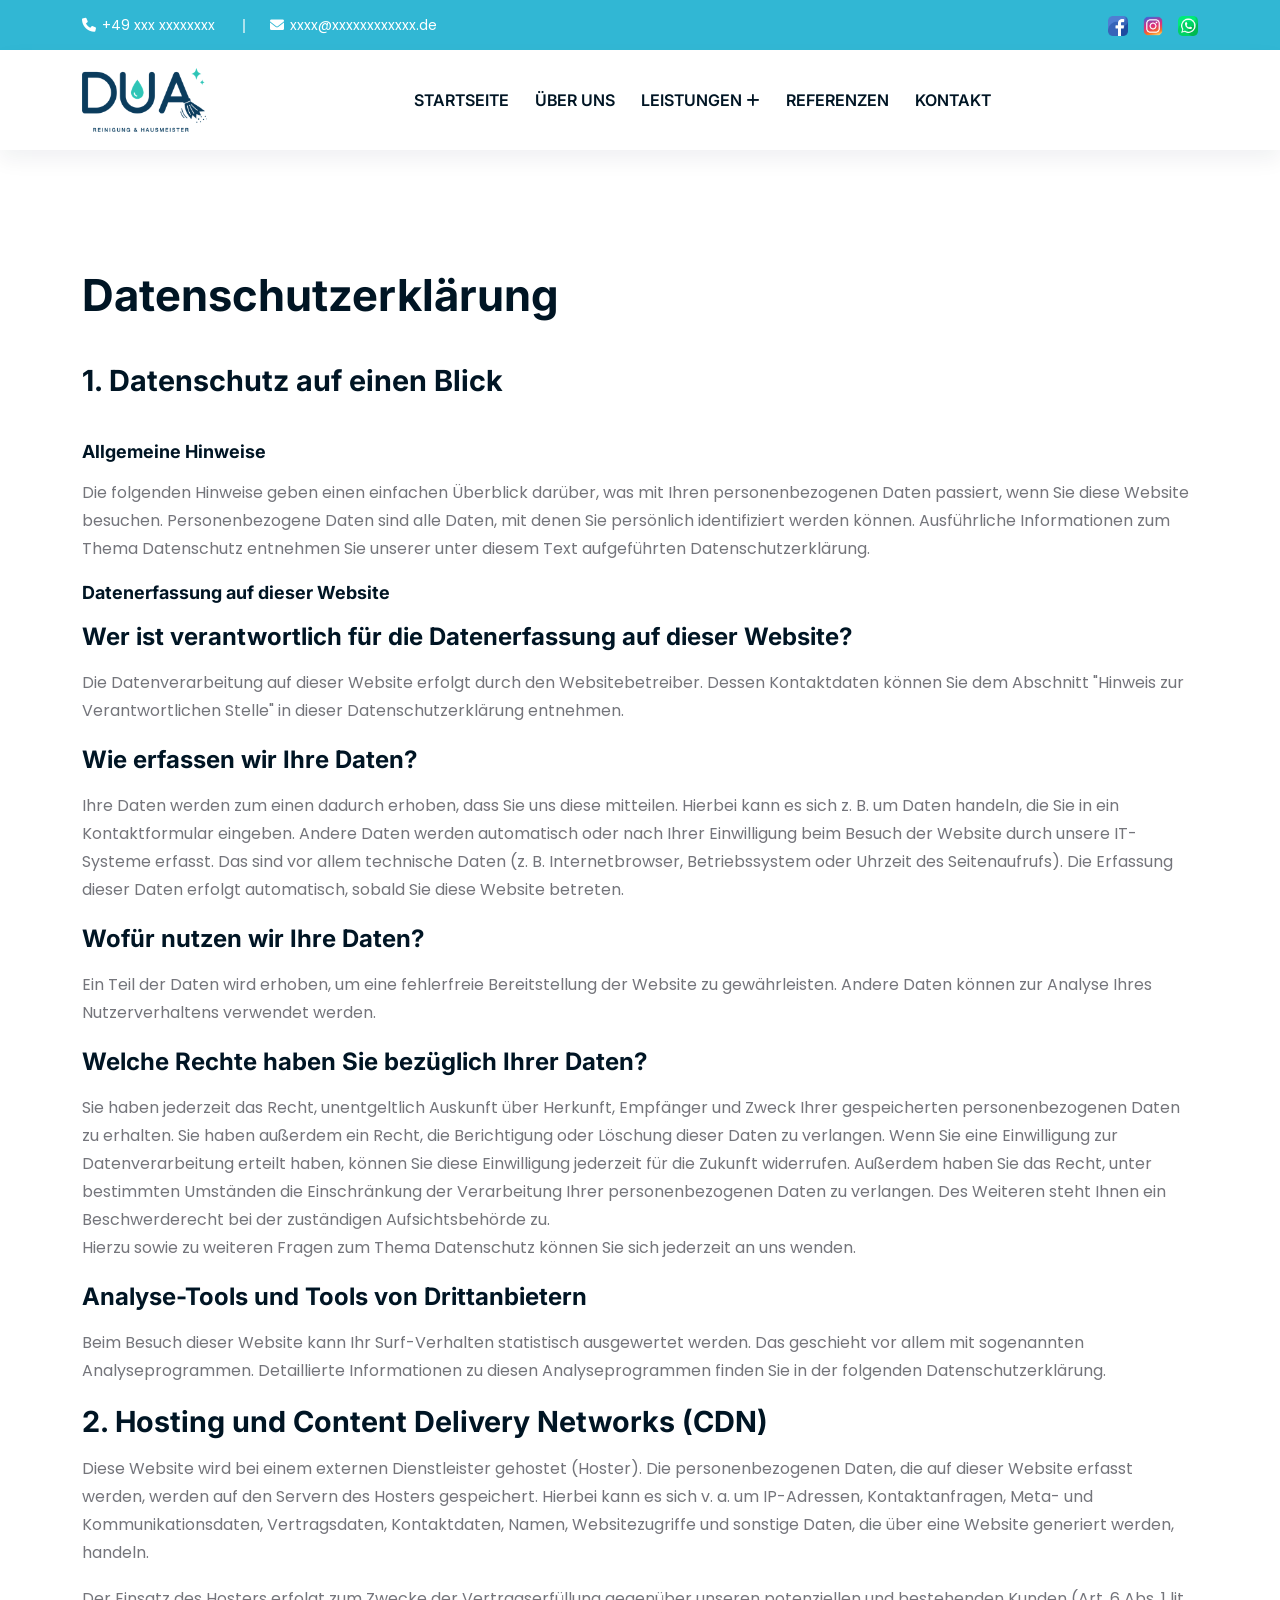
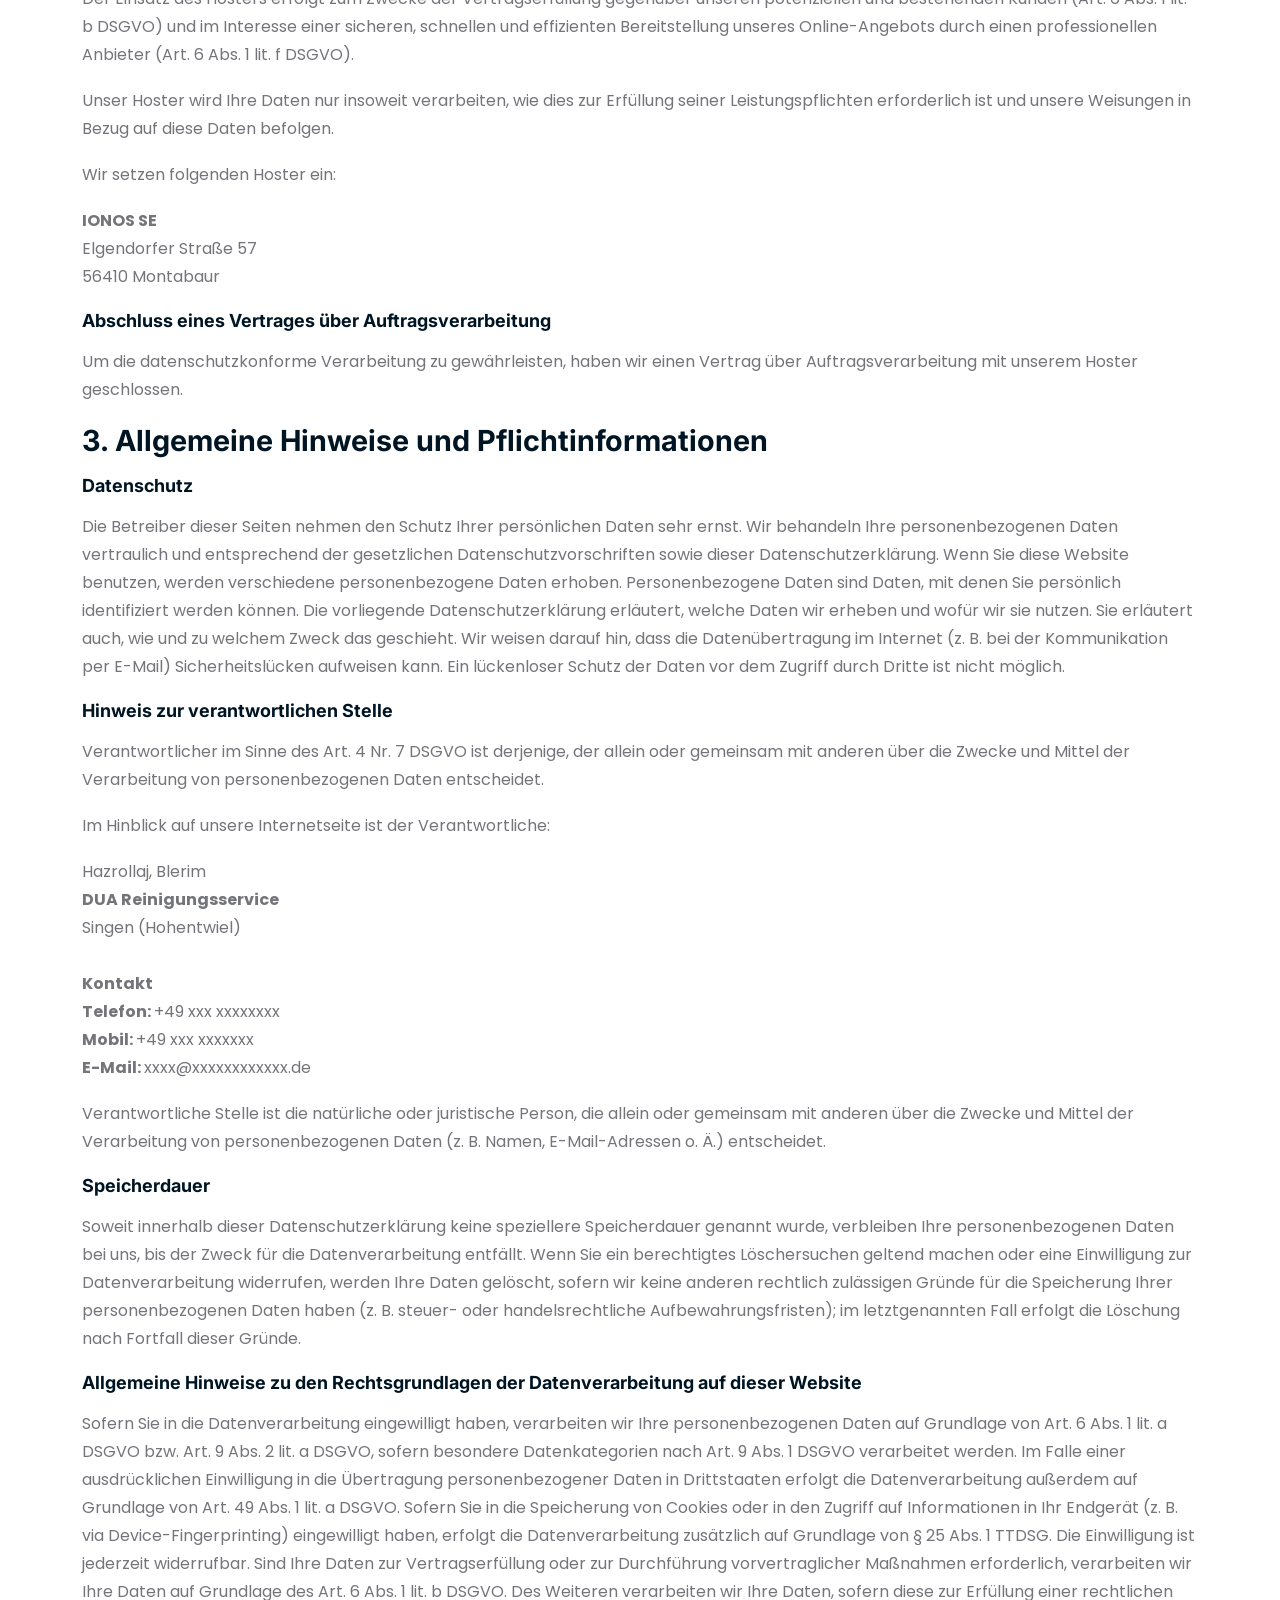
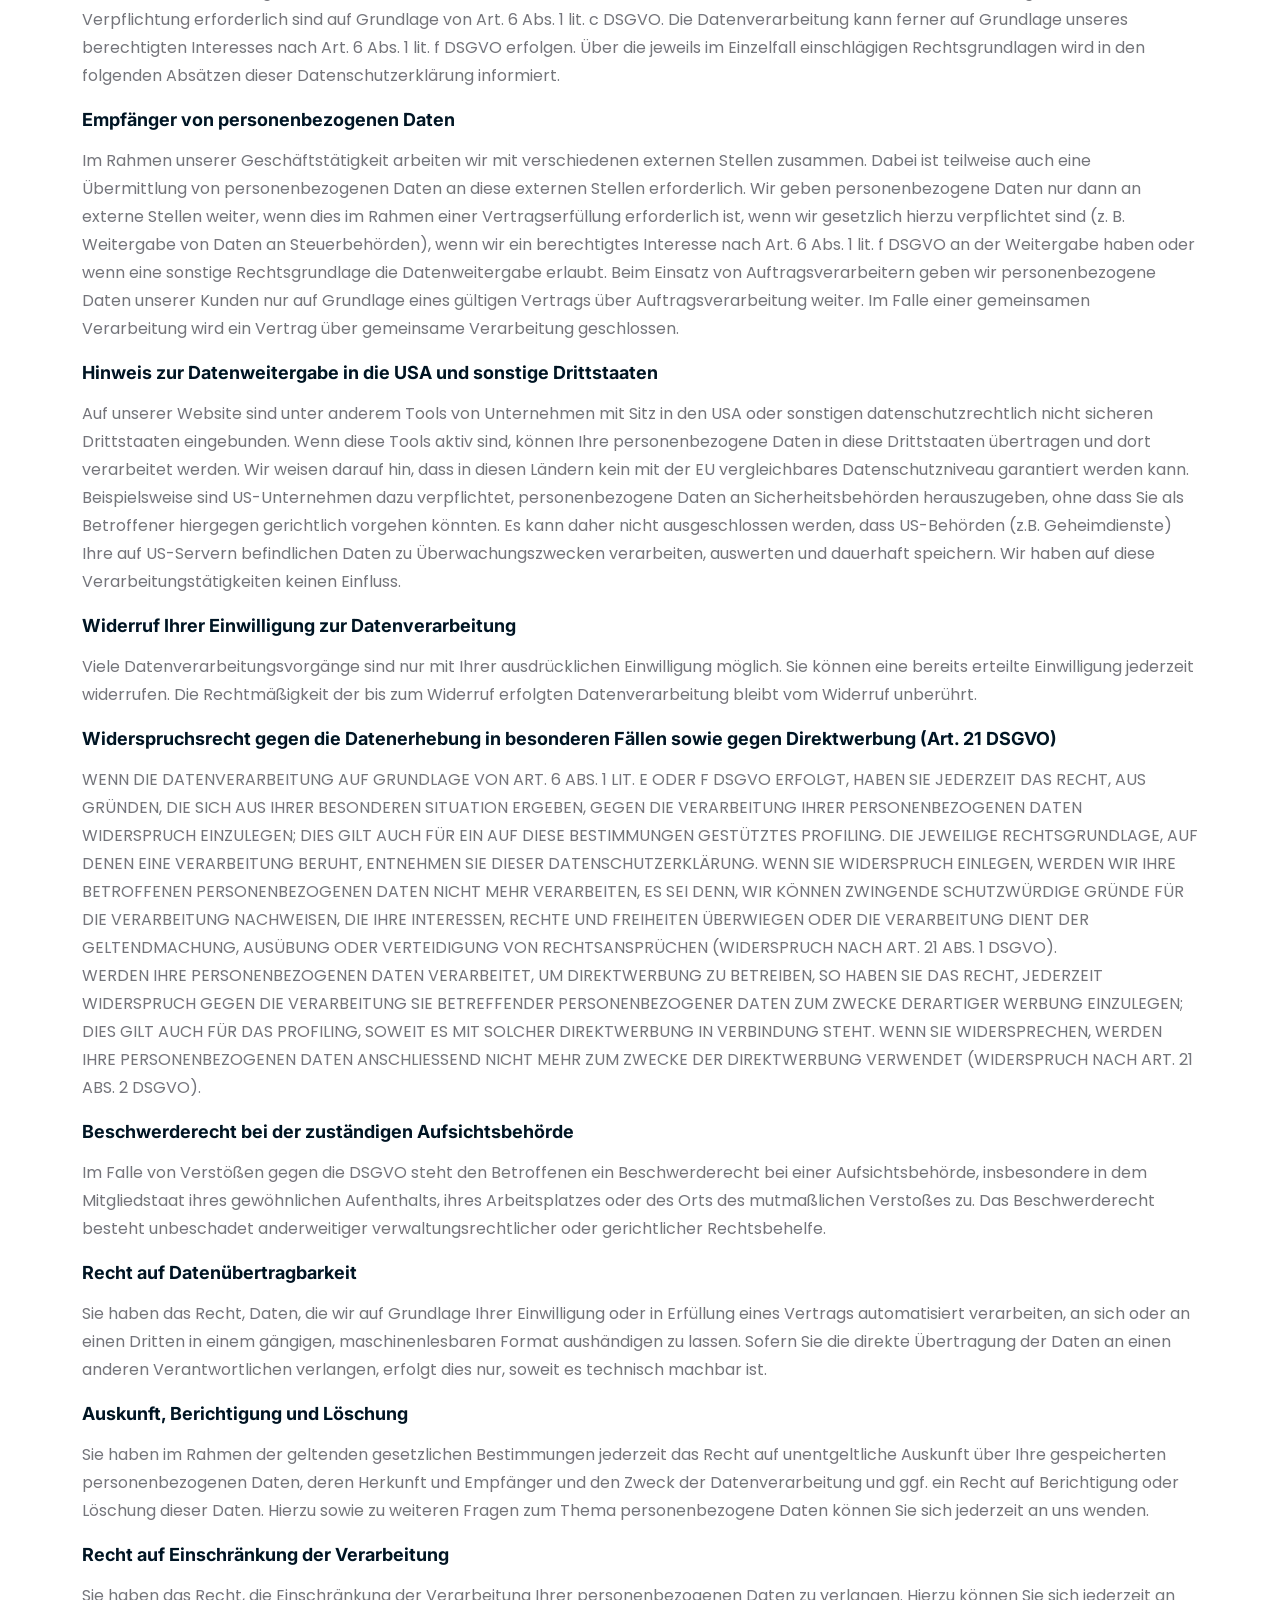
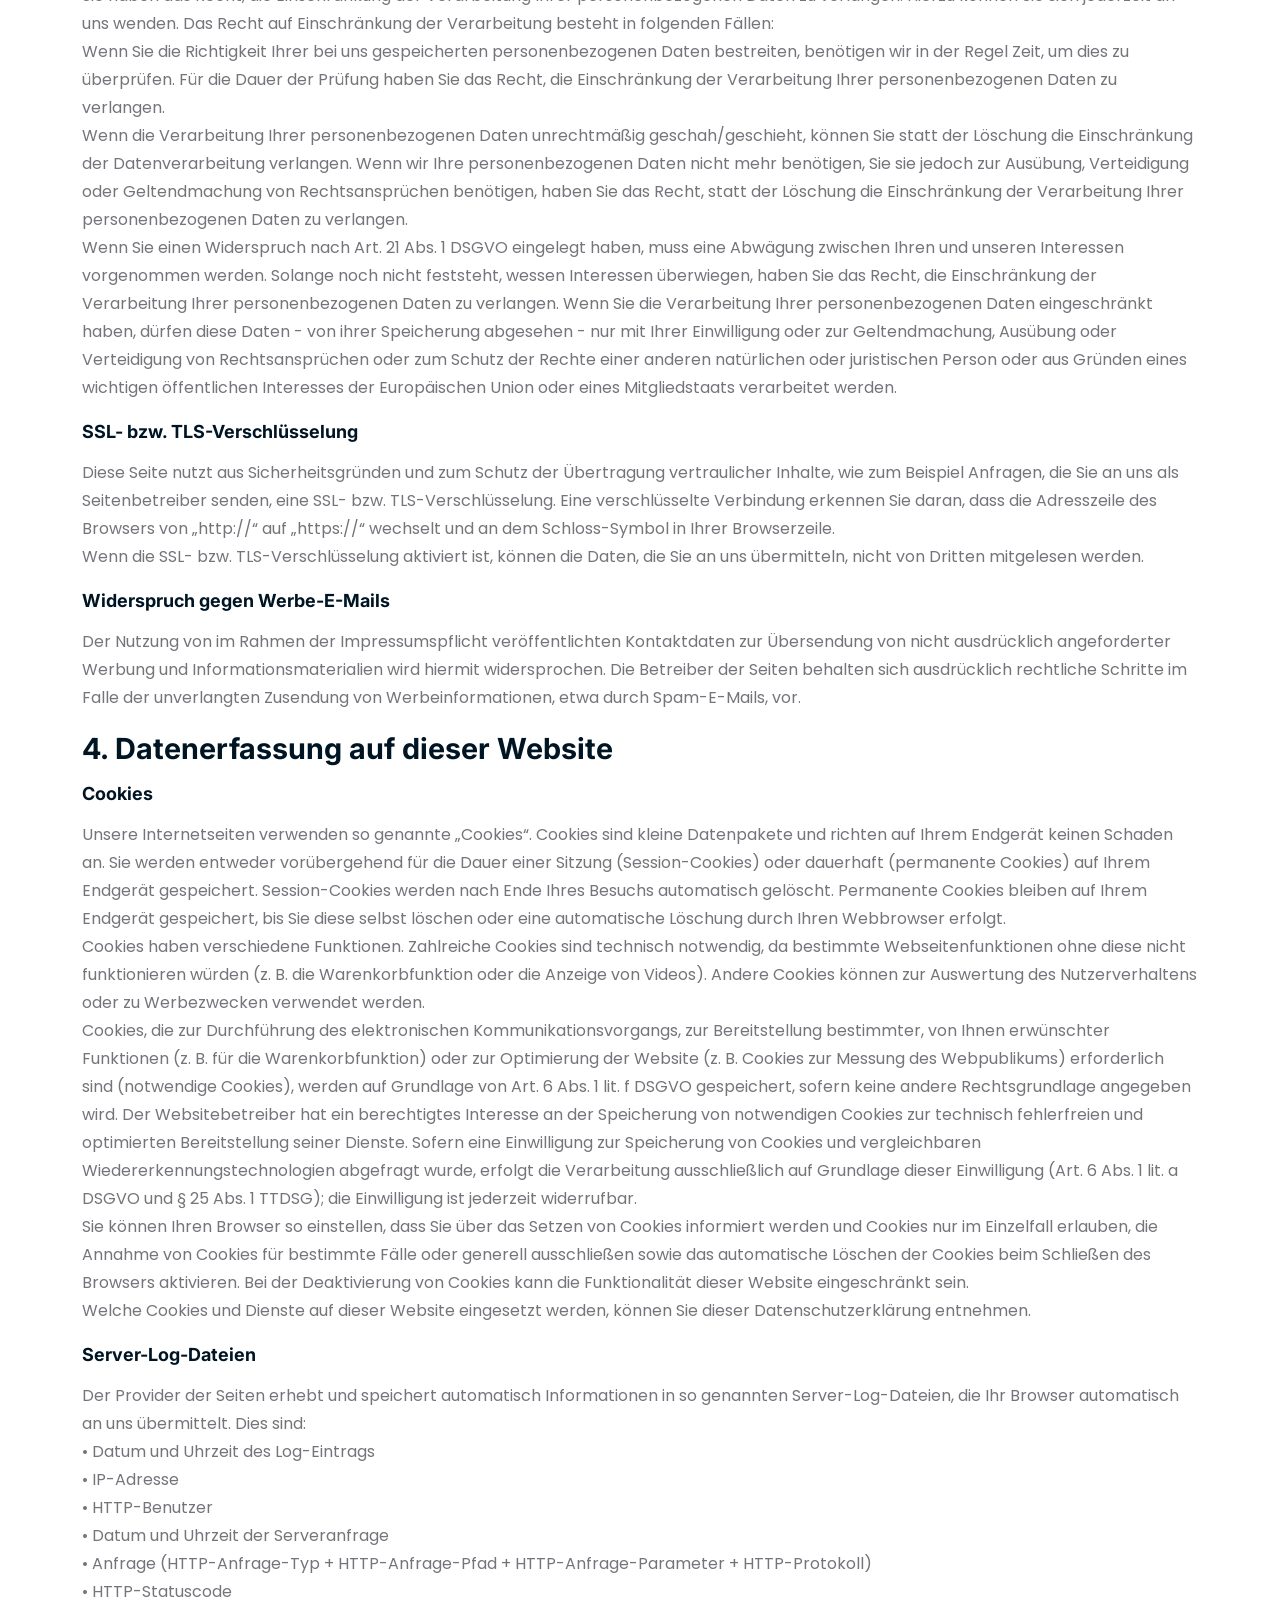
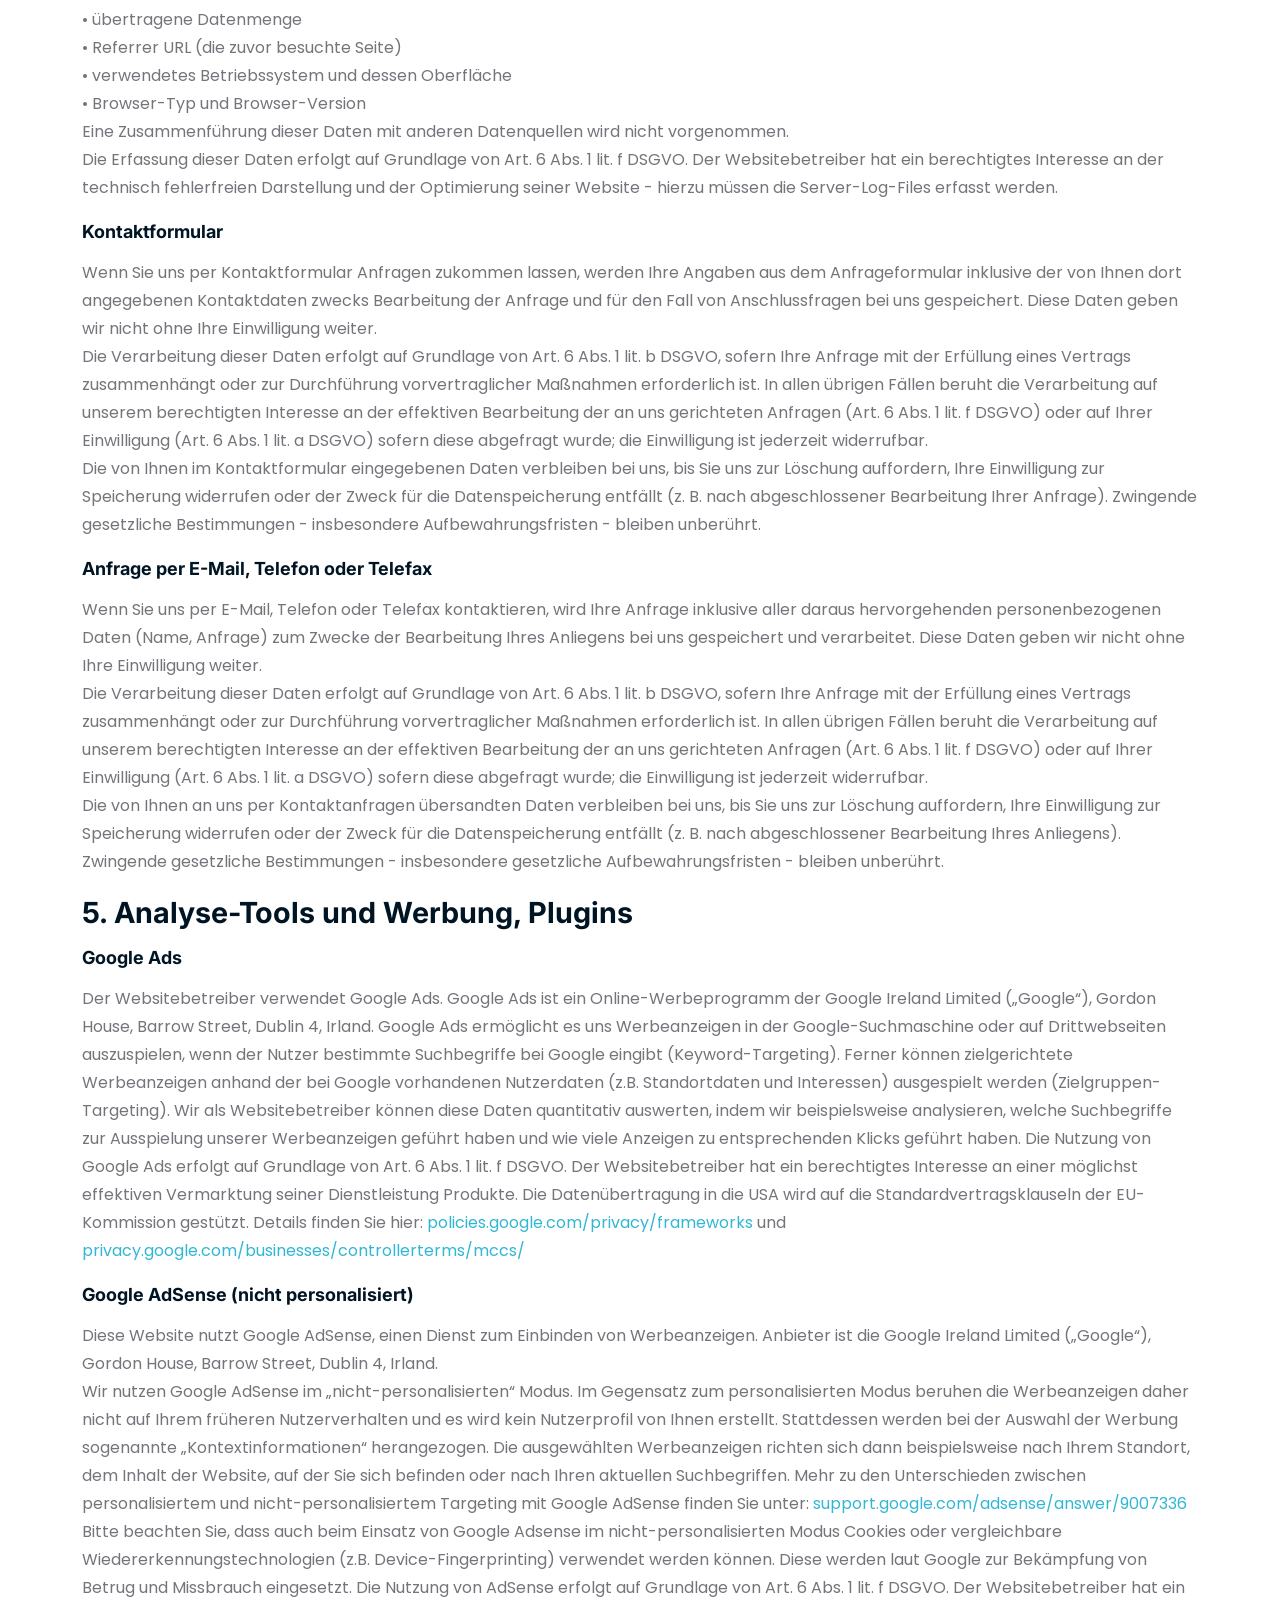
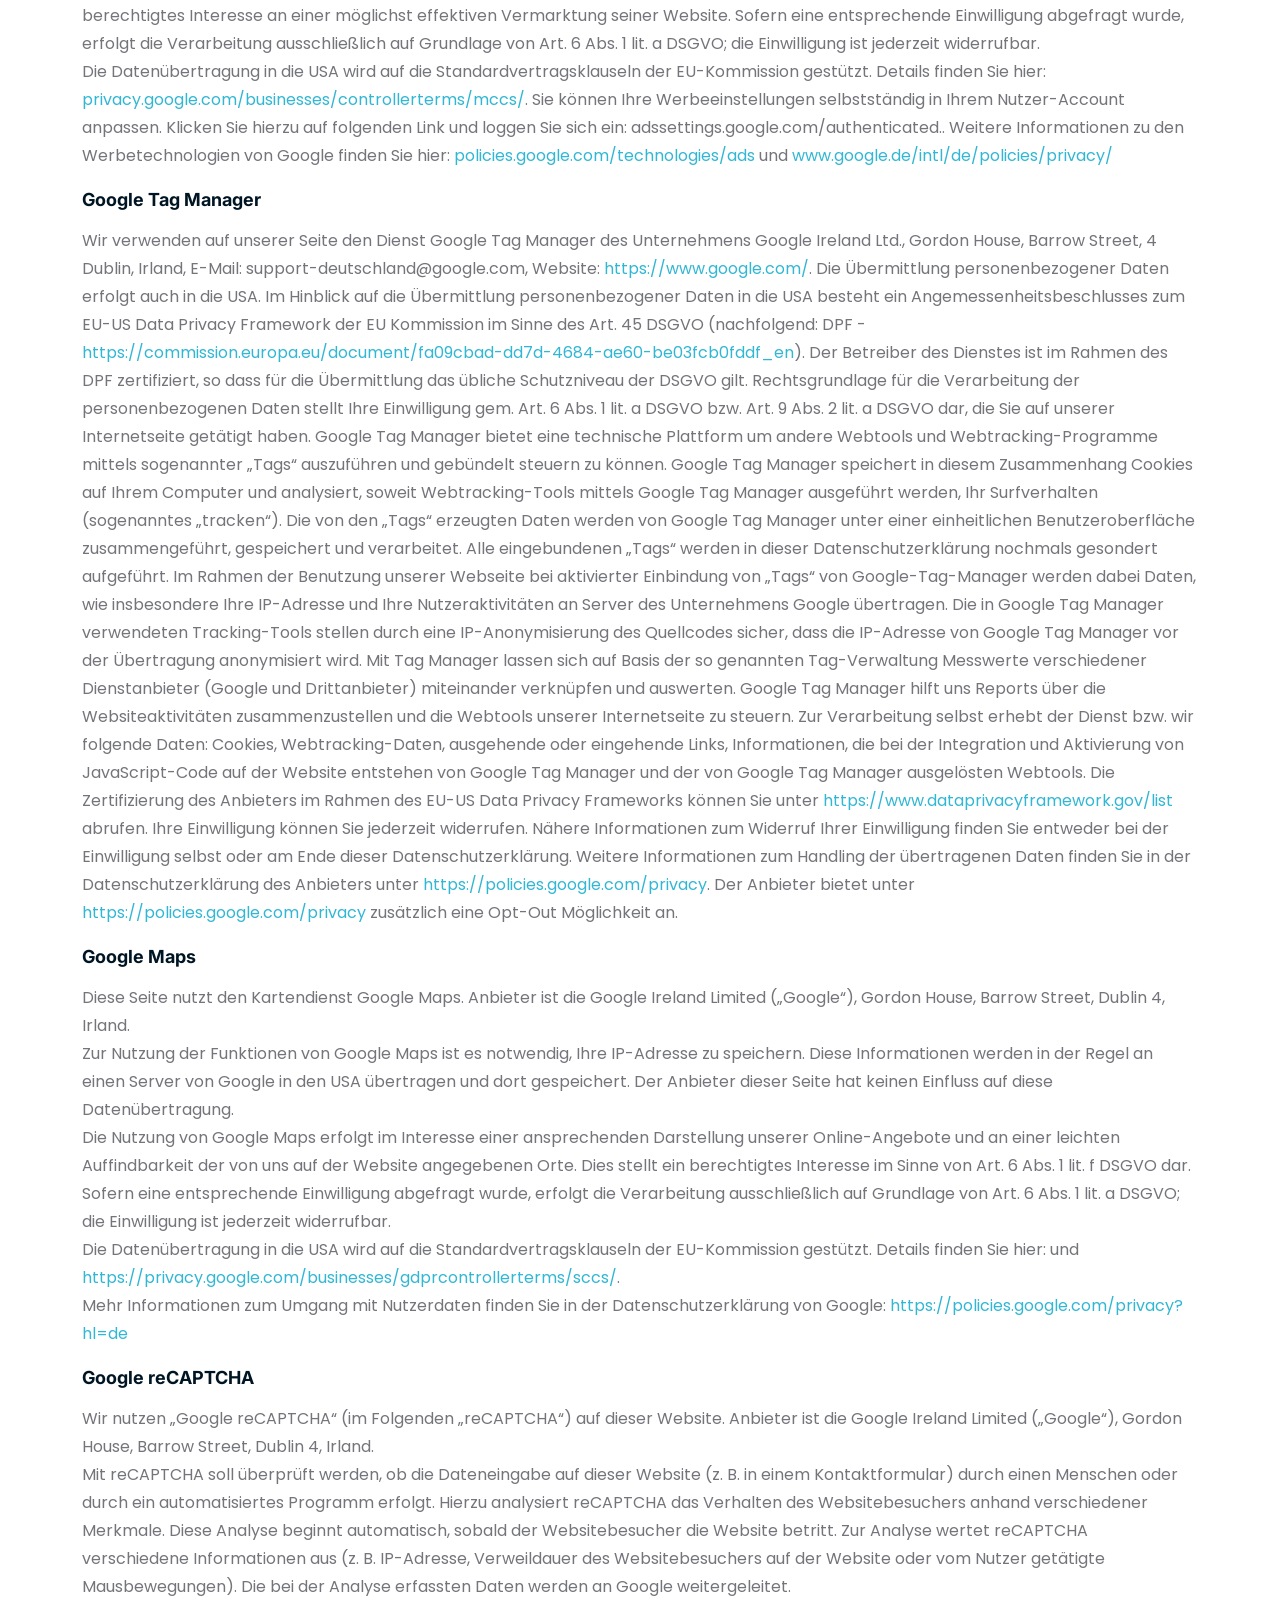
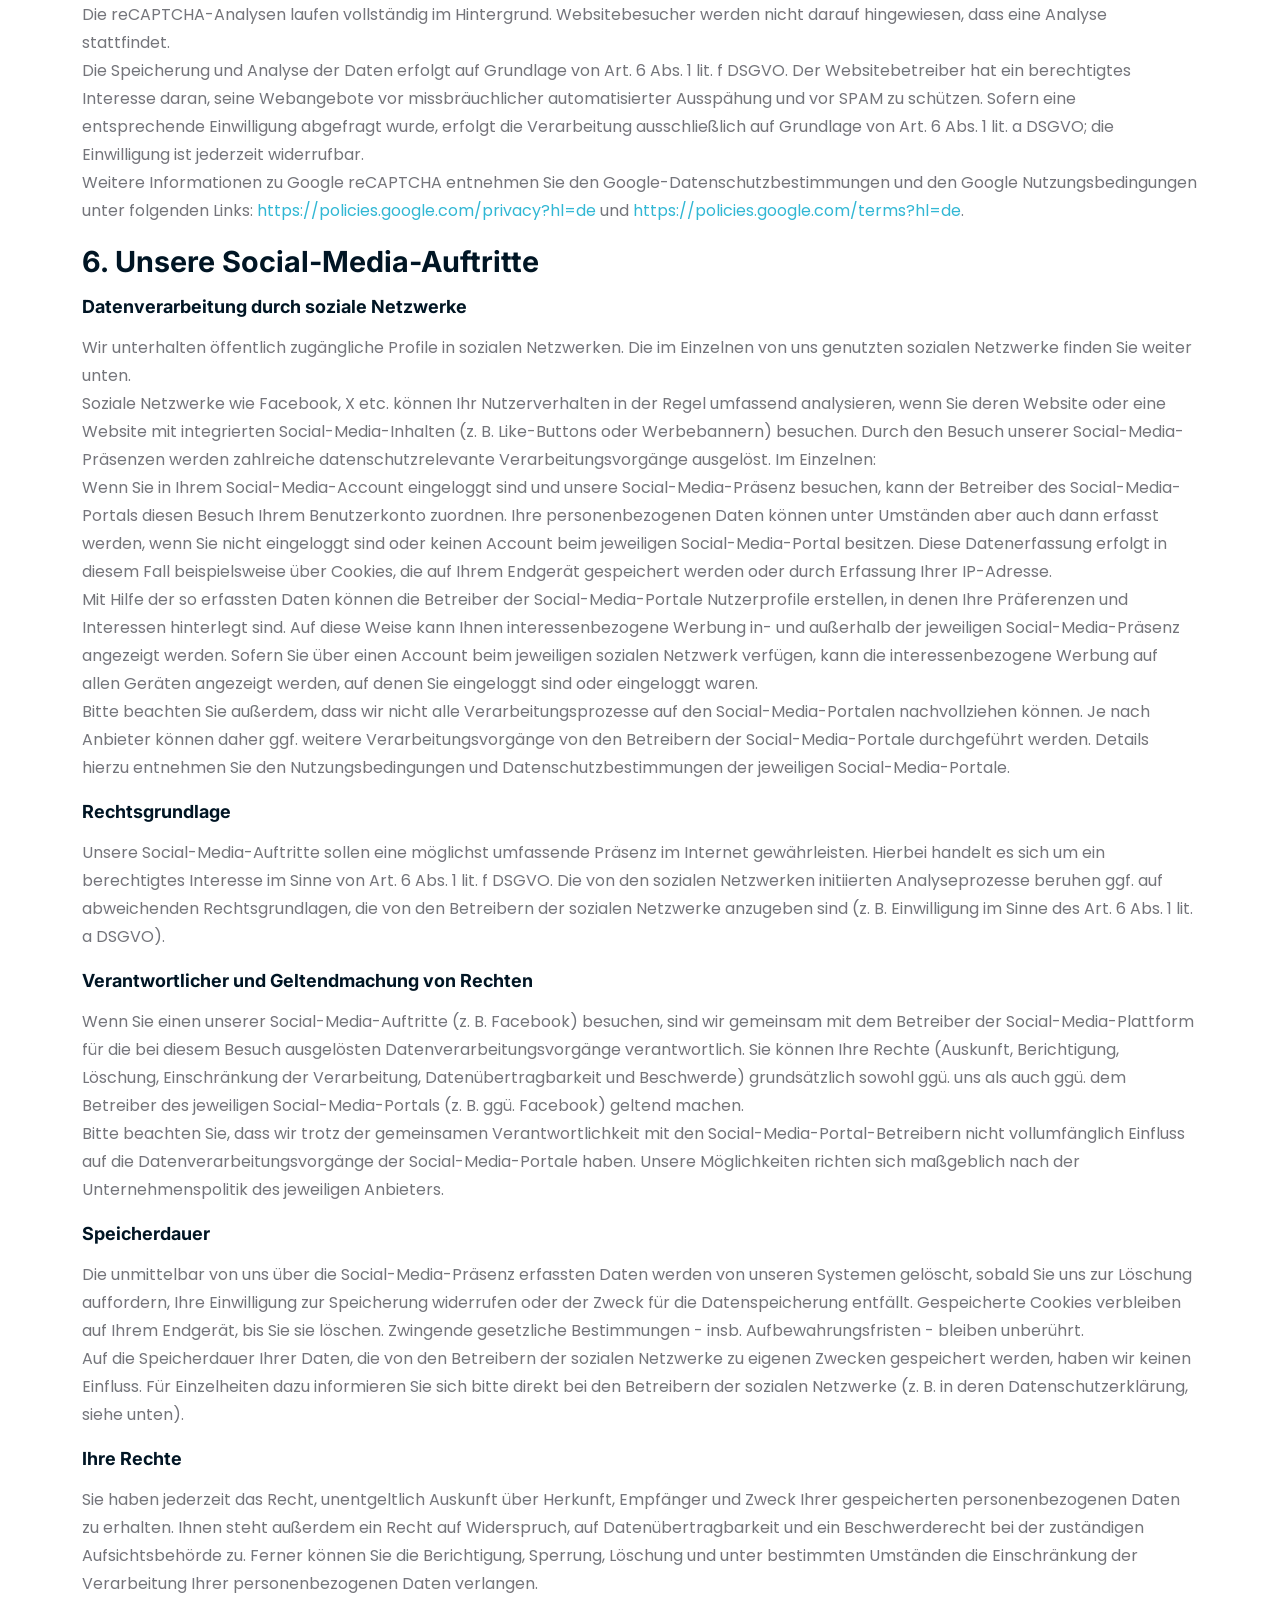
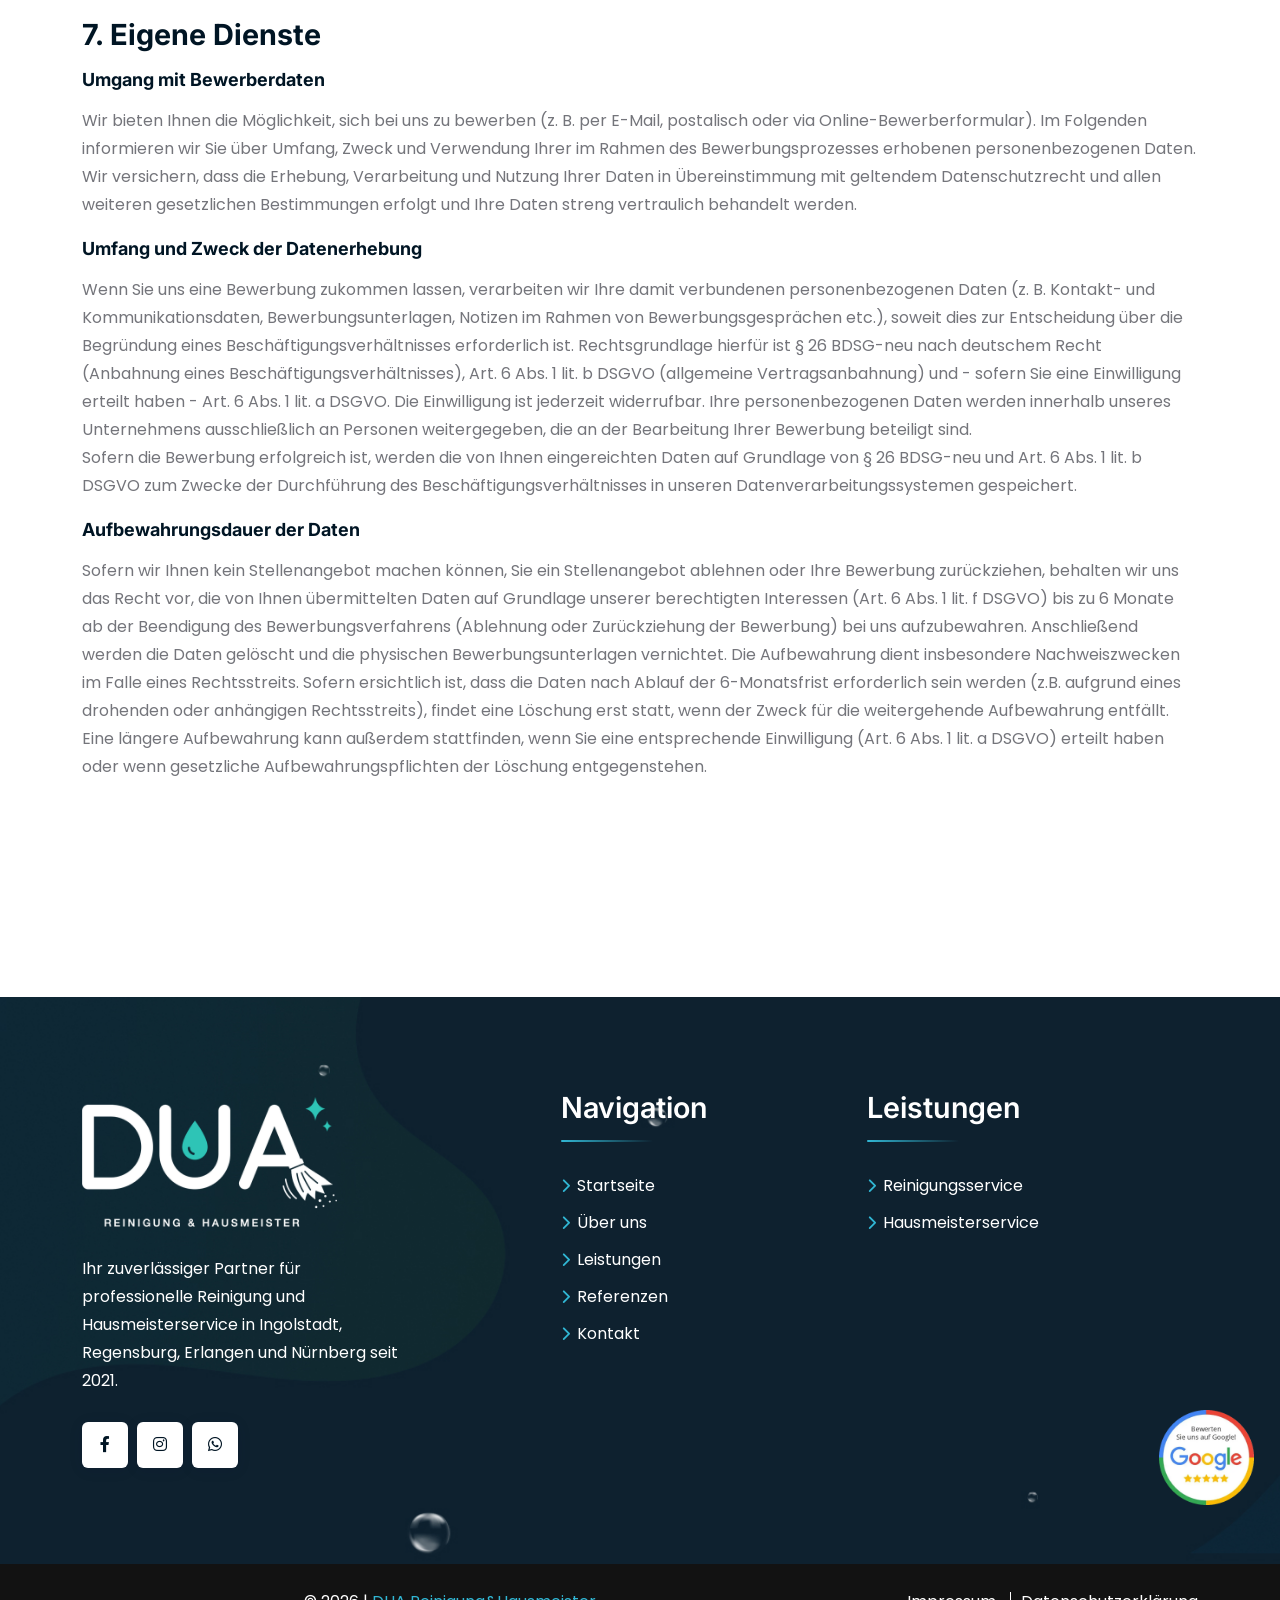
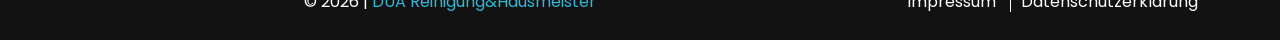
<file: datenschutzerklaerung.html>
<!DOCTYPE html>
<html lang="de-DE"><head><title>DUA Reinigungsservice | Datenschutzerklärung</title><meta name="description" content="Datenschutzerklärung von DUA Reinigungsservice – Informationen zum Datenschutz, Datenverarbeitung und Ihre Rechte beim Reinigungs- und Hausmeisterservice in Bayern."><meta name="keywords" content="Datenschutzerklärung, Datenschutz, DUA Reinigungsservice, Reinigungsservice, Hausmeisterservice, Datenverarbeitung, Bayern, Ingolstadt, Regensburg, Nürnberg, Erlangen"><link rel="canonical" href="datenschutzerklaerung.html"><meta charset="utf-8"><script>(function (w, d, s, l, i) {
        w[l] = w[l] || [];
        w[l].push({ "gtm.start": new Date().getTime(), event: "gtm.js" });
        var f = d.getElementsByTagName(s)[0],
          j = d.createElement(s),
          dl = l != "dataLayer" ? "&l=" + l : "";
        j.async = true;
        j.src = "https://www.googletagmanager.com/gtm.js?id=" + i + dl;
        f.parentNode.insertBefore(j, f);
      })(window, document, "script", "dataLayer", "GTM-NFHCHBJR");</script><meta http-equiv="X-UA-Compatible" content="IE=edge"><meta name="viewport" content="width=device-width,initial-scale=1,maximum-scale=5,user-scalable=yes"><meta name="author" content="AlbiSoft GmbH"><meta property="og:image" content="logo_social.jpg"><meta property="og:image:width" content="1200"><meta property="og:image:height" content="630"><meta property="og:image:alt" content="DUA Reinigungsservice"><meta property="og:site_name" content="DUA Reinigungsservice"><meta property="og:title" content="DUA Reinigungsservice"><meta property="og:url" content=""><meta name="publisher" content="AlbiSoft GmbH"><meta property="og:type" content="website"><meta property="og:locale" content="de_DE"><meta name="robots" content="index, follow"><link href="favicon.ico" rel="icon"><link rel="preload" as="image" href="assets/img/hero/hero_bg_1_1.webp" imagesrcset="assets/img/hero/hero_bg_1_1.webp" fetchpriority="high"><link href="assets/css/bootstrap.min.css" rel="stylesheet"><link href="assets/css/fontawesome.min.css" rel="stylesheet"><link href="assets/css/magnific-popup.min.css" rel="stylesheet"><link href="assets/css/swiper-bundle.min.css" rel="stylesheet"><link href="assets/css/jquery.datetimepicker.min.css" rel="stylesheet"><link href="assets/css/style.min.css" rel="stylesheet"><link href="assets/css/custom.min.css" rel="stylesheet"><link href="assets/css/app.min.css" rel="stylesheet"><link href="assets/css/aos.min.css" rel="stylesheet"><link rel="stylesheet" href="assets/vendor/glightbox/glightbox.min.css"><style id="__hegart_edits"></style></head><body class="policy-body"><noscript><iframe src="https://www.googletagmanager.com/ns.html?id=GTM-NFHCHBJR" height="0" width="0" style="display: none; visibility: hidden"></iframe></noscript><div class="preloader"><div class="preloader-inner"><div><img src="assets/img/logo.png" title="Lader" alt="loader"></div></div></div><div class="sidemenu-wrapper sidemenu-cart"><div class="sidemenu-content"><button class="closeButton sideMenuCls"><i class="far fa-times"></i></button></div></div><div class="popup-search-box d-none d-lg-block"><button class="searchClose"><i class="fal fa-times"></i></button><form action="#"><input> <button type="submit"><i class="fal fa-search"></i></button></form></div><div class="th-menu-wrapper"><div class="th-menu-area text-center"><button class="th-menu-toggle"><i class="fal fa-times"></i></button><div class="mobile-logo"><a href="index.html"><img src="assets/img/logo.png" alt="logo"></a></div><div class="th-mobile-menu"><ul><li><a href="index.html" title="Startseite">Startseite</a></li><li><a href="ueberuns.html" title="Über uns">Über uns</a></li><li class="menu-item-has-children"><a href="leistungen.html" title="Leistungen">Leistungen</a><ul class="sub-menu"><li><a href="reinigungsservice.html" title="Reinigungsservice">Reinigungsservice</a></li><li><a href="hausmeisterservice.html" title="Hausmeisterservice">Hausmeisterservice</a></li></ul></li><li><a href="referenzen.html" title="Referenzen">Referenzen</a></li><li><a href="kontakt.html" title="Kontakt">Kontakt</a></li></ul></div></div></div><header class="th-header header-layout1"><div class="header-top"><div class="container"><div class="row justify-content-center justify-content-lg-between align-items-center gy-2"><div class="col-auto d-none d-lg-block"><div class="header-links"><ul><li class="d-none d-sm-inline-block"><i class="fas fa-phone"></i><a href="tel:+49xxxxxxxxxxx">+49 xxx xxxxxxxx</a></li><li class="d-none d-sm-inline-block"><i class="fas fa-envelope"></i><a href="mailto:xxxx@xxxxxxxxxxxx.de">xxxx@xxxxxxxxxxxx.de</a></li></ul></div></div><div class="col-auto"><div class="header-links"><ul><li><div class="social-links"><a href="https://www.facebook.com/p/Dua-Reinigungsservice-100070671917446/" title="Facebook" target="_blank"><img src="assets/img/icon/facebook.png" alt="facebook"></a><a href="https://www.instagram.com/duareinigungsservice/" title="Instagram" target="_blank"><img src="assets/img/icon/instagram.png" alt="instagram"></a><a href="https://wa.me/49xxxxxxxxxx" title="WhatsApp" target="_blank" rel="noopener noreferrer"><img src="assets/img/icon/whatsapp.png" alt="whatsapp"></a></div></li></ul></div></div></div></div></div><div class="sticky-wrapper"><div class="menu-area"><div class="container"><div class="row align-items-center justify-content-between"><div class="col-auto"><div class="header-logo"><a href="index.html" title="Startseite"><img src="assets/img/logo.png" title="Startseite" alt="logo"></a></div></div><div class="col-auto d-none d-lg-inline-block"><nav class="main-menu d-none d-lg-inline-block"><ul><li><a href="index.html" title="Startseite">Startseite</a></li><li><a href="ueberuns.html" title="Über uns">Über uns</a></li><li class="menu-item-has-children"><a href="leistungen.html" title="Leistungen">Leistungen</a><ul class="sub-menu"><li><a href="reinigungsservice.html" title="Reinigungsservice">Reinigungsservice</a></li><li><a href="hausmeisterservice.html" title="Hausmeisterservice">Hausmeisterservice</a></li></ul></li><li><a href="referenzen.html" title="Referenzen">Referenzen</a></li><li><a href="kontakt.html" title="Kontakt">Kontakt</a></li></ul></nav></div><div class="col-auto"><div class="header-button"><a class="th-btn" href="kontakt.html" title="Kontaktaufnahme">Kontaktaufnahme<i class="fas fa-arrow-up-right ms-2"></i></a> <button class="th-menu-toggle d-block d-lg-none" type="button"><i class="far fa-bars"></i></button></div></div></div></div></div></div></header><section class="overflow-hidden space" id="service-sec"><div class="container"><div class="col-md-12"><h1>Datenschutzerklärung</h1><br><h3>1. Datenschutz auf einen Blick</h3><br><h4>Allgemeine Hinweise</h4><p>Die folgenden Hinweise geben einen einfachen Überblick darüber, was mit Ihren personenbezogenen Daten passiert, wenn Sie diese Website besuchen. Personenbezogene Daten sind alle Daten, mit denen Sie persönlich identifiziert werden können. Ausführliche Informationen zum Thema Datenschutz entnehmen Sie unserer unter diesem Text aufgeführten Datenschutzerklärung.</p><h4>Datenerfassung auf dieser Website</h4><h5>Wer ist verantwortlich für die Datenerfassung auf dieser Website?</h5><p>Die Datenverarbeitung auf dieser Website erfolgt durch den Websitebetreiber. Dessen Kontaktdaten können Sie dem Abschnitt "Hinweis zur Verantwortlichen Stelle" in dieser Datenschutzerklärung entnehmen.</p><h5>Wie erfassen wir Ihre Daten?</h5><p>Ihre Daten werden zum einen dadurch erhoben, dass Sie uns diese mitteilen. Hierbei kann es sich z. B. um Daten handeln, die Sie in ein Kontaktformular eingeben. Andere Daten werden automatisch oder nach Ihrer Einwilligung beim Besuch der Website durch unsere IT-Systeme erfasst. Das sind vor allem technische Daten (z. B. Internetbrowser, Betriebssystem oder Uhrzeit des Seitenaufrufs). Die Erfassung dieser Daten erfolgt automatisch, sobald Sie diese Website betreten.</p><h5>Wofür nutzen wir Ihre Daten?</h5><p>Ein Teil der Daten wird erhoben, um eine fehlerfreie Bereitstellung der Website zu gewährleisten. Andere Daten können zur Analyse Ihres Nutzerverhaltens verwendet werden.</p><h5>Welche Rechte haben Sie bezüglich Ihrer Daten?</h5><p>Sie haben jederzeit das Recht, unentgeltlich Auskunft über Herkunft, Empfänger und Zweck Ihrer gespeicherten personenbezogenen Daten zu erhalten. Sie haben außerdem ein Recht, die Berichtigung oder Löschung dieser Daten zu verlangen. Wenn Sie eine Einwilligung zur Datenverarbeitung erteilt haben, können Sie diese Einwilligung jederzeit für die Zukunft widerrufen. Außerdem haben Sie das Recht, unter bestimmten Umständen die Einschränkung der Verarbeitung Ihrer personenbezogenen Daten zu verlangen. Des Weiteren steht Ihnen ein Beschwerderecht bei der zuständigen Aufsichtsbehörde zu.<br>Hierzu sowie zu weiteren Fragen zum Thema Datenschutz können Sie sich jederzeit an uns wenden.</p><h5>Analyse-Tools und Tools von Drittanbietern</h5><p>Beim Besuch dieser Website kann Ihr Surf-Verhalten statistisch ausgewertet werden. Das geschieht vor allem mit sogenannten Analyseprogrammen. Detaillierte Informationen zu diesen Analyseprogrammen finden Sie in der folgenden Datenschutzerklärung.</p><h3>2. Hosting und Content Delivery Networks (CDN)</h3><p>Diese Website wird bei einem externen Dienstleister gehostet (Hoster). Die personenbezogenen Daten, die auf dieser Website erfasst werden, werden auf den Servern des Hosters gespeichert. Hierbei kann es sich v. a. um IP-Adressen, Kontaktanfragen, Meta- und Kommunikationsdaten, Vertragsdaten, Kontaktdaten, Namen, Websitezugriffe und sonstige Daten, die über eine Website generiert werden, handeln.</p><p>Der Einsatz des Hosters erfolgt zum Zwecke der Vertragserfüllung gegenüber unseren potenziellen und bestehenden Kunden (Art. 6 Abs. 1 lit. b DSGVO) und im Interesse einer sicheren, schnellen und effizienten Bereitstellung unseres Online-Angebots durch einen professionellen Anbieter (Art. 6 Abs. 1 lit. f DSGVO).</p><p>Unser Hoster wird Ihre Daten nur insoweit verarbeiten, wie dies zur Erfüllung seiner Leistungspflichten erforderlich ist und unsere Weisungen in Bezug auf diese Daten befolgen.</p><p>Wir setzen folgenden Hoster ein:</p><p><b>IONOS SE</b><br>Elgendorfer Straße 57<br>56410 Montabaur</p><h4>Abschluss eines Vertrages über Auftragsverarbeitung</h4><p>Um die datenschutzkonforme Verarbeitung zu gewährleisten, haben wir einen Vertrag über Auftragsverarbeitung mit unserem Hoster geschlossen.</p><h3>3. Allgemeine Hinweise und Pflichtinformationen</h3><h4>Datenschutz</h4><p>Die Betreiber dieser Seiten nehmen den Schutz Ihrer persönlichen Daten sehr ernst. Wir behandeln Ihre personenbezogenen Daten vertraulich und entsprechend der gesetzlichen Datenschutzvorschriften sowie dieser Datenschutzerklärung. Wenn Sie diese Website benutzen, werden verschiedene personenbezogene Daten erhoben. Personenbezogene Daten sind Daten, mit denen Sie persönlich identifiziert werden können. Die vorliegende Datenschutzerklärung erläutert, welche Daten wir erheben und wofür wir sie nutzen. Sie erläutert auch, wie und zu welchem Zweck das geschieht. Wir weisen darauf hin, dass die Datenübertragung im Internet (z. B. bei der Kommunikation per E-Mail) Sicherheitslücken aufweisen kann. Ein lückenloser Schutz der Daten vor dem Zugriff durch Dritte ist nicht möglich.</p><h4>Hinweis zur verantwortlichen Stelle</h4><p>Verantwortlicher im Sinne des Art. 4 Nr. 7 DSGVO ist derjenige, der allein oder gemeinsam mit anderen über die Zwecke und Mittel der Verarbeitung von personenbezogenen Daten entscheidet.</p><p>Im Hinblick auf unsere Internetseite ist der Verantwortliche:</p><p>Hazrollaj, Blerim<br><b>DUA Reinigungsservice</b><br>Singen (Hohentwiel)<br><br><b>Kontakt</b><br><b>Telefon: </b><span>+49 xxx xxxxxxxx</span><br><b>Mobil: </b><span>+49 xxx xxxxxxx</span><br><b>E-Mail: </b><span>xxxx@xxxxxxxxxxxx.de</span></p><p>Verantwortliche Stelle ist die natürliche oder juristische Person, die allein oder gemeinsam mit anderen über die Zwecke und Mittel der Verarbeitung von personenbezogenen Daten (z. B. Namen, E-Mail-Adressen o. Ä.) entscheidet.</p><h4>Speicherdauer</h4><p>Soweit innerhalb dieser Datenschutzerklärung keine speziellere Speicherdauer genannt wurde, verbleiben Ihre personenbezogenen Daten bei uns, bis der Zweck für die Datenverarbeitung entfällt. Wenn Sie ein berechtigtes Löschersuchen geltend machen oder eine Einwilligung zur Datenverarbeitung widerrufen, werden Ihre Daten gelöscht, sofern wir keine anderen rechtlich zulässigen Gründe für die Speicherung Ihrer personenbezogenen Daten haben (z. B. steuer- oder handelsrechtliche Aufbewahrungsfristen); im letztgenannten Fall erfolgt die Löschung nach Fortfall dieser Gründe.</p><h4>Allgemeine Hinweise zu den Rechtsgrundlagen der Datenverarbeitung auf dieser Website</h4><p>Sofern Sie in die Datenverarbeitung eingewilligt haben, verarbeiten wir Ihre personenbezogenen Daten auf Grundlage von Art. 6 Abs. 1 lit. a DSGVO bzw. Art. 9 Abs. 2 lit. a DSGVO, sofern besondere Datenkategorien nach Art. 9 Abs. 1 DSGVO verarbeitet werden. Im Falle einer ausdrücklichen Einwilligung in die Übertragung personenbezogener Daten in Drittstaaten erfolgt die Datenverarbeitung außerdem auf Grundlage von Art. 49 Abs. 1 lit. a DSGVO. Sofern Sie in die Speicherung von Cookies oder in den Zugriff auf Informationen in Ihr Endgerät (z. B. via Device-Fingerprinting) eingewilligt haben, erfolgt die Datenverarbeitung zusätzlich auf Grundlage von § 25 Abs. 1 TTDSG. Die Einwilligung ist jederzeit widerrufbar. Sind Ihre Daten zur Vertragserfüllung oder zur Durchführung vorvertraglicher Maßnahmen erforderlich, verarbeiten wir Ihre Daten auf Grundlage des Art. 6 Abs. 1 lit. b DSGVO. Des Weiteren verarbeiten wir Ihre Daten, sofern diese zur Erfüllung einer rechtlichen Verpflichtung erforderlich sind auf Grundlage von Art. 6 Abs. 1 lit. c DSGVO. Die Datenverarbeitung kann ferner auf Grundlage unseres berechtigten Interesses nach Art. 6 Abs. 1 lit. f DSGVO erfolgen. Über die jeweils im Einzelfall einschlägigen Rechtsgrundlagen wird in den folgenden Absätzen dieser Datenschutzerklärung informiert.</p><h4>Empfänger von personenbezogenen Daten</h4><p>Im Rahmen unserer Geschäftstätigkeit arbeiten wir mit verschiedenen externen Stellen zusammen. Dabei ist teilweise auch eine Übermittlung von personenbezogenen Daten an diese externen Stellen erforderlich. Wir geben personenbezogene Daten nur dann an externe Stellen weiter, wenn dies im Rahmen einer Vertragserfüllung erforderlich ist, wenn wir gesetzlich hierzu verpflichtet sind (z. B. Weitergabe von Daten an Steuerbehörden), wenn wir ein berechtigtes Interesse nach Art. 6 Abs. 1 lit. f DSGVO an der Weitergabe haben oder wenn eine sonstige Rechtsgrundlage die Datenweitergabe erlaubt. Beim Einsatz von Auftragsverarbeitern geben wir personenbezogene Daten unserer Kunden nur auf Grundlage eines gültigen Vertrags über Auftragsverarbeitung weiter. Im Falle einer gemeinsamen Verarbeitung wird ein Vertrag über gemeinsame Verarbeitung geschlossen.</p><h4>Hinweis zur Datenweitergabe in die USA und sonstige Drittstaaten</h4><p>Auf unserer Website sind unter anderem Tools von Unternehmen mit Sitz in den USA oder sonstigen datenschutzrechtlich nicht sicheren Drittstaaten eingebunden. Wenn diese Tools aktiv sind, können Ihre personenbezogene Daten in diese Drittstaaten übertragen und dort verarbeitet werden. Wir weisen darauf hin, dass in diesen Ländern kein mit der EU vergleichbares Datenschutzniveau garantiert werden kann. Beispielsweise sind US-Unternehmen dazu verpflichtet, personenbezogene Daten an Sicherheitsbehörden herauszugeben, ohne dass Sie als Betroffener hiergegen gerichtlich vorgehen könnten. Es kann daher nicht ausgeschlossen werden, dass US-Behörden (z.B. Geheimdienste) Ihre auf US-Servern befindlichen Daten zu Überwachungszwecken verarbeiten, auswerten und dauerhaft speichern. Wir haben auf diese Verarbeitungstätigkeiten keinen Einfluss.</p><h4>Widerruf Ihrer Einwilligung zur Datenverarbeitung</h4><p>Viele Datenverarbeitungsvorgänge sind nur mit Ihrer ausdrücklichen Einwilligung möglich. Sie können eine bereits erteilte Einwilligung jederzeit widerrufen. Die Rechtmäßigkeit der bis zum Widerruf erfolgten Datenverarbeitung bleibt vom Widerruf unberührt.</p><h4>Widerspruchsrecht gegen die Datenerhebung in besonderen Fällen sowie gegen Direktwerbung (Art. 21 DSGVO)</h4><p>WENN DIE DATENVERARBEITUNG AUF GRUNDLAGE VON ART. 6 ABS. 1 LIT. E ODER F DSGVO ERFOLGT, HABEN SIE JEDERZEIT DAS RECHT, AUS GRÜNDEN, DIE SICH AUS IHRER BESONDEREN SITUATION ERGEBEN, GEGEN DIE VERARBEITUNG IHRER PERSONENBEZOGENEN DATEN WIDERSPRUCH EINZULEGEN; DIES GILT AUCH FÜR EIN AUF DIESE BESTIMMUNGEN GESTÜTZTES PROFILING. DIE JEWEILIGE RECHTSGRUNDLAGE, AUF DENEN EINE VERARBEITUNG BERUHT, ENTNEHMEN SIE DIESER DATENSCHUTZERKLÄRUNG. WENN SIE WIDERSPRUCH EINLEGEN, WERDEN WIR IHRE BETROFFENEN PERSONENBEZOGENEN DATEN NICHT MEHR VERARBEITEN, ES SEI DENN, WIR KÖNNEN ZWINGENDE SCHUTZWÜRDIGE GRÜNDE FÜR DIE VERARBEITUNG NACHWEISEN, DIE IHRE INTERESSEN, RECHTE UND FREIHEITEN ÜBERWIEGEN ODER DIE VERARBEITUNG DIENT DER GELTENDMACHUNG, AUSÜBUNG ODER VERTEIDIGUNG VON RECHTSANSPRÜCHEN (WIDERSPRUCH NACH ART. 21 ABS. 1 DSGVO).<br>WERDEN IHRE PERSONENBEZOGENEN DATEN VERARBEITET, UM DIREKTWERBUNG ZU BETREIBEN, SO HABEN SIE DAS RECHT, JEDERZEIT WIDERSPRUCH GEGEN DIE VERARBEITUNG SIE BETREFFENDER PERSONENBEZOGENER DATEN ZUM ZWECKE DERARTIGER WERBUNG EINZULEGEN; DIES GILT AUCH FÜR DAS PROFILING, SOWEIT ES MIT SOLCHER DIREKTWERBUNG IN VERBINDUNG STEHT. WENN SIE WIDERSPRECHEN, WERDEN IHRE PERSONENBEZOGENEN DATEN ANSCHLIESSEND NICHT MEHR ZUM ZWECKE DER DIREKTWERBUNG VERWENDET (WIDERSPRUCH NACH ART. 21 ABS. 2 DSGVO).</p><h4>Beschwerderecht bei der zuständigen Aufsichtsbehörde</h4><p>Im Falle von Verstößen gegen die DSGVO steht den Betroffenen ein Beschwerderecht bei einer Aufsichtsbehörde, insbesondere in dem Mitgliedstaat ihres gewöhnlichen Aufenthalts, ihres Arbeitsplatzes oder des Orts des mutmaßlichen Verstoßes zu. Das Beschwerderecht besteht unbeschadet anderweitiger verwaltungsrechtlicher oder gerichtlicher Rechtsbehelfe.</p><h4>Recht auf Datenübertragbarkeit</h4><p>Sie haben das Recht, Daten, die wir auf Grundlage Ihrer Einwilligung oder in Erfüllung eines Vertrags automatisiert verarbeiten, an sich oder an einen Dritten in einem gängigen, maschinenlesbaren Format aushändigen zu lassen. Sofern Sie die direkte Übertragung der Daten an einen anderen Verantwortlichen verlangen, erfolgt dies nur, soweit es technisch machbar ist.</p><h4>Auskunft, Berichtigung und Löschung</h4><p>Sie haben im Rahmen der geltenden gesetzlichen Bestimmungen jederzeit das Recht auf unentgeltliche Auskunft über Ihre gespeicherten personenbezogenen Daten, deren Herkunft und Empfänger und den Zweck der Datenverarbeitung und ggf. ein Recht auf Berichtigung oder Löschung dieser Daten. Hierzu sowie zu weiteren Fragen zum Thema personenbezogene Daten können Sie sich jederzeit an uns wenden.</p><h4>Recht auf Einschränkung der Verarbeitung</h4><p>Sie haben das Recht, die Einschränkung der Verarbeitung Ihrer personenbezogenen Daten zu verlangen. Hierzu können Sie sich jederzeit an uns wenden. Das Recht auf Einschränkung der Verarbeitung besteht in folgenden Fällen:<br>Wenn Sie die Richtigkeit Ihrer bei uns gespeicherten personenbezogenen Daten bestreiten, benötigen wir in der Regel Zeit, um dies zu überprüfen. Für die Dauer der Prüfung haben Sie das Recht, die Einschränkung der Verarbeitung Ihrer personenbezogenen Daten zu verlangen.<br>Wenn die Verarbeitung Ihrer personenbezogenen Daten unrechtmäßig geschah/geschieht, können Sie statt der Löschung die Einschränkung der Datenverarbeitung verlangen. Wenn wir Ihre personenbezogenen Daten nicht mehr benötigen, Sie sie jedoch zur Ausübung, Verteidigung oder Geltendmachung von Rechtsansprüchen benötigen, haben Sie das Recht, statt der Löschung die Einschränkung der Verarbeitung Ihrer personenbezogenen Daten zu verlangen.<br>Wenn Sie einen Widerspruch nach Art. 21 Abs. 1 DSGVO eingelegt haben, muss eine Abwägung zwischen Ihren und unseren Interessen vorgenommen werden. Solange noch nicht feststeht, wessen Interessen überwiegen, haben Sie das Recht, die Einschränkung der Verarbeitung Ihrer personenbezogenen Daten zu verlangen. Wenn Sie die Verarbeitung Ihrer personenbezogenen Daten eingeschränkt haben, dürfen diese Daten - von ihrer Speicherung abgesehen - nur mit Ihrer Einwilligung oder zur Geltendmachung, Ausübung oder Verteidigung von Rechtsansprüchen oder zum Schutz der Rechte einer anderen natürlichen oder juristischen Person oder aus Gründen eines wichtigen öffentlichen Interesses der Europäischen Union oder eines Mitgliedstaats verarbeitet werden.</p><h4>SSL- bzw. TLS-Verschlüsselung</h4><p>Diese Seite nutzt aus Sicherheitsgründen und zum Schutz der Übertragung vertraulicher Inhalte, wie zum Beispiel Anfragen, die Sie an uns als Seitenbetreiber senden, eine SSL- bzw. TLS-Verschlüsselung. Eine verschlüsselte Verbindung erkennen Sie daran, dass die Adresszeile des Browsers von „http://“ auf „https://“ wechselt und an dem Schloss-Symbol in Ihrer Browserzeile.<br>Wenn die SSL- bzw. TLS-Verschlüsselung aktiviert ist, können die Daten, die Sie an uns übermitteln, nicht von Dritten mitgelesen werden.</p><h4>Widerspruch gegen Werbe-E-Mails</h4><p>Der Nutzung von im Rahmen der Impressumspflicht veröffentlichten Kontaktdaten zur Übersendung von nicht ausdrücklich angeforderter Werbung und Informationsmaterialien wird hiermit widersprochen. Die Betreiber der Seiten behalten sich ausdrücklich rechtliche Schritte im Falle der unverlangten Zusendung von Werbeinformationen, etwa durch Spam-E-Mails, vor.</p><h3>4. Datenerfassung auf dieser Website</h3><h4>Cookies</h4><p>Unsere Internetseiten verwenden so genannte „Cookies“. Cookies sind kleine Datenpakete und richten auf Ihrem Endgerät keinen Schaden an. Sie werden entweder vorübergehend für die Dauer einer Sitzung (Session-Cookies) oder dauerhaft (permanente Cookies) auf Ihrem Endgerät gespeichert. Session-Cookies werden nach Ende Ihres Besuchs automatisch gelöscht. Permanente Cookies bleiben auf Ihrem Endgerät gespeichert, bis Sie diese selbst löschen oder eine automatische Löschung durch Ihren Webbrowser erfolgt.<br>Cookies haben verschiedene Funktionen. Zahlreiche Cookies sind technisch notwendig, da bestimmte Webseitenfunktionen ohne diese nicht funktionieren würden (z. B. die Warenkorbfunktion oder die Anzeige von Videos). Andere Cookies können zur Auswertung des Nutzerverhaltens oder zu Werbezwecken verwendet werden.<br>Cookies, die zur Durchführung des elektronischen Kommunikationsvorgangs, zur Bereitstellung bestimmter, von Ihnen erwünschter Funktionen (z. B. für die Warenkorbfunktion) oder zur Optimierung der Website (z. B. Cookies zur Messung des Webpublikums) erforderlich sind (notwendige Cookies), werden auf Grundlage von Art. 6 Abs. 1 lit. f DSGVO gespeichert, sofern keine andere Rechtsgrundlage angegeben wird. Der Websitebetreiber hat ein berechtigtes Interesse an der Speicherung von notwendigen Cookies zur technisch fehlerfreien und optimierten Bereitstellung seiner Dienste. Sofern eine Einwilligung zur Speicherung von Cookies und vergleichbaren Wiedererkennungstechnologien abgefragt wurde, erfolgt die Verarbeitung ausschließlich auf Grundlage dieser Einwilligung (Art. 6 Abs. 1 lit. a DSGVO und § 25 Abs. 1 TTDSG); die Einwilligung ist jederzeit widerrufbar.<br>Sie können Ihren Browser so einstellen, dass Sie über das Setzen von Cookies informiert werden und Cookies nur im Einzelfall erlauben, die Annahme von Cookies für bestimmte Fälle oder generell ausschließen sowie das automatische Löschen der Cookies beim Schließen des Browsers aktivieren. Bei der Deaktivierung von Cookies kann die Funktionalität dieser Website eingeschränkt sein.<br>Welche Cookies und Dienste auf dieser Website eingesetzt werden, können Sie dieser Datenschutzerklärung entnehmen.</p><h4>Server-Log-Dateien</h4><p>Der Provider der Seiten erhebt und speichert automatisch Informationen in so genannten Server-Log-Dateien, die Ihr Browser automatisch an uns übermittelt. Dies sind:<br>• Datum und Uhrzeit des Log-Eintrags<br>• IP-Adresse<br>• HTTP-Benutzer<br>• Datum und Uhrzeit der Serveranfrage<br>• Anfrage (HTTP-Anfrage-Typ + HTTP-Anfrage-Pfad + HTTP-Anfrage-Parameter + HTTP-Protokoll)<br>• HTTP-Statuscode<br>• übertragene Datenmenge<br>• Referrer URL (die zuvor besuchte Seite)<br>• verwendetes Betriebssystem und dessen Oberfläche<br>• Browser-Typ und Browser-Version<br>Eine Zusammenführung dieser Daten mit anderen Datenquellen wird nicht vorgenommen.<br>Die Erfassung dieser Daten erfolgt auf Grundlage von Art. 6 Abs. 1 lit. f DSGVO. Der Websitebetreiber hat ein berechtigtes Interesse an der technisch fehlerfreien Darstellung und der Optimierung seiner Website - hierzu müssen die Server-Log-Files erfasst werden.</p><h4>Kontaktformular</h4><p>Wenn Sie uns per Kontaktformular Anfragen zukommen lassen, werden Ihre Angaben aus dem Anfrageformular inklusive der von Ihnen dort angegebenen Kontaktdaten zwecks Bearbeitung der Anfrage und für den Fall von Anschlussfragen bei uns gespeichert. Diese Daten geben wir nicht ohne Ihre Einwilligung weiter.<br>Die Verarbeitung dieser Daten erfolgt auf Grundlage von Art. 6 Abs. 1 lit. b DSGVO, sofern Ihre Anfrage mit der Erfüllung eines Vertrags zusammenhängt oder zur Durchführung vorvertraglicher Maßnahmen erforderlich ist. In allen übrigen Fällen beruht die Verarbeitung auf unserem berechtigten Interesse an der effektiven Bearbeitung der an uns gerichteten Anfragen (Art. 6 Abs. 1 lit. f DSGVO) oder auf Ihrer Einwilligung (Art. 6 Abs. 1 lit. a DSGVO) sofern diese abgefragt wurde; die Einwilligung ist jederzeit widerrufbar.<br>Die von Ihnen im Kontaktformular eingegebenen Daten verbleiben bei uns, bis Sie uns zur Löschung auffordern, Ihre Einwilligung zur Speicherung widerrufen oder der Zweck für die Datenspeicherung entfällt (z. B. nach abgeschlossener Bearbeitung Ihrer Anfrage). Zwingende gesetzliche Bestimmungen - insbesondere Aufbewahrungsfristen - bleiben unberührt.</p><h4>Anfrage per E-Mail, Telefon oder Telefax</h4><p>Wenn Sie uns per E-Mail, Telefon oder Telefax kontaktieren, wird Ihre Anfrage inklusive aller daraus hervorgehenden personenbezogenen Daten (Name, Anfrage) zum Zwecke der Bearbeitung Ihres Anliegens bei uns gespeichert und verarbeitet. Diese Daten geben wir nicht ohne Ihre Einwilligung weiter.<br>Die Verarbeitung dieser Daten erfolgt auf Grundlage von Art. 6 Abs. 1 lit. b DSGVO, sofern Ihre Anfrage mit der Erfüllung eines Vertrags zusammenhängt oder zur Durchführung vorvertraglicher Maßnahmen erforderlich ist. In allen übrigen Fällen beruht die Verarbeitung auf unserem berechtigten Interesse an der effektiven Bearbeitung der an uns gerichteten Anfragen (Art. 6 Abs. 1 lit. f DSGVO) oder auf Ihrer Einwilligung (Art. 6 Abs. 1 lit. a DSGVO) sofern diese abgefragt wurde; die Einwilligung ist jederzeit widerrufbar.<br>Die von Ihnen an uns per Kontaktanfragen übersandten Daten verbleiben bei uns, bis Sie uns zur Löschung auffordern, Ihre Einwilligung zur Speicherung widerrufen oder der Zweck für die Datenspeicherung entfällt (z. B. nach abgeschlossener Bearbeitung Ihres Anliegens). Zwingende gesetzliche Bestimmungen - insbesondere gesetzliche Aufbewahrungsfristen - bleiben unberührt.</p><h3>5. Analyse-Tools und Werbung, Plugins</h3><h4>Google Ads</h4><p>Der Websitebetreiber verwendet Google Ads. Google Ads ist ein Online-Werbeprogramm der Google Ireland Limited („Google“), Gordon House, Barrow Street, Dublin 4, Irland. Google Ads ermöglicht es uns Werbeanzeigen in der Google-Suchmaschine oder auf Drittwebseiten auszuspielen, wenn der Nutzer bestimmte Suchbegriffe bei Google eingibt (Keyword-Targeting). Ferner können zielgerichtete Werbeanzeigen anhand der bei Google vorhandenen Nutzerdaten (z.B. Standortdaten und Interessen) ausgespielt werden (Zielgruppen-Targeting). Wir als Websitebetreiber können diese Daten quantitativ auswerten, indem wir beispielsweise analysieren, welche Suchbegriffe zur Ausspielung unserer Werbeanzeigen geführt haben und wie viele Anzeigen zu entsprechenden Klicks geführt haben. Die Nutzung von Google Ads erfolgt auf Grundlage von Art. 6 Abs. 1 lit. f DSGVO. Der Websitebetreiber hat ein berechtigtes Interesse an einer möglichst effektiven Vermarktung seiner Dienstleistung Produkte. Die Datenübertragung in die USA wird auf die Standardvertragsklauseln der EU-Kommission gestützt. Details finden Sie hier: <a href="https://policies.google.com/privacy/frameworks">policies.google.com/privacy/frameworks</a> und <a href="https://privacy.google.com/businesses/controllerterms/mccs/">privacy.google.com/businesses/controllerterms/mccs/</a></p><h4>Google AdSense (nicht personalisiert)</h4><p>Diese Website nutzt Google AdSense, einen Dienst zum Einbinden von Werbeanzeigen. Anbieter ist die Google Ireland Limited („Google“), Gordon House, Barrow Street, Dublin 4, Irland.<br>Wir nutzen Google AdSense im „nicht-personalisierten“ Modus. Im Gegensatz zum personalisierten Modus beruhen die Werbeanzeigen daher nicht auf Ihrem früheren Nutzerverhalten und es wird kein Nutzerprofil von Ihnen erstellt. Stattdessen werden bei der Auswahl der Werbung sogenannte „Kontextinformationen“ herangezogen. Die ausgewählten Werbeanzeigen richten sich dann beispielsweise nach Ihrem Standort, dem Inhalt der Website, auf der Sie sich befinden oder nach Ihren aktuellen Suchbegriffen. Mehr zu den Unterschieden zwischen personalisiertem und nicht-personalisiertem Targeting mit Google AdSense finden Sie unter: <a href="https://support.google.com/adsense/answer/9007336">support.google.com/adsense/answer/9007336</a><br>Bitte beachten Sie, dass auch beim Einsatz von Google Adsense im nicht-personalisierten Modus Cookies oder vergleichbare Wiedererkennungstechnologien (z.B. Device-Fingerprinting) verwendet werden können. Diese werden laut Google zur Bekämpfung von Betrug und Missbrauch eingesetzt. Die Nutzung von AdSense erfolgt auf Grundlage von Art. 6 Abs. 1 lit. f DSGVO. Der Websitebetreiber hat ein berechtigtes Interesse an einer möglichst effektiven Vermarktung seiner Website. Sofern eine entsprechende Einwilligung abgefragt wurde, erfolgt die Verarbeitung ausschließlich auf Grundlage von Art. 6 Abs. 1 lit. a DSGVO; die Einwilligung ist jederzeit widerrufbar.<br>Die Datenübertragung in die USA wird auf die Standardvertragsklauseln der EU-Kommission gestützt. Details finden Sie hier: <a href="https://privacy.google.com/businesses/controllerterms/mccs/">privacy.google.com/businesses/controllerterms/mccs/</a>. Sie können Ihre Werbeeinstellungen selbstständig in Ihrem Nutzer-Account anpassen. Klicken Sie hierzu auf folgenden Link und loggen Sie sich ein: adssettings.google.com/authenticated.. Weitere Informationen zu den Werbetechnologien von Google finden Sie hier: <a href="https://policies.google.com/technologies/ads">policies.google.com/technologies/ads</a> und <a href="https://www.google.de/intl/de/policies/privacy/">www.google.de/intl/de/policies/privacy/</a></p><h4>Google Tag Manager</h4><p>Wir verwenden auf unserer Seite den Dienst Google Tag Manager des Unternehmens Google Ireland Ltd., Gordon House, Barrow Street, 4 Dublin, Irland, E-Mail: support-deutschland@google.com, Website: <a href="https://www.google.com/">https://www.google.com/</a>. Die Übermittlung personenbezogener Daten erfolgt auch in die USA. Im Hinblick auf die Übermittlung personenbezogener Daten in die USA besteht ein Angemessenheitsbeschlusses zum EU-US Data Privacy Framework der EU Kommission im Sinne des Art. 45 DSGVO (nachfolgend: DPF - <a href="https://commission.europa.eu/document/fa09cbad-dd7d-4684-ae60-be03fcb0fddf_en">https://commission.europa.eu/document/fa09cbad-dd7d-4684-ae60-be03fcb0fddf_en</a>). Der Betreiber des Dienstes ist im Rahmen des DPF zertifiziert, so dass für die Übermittlung das übliche Schutzniveau der DSGVO gilt. Rechtsgrundlage für die Verarbeitung der personenbezogenen Daten stellt Ihre Einwilligung gem. Art. 6 Abs. 1 lit. a DSGVO bzw. Art. 9 Abs. 2 lit. a DSGVO dar, die Sie auf unserer Internetseite getätigt haben. Google Tag Manager bietet eine technische Plattform um andere Webtools und Webtracking-Programme mittels sogenannter „Tags“ auszuführen und gebündelt steuern zu können. Google Tag Manager speichert in diesem Zusammenhang Cookies auf Ihrem Computer und analysiert, soweit Webtracking-Tools mittels Google Tag Manager ausgeführt werden, Ihr Surfverhalten (sogenanntes „tracken“). Die von den „Tags“ erzeugten Daten werden von Google Tag Manager unter einer einheitlichen Benutzeroberfläche zusammengeführt, gespeichert und verarbeitet. Alle eingebundenen „Tags“ werden in dieser Datenschutzerklärung nochmals gesondert aufgeführt. Im Rahmen der Benutzung unserer Webseite bei aktivierter Einbindung von „Tags“ von Google-Tag-Manager werden dabei Daten, wie insbesondere Ihre IP-Adresse und Ihre Nutzeraktivitäten an Server des Unternehmens Google übertragen. Die in Google Tag Manager verwendeten Tracking-Tools stellen durch eine IP-Anonymisierung des Quellcodes sicher, dass die IP-Adresse von Google Tag Manager vor der Übertragung anonymisiert wird. Mit Tag Manager lassen sich auf Basis der so genannten Tag-Verwaltung Messwerte verschiedener Dienstanbieter (Google und Drittanbieter) miteinander verknüpfen und auswerten. Google Tag Manager hilft uns Reports über die Websiteaktivitäten zusammenzustellen und die Webtools unserer Internetseite zu steuern. Zur Verarbeitung selbst erhebt der Dienst bzw. wir folgende Daten: Cookies, Webtracking-Daten, ausgehende oder eingehende Links, Informationen, die bei der Integration und Aktivierung von JavaScript-Code auf der Website entstehen von Google Tag Manager und der von Google Tag Manager ausgelösten Webtools. Die Zertifizierung des Anbieters im Rahmen des EU-US Data Privacy Frameworks können Sie unter <a href="https://www.dataprivacyframework.gov/list">https://www.dataprivacyframework.gov/list</a> abrufen. Ihre Einwilligung können Sie jederzeit widerrufen. Nähere Informationen zum Widerruf Ihrer Einwilligung finden Sie entweder bei der Einwilligung selbst oder am Ende dieser Datenschutzerklärung. Weitere Informationen zum Handling der übertragenen Daten finden Sie in der Datenschutzerklärung des Anbieters unter <a href="https://policies.google.com/privacy">https://policies.google.com/privacy</a>. Der Anbieter bietet unter <a href="https://policies.google.com/privacy">https://policies.google.com/privacy</a> zusätzlich eine Opt-Out Möglichkeit an.</p><h4>Google Maps</h4><p>Diese Seite nutzt den Kartendienst Google Maps. Anbieter ist die Google Ireland Limited („Google“), Gordon House, Barrow Street, Dublin 4, Irland.<br>Zur Nutzung der Funktionen von Google Maps ist es notwendig, Ihre IP-Adresse zu speichern. Diese Informationen werden in der Regel an einen Server von Google in den USA übertragen und dort gespeichert. Der Anbieter dieser Seite hat keinen Einfluss auf diese Datenübertragung.<br>Die Nutzung von Google Maps erfolgt im Interesse einer ansprechenden Darstellung unserer Online-Angebote und an einer leichten Auffindbarkeit der von uns auf der Website angegebenen Orte. Dies stellt ein berechtigtes Interesse im Sinne von Art. 6 Abs. 1 lit. f DSGVO dar. Sofern eine entsprechende Einwilligung abgefragt wurde, erfolgt die Verarbeitung ausschließlich auf Grundlage von Art. 6 Abs. 1 lit. a DSGVO; die Einwilligung ist jederzeit widerrufbar.<br>Die Datenübertragung in die USA wird auf die Standardvertragsklauseln der EU-Kommission gestützt. Details finden Sie hier: <a href="https://privacy.google.com/businesses/gdprcontrollerterms/" title="https://privacy.google.com/businesses/gdprcontrollerterms/"></a> und <a href="https://privacy.google.com/businesses/gdprcontrollerterms/sccs/">https://privacy.google.com/businesses/gdprcontrollerterms/sccs/</a>.<br>Mehr Informationen zum Umgang mit Nutzerdaten finden Sie in der Datenschutzerklärung von Google: <a href="https://policies.google.com/privacy?hl=de">https://policies.google.com/privacy?hl=de</a></p><h4>Google reCAPTCHA</h4><p>Wir nutzen „Google reCAPTCHA“ (im Folgenden „reCAPTCHA“) auf dieser Website. Anbieter ist die Google Ireland Limited („Google“), Gordon House, Barrow Street, Dublin 4, Irland.<br>Mit reCAPTCHA soll überprüft werden, ob die Dateneingabe auf dieser Website (z. B. in einem Kontaktformular) durch einen Menschen oder durch ein automatisiertes Programm erfolgt. Hierzu analysiert reCAPTCHA das Verhalten des Websitebesuchers anhand verschiedener Merkmale. Diese Analyse beginnt automatisch, sobald der Websitebesucher die Website betritt. Zur Analyse wertet reCAPTCHA verschiedene Informationen aus (z. B. IP-Adresse, Verweildauer des Websitebesuchers auf der Website oder vom Nutzer getätigte Mausbewegungen). Die bei der Analyse erfassten Daten werden an Google weitergeleitet.<br>Die reCAPTCHA-Analysen laufen vollständig im Hintergrund. Websitebesucher werden nicht darauf hingewiesen, dass eine Analyse stattfindet.<br>Die Speicherung und Analyse der Daten erfolgt auf Grundlage von Art. 6 Abs. 1 lit. f DSGVO. Der Websitebetreiber hat ein berechtigtes Interesse daran, seine Webangebote vor missbräuchlicher automatisierter Ausspähung und vor SPAM zu schützen. Sofern eine entsprechende Einwilligung abgefragt wurde, erfolgt die Verarbeitung ausschließlich auf Grundlage von Art. 6 Abs. 1 lit. a DSGVO; die Einwilligung ist jederzeit widerrufbar.<br>Weitere Informationen zu Google reCAPTCHA entnehmen Sie den Google-Datenschutzbestimmungen und den Google Nutzungsbedingungen unter folgenden Links: <a href="https://policies.google.com/privacy?hl=de">https://policies.google.com/privacy?hl=de</a> und <a href="https://policies.google.com/terms?hl=de">https://policies.google.com/terms?hl=de</a>.</p><h3>6. Unsere Social-Media-Auftritte</h3><h4>Datenverarbeitung durch soziale Netzwerke</h4><p>Wir unterhalten öffentlich zugängliche Profile in sozialen Netzwerken. Die im Einzelnen von uns genutzten sozialen Netzwerke finden Sie weiter unten.<br>Soziale Netzwerke wie Facebook, X etc. können Ihr Nutzerverhalten in der Regel umfassend analysieren, wenn Sie deren Website oder eine Website mit integrierten Social-Media-Inhalten (z. B. Like-Buttons oder Werbebannern) besuchen. Durch den Besuch unserer Social-Media-Präsenzen werden zahlreiche datenschutzrelevante Verarbeitungsvorgänge ausgelöst. Im Einzelnen:<br>Wenn Sie in Ihrem Social-Media-Account eingeloggt sind und unsere Social-Media-Präsenz besuchen, kann der Betreiber des Social-Media-Portals diesen Besuch Ihrem Benutzerkonto zuordnen. Ihre personenbezogenen Daten können unter Umständen aber auch dann erfasst werden, wenn Sie nicht eingeloggt sind oder keinen Account beim jeweiligen Social-Media-Portal besitzen. Diese Datenerfassung erfolgt in diesem Fall beispielsweise über Cookies, die auf Ihrem Endgerät gespeichert werden oder durch Erfassung Ihrer IP-Adresse.<br>Mit Hilfe der so erfassten Daten können die Betreiber der Social-Media-Portale Nutzerprofile erstellen, in denen Ihre Präferenzen und Interessen hinterlegt sind. Auf diese Weise kann Ihnen interessenbezogene Werbung in- und außerhalb der jeweiligen Social-Media-Präsenz angezeigt werden. Sofern Sie über einen Account beim jeweiligen sozialen Netzwerk verfügen, kann die interessenbezogene Werbung auf allen Geräten angezeigt werden, auf denen Sie eingeloggt sind oder eingeloggt waren.<br>Bitte beachten Sie außerdem, dass wir nicht alle Verarbeitungsprozesse auf den Social-Media-Portalen nachvollziehen können. Je nach Anbieter können daher ggf. weitere Verarbeitungsvorgänge von den Betreibern der Social-Media-Portale durchgeführt werden. Details hierzu entnehmen Sie den Nutzungsbedingungen und Datenschutzbestimmungen der jeweiligen Social-Media-Portale.</p><h4>Rechtsgrundlage</h4><p>Unsere Social-Media-Auftritte sollen eine möglichst umfassende Präsenz im Internet gewährleisten. Hierbei handelt es sich um ein berechtigtes Interesse im Sinne von Art. 6 Abs. 1 lit. f DSGVO. Die von den sozialen Netzwerken initiierten Analyseprozesse beruhen ggf. auf abweichenden Rechtsgrundlagen, die von den Betreibern der sozialen Netzwerke anzugeben sind (z. B. Einwilligung im Sinne des Art. 6 Abs. 1 lit. a DSGVO).</p><h4>Verantwortlicher und Geltendmachung von Rechten</h4><p>Wenn Sie einen unserer Social-Media-Auftritte (z. B. Facebook) besuchen, sind wir gemeinsam mit dem Betreiber der Social-Media-Plattform für die bei diesem Besuch ausgelösten Datenverarbeitungsvorgänge verantwortlich. Sie können Ihre Rechte (Auskunft, Berichtigung, Löschung, Einschränkung der Verarbeitung, Datenübertragbarkeit und Beschwerde) grundsätzlich sowohl ggü. uns als auch ggü. dem Betreiber des jeweiligen Social-Media-Portals (z. B. ggü. Facebook) geltend machen.<br>Bitte beachten Sie, dass wir trotz der gemeinsamen Verantwortlichkeit mit den Social-Media-Portal-Betreibern nicht vollumfänglich Einfluss auf die Datenverarbeitungsvorgänge der Social-Media-Portale haben. Unsere Möglichkeiten richten sich maßgeblich nach der Unternehmenspolitik des jeweiligen Anbieters.</p><h4>Speicherdauer</h4><p>Die unmittelbar von uns über die Social-Media-Präsenz erfassten Daten werden von unseren Systemen gelöscht, sobald Sie uns zur Löschung auffordern, Ihre Einwilligung zur Speicherung widerrufen oder der Zweck für die Datenspeicherung entfällt. Gespeicherte Cookies verbleiben auf Ihrem Endgerät, bis Sie sie löschen. Zwingende gesetzliche Bestimmungen - insb. Aufbewahrungsfristen - bleiben unberührt.<br>Auf die Speicherdauer Ihrer Daten, die von den Betreibern der sozialen Netzwerke zu eigenen Zwecken gespeichert werden, haben wir keinen Einfluss. Für Einzelheiten dazu informieren Sie sich bitte direkt bei den Betreibern der sozialen Netzwerke (z. B. in deren Datenschutzerklärung, siehe unten).</p><h4>Ihre Rechte</h4><p>Sie haben jederzeit das Recht, unentgeltlich Auskunft über Herkunft, Empfänger und Zweck Ihrer gespeicherten personenbezogenen Daten zu erhalten. Ihnen steht außerdem ein Recht auf Widerspruch, auf Datenübertragbarkeit und ein Beschwerderecht bei der zuständigen Aufsichtsbehörde zu. Ferner können Sie die Berichtigung, Sperrung, Löschung und unter bestimmten Umständen die Einschränkung der Verarbeitung Ihrer personenbezogenen Daten verlangen.</p><h3>7. Eigene Dienste</h3><h4>Umgang mit Bewerberdaten</h4><p>Wir bieten Ihnen die Möglichkeit, sich bei uns zu bewerben (z. B. per E-Mail, postalisch oder via Online-Bewerberformular). Im Folgenden informieren wir Sie über Umfang, Zweck und Verwendung Ihrer im Rahmen des Bewerbungsprozesses erhobenen personenbezogenen Daten. Wir versichern, dass die Erhebung, Verarbeitung und Nutzung Ihrer Daten in Übereinstimmung mit geltendem Datenschutzrecht und allen weiteren gesetzlichen Bestimmungen erfolgt und Ihre Daten streng vertraulich behandelt werden.<br></p><h4>Umfang und Zweck der Datenerhebung</h4><p>Wenn Sie uns eine Bewerbung zukommen lassen, verarbeiten wir Ihre damit verbundenen personenbezogenen Daten (z. B. Kontakt- und Kommunikationsdaten, Bewerbungsunterlagen, Notizen im Rahmen von Bewerbungsgesprächen etc.), soweit dies zur Entscheidung über die Begründung eines Beschäftigungsverhältnisses erforderlich ist. Rechtsgrundlage hierfür ist § 26 BDSG-neu nach deutschem Recht (Anbahnung eines Beschäftigungsverhältnisses), Art. 6 Abs. 1 lit. b DSGVO (allgemeine Vertragsanbahnung) und - sofern Sie eine Einwilligung erteilt haben - Art. 6 Abs. 1 lit. a DSGVO. Die Einwilligung ist jederzeit widerrufbar. Ihre personenbezogenen Daten werden innerhalb unseres Unternehmens ausschließlich an Personen weitergegeben, die an der Bearbeitung Ihrer Bewerbung beteiligt sind.<br>Sofern die Bewerbung erfolgreich ist, werden die von Ihnen eingereichten Daten auf Grundlage von § 26 BDSG-neu und Art. 6 Abs. 1 lit. b DSGVO zum Zwecke der Durchführung des Beschäftigungsverhältnisses in unseren Datenverarbeitungssystemen gespeichert.</p><h4>Aufbewahrungsdauer der Daten</h4><p>Sofern wir Ihnen kein Stellenangebot machen können, Sie ein Stellenangebot ablehnen oder Ihre Bewerbung zurückziehen, behalten wir uns das Recht vor, die von Ihnen übermittelten Daten auf Grundlage unserer berechtigten Interessen (Art. 6 Abs. 1 lit. f DSGVO) bis zu 6 Monate ab der Beendigung des Bewerbungsverfahrens (Ablehnung oder Zurückziehung der Bewerbung) bei uns aufzubewahren. Anschließend werden die Daten gelöscht und die physischen Bewerbungsunterlagen vernichtet. Die Aufbewahrung dient insbesondere Nachweiszwecken im Falle eines Rechtsstreits. Sofern ersichtlich ist, dass die Daten nach Ablauf der 6-Monatsfrist erforderlich sein werden (z.B. aufgrund eines drohenden oder anhängigen Rechtsstreits), findet eine Löschung erst statt, wenn der Zweck für die weitergehende Aufbewahrung entfällt.<br>Eine längere Aufbewahrung kann außerdem stattfinden, wenn Sie eine entsprechende Einwilligung (Art. 6 Abs. 1 lit. a DSGVO) erteilt haben oder wenn gesetzliche Aufbewahrungspflichten der Löschung entgegenstehen.</p><br><br><br></div></div></section><footer class="footer-wrapper footer-layout2" data-bg-src="assets/img/bg/footer_bg_2.jpg"><div class="google-rev"><a href="https://g.co/kgs/kyScuVo" title="bewerte uns auf google" target="_blank" rel="noopener"><img class="google-img" src="assets/img/google_rev.webp" title="Bewerte uns auf Google" alt="Bewerte uns auf Google" loading="lazy"></a></div><div class="shape-mockup movingX d-none d-xxl-block" data-bottom="80px" data-left="0%"><img src="assets/img/shape/footer_shape_3.png" alt="shape"></div><div class="widget-area"><div class="container"><div class="row justify-content-between"><div class="col-md-6 col-xl-auto"><div class="widget footer-widget"><div class="th-widget-about"><div class="about-logo"><a href="index.html"><img src="assets/img/logo-footer.png" title="logo" alt="logo"></a></div><p class="about-text">Ihr zuverlässiger Partner für professionelle Reinigung und Hausmeisterservice in Ingolstadt, Regensburg, Erlangen und Nürnberg seit 2021.</p><div class="th-social"><a href="https://www.facebook.com/" target="_blank"><i class="fab fa-facebook-f"></i></a> <a href="https://www.instagram.com/" target="_blank"><i class="fab fa-instagram"></i></a> <a href="https://wa.me/49xxxxxxxxxx" target="_blank" rel="noopener noreferrer"><i class="fab fa-whatsapp"></i></a></div></div></div></div><div class="col-md-6 col-xl-auto"><div class="widget widget_nav_menu footer-widget"><h3 class="widget_title">Navigation</h3><div class="menu-all-pages-container"><ul class="menu"><ul><li><a href="index.html">Startseite</a></li><li><a href="ueberuns.html">Über uns</a></li><li><a href="leistungen.html">Leistungen</a></li><li><a href="referenzen.html">Referenzen</a></li><li><a href="kontakt.html">Kontakt</a></li></ul></ul></div></div></div><div class="col-md-6 col-xl-auto"><div class="widget widget_nav_menu footer-widget"><h3 class="widget_title">Leistungen</h3><div class="menu-all-pages-container"><ul class="menu"><li><a href="reinigungsservice.html" title="Reinigungsservice">Reinigungsservice</a></li><li><a href="hausmeisterservice.html" title="Hausmeisterservice">Hausmeisterservice</a></li></ul></div></div></div><div class="col-md-6 col-xl-auto"></div></div></div></div><div class="copyright-wrap"><div class="container"><div class="row gy-2 align-items-center" style=""><div class="col-md-8"><div class="fl-wrap policy-box"><div class="text-center md-text-start"><span class="copyright-text-footer text-white">© <span id="currentYear"></span> | <a class="copyright-text" href="index.html">DUA Reinigung&amp;Hausmeister</a> </span></div></div></div><div class="col-md-4 text-center text-md-end"><div class="footer-links"><ul><li><a href="impressum.html" title="Impressum">Impressum</a></li><li><a href="datenschutzerklaerung.html" title="Datenschutzerklärung">Datenschutzerklärung</a></li></ul></div></div></div></div></div></footer><div class="scroll-top"><svg class="progress-circle svg-content" width="100%" height="100%" viewBox="-1 -1 102 102"><path d="M50,1 a49,49 0 0,1 0,98 a49,49 0 0,1 0,-98" style="transition: stroke-dashoffset 10ms linear 0s;
            stroke-dasharray: 307.919, 307.919;
            stroke-dashoffset: 307.919;"></path></svg></div><div class="scroll-top"><svg class="progress-circle svg-content" width="100%" height="100%" viewBox="-1 -1 102 102"><path d="M50,1 a49,49 0 0,1 0,98 a49,49 0 0,1 0,-98" style="transition: stroke-dashoffset 10ms linear 0s;
            stroke-dasharray: 307.919, 307.919;
            stroke-dashoffset: 307.919;"></path></svg></div><script src="assets/js/vendor/jquery-3.7.1.min.js"></script><script src="assets/js/swiper-bundle.min.js"></script><script src="assets/js/bootstrap.min.js"></script><script src="assets/js/jquery.magnific-popup.min.js"></script><script src="assets/js/jquery.counterup.min.js"></script><script src="assets/js/circle-progress.min.js"></script><script src="assets/js/jquery.datetimepicker.min.js"></script><script src="assets/js/jquery-ui.min.js"></script><script src="assets/js/imagesloaded.pkgd.min.js"></script><script src="assets/js/isotope.pkgd.min.js"></script><script src="assets/js/custom.min.js"></script><script src="assets/js/main.min.js"></script><script src="assets/js/aos.min.js"></script><script src="assets/js/app.min.js"></script><script>window.addEventListener("load", function () {
    // Only run if URL has a hash
    if (window.location.hash) {
      const hash = window.location.hash;
      const target = document.querySelector(hash);

      if (target) {
        // Scroll after a short delay to let the browser jump first
        setTimeout(() => {
          const yOffset = -200; // Your desired offset
          const y =
            target.getBoundingClientRect().top + window.pageYOffset + yOffset;
          window.scrollTo({ top: y, behavior: "smooth" });
        }, 100);
      }
    }
  });</script></body></html>
</file>
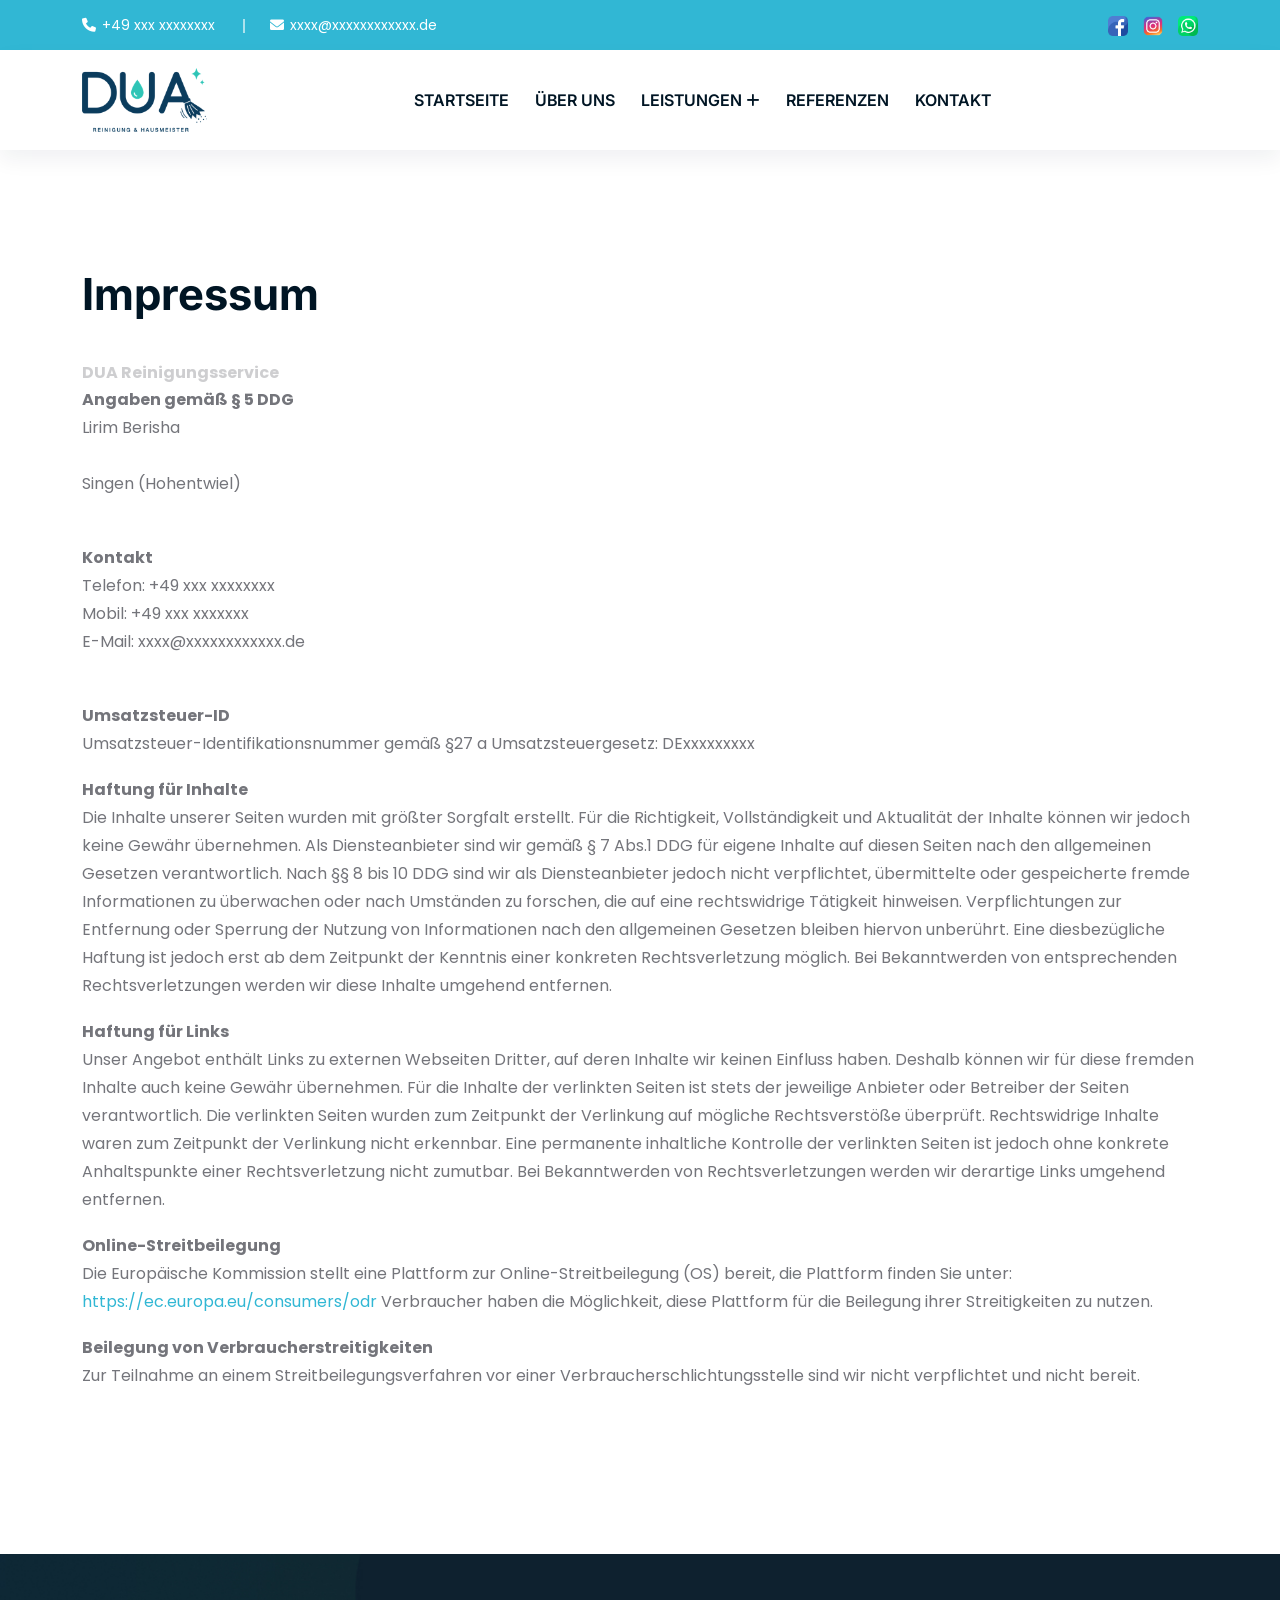
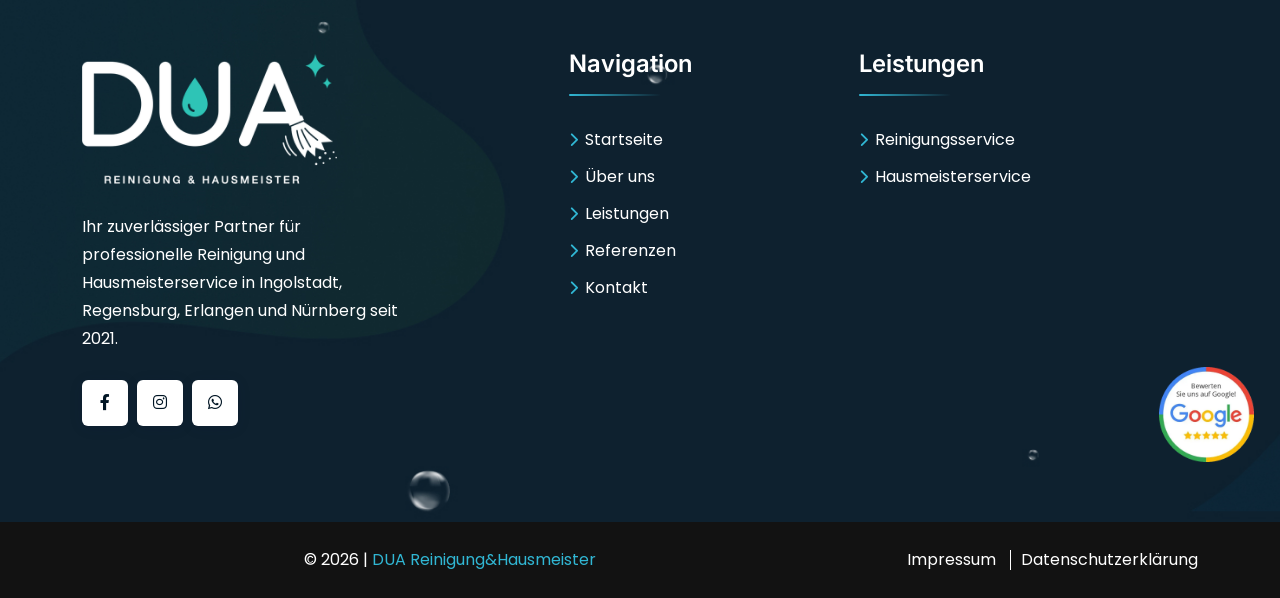
<file: impressum.html>
<!DOCTYPE html>
<html lang="de-DE"><head><title>DUA Reinigungsservice | Impressum</title><meta name="description" content="Impressum von DUA Reinigungsservice – Ihr verlässlicher Reinigungs- und Hausmeisterservice in Bayern. Rechtliche Informationen, Kontakt und Verantwortliche."><meta name="keywords" content="Impressum, DUA Reinigungsservice, Reinigungsservice, Hausmeisterservice, rechtliche Informationen, Kontakt, Bayern, Ingolstadt, Regensburg, Nürnberg, Erlangen"><link rel="canonical" href="impressum.html"><meta charset="utf-8"><script>(function (w, d, s, l, i) {
        w[l] = w[l] || [];
        w[l].push({ "gtm.start": new Date().getTime(), event: "gtm.js" });
        var f = d.getElementsByTagName(s)[0],
          j = d.createElement(s),
          dl = l != "dataLayer" ? "&l=" + l : "";
        j.async = true;
        j.src = "https://www.googletagmanager.com/gtm.js?id=" + i + dl;
        f.parentNode.insertBefore(j, f);
      })(window, document, "script", "dataLayer", "GTM-NFHCHBJR");</script><meta http-equiv="X-UA-Compatible" content="IE=edge"><meta name="viewport" content="width=device-width,initial-scale=1,maximum-scale=5,user-scalable=yes"><meta name="author" content="AlbiSoft GmbH"><meta property="og:image" content="logo_social.jpg"><meta property="og:image:width" content="1200"><meta property="og:image:height" content="630"><meta property="og:image:alt" content="DUA Reinigungsservice"><meta property="og:site_name" content="DUA Reinigungsservice"><meta property="og:title" content="DUA Reinigungsservice"><meta property="og:url" content=""><meta name="publisher" content="AlbiSoft GmbH"><meta property="og:type" content="website"><meta property="og:locale" content="de_DE"><meta name="robots" content="index, follow"><link href="favicon.ico" rel="icon"><link rel="preload" as="image" href="assets/img/hero/hero_bg_1_1.webp" imagesrcset="assets/img/hero/hero_bg_1_1.webp" fetchpriority="high"><link href="assets/css/bootstrap.min.css" rel="stylesheet"><link href="assets/css/fontawesome.min.css" rel="stylesheet"><link href="assets/css/magnific-popup.min.css" rel="stylesheet"><link href="assets/css/swiper-bundle.min.css" rel="stylesheet"><link href="assets/css/jquery.datetimepicker.min.css" rel="stylesheet"><link href="assets/css/style.min.css" rel="stylesheet"><link href="assets/css/custom.min.css" rel="stylesheet"><link href="assets/css/app.min.css" rel="stylesheet"><link href="assets/css/aos.min.css" rel="stylesheet"><link rel="stylesheet" href="assets/vendor/glightbox/glightbox.min.css"><style id="__hegart_edits"></style></head><body><noscript><iframe src="https://www.googletagmanager.com/ns.html?id=GTM-NFHCHBJR" height="0" width="0" style="display: none; visibility: hidden"></iframe></noscript><div class="preloader"><div class="preloader-inner"><div><img src="assets/img/logo.png" title="Lader" alt="loader"></div></div></div><div class="sidemenu-wrapper sidemenu-cart"><div class="sidemenu-content"><button class="closeButton sideMenuCls"><i class="far fa-times"></i></button></div></div><div class="popup-search-box d-none d-lg-block"><button class="searchClose"><i class="fal fa-times"></i></button><form action="#"><input> <button type="submit"><i class="fal fa-search"></i></button></form></div><div class="th-menu-wrapper"><div class="th-menu-area text-center"><button class="th-menu-toggle"><i class="fal fa-times"></i></button><div class="mobile-logo"><a href="index.html"><img src="assets/img/logo.png" alt="logo"></a></div><div class="th-mobile-menu"><ul><li><a href="index.html" title="Startseite">Startseite</a></li><li><a href="ueberuns.html" title="Über uns">Über uns</a></li><li class="menu-item-has-children"><a href="leistungen.html" title="Leistungen">Leistungen</a><ul class="sub-menu"><li><a href="reinigungsservice.html" title="Reinigungsservice">Reinigungsservice</a></li><li><a href="hausmeisterservice.html" title="Hausmeisterservice">Hausmeisterservice</a></li></ul></li><li><a href="referenzen.html" title="Referenzen">Referenzen</a></li><li><a href="kontakt.html" title="Kontakt">Kontakt</a></li></ul></div></div></div><header class="th-header header-layout1"><div class="header-top"><div class="container"><div class="row justify-content-center justify-content-lg-between align-items-center gy-2"><div class="col-auto d-none d-lg-block"><div class="header-links"><ul><li class="d-none d-sm-inline-block"><i class="fas fa-phone"></i><a href="tel:+49xxxxxxxxxxx">+49 xxx xxxxxxxx</a></li><li class="d-none d-sm-inline-block"><i class="fas fa-envelope"></i><a href="mailto:xxxx@xxxxxxxxxxxx.de">xxxx@xxxxxxxxxxxx.de</a></li></ul></div></div><div class="col-auto"><div class="header-links"><ul><li><div class="social-links"><a href="https://www.facebook.com/p/Dua-Reinigungsservice-100070671917446/" title="Facebook" target="_blank"><img src="assets/img/icon/facebook.png" alt="facebook"></a><a href="https://www.instagram.com/duareinigungsservice/" title="Instagram" target="_blank"><img src="assets/img/icon/instagram.png" alt="instagram"></a><a href="https://wa.me/49xxxxxxxxxx" title="WhatsApp" target="_blank" rel="noopener noreferrer"><img src="assets/img/icon/whatsapp.png" alt="whatsapp"></a></div></li></ul></div></div></div></div></div><div class="sticky-wrapper"><div class="menu-area"><div class="container"><div class="row align-items-center justify-content-between"><div class="col-auto"><div class="header-logo"><a href="index.html" title="Startseite"><img src="assets/img/logo.png" title="Startseite" alt="logo"></a></div></div><div class="col-auto d-none d-lg-inline-block"><nav class="main-menu d-none d-lg-inline-block"><ul><li><a href="index.html" title="Startseite">Startseite</a></li><li><a href="ueberuns.html" title="Über uns">Über uns</a></li><li class="menu-item-has-children"><a href="leistungen.html" title="Leistungen">Leistungen</a><ul class="sub-menu"><li><a href="reinigungsservice.html" title="Reinigungsservice">Reinigungsservice</a></li><li><a href="hausmeisterservice.html" title="Hausmeisterservice">Hausmeisterservice</a></li></ul></li><li><a href="referenzen.html" title="Referenzen">Referenzen</a></li><li><a href="kontakt.html" title="Kontakt">Kontakt</a></li></ul></nav></div><div class="col-auto"><div class="header-button"><a class="th-btn" href="kontakt.html" title="Kontaktaufnahme">Kontaktaufnahme<i class="fas fa-arrow-up-right ms-2"></i></a> <button class="th-menu-toggle d-block d-lg-none" type="button"><i class="far fa-bars"></i></button></div></div></div></div></div></div></header><section class="overflow-hidden space" id="service-sec"><div class="container"><div class="row"><div class="col-md-12"><h2>Impressum</h2><br><b style="opacity: 0.35;">DUA Reinigungsservice</b><p><b>Angaben gemäß § 5 DDG</b><br>Lirim Berisha<br><br>Singen (Hohentwiel)<br><br></p><p><b>Kontakt</b><br>Telefon: +49 xxx xxxxxxxx<br>Mobil: +49 xxx xxxxxxx<br>E-Mail: xxxx@xxxxxxxxxxxx.de</p><p><br><b>Umsatzsteuer-ID</b><br>Umsatzsteuer-Identifikationsnummer gemäß §27 a Umsatzsteuergesetz: DExxxxxxxxx</p><p><b>Haftung für Inhalte</b><br>Die Inhalte unserer Seiten wurden mit größter Sorgfalt erstellt. Für die Richtigkeit, Vollständigkeit und Aktualität der Inhalte können wir jedoch keine Gewähr übernehmen. Als Diensteanbieter sind wir gemäß § 7 Abs.1 DDG für eigene Inhalte auf diesen Seiten nach den allgemeinen Gesetzen verantwortlich. Nach §§ 8 bis 10 DDG sind wir als Diensteanbieter jedoch nicht verpflichtet, übermittelte oder gespeicherte fremde Informationen zu überwachen oder nach Umständen zu forschen, die auf eine rechtswidrige Tätigkeit hinweisen. Verpflichtungen zur Entfernung oder Sperrung der Nutzung von Informationen nach den allgemeinen Gesetzen bleiben hiervon unberührt. Eine diesbezügliche Haftung ist jedoch erst ab dem Zeitpunkt der Kenntnis einer konkreten Rechtsverletzung möglich. Bei Bekanntwerden von entsprechenden Rechtsverletzungen werden wir diese Inhalte umgehend entfernen.</p><p><b>Haftung für Links</b><br>Unser Angebot enthält Links zu externen Webseiten Dritter, auf deren Inhalte wir keinen Einfluss haben. Deshalb können wir für diese fremden Inhalte auch keine Gewähr übernehmen. Für die Inhalte der verlinkten Seiten ist stets der jeweilige Anbieter oder Betreiber der Seiten verantwortlich. Die verlinkten Seiten wurden zum Zeitpunkt der Verlinkung auf mögliche Rechtsverstöße überprüft. Rechtswidrige Inhalte waren zum Zeitpunkt der Verlinkung nicht erkennbar. Eine permanente inhaltliche Kontrolle der verlinkten Seiten ist jedoch ohne konkrete Anhaltspunkte einer Rechtsverletzung nicht zumutbar. Bei Bekanntwerden von Rechtsverletzungen werden wir derartige Links umgehend entfernen.</p><p><b>Online-Streitbeilegung</b><br>Die Europäische Kommission stellt eine Plattform zur Online-Streitbeilegung (OS) bereit, die Plattform finden Sie unter: <a href="https://ec.europa.eu/consumers/odr">https://ec.europa.eu/consumers/odr</a> Verbraucher haben die Möglichkeit, diese Plattform für die Beilegung ihrer Streitigkeiten zu nutzen.</p><p><b>Beilegung von Verbraucherstreitigkeiten</b><br>Zur Teilnahme an einem Streitbeilegungsverfahren vor einer Verbraucherschlichtungsstelle sind wir nicht verpflichtet und nicht bereit.</p><br></div></div></div></section><footer class="footer-wrapper footer-layout2" data-bg-src="assets/img/bg/footer_bg_2.jpg"><div class="google-rev"><a href="https://g.co/kgs/kyScuVo" title="bewerte uns auf google" target="_blank" rel="noopener"><img class="google-img" src="assets/img/google_rev.webp" title="Bewerte uns auf Google" alt="Bewerte uns auf Google" loading="lazy"></a></div><div class="shape-mockup movingX d-none d-xxl-block" data-bottom="80px" data-left="0%"><img src="assets/img/shape/footer_shape_3.png" alt="shape"></div><div class="widget-area"><div class="container"><div class="row justify-content-between"><div class="col-md-6 col-xl-auto"><div class="widget footer-widget"><div class="th-widget-about"><div class="about-logo"><a href="index.html"><img src="assets/img/logo-footer.png" title="logo" alt="logo"></a></div><p class="about-text">Ihr zuverlässiger Partner für professionelle Reinigung und Hausmeisterservice in Ingolstadt, Regensburg, Erlangen und Nürnberg seit 2021.</p><div class="th-social"><a href="https://www.facebook.com/" target="_blank"><i class="fab fa-facebook-f"></i></a> <a href="https://www.instagram.com/" target="_blank"><i class="fab fa-instagram"></i></a> <a href="https://wa.me/49xxxxxxxxxx" target="_blank" rel="noopener noreferrer"><i class="fab fa-whatsapp"></i></a></div></div></div></div><div class="col-md-6 col-xl-auto"><div class="widget widget_nav_menu footer-widget"><h3 class="widget_title">Navigation</h3><div class="menu-all-pages-container"><ul class="menu"><ul><li><a href="index.html">Startseite</a></li><li><a href="ueberuns.html">Über uns</a></li><li><a href="leistungen.html">Leistungen</a></li><li><a href="referenzen.html">Referenzen</a></li><li><a href="kontakt.html">Kontakt</a></li></ul></ul></div></div></div><div class="col-md-6 col-xl-auto"><div class="widget widget_nav_menu footer-widget"><h3 class="widget_title">Leistungen</h3><div class="menu-all-pages-container"><ul class="menu"><li><a href="reinigungsservice.html" title="Reinigungsservice">Reinigungsservice</a></li><li><a href="hausmeisterservice.html" title="Hausmeisterservice">Hausmeisterservice</a></li></ul></div></div></div><div class="col-md-6 col-xl-auto"></div></div></div></div><div class="copyright-wrap"><div class="container"><div class="row gy-2 align-items-center"><div class="col-md-8"><div class="fl-wrap policy-box"><div class="text-center md-text-start"><span class="copyright-text-footer text-white">© <span id="currentYear"></span> | <a class="copyright-text" href="index.html">DUA Reinigung&amp;Hausmeister</a> </span></div></div></div><div class="col-md-4 text-center text-md-end"><div class="footer-links"><ul><li><a href="impressum.html" title="Impressum">Impressum</a></li><li><a href="datenschutzerklaerung.html" title="Datenschutzerklärung">Datenschutzerklärung</a></li></ul></div></div></div></div></div></footer><div class="scroll-top"><svg class="progress-circle svg-content" width="100%" height="100%" viewBox="-1 -1 102 102"><path d="M50,1 a49,49 0 0,1 0,98 a49,49 0 0,1 0,-98" style="transition: stroke-dashoffset 10ms linear 0s;
            stroke-dasharray: 307.919, 307.919;
            stroke-dashoffset: 307.919;"></path></svg></div><div class="scroll-top"><svg class="progress-circle svg-content" width="100%" height="100%" viewBox="-1 -1 102 102"><path d="M50,1 a49,49 0 0,1 0,98 a49,49 0 0,1 0,-98" style="transition: stroke-dashoffset 10ms linear 0s;
            stroke-dasharray: 307.919, 307.919;
            stroke-dashoffset: 307.919;"></path></svg></div><script src="assets/js/vendor/jquery-3.7.1.min.js"></script><script src="assets/js/swiper-bundle.min.js"></script><script src="assets/js/bootstrap.min.js"></script><script src="assets/js/jquery.magnific-popup.min.js"></script><script src="assets/js/jquery.counterup.min.js"></script><script src="assets/js/circle-progress.min.js"></script><script src="assets/js/jquery.datetimepicker.min.js"></script><script src="assets/js/jquery-ui.min.js"></script><script src="assets/js/imagesloaded.pkgd.min.js"></script><script src="assets/js/isotope.pkgd.min.js"></script><script src="assets/js/custom.min.js"></script><script src="assets/js/main.min.js"></script><script src="assets/js/aos.min.js"></script><script src="assets/js/app.min.js"></script><script>window.addEventListener("load", function () {
    // Only run if URL has a hash
    if (window.location.hash) {
      const hash = window.location.hash;
      const target = document.querySelector(hash);

      if (target) {
        // Scroll after a short delay to let the browser jump first
        setTimeout(() => {
          const yOffset = -200; // Your desired offset
          const y =
            target.getBoundingClientRect().top + window.pageYOffset + yOffset;
          window.scrollTo({ top: y, behavior: "smooth" });
        }, 100);
      }
    }
  });</script></body></html>
</file>
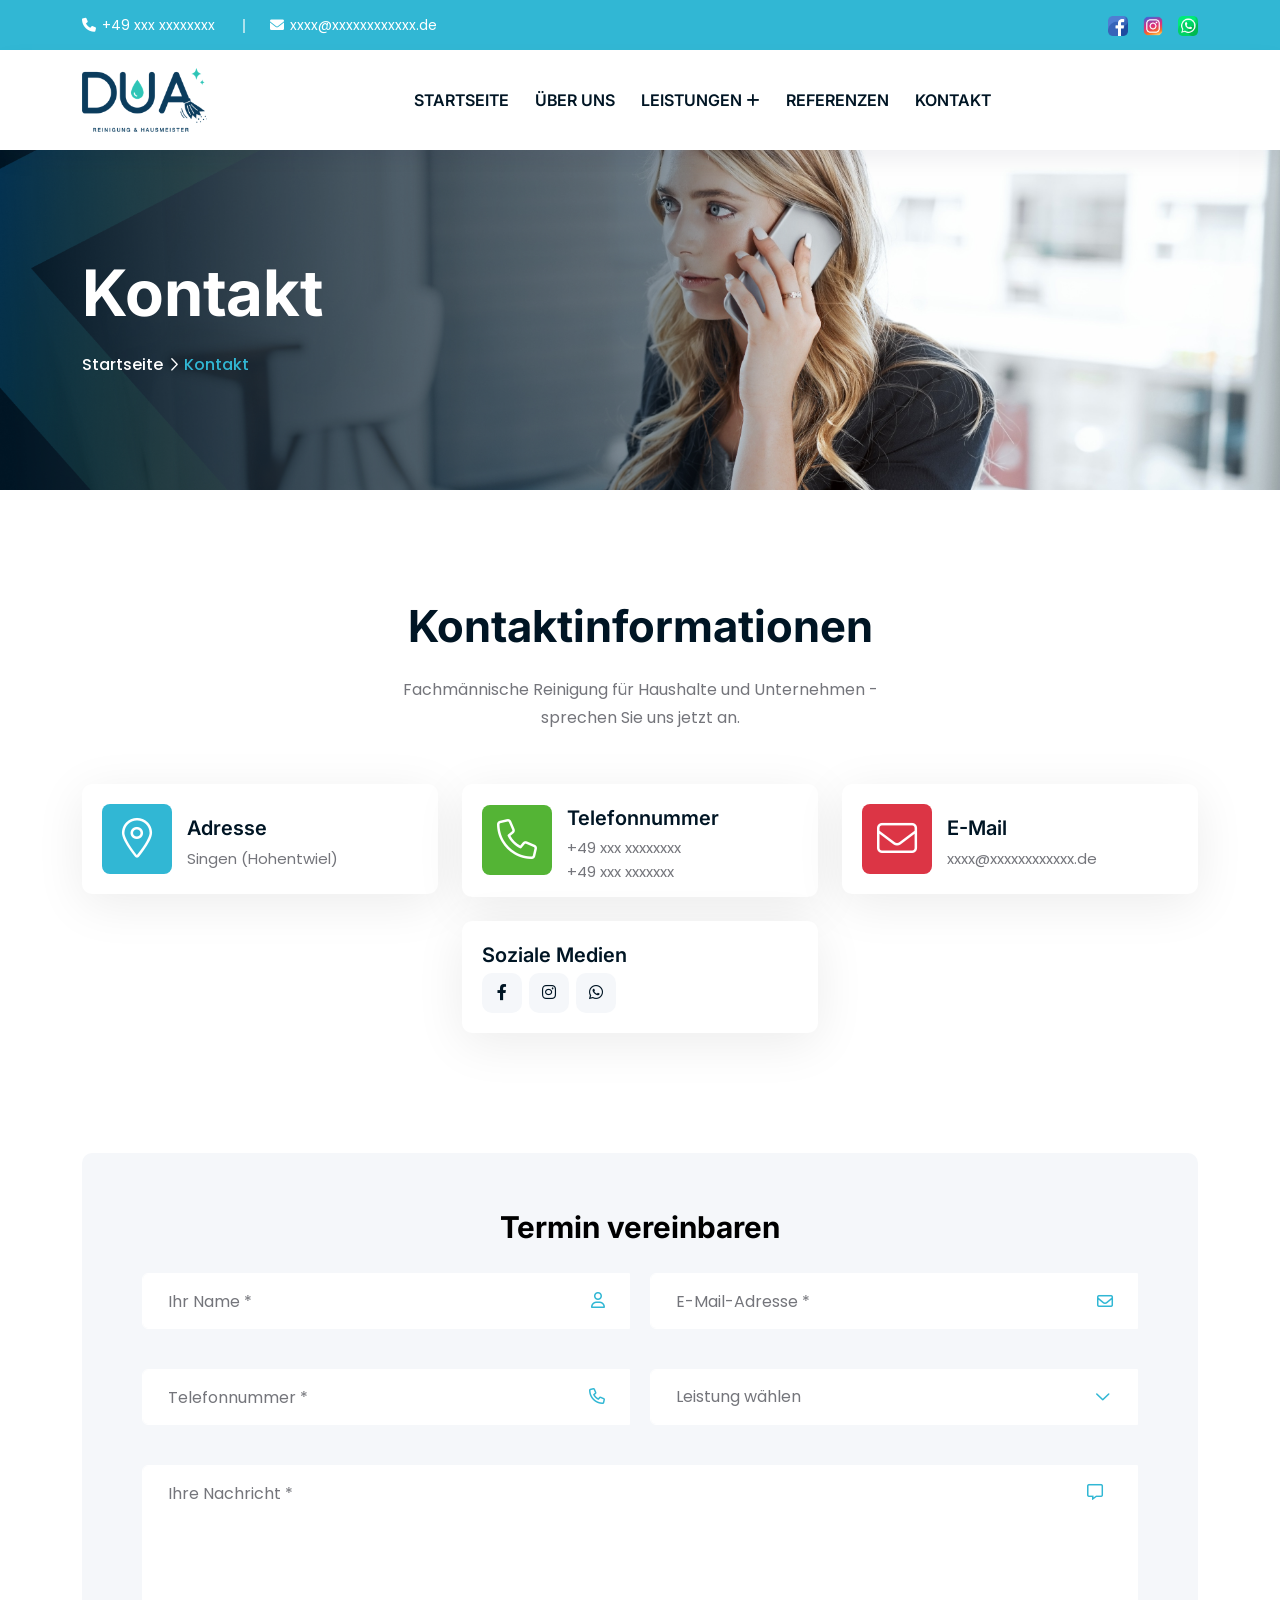
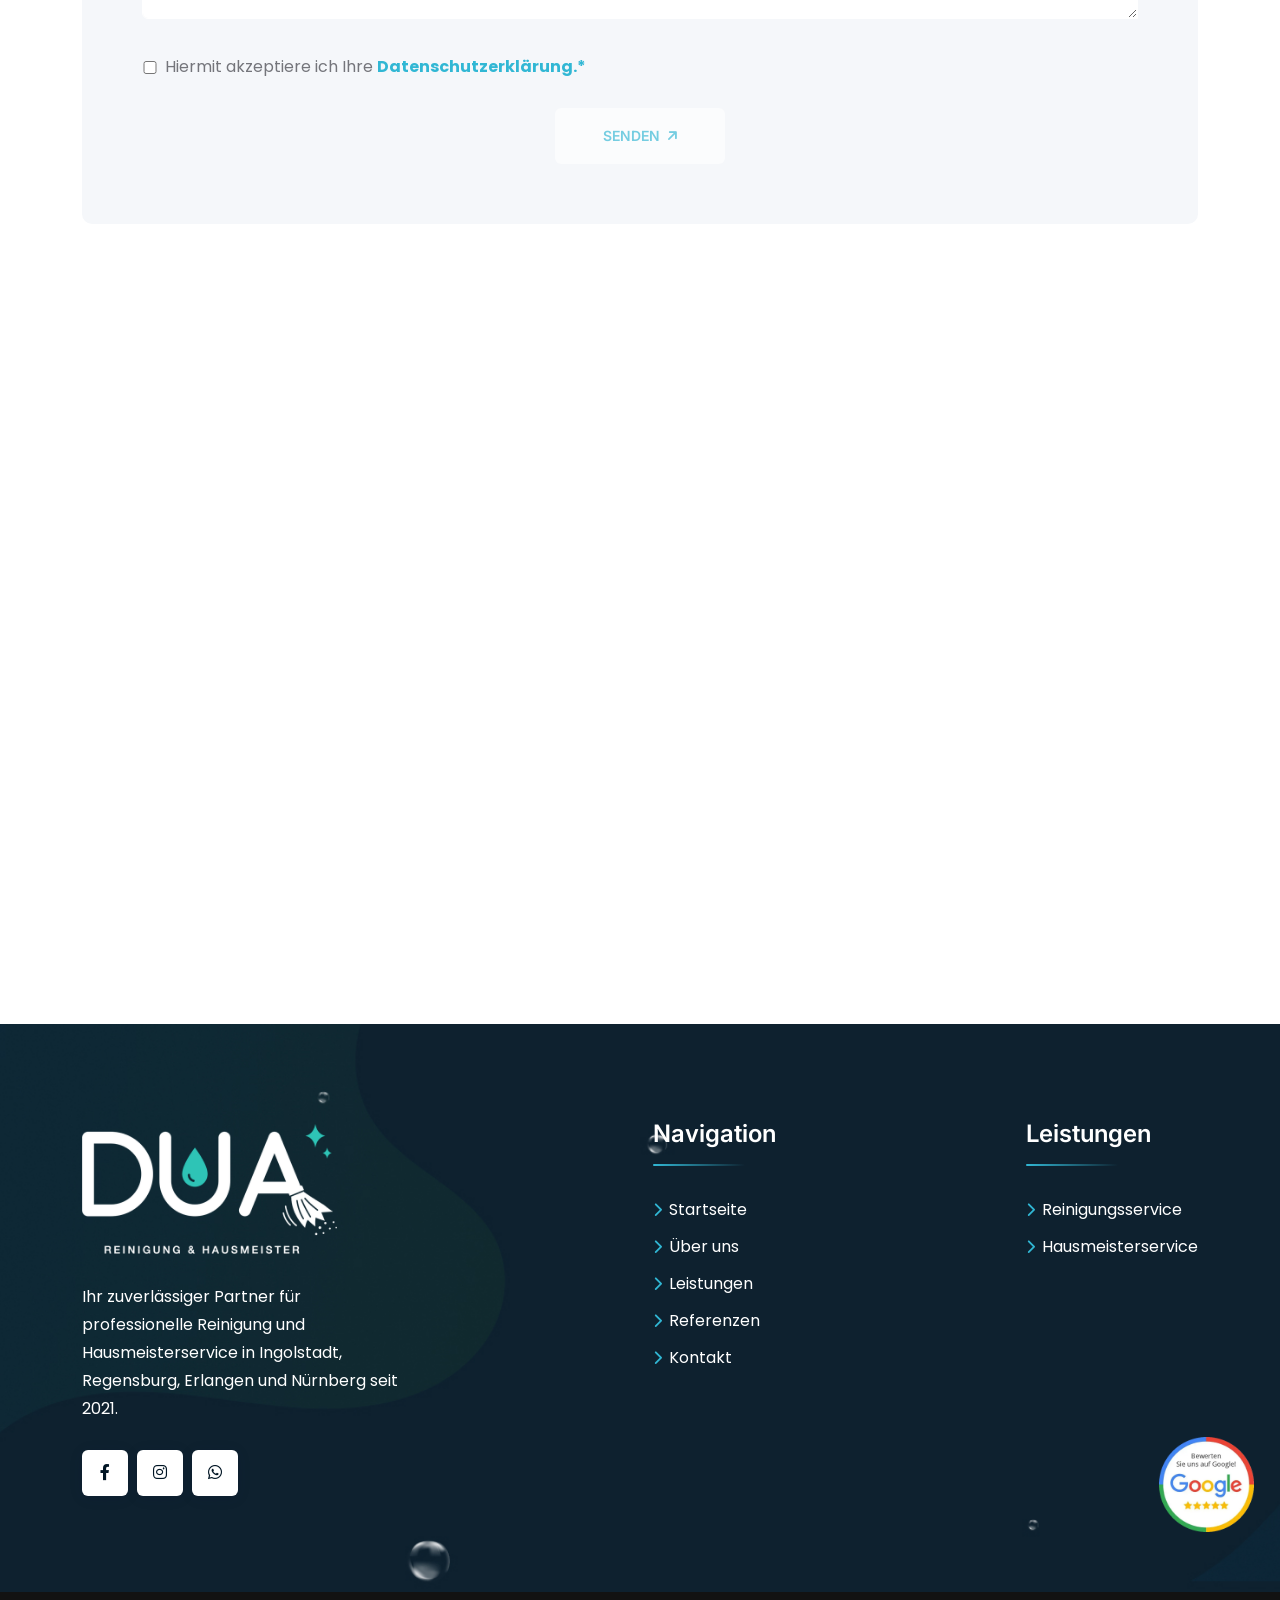
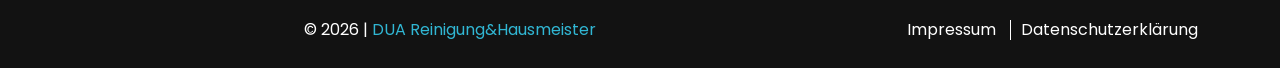
<file: kontakt.html>
<!DOCTYPE html>
<html lang="de-DE"><head><title>Kontakt | DUA Reinigungsservice - Jetzt Anfrage senden</title><meta name="description" content="Nehmen Sie Kontakt mit DUA Reinigungsservice auf - persönlich, telefonisch oder per Formular. Wir sind in Ingolstadt, Regensburg &amp; Umgebung für Sie da."><meta name="keywords" content="Kontakt Reinigungsfirma, Reinigungsservice, Ingolstadt, Regensburg, Nürnberg, Erlangen, Reinigungsangebot, Anfrage Reinigung, DUA Kontakt, Hausmeisterservice Kontakt"><meta charset="utf-8"><script>(function (w, d, s, l, i) {
        w[l] = w[l] || [];
        w[l].push({ "gtm.start": new Date().getTime(), event: "gtm.js" });
        var f = d.getElementsByTagName(s)[0],
          j = d.createElement(s),
          dl = l != "dataLayer" ? "&l=" + l : "";
        j.async = true;
        j.src = "https://www.googletagmanager.com/gtm.js?id=" + i + dl;
        f.parentNode.insertBefore(j, f);
      })(window, document, "script", "dataLayer", "GTM-NFHCHBJR");</script><meta http-equiv="X-UA-Compatible" content="IE=edge"><meta name="viewport" content="width=device-width,initial-scale=1,maximum-scale=5,user-scalable=yes"><meta name="author" content="AlbiSoft GmbH"><meta property="og:image" content="logo_social.jpg"><meta property="og:image:width" content="1200"><meta property="og:image:height" content="630"><meta property="og:image:alt" content="DUA Reinigungsservice"><meta property="og:site_name" content="DUA Reinigungsservice"><meta property="og:title" content="DUA Reinigungsservice"><meta property="og:url" content=""><meta name="publisher" content="AlbiSoft GmbH"><meta property="og:type" content="website"><meta property="og:locale" content="de_DE"><meta name="robots" content="index, follow"><link href="favicon.ico" rel="icon"><link rel="preload" as="image" href="assets/img/hero/hero_bg_1_1.webp" imagesrcset="assets/img/hero/hero_bg_1_1.webp" fetchpriority="high"><link href="assets/css/bootstrap.min.css" rel="stylesheet"><link href="assets/css/fontawesome.min.css" rel="stylesheet"><link href="assets/css/magnific-popup.min.css" rel="stylesheet"><link href="assets/css/swiper-bundle.min.css" rel="stylesheet"><link href="assets/css/jquery.datetimepicker.min.css" rel="stylesheet"><link href="assets/css/style.min.css" rel="stylesheet"><link href="assets/css/custom.min.css" rel="stylesheet"><link href="assets/css/app.min.css" rel="stylesheet"><link href="assets/css/aos.min.css" rel="stylesheet"><link rel="stylesheet" href="assets/vendor/glightbox/glightbox.min.css"><link rel="canonical" href="kontakt.html"><style id="__hegart_edits"></style></head><body><noscript><iframe src="https://www.googletagmanager.com/ns.html?id=GTM-NFHCHBJR" height="0" width="0" style="display: none; visibility: hidden"></iframe></noscript><div class="preloader"><div class="preloader-inner"><div><img src="assets/img/logo.png" title="Lader" alt="loader"></div></div></div><div class="sidemenu-wrapper sidemenu-cart"><div class="sidemenu-content"><button class="closeButton sideMenuCls"><i class="far fa-times"></i></button></div></div><div class="popup-search-box d-none d-lg-block"><button class="searchClose"><i class="fal fa-times"></i></button><form action="#"><input> <button type="submit"><i class="fal fa-search"></i></button></form></div><div class="th-menu-wrapper"><div class="th-menu-area text-center"><button class="th-menu-toggle"><i class="fal fa-times"></i></button><div class="mobile-logo"><a href="index.html"><img src="assets/img/logo.png" alt="logo"></a></div><div class="th-mobile-menu"><ul><li><a href="index.html" title="Startseite">Startseite</a></li><li><a href="ueberuns.html" title="Über uns">Über uns</a></li><li class="menu-item-has-children"><a href="leistungen.html" title="Leistungen">Leistungen</a><ul class="sub-menu"><li><a href="reinigungsservice.html" title="Reinigungsservice">Reinigungsservice</a></li><li><a href="hausmeisterservice.html" title="Hausmeisterservice">Hausmeisterservice</a></li></ul></li><li><a href="referenzen.html" title="Referenzen">Referenzen</a></li><li><a href="kontakt.html" title="Kontakt">Kontakt</a></li></ul></div></div></div><header class="th-header header-layout1"><div class="header-top"><div class="container"><div class="row justify-content-center justify-content-lg-between align-items-center gy-2"><div class="col-auto d-none d-lg-block"><div class="header-links"><ul><li class="d-none d-sm-inline-block"><i class="fas fa-phone"></i><a href="tel:+49xxxxxxxxxxx">+49 xxx xxxxxxxx</a></li><li class="d-none d-sm-inline-block"><i class="fas fa-envelope"></i><a href="mailto:xxxx@xxxxxxxxxxxx.de">xxxx@xxxxxxxxxxxx.de</a></li></ul></div></div><div class="col-auto"><div class="header-links"><ul><li><div class="social-links"><a href="https://www.facebook.com/p/Dua-Reinigungsservice-100070671917446/" title="Facebook" target="_blank"><img src="assets/img/icon/facebook.png" alt="facebook"></a><a href="https://www.instagram.com/duareinigungsservice/" title="Instagram" target="_blank"><img src="assets/img/icon/instagram.png" alt="instagram"></a><a href="https://wa.me/49xxxxxxxxxx" title="WhatsApp" target="_blank" rel="noopener noreferrer"><img src="assets/img/icon/whatsapp.png" alt="whatsapp"></a></div></li></ul></div></div></div></div></div><div class="sticky-wrapper"><div class="menu-area"><div class="container"><div class="row align-items-center justify-content-between"><div class="col-auto"><div class="header-logo"><a href="index.html" title="Startseite"><img src="assets/img/logo.png" title="Startseite" alt="logo"></a></div></div><div class="col-auto d-none d-lg-inline-block"><nav class="main-menu d-none d-lg-inline-block"><ul><li><a href="index.html" title="Startseite">Startseite</a></li><li><a href="ueberuns.html" title="Über uns">Über uns</a></li><li class="menu-item-has-children"><a href="leistungen.html" title="Leistungen">Leistungen</a><ul class="sub-menu"><li><a href="reinigungsservice.html" title="Reinigungsservice">Reinigungsservice</a></li><li><a href="hausmeisterservice.html" title="Hausmeisterservice">Hausmeisterservice</a></li></ul></li><li><a href="referenzen.html" title="Referenzen">Referenzen</a></li><li><a href="kontakt.html" title="Kontakt">Kontakt</a></li></ul></nav></div><div class="col-auto"><div class="header-button"><a class="th-btn" href="kontakt.html" title="Kontaktaufnahme">Kontaktaufnahme<i class="fas fa-arrow-up-right ms-2"></i></a> <button class="th-menu-toggle d-block d-lg-none" type="button"><i class="far fa-bars"></i></button></div></div></div></div></div></div></header><div class="breadcumb-wrapper" data-bg-src="assets/img/bg/breadcumb-bg_9.jpg"><div class="hero-overlay"><img src="assets/img/hero/hero_overlay_1.png" alt="overlay"></div><div class="container"><div class="breadcumb-content"><h1 class="breadcumb-title">Kontakt</h1><ul class="breadcumb-menu"><li><a href="index.html" title="Startseite">Startseite</a></li><li>Kontakt</li></ul></div></div></div><div class="space"><div class="container"><div class="row justify-content-center"><div class="col-xl-6 col-md-7"><div class="title-area text-center"><h2 class="sec-title">Kontaktinformationen</h2><p class="sec-text">Fachmännische Reinigung für Haushalte und Unternehmen - sprechen Sie uns jetzt an.</p></div></div></div><div class="row gy-4 justify-content-center"><div class="col-xxl-3 col-lg-4 col-md-6"><div class="contact-feature"><div class="box-icon"><i class="fa-light fa-location-dot"></i></div><div class="media-body"><h3 class="box-title">Adresse</h3><p class="box-text"><a href="https://www.google.com/maps?q=Singen+(Hohentwiel)&amp;hl=de" title="Adresse" target="_blank" rel="noopener noreferrer">Singen (Hohentwiel)</a></p></div></div></div><div class="col-xxl-3 col-lg-4 col-md-6"><div class="contact-feature"><div class="box-icon bg-theme2"><i class="fa-light fa-phone"></i></div><div class="media-body"><h3 class="box-title">Telefonnummer</h3><p class="box-text"><a href="tel:+49xxxxxxxxxxx" title="Telefonnummer">+49 xxx xxxxxxxx</a> <a href="tel:+49xxxxxxxxxx" title="Mobil">+49 xxx xxxxxxx</a></p></div></div></div><div class="col-xxl-3 col-lg-4 col-md-6"><div class="contact-feature"><div class="box-icon bg-title"><i class="fa-light fa-envelope"></i></div><div class="media-body"><h3 class="box-title">E-Mail</h3><p class="box-text"><a href="mailto:xxxx@xxxxxxxxxxxx.de" title="E-Mail">xxxx@xxxxxxxxxxxx.de</a></p></div></div></div><div class="col-xxl-3 col-lg-4 col-md-6"><div class="contact-feature"><div class="media-body"><h3 class="box-title">Soziale Medien</h3><div class="th-social"><a href="https://www.facebook.com/p/Dua-Reinigungsservice-100070671917446/" title="Facebook" target="_blank"><i class="fab fa-facebook-f"></i></a> <a href="https://www.instagram.com/duareinigungsservice/" title="Instagram" target="_blank"><i class="fab fa-instagram"></i></a> <a href="https://wa.me/49xxxxxxxxxx" title="WhatsApp" target="_blank" rel="noopener noreferrer"><i class="fab fa-whatsapp"></i></a></div></div></div></div></div></div></div><div class="space-bottom"><div class="container"><form class="team-contact-form input-white ajax-contact contact-form" id="contactform" name="contact-form" method="post" novalidate=""><h4 class="form-title">Termin vereinbaren</h4><div class="row"><div class="form-group col-sm-6"><div class="input-group form-group"><input class="form-control" id="name" name="cf-name" placeholder="Ihr Name *" data-label="Name" required=""> <i class="far fa-user"></i></div></div><div class="form-group col-sm-6"><div class="input-group form-group"><input class="form-control" id="email" name="cf-email" type="email" placeholder="E-Mail-Adresse *" data-label="E-Mail-Adresse" required=""> <i class="far fa-envelope"></i></div></div><div class="form-group col-sm-6"><div class="input-group form-group"><input class="form-control input-custom input-full" id="number" name="number" type="tel" placeholder="Telefonnummer *" data-label="Telefonnummer" required=""> <i class="far fa-phone"></i></div></div><div class="form-group col-sm-6"><div class="input-group form-group"><select class="form-select form-control" id="subject" name="Leistungen" data-label="Leistung" required=""><option value="" disabled="" selected="" hidden="">Leistung wählen</option><option value="Büro- und Praxisreinigung">Büro- und Praxisreinigung</option><option value="Treppenhausreinigung">Treppenhausreinigung</option><option value="Unterhaltsreinigung">Unterhaltsreinigung</option><option value="Bauendreinigung">Bauendreinigung</option><option value="Fenster- und Glasreinigung">Fenster- und Glasreinigung</option><option value="Objektbetreuung">Objektbetreuung</option><option value="Kleinreparaturen">Kleinreparaturen</option><option value="Außenanlagenpflege">Außenanlagenpflege</option><option value="Winterdienst">Winterdienst</option><option value="Regelmäßige Kontrollgänge">Regelmäßige Kontrollgänge</option></select> <i class="far fa-chevron-down"></i></div></div><div class="form-group"><div class="input-group form-group col-12"><textarea id="message" name="message" cols="30" rows="3" required="" placeholder="Ihre Nachricht *" data-label="Nachricht" class="form-control textarea-custom input-full"></textarea> <i class="far fa-message"></i></div></div><div class="input-checkbox" style="margin-bottom: 10px"><label class="input-group" style="display: flex; align-items: center; gap: 8px"><input id="dataPrivacy" name="privacy_policy_accept" type="checkbox" data-label="Datenschutzerklärung" value="on" required="" style="width: 16px; height: 13px; margin: 0"> <span class="policy-prgh">Hiermit akzeptiere ich Ihre <a href="datenschutzerklaerung.html" title="Terms"><b>Datenschutzerklärung.*</b></a></span></label></div><div class="text-center"><button type="submit" class="th-btn btn btn-default btn-highlighted" id="send_contact" name="send-button" disabled="">Senden<i class="fas fa-arrow-up-right ms-2"></i></button></div></div><div class="input-row input-wrapper"><div class="input-group alert-notification"><div class="alert-msg" id="alert-message"></div></div></div></form></div></div><div><div class="contact-map"><iframe src="https://maps.google.com/maps?q=Singen%20(Hohentwiel)&amp;z=13&amp;output=embed" width="600" height="450" allowfullscreen="" loading="lazy" referrerpolicy="no-referrer-when-downgrade"></iframe></div></div><footer class="footer-wrapper footer-layout2" data-bg-src="assets/img/bg/footer_bg_2.jpg"><div class="google-rev"><a href="https://g.co/kgs/kyScuVo" title="bewerte uns auf google" target="_blank" rel="noopener"><img class="google-img" src="assets/img/google_rev.webp" title="Bewerte uns auf Google" alt="Bewerte uns auf Google" loading="lazy"></a></div><div class="shape-mockup movingX d-none d-xxl-block" data-bottom="80px" data-left="0%"><img src="assets/img/shape/footer_shape_3.png" alt="shape"></div><div class="widget-area"><div class="container"><div class="row justify-content-between"><div class="col-md-6 col-xl-auto"><div class="widget footer-widget"><div class="th-widget-about"><div class="about-logo"><a href="index.html"><img src="assets/img/logo-footer.png" title="logo" alt="logo"></a></div><p class="about-text">Ihr zuverlässiger Partner für professionelle Reinigung und Hausmeisterservice in Ingolstadt, Regensburg, Erlangen und Nürnberg seit 2021.</p><div class="th-social"><a href="https://www.facebook.com/p/Dua-Reinigungsservice-100070671917446/" target="_blank"><i class="fab fa-facebook-f"></i></a> <a href="https://www.instagram.com/duareinigungsservice/" target="_blank"><i class="fab fa-instagram"></i></a> <a href="https://wa.me/49xxxxxxxxxx" target="_blank" rel="noopener noreferrer"><i class="fab fa-whatsapp"></i></a></div></div></div></div><div class="col-md-6 col-xl-auto"><div class="widget widget_nav_menu footer-widget"><h3 class="widget_title">Navigation</h3><div class="menu-all-pages-container"><ul class="menu"><ul><li><a href="index.html">Startseite</a></li><li><a href="ueberuns.html">Über uns</a></li><li><a href="leistungen.html">Leistungen</a></li><li><a href="referenzen.html">Referenzen</a></li><li><a href="kontakt.html">Kontakt</a></li></ul></ul></div></div></div><div class="col-md-6 col-xl-auto"><div class="widget widget_nav_menu footer-widget"><h3 class="widget_title">Leistungen</h3><div class="menu-all-pages-container"><ul class="menu"><li><a href="reinigungsservice.html" title="Reinigungsservice">Reinigungsservice</a></li><li><a href="hausmeisterservice.html" title="Hausmeisterservice">Hausmeisterservice</a></li></ul></div></div></div></div></div></div><div class="copyright-wrap"><div class="container"><div class="row gy-2 align-items-center"><div class="col-md-8"><div class="fl-wrap policy-box"><div class="text-center md-text-start"><span class="copyright-text-footer text-white">© <span id="currentYear"></span> | <a class="copyright-text" href="index.html">DUA Reinigung&amp;Hausmeister</a> </span></div></div></div><div class="col-md-4 text-center text-md-end"><div class="footer-links"><ul><li><a href="impressum.html" title="Impressum">Impressum</a></li><li><a href="datenschutzerklaerung.html" title="Datenschutzerklärung">Datenschutzerklärung</a></li></ul></div></div></div></div></div></footer><div class="scroll-top"><svg class="progress-circle svg-content" width="100%" height="100%" viewBox="-1 -1 102 102"><path d="M50,1 a49,49 0 0,1 0,98 a49,49 0 0,1 0,-98" style="transition: stroke-dashoffset 10ms linear 0s;
        stroke-dasharray: 307.919, 307.919;
        stroke-dashoffset: 307.919;"></path></svg></div><script src="assets/js/vendor/jquery-3.7.1.min.js"></script><script src="assets/js/swiper-bundle.min.js"></script><script src="assets/js/bootstrap.min.js"></script><script src="assets/js/jquery.magnific-popup.min.js"></script><script src="assets/js/jquery.counterup.min.js"></script><script src="assets/js/circle-progress.min.js"></script><script src="assets/js/jquery.datetimepicker.min.js"></script><script src="assets/js/jquery-ui.min.js"></script><script src="assets/js/imagesloaded.pkgd.min.js"></script><script src="assets/js/isotope.pkgd.min.js"></script><script src="assets/js/custom.min.js"></script><script src="assets/js/main.min.js"></script><script src="assets/js/aos.min.js"></script><script src="assets/js/app.min.js"></script><script>window.addEventListener("load", function () {
    // Only run if URL has a hash
    if (window.location.hash) {
      const hash = window.location.hash;
      const target = document.querySelector(hash);

      if (target) {
        // Scroll after a short delay to let the browser jump first
        setTimeout(() => {
          const yOffset = -200; // Your desired offset
          const y =
            target.getBoundingClientRect().top + window.pageYOffset + yOffset;
          window.scrollTo({ top: y, behavior: "smooth" });
        }, 100);
      }
    }
  });</script></body></html>
</file>
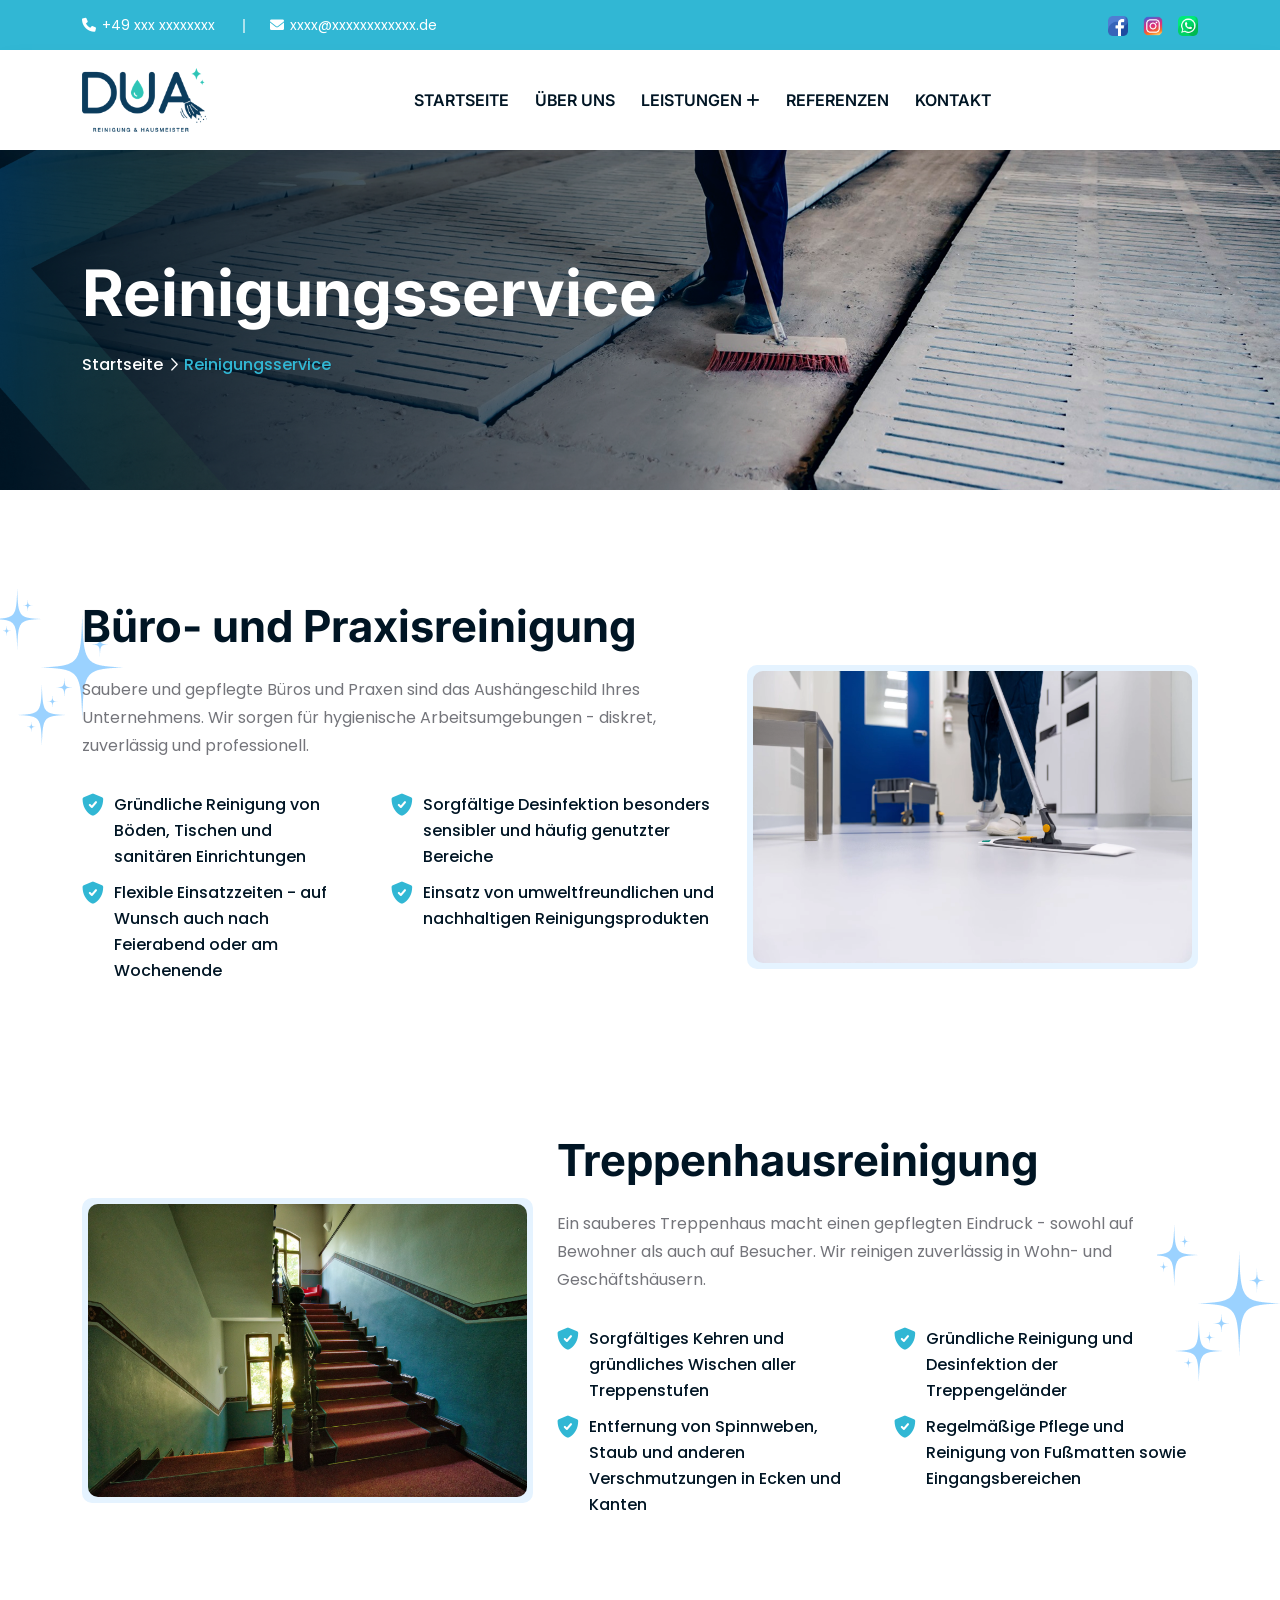
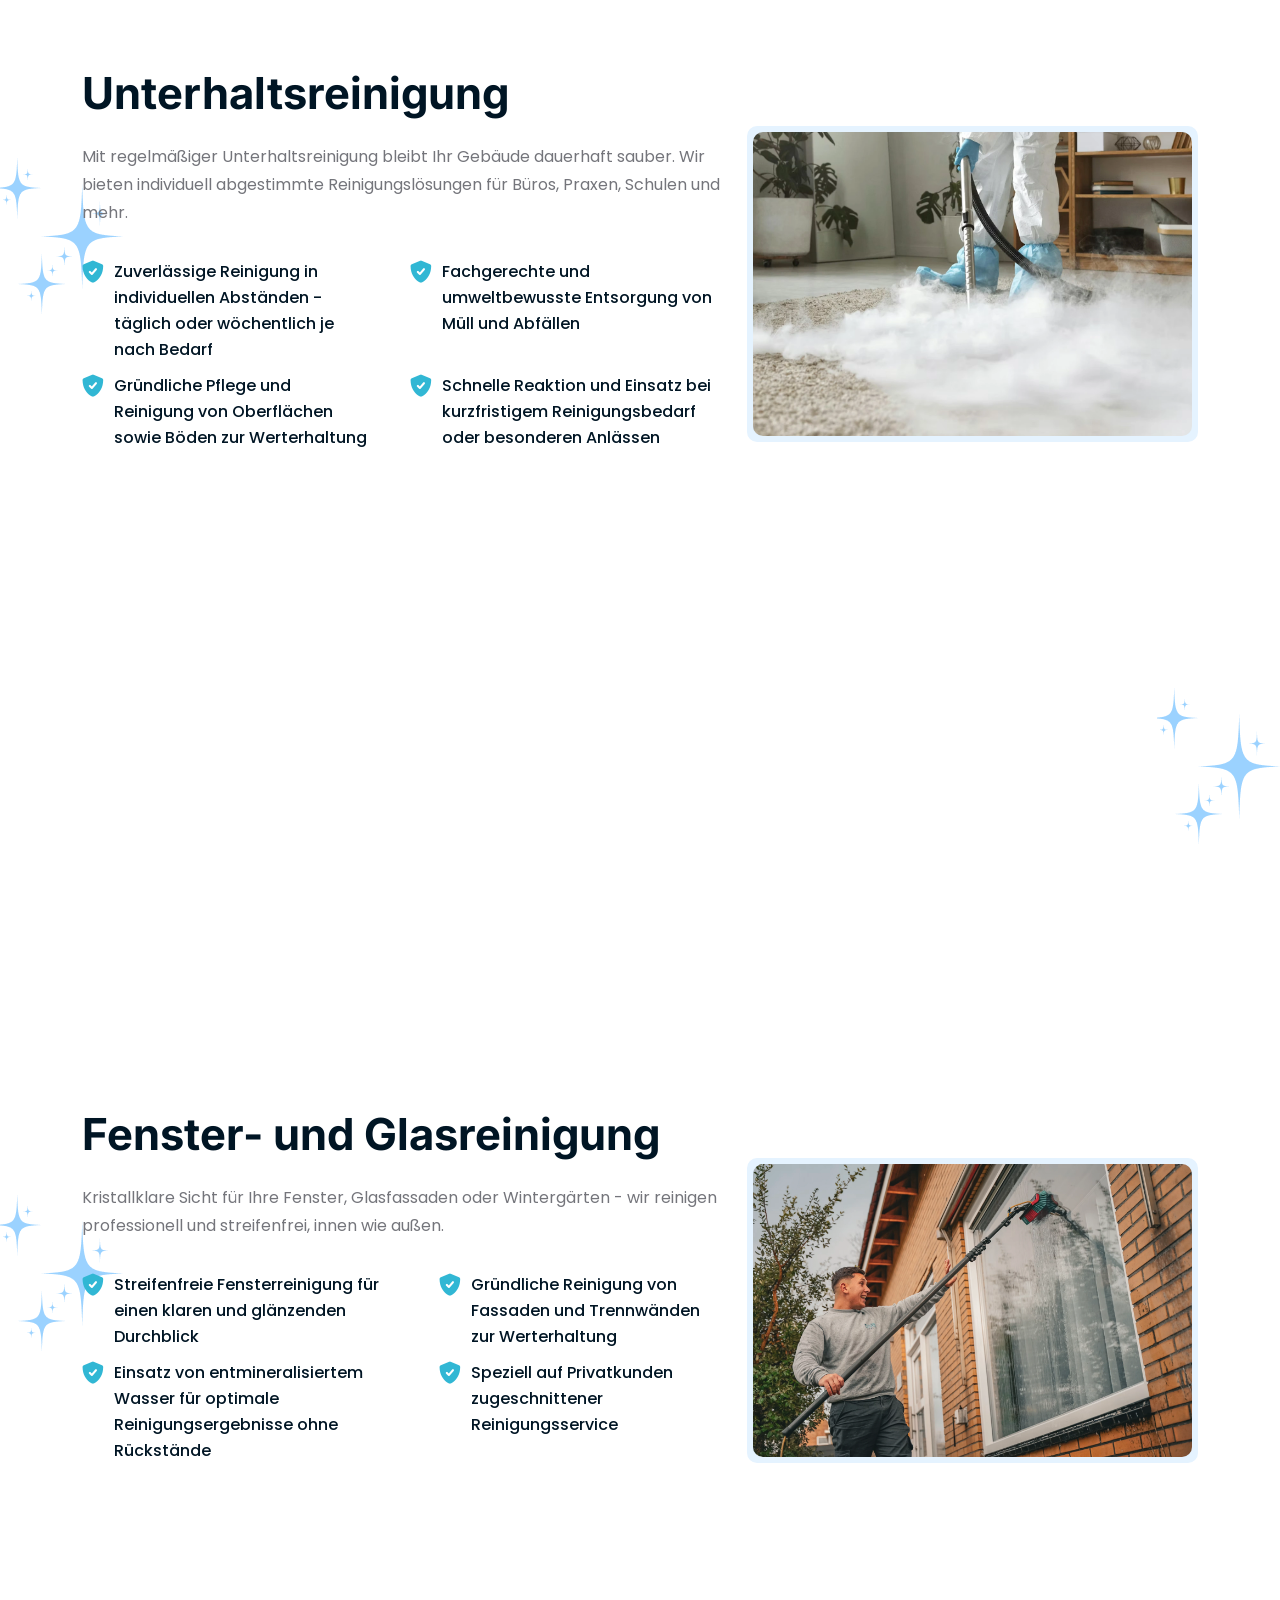
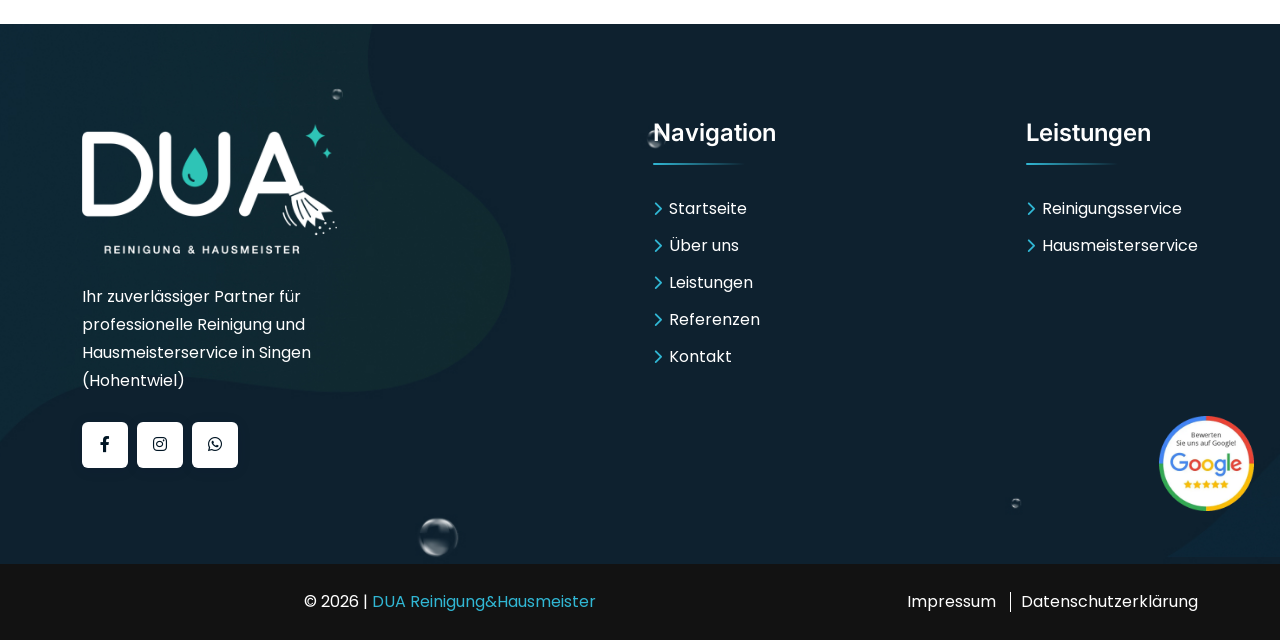
<file: reinigungsservice.html>
<!DOCTYPE html>
<html lang="de-DE"><head><title>Reinigungsservice | DUA - Büro, Praxis &amp; Bauendreinigung</title><meta name="description" content="Professioneller Reinigungsservice für Büros, Praxen, Treppenhäuser, Fenster &amp; Baustellen. Gründlich, flexibel &amp; umweltfreundlich - in Bayern vor Ort."><meta name="keywords" content="Reinigungsservice, Büroreinigung, Praxisreinigung, Bauendreinigung, Fensterreinigung, Treppenhausreinigung, Unterhaltsreinigung, DUA Reinigungsfirma, Ingolstadt, Regensburg, Nürnberg, Erlangen"><link rel="canonical" href="reinigungsservice.html"><meta charset="utf-8"><script>(function (w, d, s, l, i) {
      w[l] = w[l] || [];
      w[l].push({ "gtm.start": new Date().getTime(), event: "gtm.js" });
      var f = d.getElementsByTagName(s)[0],
        j = d.createElement(s),
        dl = l != "dataLayer" ? "&l=" + l : "";
      j.async = true;
      j.src = "https://www.googletagmanager.com/gtm.js?id=" + i + dl;
      f.parentNode.insertBefore(j, f);
    })(window, document, "script", "dataLayer", "GTM-NFHCHBJR");</script><meta http-equiv="X-UA-Compatible" content="IE=edge"><meta name="viewport" content="width=device-width,initial-scale=1,maximum-scale=5,user-scalable=yes"><meta name="author" content="AlbiSoft GmbH"><meta property="og:image" content="logo_social.jpg"><meta property="og:image:width" content="1200"><meta property="og:image:height" content="630"><meta property="og:image:alt" content="DUA Reinigungsservice"><meta property="og:site_name" content="DUA Reinigungsservice"><meta property="og:title" content="DUA Reinigungsservice"><meta property="og:url" content=""><meta name="publisher" content="AlbiSoft GmbH"><meta property="og:type" content="website"><meta property="og:locale" content="de_DE"><meta name="robots" content="index, follow"><link href="favicon.ico" rel="icon"><link rel="preload" as="image" href="assets/img/hero/hero_bg_1_1.webp" imagesrcset="assets/img/hero/hero_bg_1_1.webp" fetchpriority="high"><link href="assets/css/bootstrap.min.css" rel="stylesheet"><link href="assets/css/fontawesome.min.css" rel="stylesheet"><link href="assets/css/magnific-popup.min.css" rel="stylesheet"><link href="assets/css/swiper-bundle.min.css" rel="stylesheet"><link href="assets/css/jquery.datetimepicker.min.css" rel="stylesheet"><link href="assets/css/style.min.css" rel="stylesheet"><link href="assets/css/custom.min.css" rel="stylesheet"><link href="assets/css/app.min.css" rel="stylesheet"><link href="assets/css/aos.min.css" rel="stylesheet"><link rel="stylesheet" href="assets/vendor/glightbox/glightbox.min.css"><style id="__hegart_edits" data-model="{&quot;e1&quot;:{&quot;desktop&quot;:{&quot;object-fit&quot;:&quot;cover&quot;,&quot;object-position&quot;:&quot;42% 39%&quot;},&quot;tablet&quot;:{},&quot;mobile&quot;:{}},&quot;e2&quot;:{&quot;desktop&quot;:{&quot;min-height&quot;:&quot;51px&quot;},&quot;tablet&quot;:{},&quot;mobile&quot;:{}},&quot;e3&quot;:{&quot;desktop&quot;:{&quot;border-radius&quot;:&quot;15px&quot;},&quot;tablet&quot;:{},&quot;mobile&quot;:{}},&quot;e4&quot;:{&quot;desktop&quot;:{&quot;background-position&quot;:&quot;25% 53%&quot;},&quot;tablet&quot;:{},&quot;mobile&quot;:{}}}">[data-eid="e1"]{object-fit:cover !important;object-position:42% 39% !important}[data-eid="e2"]{min-height:51px !important}[data-eid="e3"]{border-radius:15px !important}[data-eid="e4"]{background-position:25% 53% !important}</style></head><body><noscript><iframe src="https://www.googletagmanager.com/ns.html?id=GTM-NFHCHBJR" height="0" width="0" style="display: none; visibility: hidden"></iframe></noscript><div class="preloader"><div class="preloader-inner"><div><img src="assets/img/logo.png" title="Lader" alt="loader" data-eid="e1"></div></div></div><div class="sidemenu-wrapper sidemenu-cart"><div class="sidemenu-content"><button class="closeButton sideMenuCls"><i class="far fa-times"></i></button></div></div><div class="popup-search-box d-none d-lg-block"><button class="searchClose"><i class="fal fa-times"></i></button><form action="#"><input> <button type="submit"><i class="fal fa-search"></i></button></form></div><div class="th-menu-wrapper"><div class="th-menu-area text-center"><button class="th-menu-toggle"><i class="fal fa-times"></i></button><div class="mobile-logo"><a href="index.html"><img src="assets/img/logo.png" alt="logo"></a></div><div class="th-mobile-menu"><ul><li><a href="index.html" title="Startseite">Startseite</a></li><li><a href="ueberuns.html" title="Über uns">Über uns</a></li><li class="menu-item-has-children"><a href="leistungen.html" title="Leistungen">Leistungen</a><ul class="sub-menu"><li><a href="reinigungsservice.html" title="Reinigungsservice">Reinigungsservice</a></li><li><a href="hausmeisterservice.html" title="Hausmeisterservice">Hausmeisterservice</a></li></ul></li><li><a href="referenzen.html" title="Referenzen">Referenzen</a></li><li><a href="kontakt.html" title="Kontakt">Kontakt</a></li></ul></div></div></div><header class="th-header header-layout1" data-eid="e2"><div class="header-top"><div class="container"><div class="row justify-content-center justify-content-lg-between align-items-center gy-2"><div class="col-auto d-none d-lg-block"><div class="header-links"><ul><li class="d-none d-sm-inline-block"><i class="fas fa-phone"></i><a href="tel:+49xxxxxxxxxxx">+49 xxx xxxxxxxx</a></li><li class="d-none d-sm-inline-block"><i class="fas fa-envelope"></i><a href="mailto:xxxx@xxxxxxxxxxxx.de">xxxx@xxxxxxxxxxxx.de</a></li></ul></div></div><div class="col-auto"><div class="header-links"><ul><li><div class="social-links"><a href="https://www.facebook.com/p/Dua-Reinigungsservice-100070671917446/" title="Facebook" target="_blank"><img src="assets/img/icon/facebook.png" alt="facebook"></a><a href="https://www.instagram.com/duareinigungsservice/" title="Instagram" target="_blank"><img src="assets/img/icon/instagram.png" alt="instagram"></a><a href="https://wa.me/49xxxxxxxxxx" title="WhatsApp" target="_blank" rel="noopener noreferrer"><img src="assets/img/icon/whatsapp.png" alt="whatsapp"></a></div></li></ul></div></div></div></div></div><div class="sticky-wrapper"><div class="menu-area"><div class="container"><div class="row align-items-center justify-content-between"><div class="col-auto"><div class="header-logo"><a href="index.html" title="Startseite"><img src="assets/img/logo.png" title="Startseite" alt="logo"></a></div></div><div class="col-auto d-none d-lg-inline-block"><nav class="main-menu d-none d-lg-inline-block"><ul><li><a href="index.html" title="Startseite">Startseite</a></li><li><a href="ueberuns.html" title="Über uns">Über uns</a></li><li class="menu-item-has-children"><a href="leistungen.html" title="Leistungen">Leistungen</a><ul class="sub-menu"><li><a href="reinigungsservice.html" title="Reinigungsservice">Reinigungsservice</a></li><li><a href="hausmeisterservice.html" title="Hausmeisterservice">Hausmeisterservice</a></li></ul></li><li><a href="referenzen.html" title="Referenzen">Referenzen</a></li><li><a href="kontakt.html" title="Kontakt">Kontakt</a></li></ul></nav></div><div class="col-auto"><div class="header-button"><a class="th-btn" href="kontakt.html" title="Kontaktaufnahme">Kontaktaufnahme<i class="fas fa-arrow-up-right ms-2"></i></a> <button class="th-menu-toggle d-block d-lg-none" type="button"><i class="far fa-bars"></i></button></div></div></div></div></div></div></header><div class="breadcumb-wrapper" data-bg-src="assets/img/bg/breadcumb-bg_3.jpg" style="background-image: url(&quot;media/foto-1792403924563-6.webp&quot;);" data-eid="e4"><div class="hero-overlay"><img src="assets/img/hero/hero_overlay_1.png" alt="overlay"></div><div class="container"><div class="breadcumb-content"><h1 class="breadcumb-title">Reinigungsservice</h1><ul class="breadcumb-menu"><li><a href="index.html">Startseite</a></li><li>Reinigungsservice</li></ul></div></div></div><div class="space" id="buero-und-praxisreinigung"><div class="shape-mockup jump" data-top="15%" data-left="0%"><img src="assets/img/shape/vector_shape_6.png" alt="shape"></div><div class="container"><div class="row align-items-center"><div class="col-xl-7 text-xl-start text-center order2 animate-slide-left"><div class="title-area mb-32"><h2 class="sec-title">Büro- und Praxisreinigung</h2><p class="sec-text">Saubere und gepflegte Büros und Praxen sind das Aushängeschild Ihres Unternehmens. Wir sorgen für hygienische Arbeitsumgebungen - diskret, zuverlässig und professionell.</p></div><div class="checklist style2 list-two-column mb-30"><ul><li><i class="fas fa-shield-check"></i> Gründliche Reinigung von Böden, Tischen und sanitären Einrichtungen</li><li><i class="fas fa-shield-check"></i> Sorgfältige Desinfektion besonders sensibler und häufig genutzter Bereiche</li><li><i class="fas fa-shield-check"></i> Flexible Einsatzzeiten - auf Wunsch auch nach Feierabend oder am Wochenende</li><li><i class="fas fa-shield-check"></i> Einsatz von umweltfreundlichen und nachhaltigen Reinigungsprodukten</li></ul></div></div><div class="col-xl-5 mb-30 mb-xl-0 order1"><div class="pe-xxl-5"><div class="img-box3"><div class="img1"><img src="media/foto-1792403645273-1.webp" alt="Image"></div></div></div></div></div></div></div><div class="space-bottom" id="treppenhausreinigung"><div class="shape-mockup jump" data-top="15%" data-right="0%"><img src="assets/img/shape/vector_shape_6.png" alt="shape"></div><div class="container"><div class="row align-items-center animate-slide-right"><div class="col-xl-5 mb-30 mb-xl-0"><div class="pe-xxl-5"><div class="img-box3"><div class="img1"><img src="media/foto-1792403658557-2.webp" alt="Image"></div></div></div></div><div class="col-xl-7 text-xl-start text-center"><div class="title-area mb-32"><h2 class="sec-title">Treppenhausreinigung</h2><p class="sec-text">Ein sauberes Treppenhaus macht einen gepflegten Eindruck - sowohl auf Bewohner als auch auf Besucher. Wir reinigen zuverlässig in Wohn- und Geschäftshäusern.</p></div><div class="checklist style2 list-two-column mb-30"><ul><li><i class="fas fa-shield-check"></i> Sorgfältiges Kehren und gründliches Wischen aller Treppenstufen</li><li><i class="fas fa-shield-check"></i> Gründliche Reinigung und Desinfektion der Treppengeländer</li><li><i class="fas fa-shield-check"></i> Entfernung von Spinnweben, Staub und anderen Verschmutzungen in Ecken und Kanten</li><li><i class="fas fa-shield-check"></i> Regelmäßige Pflege und Reinigung von Fußmatten sowie Eingangsbereichen</li></ul></div></div></div></div></div><div class="space-bottom" id="unterhaltsreinigung"><div class="shape-mockup jump" data-top="15%" data-left="0%"><img src="assets/img/shape/vector_shape_6.png" alt="shape"></div><div class="container"><div class="row align-items-center animate-slide-left"><div class="col-xl-7 text-xl-start text-center order2"><div class="title-area mb-32"><h2 class="sec-title">Unterhaltsreinigung</h2><p class="sec-text">Mit regelmäßiger Unterhaltsreinigung bleibt Ihr Gebäude dauerhaft sauber. Wir bieten individuell abgestimmte Reinigungslösungen für Büros, Praxen, Schulen und mehr.</p></div><div class="checklist style2 list-two-column mb-30"><ul><li><i class="fas fa-shield-check"></i> Zuverlässige Reinigung in individuellen Abständen - täglich oder wöchentlich je nach Bedarf</li><li><i class="fas fa-shield-check"></i> Fachgerechte und umweltbewusste Entsorgung von Müll und Abfällen</li><li><i class="fas fa-shield-check"></i> Gründliche Pflege und Reinigung von Oberflächen sowie Böden zur Werterhaltung</li><li><i class="fas fa-shield-check"></i> Schnelle Reaktion und Einsatz bei kurzfristigem Reinigungsbedarf oder besonderen Anlässen</li></ul></div></div><div class="col-xl-5 mb-30 mb-xl-0 order1"><div class="pe-xxl-5"><div class="img-box3"><div class="img1"><img src="media/foto-1792403826468-3.webp" alt="Image"></div></div></div></div></div></div></div><div class="space-bottom" id="bauendreinigung"><div class="shape-mockup jump" data-top="15%" data-right="0%"><img src="assets/img/shape/vector_shape_6.png" alt="shape"></div><div class="container"><div class="row align-items-center animate-slide-right"><div class="col-xl-5 mb-30 mb-xl-0"><div class="pe-xxl-5"><div class="img-box3"><div class="img1"><img src="media/foto-1792403847666-4.webp" alt="Image"></div></div></div></div><div class="col-xl-7 text-xl-start text-center"><div class="title-area mb-32"><h2 class="sec-title">Bauendreinigung</h2><p class="sec-text">Nach Abschluss von Bauarbeiten übernehmen wir die gründliche Reinigung Ihrer Immobilie - von Bauschutt bis Feinstaub. Für einen perfekten ersten Eindruck bei Übergabe oder Einzug.</p></div><div class="checklist style2 list-two-column mb-30"><ul><li><i class="fas fa-shield-check"></i> Gründliche Grob- und Feinreinigung aller betroffenen Bereiche nach Bauarbeiten</li><li><i class="fas fa-shield-check"></i> Effektive Entfernung von Staub, Bauschutt und sonstigen Rückständen</li><li><i class="fas fa-shield-check"></i> Sorgfältige Reinigung von Fenstern und Fensterrahmen für einen klaren Durchblick</li><li><i class="fas fa-shield-check"></i> Fachgerechte und umweltfreundliche Entsorgung aller anfallenden Materialien</li></ul></div></div></div></div></div><div class="space-bottom" id="fenster-und-glasreinigung"><div class="shape-mockup jump" data-top="15%" data-left="0%"><img src="assets/img/shape/vector_shape_6.png" alt="shape"></div><div class="container"><div class="row align-items-center animate-slide-left"><div class="col-xl-7 text-xl-start text-center order2"><div class="title-area mb-32"><h2 class="sec-title">Fenster- und Glasreinigung</h2><p class="sec-text">Kristallklare Sicht für Ihre Fenster, Glasfassaden oder Wintergärten - wir reinigen professionell und streifenfrei, innen wie außen.</p></div><div class="checklist style2 list-two-column mb-30"><ul><li><i class="fas fa-shield-check"></i> Streifenfreie Fensterreinigung für einen klaren und glänzenden Durchblick</li><li><i class="fas fa-shield-check"></i> Gründliche Reinigung von Fassaden und Trennwänden zur Werterhaltung</li><li><i class="fas fa-shield-check"></i> Einsatz von entmineralisiertem Wasser für optimale Reinigungsergebnisse ohne Rückstände</li><li><i class="fas fa-shield-check"></i> Speziell auf Privatkunden zugeschnittener Reinigungsservice</li></ul></div></div><div class="col-xl-5 mb-30 mb-xl-0 order1"><div class="pe-xxl-5"><div class="img-box3"><div class="img1"><img src="media/foto-1792403903594-5.webp" alt="Image"></div></div></div></div></div></div></div><footer class="footer-wrapper footer-layout2" data-bg-src="assets/img/bg/footer_bg_2.jpg"><div class="google-rev"><a href="https://g.co/kgs/kyScuVo" title="bewerte uns auf google" target="_blank" rel="noopener"><img class="google-img" src="assets/img/google_rev.webp" title="Bewerte uns auf Google" alt="Bewerte uns auf Google" loading="lazy"></a></div><div class="shape-mockup movingX d-none d-xxl-block" data-bottom="80px" data-left="0%"><img src="assets/img/shape/footer_shape_3.png" alt="shape"></div><div class="widget-area"><div class="container"><div class="row justify-content-between"><div class="col-md-6 col-xl-auto"><div class="widget footer-widget"><div class="th-widget-about"><div class="about-logo"><a href="index.html"><img src="assets/img/logo-footer.png" title="logo" alt="logo" data-eid="e3"></a></div><p class="about-text">Ihr zuverlässiger Partner für professionelle Reinigung und Hausmeisterservice in Singen (Hohentwiel)</p><div class="th-social"><a href="https://www.facebook.com/p/Dua-Reinigungsservice-100070671917446/" target="_blank"><i class="fab fa-facebook-f"></i></a> <a href="https://www.instagram.com/" target="_blank"><i class="fab fa-instagram"></i></a> <a href="https://wa.me/49xxxxxxxxxx" target="_blank" rel="noopener noreferrer"><i class="fab fa-whatsapp"></i></a></div></div></div></div><div class="col-md-6 col-xl-auto"><div class="widget widget_nav_menu footer-widget"><h3 class="widget_title">Navigation</h3><div class="menu-all-pages-container"><ul class="menu"><ul><li><a href="index.html">Startseite</a></li><li><a href="ueberuns.html">Über uns</a></li><li><a href="leistungen.html">Leistungen</a></li><li><a href="referenzen.html">Referenzen</a></li><li><a href="kontakt.html">Kontakt</a></li></ul></ul></div></div></div><div class="col-md-6 col-xl-auto"><div class="widget widget_nav_menu footer-widget"><h3 class="widget_title">Leistungen</h3><div class="menu-all-pages-container"><ul class="menu"><li><a href="reinigungsservice.html" title="Reinigungsservice">Reinigungsservice</a></li><li><a href="hausmeisterservice.html" title="Hausmeisterservice">Hausmeisterservice</a></li></ul></div></div></div></div></div></div><div class="copyright-wrap"><div class="container"><div class="row gy-2 align-items-center"><div class="col-md-8"><div class="fl-wrap policy-box"><div class="text-center md-text-start"><span class="copyright-text-footer text-white">© <span id="currentYear"></span> | <a class="copyright-text" href="index.html">DUA Reinigung&amp;Hausmeister</a></span></div></div></div><div class="col-md-4 text-center text-md-end"><div class="footer-links"><ul><li><a href="impressum.html" title="Impressum">Impressum</a></li><li><a href="datenschutzerklaerung.html" title="Datenschutzerklärung">Datenschutzerklärung</a></li></ul></div></div></div></div></div></footer><div class="scroll-top"><svg class="progress-circle svg-content" width="100%" height="100%" viewBox="-1 -1 102 102"><path d="M50,1 a49,49 0 0,1 0,98 a49,49 0 0,1 0,-98" style="transition: stroke-dashoffset 10ms linear 0s;
        stroke-dasharray: 307.919, 307.919;
        stroke-dashoffset: 307.919;"></path></svg></div><script src="assets/js/vendor/jquery-3.7.1.min.js"></script><script src="assets/js/swiper-bundle.min.js"></script><script src="assets/js/bootstrap.min.js"></script><script src="assets/js/jquery.magnific-popup.min.js"></script><script src="assets/js/jquery.counterup.min.js"></script><script src="assets/js/circle-progress.min.js"></script><script src="assets/js/jquery.datetimepicker.min.js"></script><script src="assets/js/jquery-ui.min.js"></script><script src="assets/js/imagesloaded.pkgd.min.js"></script><script src="assets/js/isotope.pkgd.min.js"></script><script src="assets/js/custom.min.js"></script><script src="assets/js/main.min.js"></script><script src="assets/js/aos.min.js"></script><script src="assets/js/app.min.js"></script><script>window.addEventListener("load", function () {
    // Only run if URL has a hash
    if (window.location.hash) {
      const hash = window.location.hash;
      const target = document.querySelector(hash);

      if (target) {
        // Scroll after a short delay to let the browser jump first
        setTimeout(() => {
          const yOffset = -200; // Your desired offset
          const y =
            target.getBoundingClientRect().top + window.pageYOffset + yOffset;
          window.scrollTo({ top: y, behavior: "smooth" });
        }, 100);
      }
    }
  });</script></body></html>
</file>
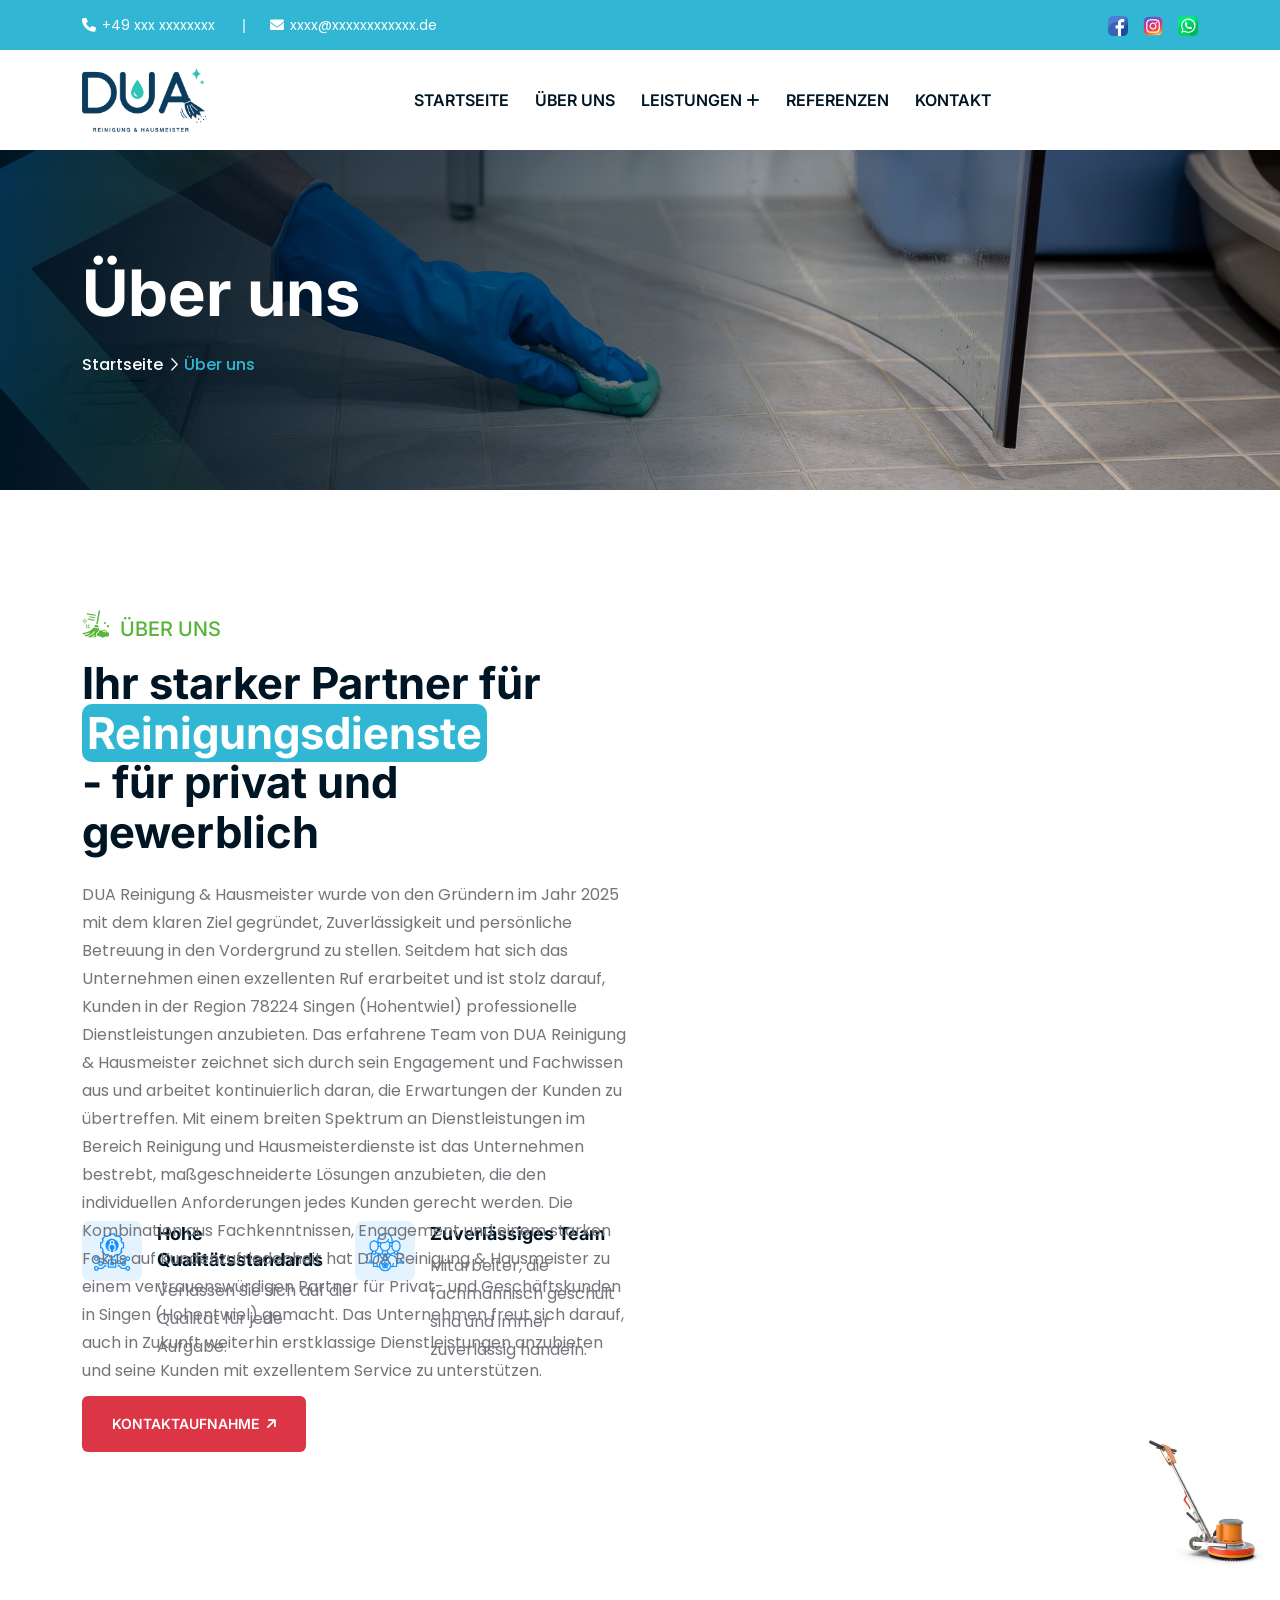
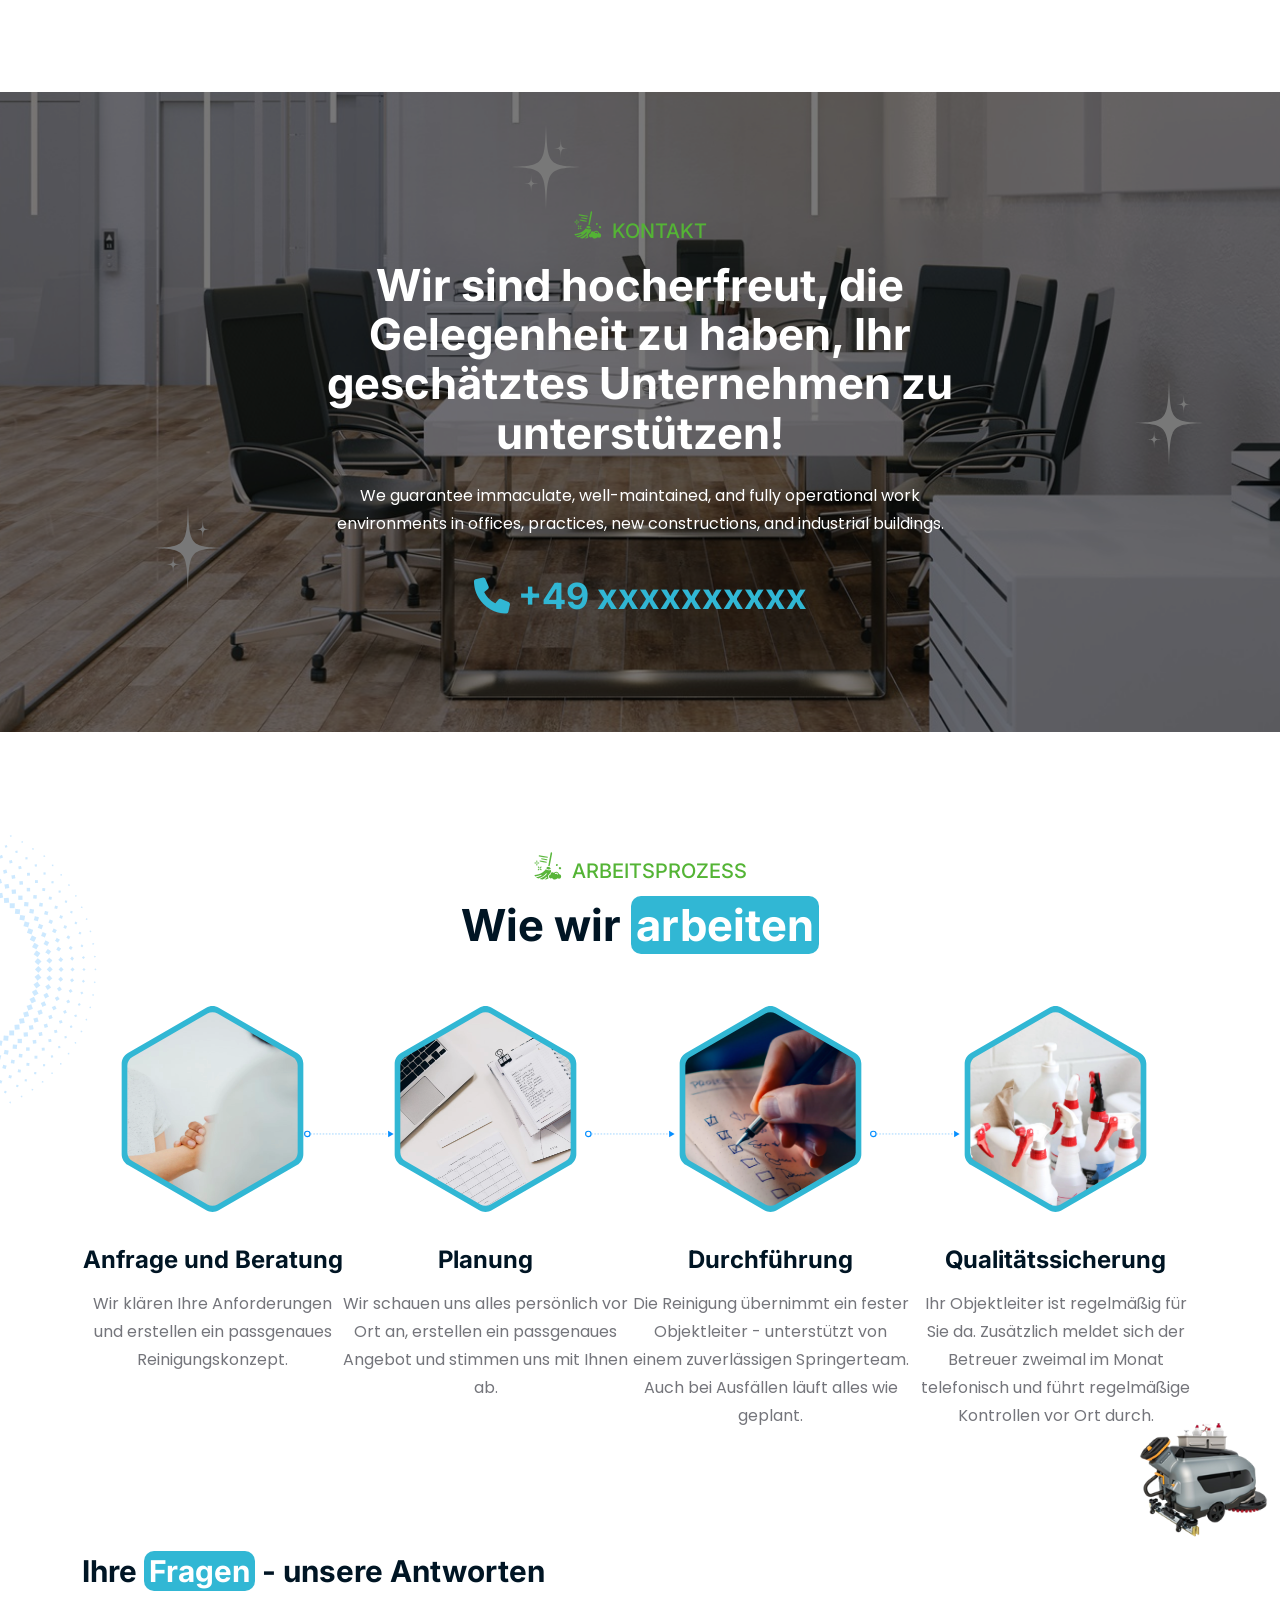
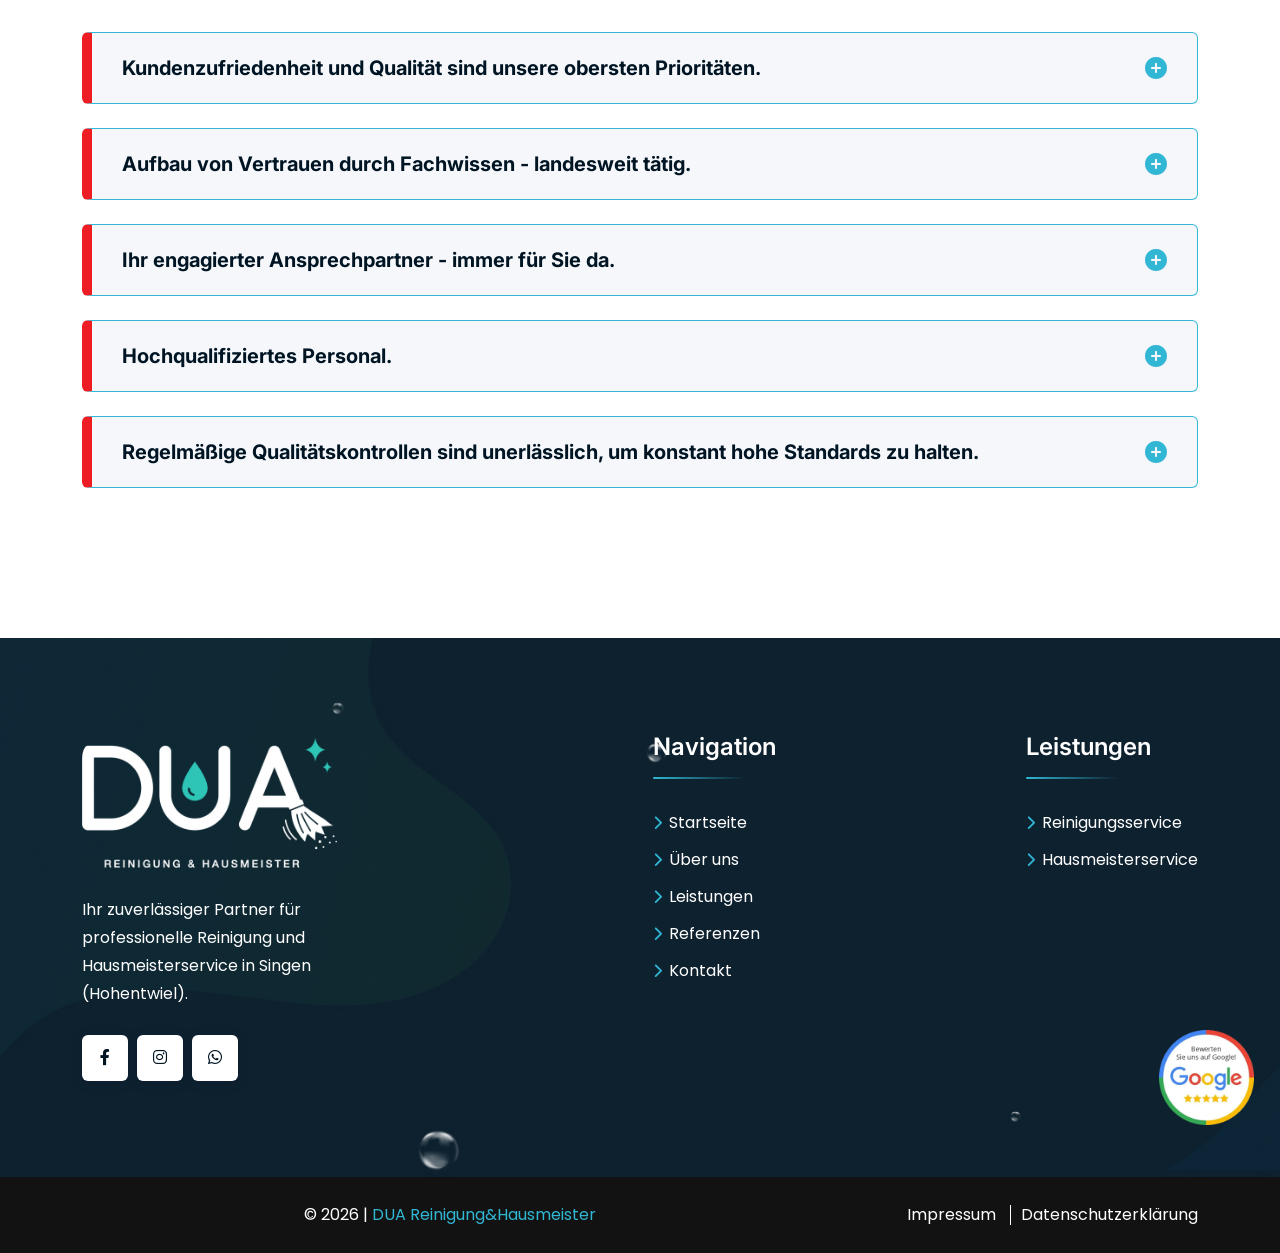
<file: ueberuns.html>
<!DOCTYPE html>
<html lang="de-DE" style=""><head><title>Über uns | DUA Reinigungsservice aus Singen (Hohentwiel)</title><meta name="description" content="Lernen Sie DUA-Reinigungsservice kennen - Ihr Partner für Sauberkeit &amp; Qualität seit 2021. Persönlich, zuverlässig &amp; an 4 Standorten für Sie im Einsatz."><meta name="keywords" content="DUA Reinigungsservice, Reinigungsfirma Ingolstadt, Regensburg, Nürnberg, Erlangen, Gebäudereinigung, Hausmeisterservice, Blerim Hazrollaj, Reinigung Bayern"><link rel="canonical" href="ueberuns.html"><meta charset="utf-8"><script>(function (w, d, s, l, i) {
        w[l] = w[l] || [];
        w[l].push({ "gtm.start": new Date().getTime(), event: "gtm.js" });
        var f = d.getElementsByTagName(s)[0],
          j = d.createElement(s),
          dl = l != "dataLayer" ? "&l=" + l : "";
        j.async = true;
        j.src = "https://www.googletagmanager.com/gtm.js?id=" + i + dl;
        f.parentNode.insertBefore(j, f);
      })(window, document, "script", "dataLayer", "GTM-NFHCHBJR");</script><meta http-equiv="X-UA-Compatible" content="IE=edge"><meta name="viewport" content="width=device-width,initial-scale=1,maximum-scale=5,user-scalable=yes"><meta name="author" content="AlbiSoft GmbH"><meta property="og:image" content="logo_social.jpg"><meta property="og:image:width" content="1200"><meta property="og:image:height" content="630"><meta property="og:image:alt" content="DUA Reinigungsservice"><meta property="og:site_name" content="DUA Reinigungsservice"><meta property="og:title" content="DUA Reinigungsservice"><meta property="og:url" content=""><meta name="publisher" content="AlbiSoft GmbH"><meta property="og:type" content="website"><meta property="og:locale" content="de_DE"><meta name="robots" content="index, follow"><link href="favicon.ico" rel="icon"><link rel="preload" as="image" href="assets/img/hero/hero_bg_1_1.webp" imagesrcset="assets/img/hero/hero_bg_1_1.webp" fetchpriority="high"><link href="assets/css/bootstrap.min.css" rel="stylesheet"><link href="assets/css/fontawesome.min.css" rel="stylesheet"><link href="assets/css/magnific-popup.min.css" rel="stylesheet"><link href="assets/css/swiper-bundle.min.css" rel="stylesheet"><link href="assets/css/jquery.datetimepicker.min.css" rel="stylesheet"><link href="assets/css/style.min.css" rel="stylesheet"><link href="assets/css/custom.min.css" rel="stylesheet"><link href="assets/css/app.min.css" rel="stylesheet"><link href="assets/css/aos.min.css" rel="stylesheet"><link rel="stylesheet" href="assets/vendor/glightbox/glightbox.min.css"><style id="__hegart_edits" data-model="{&quot;e1&quot;:{&quot;desktop&quot;:{&quot;border-radius&quot;:&quot;20px&quot;},&quot;tablet&quot;:{},&quot;mobile&quot;:{}},&quot;e2&quot;:{&quot;desktop&quot;:{&quot;left&quot;:&quot;73px&quot;,&quot;top&quot;:&quot;70px&quot;},&quot;tablet&quot;:{},&quot;mobile&quot;:{}},&quot;e3&quot;:{&quot;desktop&quot;:{&quot;object-fit&quot;:&quot;cover&quot;,&quot;object-position&quot;:&quot;45% 39%&quot;},&quot;tablet&quot;:{},&quot;mobile&quot;:{}},&quot;e4&quot;:{&quot;desktop&quot;:{&quot;object-fit&quot;:&quot;cover&quot;,&quot;object-position&quot;:&quot;44% 37%&quot;},&quot;tablet&quot;:{},&quot;mobile&quot;:{}},&quot;e5&quot;:{&quot;desktop&quot;:{&quot;width&quot;:&quot;1077px&quot;,&quot;height&quot;:&quot;308px&quot;,&quot;min-height&quot;:&quot;0px&quot;},&quot;tablet&quot;:{},&quot;mobile&quot;:{}},&quot;e6&quot;:{&quot;desktop&quot;:{&quot;background-position&quot;:&quot;63% 33%&quot;},&quot;tablet&quot;:{},&quot;mobile&quot;:{}}}">[data-eid="e1"]{border-radius:20px !important}[data-eid="e2"]{left:73px !important;top:70px !important}[data-eid="e3"]{object-fit:cover !important;object-position:45% 39% !important}[data-eid="e4"]{object-fit:cover !important;object-position:44% 37% !important}[data-eid="e5"]{width:1077px !important;height:308px !important;min-height:0px !important;max-width:100% !important}[data-eid="e6"]{background-position:63% 33% !important}@media (max-width:900px){[data-eid="e5"]{height:auto !important}}@media (max-width:640px){[data-eid="e5"]{height:auto !important}}</style></head><body><noscript><iframe src="https://www.googletagmanager.com/ns.html?id=GTM-NFHCHBJR" height="0" width="0" style="display: none; visibility: hidden"></iframe></noscript><div class="preloader"><div class="preloader-inner"><div><img src="assets/img/logo.png" title="Lader" alt="loader" data-eid="e4"></div></div></div><div class="sidemenu-wrapper sidemenu-cart"><div class="sidemenu-content"><button class="closeButton sideMenuCls"><i class="far fa-times"></i></button></div></div><div class="popup-search-box d-none d-lg-block"><button class="searchClose"><i class="fal fa-times"></i></button><form action="#"><input> <button type="submit"><i class="fal fa-search"></i></button></form></div><div class="th-menu-wrapper"><div class="th-menu-area text-center"><button class="th-menu-toggle"><i class="fal fa-times"></i></button><div class="mobile-logo"><a href="index.html"><img src="assets/img/logo.png" alt="logo"></a></div><div class="th-mobile-menu"><ul><li><a href="index.html" title="Startseite">Startseite</a></li><li><a href="ueberuns.html" title="Über uns">Über uns</a></li><li class="menu-item-has-children"><a href="leistungen.html" title="Leistungen">Leistungen</a><ul class="sub-menu"><li><a href="reinigungsservice.html" title="Reinigungsservice">Reinigungsservice</a></li><li><a href="hausmeisterservice.html" title="Hausmeisterservice">Hausmeisterservice</a></li></ul></li><li><a href="referenzen.html" title="Referenzen">Referenzen</a></li><li><a href="kontakt.html" title="Kontakt">Kontakt</a></li></ul></div></div></div><header class="th-header header-layout1"><div class="header-top"><div class="container"><div class="row justify-content-center justify-content-lg-between align-items-center gy-2"><div class="col-auto d-none d-lg-block"><div class="header-links"><ul><li class="d-none d-sm-inline-block"><i class="fas fa-phone"></i><a href="tel:+49xxxxxxxxxxx">+49 xxx xxxxxxxx</a></li><li class="d-none d-sm-inline-block"><i class="fas fa-envelope"></i><a href="mailto:xxxx@xxxxxxxxxxxx.de">xxxx@xxxxxxxxxxxx.de</a></li></ul></div></div><div class="col-auto"><div class="header-links"><ul><li><div class="social-links"><a href="https://www.facebook.com/p/Dua-Reinigungsservice-100070671917446/" title="Facebook" target="_blank"><img src="assets/img/icon/facebook.png" alt="facebook"></a><a href="https://www.instagram.com/duareinigungsservice/" title="Instagram" target="_blank"><img src="assets/img/icon/instagram.png" alt="instagram"></a><a href="https://wa.me/49xxxxxxxxxx" title="WhatsApp" target="_blank" rel="noopener noreferrer"><img src="assets/img/icon/whatsapp.png" alt="whatsapp"></a></div></li></ul></div></div></div></div></div><div class="sticky-wrapper"><div class="menu-area"><div class="container"><div class="row align-items-center justify-content-between"><div class="col-auto"><div class="header-logo"><a href="index.html" title="Startseite"><img src="assets/img/logo.png" title="Startseite" alt="logo" data-eid="e3"></a></div></div><div class="col-auto d-none d-lg-inline-block"><nav class="main-menu d-none d-lg-inline-block"><ul><li><a href="index.html" title="Startseite">Startseite</a></li><li><a href="ueberuns.html" title="Über uns">Über uns</a></li><li class="menu-item-has-children"><a href="leistungen.html" title="Leistungen">Leistungen</a><ul class="sub-menu"><li><a href="reinigungsservice.html" title="Reinigungsservice">Reinigungsservice</a></li><li><a href="hausmeisterservice.html" title="Hausmeisterservice">Hausmeisterservice</a></li></ul></li><li><a href="referenzen.html" title="Referenzen">Referenzen</a></li><li><a href="kontakt.html" title="Kontakt">Kontakt</a></li></ul></nav></div><div class="col-auto"><div class="header-button"><a class="th-btn" href="kontakt.html" title="Kontaktaufnahme">Kontaktaufnahme<i class="fas fa-arrow-up-right ms-2"></i></a> <button class="th-menu-toggle d-block d-lg-none" type="button"><i class="far fa-bars"></i></button></div></div></div></div></div></div></header><div class="breadcumb-wrapper" data-bg-src="assets/img/bg/breadcumb-bg_8.jpg" style="background-image: url(&quot;media/foto-1792404374924-7.webp&quot;);" data-eid="e6"><div class="hero-overlay"><img src="assets/img/hero/hero_overlay_1.png" alt="overlay"></div><div class="container"><div class="breadcumb-content"><h1 class="breadcumb-title">Über uns</h1><ul class="breadcumb-menu"><li><a href="index.html">Startseite</a></li><li>Über uns</li></ul></div></div></div><div class="z-index-common overflow-hidden space" id="about-sec"><div class="shape-mockup moving d-none d-xl-block shape-smaller" data-bottom="0%" data-right="0%"><img src="assets/img/shape/tool_shape_9.jpg" alt="shape"></div><div class="container"><div class="row align-items-center"><div class="col-xl-6"><div class="title-area mb-32"><span class="sub-title"><img src="assets/img/theme-img/title_icon.svg" alt="shape">Über uns</span><h2 class="sec-title">Ihr starker Partner für <span class="title-highlight">Reinigungsdienste</span><br>- für privat und gewerblich</h2><p class="sec-text" data-eid="e5" style="">DUA Reinigung &amp; Hausmeister wurde von den Gründern im Jahr 2025 mit dem klaren Ziel gegründet, Zuverlässigkeit und persönliche Betreuung in den Vordergrund zu stellen. Seitdem hat sich das Unternehmen einen exzellenten Ruf erarbeitet und ist stolz darauf, Kunden in der Region 78224 Singen (Hohentwiel) professionelle Dienstleistungen anzubieten.

Das erfahrene Team von DUA Reinigung &amp; Hausmeister zeichnet sich durch sein Engagement und Fachwissen aus und arbeitet kontinuierlich daran, die Erwartungen der Kunden zu übertreffen. Mit einem breiten Spektrum an Dienstleistungen im Bereich Reinigung und Hausmeisterdienste ist das Unternehmen bestrebt, maßgeschneiderte Lösungen anzubieten, die den individuellen Anforderungen jedes Kunden gerecht werden.

Die Kombination aus Fachkenntnissen, Engagement und einem starken Fokus auf Kundenzufriedenheit hat DUA Reinigung &amp; Hausmeister zu einem vertrauenswürdigen Partner für Privat- und Geschäftskunden in Singen (Hohentwiel) gemacht. Das Unternehmen freut sich darauf, auch in Zukunft weiterhin erstklassige Dienstleistungen anzubieten und seine Kunden mit exzellentem Service zu unterstützen.</p></div><div class="about-feature-wrap"><div class="about-feature"><div class="box-icon"><img src="assets/img/icon/about_feature_1.svg" alt="icon"></div><div class="media-body"><h3 class="box-title">Hohe Qualitätsstandards</h3><p class="box-text">Verlassen Sie sich auf die Qualität für jede Aufgabe.</p></div></div><div class="about-feature"><div class="box-icon"><img src="assets/img/icon/about_feature_2.svg" alt="icon"></div><div class="media-body"><h3 class="box-title">Zuverlässiges Team</h3><p class="box-text">Mitarbeiter, die fachmännisch geschult sind und immer zuverlässig handeln.</p></div></div></div><div class="btn-group"><a class="th-btn" href="kontakt.html">Kontaktaufnahme<i class="fas fa-arrow-up-right ms-2"></i></a><div class="about-signature"></div></div></div></div></div></div><section class="space-bottom"><div class="container text-center"></div></section><section class="space cta-section" data-bg-src="assets/img/bg/cta_bg_1.jpg"><div class="shape-mockup starani" data-top="5%" data-left="40%"><img src="assets/img/shape/vector_shape_4.svg" alt="shape"></div><div class="shape-mockup starani" data-bottom="22%" data-left="12%"><img src="assets/img/shape/vector_shape_4.svg" alt="shape"></div><div class="shape-mockup starani" data-top="45%" data-right="6%"><img src="assets/img/shape/vector_shape_4.svg" alt="shape"></div><div class="container"><div class="row justify-content-center text-center"><div class="col-lg-7 col-md-9"><div class="title-area text-center mb-35"><span class="sub-title"><img src="assets/img/theme-img/title_icon.svg" alt="shape">Kontakt</span><h2 class="sec-title text-white">Wir sind hocherfreut, die Gelegenheit zu haben, Ihr geschätztes Unternehmen zu unterstützen!</h2><p class="text-white">We guarantee immaculate, well-maintained, and fully operational work environments in offices, practices, new constructions, and industrial buildings.</p></div><h3 class="call-1 mb-n2"><a href="tel:+49xxxxxxxxxxx" title="Telefonnummer anrufen"><i class="fa-solid fa-phone"></i> +49 xxxxxxxxxx</a></h3></div></div></div></section><section class="space"><div class="shape-mockup spin d-none d-lg-block" data-top="11%" data-left="-200px"><img src="assets/img/shape/vector_shape_8.png" alt="shape"></div><div class="shape-mockup moving d-none d-xl-block shape-smaller" data-bottom="0%" data-right="0%"><img src="assets/img/shape/tool_shape_7.png" alt="shape"></div><div class="container"><div class="title-area text-center"><span class="sub-title"><img src="assets/img/theme-img/title_icon.svg" alt="Icon">Arbeitsprozess</span><h2 class="sec-title">Wie wir <span class="title-highlight">arbeiten</span></h2></div><div class="process-card-wrap"><div class="process-card"><div class="box-img"><img src="media/foto-1792404436357-8.webp" alt="icon"></div><h3 class="box-title">Anfrage und Beratung</h3><p class="box-text">Wir klären Ihre Anforderungen und erstellen ein passgenaues Reinigungskonzept.</p></div><div class="process-card"><div class="box-img"><img src="media/foto-1792404449408-9.webp" alt="icon"></div><h3 class="box-title">Planung</h3><p class="box-text">Wir schauen uns alles persönlich vor Ort an, erstellen ein passgenaues Angebot und stimmen uns mit Ihnen ab.</p></div><div class="process-card"><div class="box-img"><img src="media/foto-1792404465869-10.webp" alt="icon"></div><h3 class="box-title">Durchführung</h3><p class="box-text">Die Reinigung übernimmt ein fester Objektleiter - unterstützt von einem zuverlässigen Springerteam. Auch bei Ausfällen läuft alles wie geplant.</p></div><div class="process-card"><div class="box-img"><img src="media/foto-1792404482035-11.webp" alt="icon"></div><h3 class="box-title">Qualitätssicherung</h3><p class="box-text">Ihr Objektleiter ist regelmäßig für Sie da. Zusätzlich meldet sich der Betreuer zweimal im Monat telefonisch und führt regelmäßige Kontrollen vor Ort durch.</p></div></div></div></section><section class="space-bottom"><div class="container"><div class="row"><div class="col-xxl-12 col-lg-12"><div class="page-single mb-30"><div class="page-content"><h4 class="mt-10 mb-20">Ihre <span class="title-highlight">Fragen</span> - unsere Antworten</h4><p class="mb-n2"></p><div class="accordion mt-40" id="faqAccordion"><div class="accordion-card"><div class="accordion-header" id="collapse-item-6"><button class="accordion-button collapsed" type="button" data-bs-toggle="collapse" data-bs-target="#collapse-6" aria-expanded="true" aria-controls="collapse-6">Kundenzufriedenheit und Qualität sind unsere obersten Prioritäten.</button></div><div id="collapse-6" class="accordion-collapse collapse" aria-labelledby="collapse-item-6" data-bs-parent="#faqAccordion"><div class="accordion-body"><p class="faq-text">In der DUA Reinigung&amp;Hausmeister finden Sie ein hochqualifiziertes Reinigungsteam, das sich mit größter Sorgfalt um Ihre Reinigungsbedürfnisse kümmert. Unser vorrangiges Ziel besteht darin, dauerhafte Kooperationen durch herausragende Leistungen und Zuverlässigkeit zu etablieren.</p></div></div></div><div class="accordion-card"><div class="accordion-header" id="collapse-item-1"><button class="accordion-button collapsed" type="button" data-bs-toggle="collapse" data-bs-target="#collapse-1" aria-expanded="true" aria-controls="collapse-1">Aufbau von Vertrauen durch Fachwissen - landesweit tätig.</button></div><div id="collapse-1" class="accordion-collapse collapse" aria-labelledby="collapse-item-1" data-bs-parent="#faqAccordion"><div class="accordion-body"><p class="faq-text">Unsere Zusammenarbeit mit einer Vielzahl angesehener Kunden in ganz Deutschland verläuft äußerst erfolgreich. Die kontinuierlich positiven Rückmeldungen bestätigen unsere unerschütterliche Qualität und erstklassigen Service.</p></div></div></div><div class="accordion-card"><div class="accordion-header" id="collapse-item-2"><button class="accordion-button collapsed" type="button" data-bs-toggle="collapse" data-bs-target="#collapse-2" aria-expanded="false" aria-controls="collapse-2">Ihr engagierter Ansprechpartner - immer für Sie da.</button></div><div id="collapse-2" class="accordion-collapse collapse" aria-labelledby="collapse-item-2" data-bs-parent="#faqAccordion"><div class="accordion-body"><p class="faq-text">Bei Bei DUA Reinigung&amp;Hausmeister haben Sie immer einen dedizierten Ansprechpartner zur Verfügung, um Ihre Anliegen prompt zu bearbeiten. Dies gewährleistet schnelle Lösungen und persönliche Betreuung.</p></div></div></div><div class="accordion-card"><div class="accordion-header" id="collapse-item-3"><button class="accordion-button collapsed" type="button" data-bs-toggle="collapse" data-bs-target="#collapse-3" aria-expanded="false" aria-controls="collapse-3">Hochqualifiziertes Personal.</button></div><div id="collapse-3" class="accordion-collapse collapse" aria-labelledby="collapse-item-3" data-bs-parent="#faqAccordion"><div class="accordion-body"><p class="faq-text">Unsere hochqualifizierten Teammitglieder verfügen über umfassendes Fachwissen und eine beeindruckende Motivation. Sie beherrschen jedes Detail, angefangen von der exakten Dosierung der Reinigungsmittel bis hin zur präzisen Reinigung von Sanitäranlagen und dem professionellen Einsatz von Mikrofasertüchern, beispielsweise für die Pflege der Tische.</p></div></div></div><div class="accordion-card"><div class="accordion-header" id="collapse-item-4"><button class="accordion-button collapsed" type="button" data-bs-toggle="collapse" data-bs-target="#collapse-4" aria-expanded="false" aria-controls="collapse-4">Regelmäßige Qualitätskontrollen sind unerlässlich, um konstant hohe Standards zu halten.</button></div><div id="collapse-4" class="accordion-collapse collapse" aria-labelledby="collapse-item-4" data-bs-parent="#faqAccordion"><div class="accordion-body"><p class="faq-text">Monatlich wird eine gründliche Qualitätskontrolle durchgeführt. Unser Standortleiter inspiziert persönlich Ihre Räumlichkeiten, und unser Qualitätsmanager kontaktiert Sie telefonisch, um Ihre Zufriedenheit zu bewerten und mögliche Verbesserungsbereiche zu besprechen. Dieser Prozess gewährleistet, dass die Reinigungsstandards kontinuierlich auf höchstem Niveau gehalten werden.</p></div></div></div></div></div></div></div></div></div></section><footer class="footer-wrapper footer-layout2" data-bg-src="assets/img/bg/footer_bg_2.jpg"><div class="google-rev"><a href="https://g.co/kgs/kyScuVo" title="bewerte uns auf google" target="_blank" rel="noopener"><img class="google-img" src="assets/img/google_rev.webp" title="Bewerte uns auf Google" alt="Bewerte uns auf Google" loading="lazy"></a></div><div class="shape-mockup movingX d-none d-xxl-block" data-bottom="80px" data-left="0%"><img src="assets/img/shape/footer_shape_3.png" alt="shape"></div><div class="widget-area"><div class="container"><div class="row justify-content-between"><div class="col-md-6 col-xl-auto"><div class="widget footer-widget"><div class="th-widget-about"><div class="about-logo"><a href="index.html"><img src="assets/img/logo-footer.png" title="logo" alt="logo" data-eid="e1"></a></div><p class="about-text">Ihr zuverlässiger Partner für professionelle Reinigung und Hausmeisterservice in Singen (Hohentwiel).</p><div class="th-social"><a href="https://www.facebook.com/" target="_blank"><i class="fab fa-facebook-f"></i></a> <a href="https://www.instagram.com/" target="_blank"><i class="fab fa-instagram"></i></a> <a href="https://wa.me/49xxxxxxxxxx" target="_blank" rel="noopener noreferrer"><i class="fab fa-whatsapp"></i></a></div></div></div></div><div class="col-md-6 col-xl-auto"><div class="widget widget_nav_menu footer-widget"><h3 class="widget_title">Navigation</h3><div class="menu-all-pages-container"><ul class="menu"><ul><li><a href="index.html">Startseite</a></li><li><a href="ueberuns.html">Über uns</a></li><li><a href="leistungen.html">Leistungen</a></li><li><a href="referenzen.html">Referenzen</a></li><li><a href="kontakt.html">Kontakt</a></li></ul></ul></div></div></div><div class="col-md-6 col-xl-auto"><div class="widget widget_nav_menu footer-widget"><h3 class="widget_title">Leistungen</h3><div class="menu-all-pages-container"><ul class="menu"><li><a href="reinigungsservice.html" title="Reinigungsservice">Reinigungsservice</a></li><li><a href="hausmeisterservice.html" title="Hausmeisterservice">Hausmeisterservice</a></li></ul></div></div></div></div></div></div><div class="copyright-wrap"><div class="container"><div class="row gy-2 align-items-center"><div class="col-md-8"><div class="fl-wrap policy-box"><div class="text-center md-text-start"><span class="copyright-text-footer text-white">© <span id="currentYear"></span> | <a class="copyright-text" href="index.html">DUA Reinigung&amp;Hausmeister</a></span></div></div></div><div class="col-md-4 text-center text-md-end"><div class="footer-links"><ul><li><a href="impressum.html" title="Impressum">Impressum</a></li><li><a href="datenschutzerklaerung.html" title="Datenschutzerklärung">Datenschutzerklärung</a></li></ul></div></div></div></div></div></footer><div class="scroll-top"><svg class="progress-circle svg-content" width="100%" height="100%" viewBox="-1 -1 102 102"><path d="M50,1 a49,49 0 0,1 0,98 a49,49 0 0,1 0,-98" style="transition: stroke-dashoffset 10ms linear 0s;
        stroke-dasharray: 307.919, 307.919;
        stroke-dashoffset: 307.919;"></path></svg></div><script src="assets/js/vendor/jquery-3.7.1.min.js"></script><script src="assets/js/swiper-bundle.min.js"></script><script src="assets/js/bootstrap.min.js"></script><script src="assets/js/jquery.magnific-popup.min.js"></script><script src="assets/js/jquery.counterup.min.js"></script><script src="assets/js/circle-progress.min.js"></script><script src="assets/js/jquery.datetimepicker.min.js"></script><script src="assets/js/jquery-ui.min.js"></script><script src="assets/js/imagesloaded.pkgd.min.js"></script><script src="assets/js/isotope.pkgd.min.js"></script><script src="assets/js/custom.min.js"></script><script src="assets/js/main.min.js"></script><script src="assets/js/aos.min.js"></script><script src="assets/js/app.min.js"></script><script>window.addEventListener("load", function () {
    // Only run if URL has a hash
    if (window.location.hash) {
      const hash = window.location.hash;
      const target = document.querySelector(hash);

      if (target) {
        // Scroll after a short delay to let the browser jump first
        setTimeout(() => {
          const yOffset = -200; // Your desired offset
          const y =
            target.getBoundingClientRect().top + window.pageYOffset + yOffset;
          window.scrollTo({ top: y, behavior: "smooth" });
        }, 100);
      }
    }
  });</script></body></html>
</file>
<file: assets/css/style.min.css>
@charset "UTF-8";@use "sass:math";.indicator{position:absolute;top:var(--pos-y);left:var(--pos-x);height:var(--height-set);width:var(--width-set);transition:.4s ease-in-out}@font-face{font-family:Inter;src:url(../fonts/fontawesome/Inter/Inter_18pt-Light.ttf) format("truetype");font-weight:300;font-style:normal;font-display:swap}@font-face{font-family:Inter;src:url(../fonts/fontawesome/Inter/Inter_18pt-Regular.ttf) format("truetype");font-weight:400;font-style:normal;font-display:swap}@font-face{font-family:Inter;src:url(../fonts/fontawesome/Inter/Inter_18pt-Medium.ttf) format("truetype");font-weight:500;font-style:normal;font-display:swap}@font-face{font-family:Inter;src:url(../fonts/fontawesome/Inter/Inter_18pt-SemiBold.ttf) format("truetype");font-weight:600;font-style:normal;font-display:swap}@font-face{font-family:Inter;src:url(../fonts/fontawesome/Inter/Inter_18pt-Bold.ttf) format("truetype");font-weight:700;font-style:normal;font-display:swap}@font-face{font-family:Inter;src:url(../fonts/fontawesome/Inter/Inter_18pt-ExtraBold.ttf) format("truetype");font-weight:800;font-style:normal;font-display:swap}@font-face{font-family:Poppins;src:url(../fonts/fontawesome/Poppins/Poppins-Light.ttf) format("truetype");font-weight:300;font-style:normal;font-display:swap}@font-face{font-family:Poppins;src:url(../fonts/fontawesome/Poppins/Poppins-Regular.ttf) format("truetype");font-weight:400;font-style:normal;font-display:swap}@font-face{font-family:Poppins;src:url(../fonts/fontawesome/Poppins/Poppins-Medium.ttf) format("truetype");font-weight:500;font-style:normal;font-display:swap}@font-face{font-family:Poppins;src:url(../fonts/fontawesome/Poppins/Poppins-SemiBold.ttf) format("truetype");font-weight:600;font-style:normal;font-display:swap}@font-face{font-family:Poppins;src:url(../fonts/fontawesome/Poppins/Poppins-Bold.ttf) format("truetype");font-weight:700;font-style:normal;font-display:swap}@font-face{font-family:Poppins;src:url(../fonts/fontawesome/Poppins/Poppins-ExtraBold.ttf) format("truetype");font-weight:800;font-style:normal;font-display:swap}:root{--theme-color:#31b7d4;--theme-color2:#54b435;--title-color:#001524;--body-color:#74757b;--smoke-color:#f5f7fa;--smoke-color2:#e5f3ff;--black-color:#000;--gray-color:#bdbdbd;--white-color:#fff;--light-color:#bdbdbd;--yellow-color:#ffb539;--success-color:#28a745;--error-color:#dc3545;--th-border-color:#d9d9d9;--title-font:"Inter",sans-serif;--body-font:"Poppins",sans-serif;--icon-font:"Font Awesome 6 Pro";--main-container:1290px;--container-gutters:30px;--section-space:120px;--section-space-mobile:80px;--section-title-space:60px;--ripple-ani-duration:5s}body,html{scroll-behavior:auto!important}body{font-family:var(--body-font);font-size:16px;font-weight:400;color:var(--body-color);line-height:26px;overflow-x:hidden;-webkit-font-smoothing:antialiased}iframe{border:none;width:100%}.slick-slide:focus,a:active,a:focus,button:focus,input,input:active,input:focus,input:hover,textarea,textarea:active,textarea:focus,textarea:hover{outline:0}input:focus{outline:0;box-shadow:none}embed,img:not([draggable]),object,video{max-width:100%;height:auto}ul{list-style-type:disc}ol{list-style-type:decimal}table{margin:0 0 1.5em;width:100%;border-collapse:collapse;border-spacing:0;border:1px solid var(--th-border-color)}th{font-weight:700;color:var(--title-color)}td,th{border:1px solid var(--th-border-color);padding:9px 12px}a{color:var(--theme-color);text-decoration:none;outline:0;transition:all ease .4s}a:hover{color:var(--title-color)}a:active,a:focus,a:hover,a:visited{text-decoration:none;outline:0}button{transition:all ease .4s}img{border:none;max-width:100%}ins{text-decoration:none}pre{font-family:var(--body-font);background:#f5f5f5;color:#666;font-size:14px;margin:20px 0;overflow:auto;padding:20px;white-space:pre-wrap;word-wrap:break-word}p:empty,span.ajax-loader:empty{display:none}p{font-family:var(--body-font);margin:0 0 18px;color:var(--body-color);line-height:1.75}h1 a,h2 a,h3 a,h4 a,h5 a,h6 a,p a,span a{font-size:inherit;font-family:inherit;font-weight:inherit;line-height:inherit}.h1,.h2,.h3,.h4,.h5,.h6,h1,h2,h3,h4,h5,h6{font-family:var(--title-font);color:var(--title-color);text-transform:none;font-weight:700;line-height:1.4;margin:0 0 15px}.h1,h1{font-size:64px;line-height:1.156}.h2,h2{font-size:44px;line-height:1.123}.h3,h3{font-size:36px;line-height:1.278}.h4,h4{font-size:30px;line-height:1.333}.h5,h5{font-size:24px;line-height:1.417}.h6,h6{font-size:20px;line-height:1.5}@media (width <=1199px){.h1,h1{font-size:48px;line-height:1.3}.h2,h2{font-size:36px;line-height:1.3}.h3,h3{font-size:30px}.h4,h4{font-size:24px}.h5,h5{font-size:20px}.h6,h6{font-size:16px}}@media (width <=767px){.h1,h1{font-size:40px}.h2,h2{font-size:34px;line-height:1.3}.h3,h3{font-size:26px}.h4,h4{font-size:22px}.h5,h5{font-size:18px}.h6,h6{font-size:16px}}@media (width <=575px){.h1,h1{font-size:34px;line-height:1.35}.h2,h2{font-size:28px}}@media (width <=375px){.h1,h1{font-size:32px}}@media (width <=1399px){:root{--main-container:1290px}}@media (width >=1560px){.th-container2{width:100%;max-width:1560px;margin-left:auto;margin-right:0;padding-left:0;padding-right:0}.th-container2 .container{--main-container:1220px}.th-container3{width:100%;max-width:1560px;margin-left:0;margin-right:auto;padding-left:0;padding-right:0}.th-container3 .container{--main-container:1220px}}@media (width >=1922px){.th-container2,.th-container3{margin-right:auto}}@media only screen and (width >=1300px){.container,.container-lg,.container-md,.container-sm,.container-xl,.container-xxl{max-width:calc(var(--main-container) + var(--container-gutters));padding-left:calc(var(--container-gutters)/ 2);padding-right:calc(var(--container-gutters)/ 2)}.container-lg.px-0,.container-md.px-0,.container-sm.px-0,.container-xl.px-0,.container-xxl.px-0,.container.px-0{max-width:var(--main-container)}}@media only screen and (width >=1300px){.th-container{--main-container:1800px}}@media only screen and (width <=1600px){.container-fluid.px-0{padding-left:15px!important;padding-right:15px!important}.container-fluid.px-0 .row{margin-left:0!important;margin-right:0!important}}.container-gallery{max-width:1840px}.slick-track>[class*=col]{-ms-flex-negative:0;flex-shrink:0;width:100%;max-width:100%;padding-right:calc(var(--bs-gutter-x)/ 2);padding-left:calc(var(--bs-gutter-x)/ 2);margin-top:var(--bs-gutter-y)}@media (width >=1300px){.row{--bs-gutter-x:30px}}.gy-30{--bs-gutter-y:30px}.g-0{--bs-gutter-y:0;--bs-gutter-x:0}.gx-0{--bs-gutter-x:0}.gy-40{--bs-gutter-y:40px}.gy-50{--bs-gutter-y:50px}.gx-10{--bs-gutter-x:10px}.gy-10{--bs-gutter-y:10px}@media (width >=1299px){.gx-60{--bs-gutter-x:60px}}@media (width >=1399px){.gx-30{--bs-gutter-x:30px}.gx-25{--bs-gutter-x:25px}.gx-40{--bs-gutter-x:40px}}@media (width <=991px){.gy-50{--bs-gutter-y:40px}}.form-control,.form-select,input,select,textarea{height:56px;padding:0 25px;padding-right:45px;border:1px solid transparent;color:var(--body-color);background-color:var(--smoke-color);border-radius:6px;font-size:16px;width:100%;font-family:var(--body-font);transition:.4s ease-in-out}.form-control:focus,.form-select:focus,input:focus,select:focus,textarea:focus{outline:0;box-shadow:none;border-color:var(--th-border-color);background-color:var(--smoke-color2)}.form-control::placeholder,.form-select::placeholder,input::placeholder,select::placeholder,textarea::placeholder{color:var(--body-color)}.form-control::input-placeholder,.form-select::input-placeholder,input::input-placeholder,select::input-placeholder,textarea::input-placeholder{color:var(--body-color)}.form-control:input-placeholder,.form-select:input-placeholder,input:input-placeholder,select:input-placeholder,textarea:input-placeholder{color:var(--body-color)}.form-control::input-placeholder,.form-select::input-placeholder,input::input-placeholder,select::input-placeholder,textarea::input-placeholder{color:var(--body-color)}.form-control::placeholder,.form-select::placeholder,input::placeholder,select::placeholder,textarea::placeholder{color:var(--body-color)}.form-control:input-placeholder,.form-select:input-placeholder,input:input-placeholder,select:input-placeholder,textarea:input-placeholder{color:var(--body-color)}.form-control::input-placeholder,.form-select::input-placeholder,input::input-placeholder,select::input-placeholder,textarea::input-placeholder{color:var(--body-color)}.form-control::placeholder,.form-select::placeholder,input::placeholder,select::placeholder,textarea::placeholder{color:var(--body-color)}.form-select,select{display:block;width:100%;line-height:1.5;vertical-align:middle;background-image:url("data:image/svg+xml;charset=utf-8,%3Csvg xmlns='http://www.w3.org/2000/svg' viewBox='0 0 16 16'%3E%3Cpath fill='none' stroke='%23343a40' stroke-linecap='round' stroke-linejoin='round' stroke-width='2' d='M2 5l6 6 6-6'/%3E%3C/svg%3E");background-position:right 26px center;background-repeat:no-repeat;background-size:16px 12px;appearance:none;cursor:pointer}.form-select.style2,select.style2{background-image:url("data:image/svg+xml,%3Csvg width='11' height='6' viewBox='0 0 11 6' fill='none' xmlns='http://www.w3.org/2000/svg'%3E%3Cpath d='M9.87109 1.71094L5.71484 5.62109C5.56901 5.7487 5.41406 5.8125 5.25 5.8125C5.08594 5.8125 4.9401 5.7487 4.8125 5.62109L0.65625 1.71094C0.382812 1.40104 0.373698 1.09115 0.628906 0.78125C0.920573 0.507812 1.23047 0.498698 1.55859 0.753906L5.25 4.25391L8.96875 0.753906C9.27865 0.498698 9.57943 0.498698 9.87109 0.753906C10.1263 1.08203 10.1263 1.40104 9.87109 1.71094Z' fill='%238B929C'/%3E%3C/svg%3E")}textarea,textarea.form-control{min-height:154px;padding-top:16px;padding-bottom:17px}textarea.form-control.style2,textarea.style2{min-height:100px}.input-white .form-control,.input-white .form-select,.input-white input,.input-white select,.input-white textarea{background-color:var(--white-color);border-color:var(--white-color)}.input-white .form-group>i{background-color:var(--white-color)}.input-white .form-group>i.fa-chevron-down{background-color:var(--white-color)}.form-group{margin-bottom:var(--bs-gutter-x);position:relative}.form-group>i{display:inline-block;position:absolute;right:25px;top:19px;font-size:16px;color:var(--body-color)}.form-group>i.fa-envelope{padding-top:1px}.form-group>i.fa-comment{margin-top:-2px}.form-group>i.fa-chevron-down{width:17px;background-color:var(--smoke-color2)}.form-group.has-label>i{top:50px}[class*=col-].form-group>i{right:calc((var(--bs-gutter-x)/ 2) + 25px)}.form-rounded-10 .form-control,.form-rounded-10 .form-select{border-radius:10px!important}.form-rounded-10 .th-btn{border-radius:10px}option:checked,option:focus,option:hover{background-color:var(--theme-color);color:var(--white-color)}input::-webkit-inner-spin-button,input::-webkit-outer-spin-button{appearance:none;margin:0}input[type=number]{appearance:textfield}input[type=checkbox]{visibility:hidden;opacity:0;vertical-align:middle;width:0;height:0;display:none}input[type=checkbox]:checked~label::before{content:"\f00c";color:var(--white-color);background-color:var(--theme-color);border-color:var(--theme-color)}input[type=checkbox]~label{position:relative;padding-left:30px;cursor:pointer;display:block}input[type=checkbox]~label::before{content:"";font-family:var(--icon-font);font-weight:700;position:absolute;left:0;top:3.5px;background-color:var(--white-color);border:1px solid var(--th-border-color);height:18px;width:18px;line-height:18px;border-radius:4px;text-align:center;font-size:12px}input[type=checkbox].style2~label{color:#8b929c;padding-left:23px;margin-bottom:-.5em}input[type=checkbox].style2~label::before{background-color:rgb(255 255 255 / 10%);border:1px solid #8b929c;height:14px;width:14px;line-height:14px;border-radius:3px;top:6px}input[type=checkbox].style2:checked~label::before{color:var(--theme-color)}input[type=radio]{visibility:hidden;opacity:0;vertical-align:middle;width:0;height:0;display:none}input[type=radio]~label{position:relative;padding-left:30px;cursor:pointer;line-height:1;display:inline-block;font-weight:600;margin-bottom:0}input[type=radio]~label::before{content:"\f111";position:absolute;font-family:var(--icon-font);left:0;top:-2px;width:20px;height:20px;padding-left:0;font-size:.6em;line-height:19px;text-align:center;border:1px solid var(--theme-color);border-radius:100%;font-weight:700;background:var(--white-color);color:transparent;transition:all .2s ease}input[type=radio]:checked~label::before{border-color:var(--theme-color);background-color:var(--theme-color);color:var(--white-color)}label{margin-bottom:.5em;margin-top:-.3em;display:block;color:var(--body-color);font-family:var(--body-font);font-size:16px}.was-validated input:invalid,input.is-invalid,select.is-invalid,textarea.is-invalid{border:1px solid var(--error-color)!important;background-position:right calc(.375em + .8875rem) center;background-image:none}.was-validated input:invalid:focus,input.is-invalid:focus,select.is-invalid:focus,textarea.is-invalid:focus{outline:0;box-shadow:none}textarea.is-invalid{background-position:top calc(.375em + .5875rem) right calc(.375em + .8875rem)}.row.no-gutters>.form-group{margin-bottom:0}.form-messages{display:none}.form-messages.mb-0 *{margin-bottom:0}.form-messages.success{color:var(--success-color);display:block}.form-messages.error{color:var(--error-color);display:block}.form-messages pre{padding:0;background-color:transparent;color:inherit}.swiper-wrapper.row{flex-wrap:nowrap}.th-slider.has-shadow{padding-left:12px;padding-right:12px;margin:-25px -12px}.th-slider.has-shadow .swiper-wrapper{padding:25px 0}.swiper-fade .swiper-slide{transition:.6s ease-in-out}.swiper-fade .swiper-slide-prev{opacity:0}.swiper-pagination-bullets{position:relative;z-index:3;text-align:center;margin:50px 0 -7px;line-height:10px;height:10px}.swiper-pagination-bullets .swiper-pagination-bullet{display:inline-block;--swiper-pagination-bullet-size:10px;--swiper-pagination-bullet-horizontal-gap:8px;margin:5px 7px;opacity:1;background-color:var(--th-border-color);position:relative;cursor:pointer}.swiper-pagination-bullets .swiper-pagination-bullet::before{content:"";position:absolute;inset:-5px;border:1px solid var(--th-border-color);transform:scale(.2);border-radius:inherit;transition:.4s ease-in-out}.swiper-pagination-bullets .swiper-pagination-bullet.swiper-pagination-bullet-active{background-color:var(--theme-color)}.swiper-pagination-bullets .swiper-pagination-bullet.swiper-pagination-bullet-active::before{transform:scale(1);border-color:var(--theme-color)}.has-shadow .swiper-pagination-bullets{margin:40px 0 17px}.slider-area{position:relative}.slider-arrow{display:inline-block;padding:0;background-color:var(--smoke-color2);color:var(--theme-color);position:absolute;top:50%;border:0;left:var(--pos-x,-120px);width:var(--icon-size,56px);height:var(--icon-size,56px);line-height:var(--icon-size,54px);font-size:var(--icon-font-size,20px);margin-top:calc(var(--icon-size,56px)/ -2);z-index:3;border-radius:6px}.slider-arrow.default{position:relative;--pos-x:0;margin-top:0}.slider-arrow.icon-sm{width:var(--icon-size,46px);height:var(--icon-size,46px);line-height:var(--icon-size,46px);font-size:18px}.slider-arrow.slider-next{right:var(--pos-x,-120px);left:auto}.slider-arrow:hover{background-color:var(--theme-color);color:var(--white-color);border-color:var(--theme-color)}.arrow-margin .slider-arrow{top:calc(50% - 30px)}.arrow-wrap{position:relative}.arrow-wrap .slider-arrow{opacity:0;visibility:hidden;transform:scale(.4)}@media (width <=1299px){.arrow-wrap .slider-arrow{display:none}}.arrow-wrap:hover .slider-arrow{opacity:1;visibility:visible;transform:scale(1)}@media (width <=1500px){.slider-arrow{--arrow-horizontal:-20px;--pos-x:-70px}}@media (width <=1399px){.slider-arrow{--arrow-horizontal:40px;--pos-x:-17px}}.icon-box .slider-arrow:not(:last-child){margin-right:8px}@media (width <=991px){.slider-arrow{--icon-size:40px;line-height:38px;margin-right:40px;font-size:14px}.slider-arrow.slider-next{margin-right:0;margin-left:40px}.slick-dots{margin:40px 0 0}.icon-box .slider-arrow{margin-right:0}}.slick-3d-active{margin-left:-12%;margin-right:-12%}.slick-3d-active .slick-list{padding-left:30%!important;padding-right:30%!important}.slick-3d-active .slick-track{max-width:100%!important;transform:translate3d(0,0,0)!important;perspective:100px}.slick-3d-active .slick-slide{position:absolute;inset:0;margin:auto;opacity:0;width:100%!important;transform:translate3d(0,0,0);transition:opacity 1s,-webkit-transform 1s;transition:transform 1s,opacity 1s;transition:transform 1s,opacity 1s,-webkit-transform 1s}.slick-3d-active .slick-3d-next,.slick-3d-active .slick-3d-next2,.slick-3d-active .slick-3d-prev,.slick-3d-active .slick-3d-prev2{display:block}.slick-3d-active .slick-current{opacity:1;position:relative;display:block;z-index:2}.slick-3d-active .slick-3d-next{opacity:1;transform:translate3d(50%,0,-21px);z-index:1;perspective:1000px}.slick-3d-active .slick-3d-next2{opacity:1;transform:translate3d(40%,0,-23px);z-index:0;perspective:1000px}.slick-3d-active .slick-3d-prev{opacity:1;transform:translate3d(-50%,0,-21px)}.slick-3d-active .slick-3d-prev .testi-card{box-shadow:none}.slick-3d-active .slick-3d-prev2{opacity:1;transform:translate3d(-40%,0,-23px)}.th-menu-wrapper{position:fixed;top:0;left:0;bottom:0;background-color:rgb(0 0 0 / 60%);z-index:999999;width:0;width:100%;height:100%;transition:all ease .8s;opacity:0;visibility:hidden}.th-menu-wrapper .mobile-logo{padding-bottom:30px;padding-top:40px;display:block;text-align:center;background-color:var(--smoke-color2)}.th-menu-wrapper .mobile-logo svg{max-width:185px}.th-menu-wrapper .th-menu-toggle{border:none;position:absolute;right:-16.5px;top:25px;padding:0;width:33px;height:33px;line-height:35px;font-size:18px;z-index:1;color:var(--white-color);background-color:var(--theme-color);border-radius:50%}.th-menu-wrapper .th-menu-toggle:hover{background-color:var(--title-color);color:var(--white-color)}.th-menu-wrapper .th-menu-area{width:100%;max-width:310px;background-color:#fff;border-right:3px solid var(--theme-color);height:100%;position:relative;left:-110%;opacity:0;visibility:hidden;transition:all ease 1s;z-index:1}.th-menu-wrapper.th-body-visible{opacity:1;visibility:visible}.th-menu-wrapper.th-body-visible .th-menu-area{left:0;opacity:1;visibility:visible}.th-mobile-menu{overflow-y:scroll;max-height:calc(100vh - 200px);padding-bottom:40px;margin-top:33px;text-align:left}.th-mobile-menu ul{margin:0;padding:0}.th-mobile-menu ul li{border-bottom:1px solid #fdedf1;list-style-type:none}.th-mobile-menu ul li li:first-child{border-top:1px solid #fdedf1}.th-mobile-menu ul li a{display:block;position:relative;padding:12px 0;line-height:1.4;font-size:16px;color:var(--title-color);padding-left:18px}.th-mobile-menu ul li a::before{content:"\f105";font-family:var(--icon-font);position:absolute;left:0;top:12px;margin-right:10px;display:inline-block}.th-mobile-menu ul li.th-active>a{color:var(--theme-color)}.th-mobile-menu ul li.th-active>a::before{transform:rotate(90deg)}.th-mobile-menu ul li ul li{padding-left:20px}.th-mobile-menu ul li ul li:last-child{border-bottom:none}.th-mobile-menu ul .th-item-has-children>a .th-mean-expand{position:absolute;right:0;top:50%;font-weight:400;font-size:12px;width:25px;height:25px;line-height:25px;margin-top:-12.5px;display:inline-block;text-align:center;background-color:var(--smoke-color);color:var(--title-color);box-shadow:0 0 20px -8px rgb(173 136 88 / 50%);border-radius:50%}.th-mobile-menu ul .th-item-has-children>a .th-mean-expand::before{content:"\f067";font-family:var(--icon-font)}.th-mobile-menu ul .th-item-has-children>a::after{content:"\f067";font-family:var(--icon-font);width:22px;height:22px;line-height:22px;display:inline-block;text-align:center;font-size:12px;border-radius:50px;background-color:var(--smoke-color);float:right;margin-top:1px}.th-mobile-menu ul .th-item-has-children.th-active>a .th-mean-expand::before{content:"\f068"}.th-mobile-menu ul .th-item-has-children.th-active>a::after{content:"\f068"}.th-mobile-menu>ul{padding:0 40px}.th-mobile-menu>ul>li:last-child{border-bottom:none}.th-menu-toggle{width:56px;height:56px;padding:0;font-size:20px;border:none;background-color:var(--theme-color);color:var(--white-color);display:inline-block;border-radius:5px}.th-menu-toggle:hover{background-color:var(--title-color)}.th-menu-toggle.style-text,.th-menu-toggle.style-text-white{width:auto;height:auto;background-color:transparent;color:var(--title-color);font-size:20px}.th-menu-toggle.style-text i,.th-menu-toggle.style-text-white i{margin-right:10px}.th-menu-toggle.style-text-white{color:var(--white-color)}@media (width <=400px){.th-menu-wrapper .th-menu-area{width:100%;max-width:270px}.th-mobile-menu>ul{padding:0 20px}}.preloader{position:fixed;inset:0;z-index:999;background:#fff}.preloader .th-btn{padding:15px 20px;border-radius:0;font-size:14px}.preloader-inner{position:absolute;left:50%;top:50%;transform:translate(-50%,-50%);text-align:center;line-height:1}.preloader-inner img{display:block;margin:0 auto}.loader{width:100px;height:100px;box-sizing:content-box;background:#fff;border-color:var(--theme-color);border-style:solid;border-width:2px 2px 50px;border-radius:100%;position:relative;background-image:url(assets/img/logo.png);background-size:contain;background-repeat:no-repeat;background-position:center}.loader::before{content:"";position:absolute;background:#fff;border:18px solid var(--theme-color);border-radius:100%;box-sizing:content-box}.loader::after{content:"";position:absolute;background:var(--theme-color);border:18px solid #fff;border-radius:100%;box-sizing:content-box}@keyframes yinYang{100%{transform:rotate(360deg)}}@keyframes yinYang{100%{transform:rotate(360deg)}}.th-btn{position:relative;z-index:2;overflow:hidden;vertical-align:middle;display:inline-block;border:none;text-transform:uppercase;text-align:center;background-color:var(--theme-color);color:var(--white-color);font-family:var(--title-font);font-size:14px;font-weight:600;line-height:1;padding:21px 30px;min-width:170px;border-radius:6px}.th-btn::before{content:"";position:absolute;height:calc(100% + 2px);width:calc(100% + 30px);top:-1px;right:100%;background-color:var(--title-color);z-index:-1;transition:all .4s ease-out;border-radius:inherit;clip-path:polygon(calc(100% - 30px) 0,100% 50%,calc(100% - 30px) 100%,0 100%,0 0)}.th-btn.active,.th-btn:hover{color:var(--white-color);box-shadow:none}.th-btn.active::before,.th-btn:hover::before{right:-30px}.th-btn.style2{background-color:transparent;color:var(--white-color);border:1px solid var(--white-color);padding:20px 40px;box-shadow:none}.th-btn.style2:hover{color:var(--title-color);border-color:var(--white-color)}.th-btn.style2:hover::after,.th-btn.style2:hover::before{background-color:var(--white-color)}.th-btn.style3:hover{color:var(--title-color)}.th-btn.style3:hover::after,.th-btn.style3:hover::before{background-color:var(--white-color)}.th-btn.style4{background-color:var(--theme-color2);color:var(--white-color)}.th-btn.style4:hover{color:var(--white-color)}.th-btn.style4:hover::after,.th-btn.style4:hover::before{background-color:var(--title-color)}.th-btn.style5{background-color:var(--theme-color);color:var(--white-color)}.th-btn.style5:hover{color:var(--theme-color)}.th-btn.style5:hover::after,.th-btn.style5:hover::before{background-color:var(--white-color)}.th-btn.style6{background-color:var(--title-color)}.th-btn.style6:hover{color:var(--theme-color)}.th-btn.style6:hover::after,.th-btn.style6:hover::before{background-color:var(--white-color)}.th-btn.btn-fw{width:100%}.th-btn.btn-fw::after,.th-btn.btn-fw::before{display:none}.th-btn.btn-fw:hover{background-color:var(--title-color)}.th-btn.btn-sm{padding:15px 25px;min-width:144px}.icon-btn{display:inline-block;width:var(--btn-size,56px);height:var(--btn-size,56px);line-height:var(--btn-size,54px);font-size:var(--btn-font-size,20px);background-color:var(--icon-bg,#fff);color:var(--title-color);text-align:center;border-radius:6px;border:1px solid var(--th-border-color);transition:.4s ease-in-out;position:relative}.icon-btn:hover{background-color:var(--theme-color);color:var(--white-color);border-color:var(--theme-color)}.icon-btn.style2{background-color:var(--white-color);color:var(--theme-color);border:none;border-radius:6px;line-height:var(--btn-size,56px)}.icon-btn.style2:hover{background-color:var(--title-color)}.play-btn{display:inline-block;position:relative;z-index:1}.play-btn>i{display:inline-block;width:var(--icon-size,56px);height:var(--icon-size,56px);line-height:var(--icon-size,56px);text-align:center;background-color:var(--white-color);color:var(--theme-color);font-size:var(--icon-font-size,1.4em);border-radius:50%;z-index:1;transition:all ease .4s}.play-btn::after,.play-btn::before{content:"";position:absolute;inset:0;background-color:var(--white-color);z-index:-1;border-radius:50%;transition:all ease .4s}.play-btn::after{animation-delay:2s}.play-btn:hover i,.play-btn:hover::after,.play-btn:hover::before{background-color:var(--theme-color);color:var(--white-color)}.play-btn.style2::after,.play-btn.style2::before{background-color:transparent;border:1px solid var(--white-color)}.play-btn.style3>i{--icon-size:40px;font-size:14px;border:1px solid;background-color:var(--theme-color);color:var(--white-color)}.play-btn.style3::after,.play-btn.style3::before{background-color:var(--white-color)}.play-btn.style3:hover>i{background-color:var(--white-color);color:var(--theme-color)}.play-btn.style3:hover::after,.play-btn.style3:hover::before{background-color:var(--white-color)}.link-btn{font-weight:600;font-size:14px;display:inline-block;line-height:.8;position:relative;padding-bottom:2px;margin-bottom:-2px;text-transform:uppercase;color:var(--theme-color)}.link-btn i{margin-left:5px;font-size:.9rem}.link-btn::before{content:"";position:absolute;left:0;bottom:0;width:0;height:2px;background-color:var(--theme-color);transition:all ease .4s}.link-btn:hover{color:var(--theme-color)}.link-btn:hover::before{width:100%}.line-btn{font-size:14px;font-weight:600;display:inline-block;line-height:.8;position:relative;padding-bottom:4px;margin-bottom:-1px;text-transform:uppercase;color:var(--theme-color)}.line-btn i{margin-left:5px;font-size:.9rem}.line-btn::before{content:"";position:absolute;left:0;bottom:0;width:100%;height:1px;background-color:var(--theme-color);transition:all ease .4s}.line-btn:hover{color:var(--theme-color)}.line-btn:hover::before{background-color:var(--theme-color);width:45px}.scroll-top{position:fixed;right:30px;bottom:30px;height:50px;width:50px;cursor:pointer;display:block;border-radius:50px;z-index:10000;opacity:1;visibility:hidden;transform:translateY(45px);transition:all .3s linear}.scroll-top::after{content:"\f062";font-family:var(--icon-font);position:absolute;text-align:center;line-height:50px;font-size:20px;color:var(--theme-color);left:0;top:0;height:50px;width:50px;cursor:pointer;display:block;z-index:1;border:2px solid var(--theme-color);box-shadow:none;border-radius:50%}.scroll-top svg{color:var(--theme-color);border-radius:50%;background:var(--white-color)}.scroll-top svg path{fill:none}.scroll-top .progress-circle path{stroke:var(--theme-color);stroke-width:20px;box-sizing:border-box;transition:all .4s linear}.scroll-top.show{opacity:1;visibility:visible;transform:translateY(0)}.sec-title{margin-bottom:calc(var(--section-title-space) - 8px);margin-top:-.18em;font-weight:700}.sub-title{display:block;font-family:var(--title-font);font-size:20px;font-weight:500;color:var(--theme-color2);margin-bottom:24px;padding-top:5px;text-transform:uppercase;line-height:28px}.sub-title:has(img){margin-top:0}.sub-title.h4{font-size:30px;font-weight:600;line-height:1;margin-top:-.14em}.sub-title img{margin:-14px 10px 0 0}.sub-title i{font-size:32px;margin-right:10px}@media (width <=991px){.sub-title i{font-size:24px}}.sub-title2{display:block;font-family:var(--title-font);font-size:18px;font-weight:600;color:var(--theme-color2);margin-bottom:10px;margin-top:-.35em}.box-title{font-size:24px;line-height:1.417;font-weight:700;margin-top:-.32em}.box-title a{color:inherit}.box-title a:hover{color:var(--theme-color)}.box-subtitle{margin-bottom:8px}.box-title2{font-size:20px;line-height:1.5;font-weight:700;margin-top:-.35em}.box-title2 a{color:inherit}.box-title2 a:hover{color:var(--theme-color)}.title-area{margin-bottom:calc(var(--section-title-space) - 8px);position:relative;z-index:2}.title-area .sec-title{margin-bottom:24px}.title-area.mb-0 .sec-title{margin-bottom:-.24em}.title-area .th-btn{margin-top:20px;margin-bottom:10px}.mb-32{margin-bottom:32px}hr.title-line{margin-top:0;background-color:var(--th-border-color);opacity:1}.sec-btn{text-align:center}.sec-btn,.title-line{margin-bottom:var(--section-title-space)}@media (width <=1199px){.sub-title{margin-bottom:20px}.sec-title,.title-area{--section-title-space:60px}.sec-title.mb-45,.title-area.mb-45{margin-bottom:36px}.sec-title.mb-50,.title-area.mb-50{margin-bottom:40px}.sec-btn,.title-line{--section-title-space:55px}}@media (width <=991px){.sec-title,.title-area{--section-title-space:50px}.sec-title.mb-45,.title-area.mb-45{margin-bottom:35px}.sec-btn,.title-line{--section-title-space:50px}.sub-title.h4{font-size:22px}}@media (width <=375px){.shadow-title{font-size:40px}}.shape-mockup-wrap{z-index:2;position:relative}.shape-mockup{position:absolute;z-index:-1;pointer-events:none}.shape-mockup.z-index-3{z-index:3;pointer-events:none}.shape-mockup.z-index-1{z-index:1;pointer-events:none}.shape-mockup .svg-img{height:110px;width:110px}.z-index-step1{position:relative;z-index:4!important}.z-index-common{position:relative;z-index:3}.z-index-3{z-index:3}.z-index-n1{z-index:-1}.media-body{-webkit-box-flex:1;flex:1}.color-scheme{position:fixed;right:-1px;top:calc(50% - 100px);z-index:99;background:var(--black-color);padding:20px 30px;border-radius:10px 0 0 10px;max-width:300px;transform:translate(100%,0);transition:.4s}.color-scheme-title{font-size:22px;border-bottom:1px solid var(--th-border-color);padding-bottom:6px;color:var(--white-color);margin-bottom:20px}.color-scheme-title i{font-size:18px;margin-right:3px}.color-scheme-text{color:var(--white-color);font-size:14px;margin-bottom:6px}.color-scheme .switchIcon{position:absolute;left:0;top:10px;border:0;background:var(--theme-color);color:var(--white-color);height:45px;width:45px;border-radius:5px 0 0 5px;transform:translate(-100%,0)}.color-scheme .color-switch-btns{display:-webkit-inline-box;display:inline-flex;display:-ms-inline-flexbox;display:inline-flex;flex-wrap:wrap;gap:18px;margin-bottom:20px}.color-scheme .color-switch-btns button{padding:0;border:0;background:0 0;font-size:24px;color:var(--theme-color);text-align:left}.color-scheme #thcolorpicker{padding:0!important;border:2px solid var(--white-color);height:25px;border-radius:15px;overflow:hidden;max-width:170px}.color-scheme.active{transform:translate(0,0)}.badge{position:absolute;width:fit-content;display:inline-block;text-align:center;background-color:var(--theme-color);color:var(--white-color);padding:.25em .4em;font-size:.7em;border-radius:50%;top:8px;right:8px;font-weight:400;transition:.3s ease-in-out}.th-social a{display:inline-block;width:var(--icon-size,46px);height:var(--icon-size,46px);line-height:var(--icon-size,46px);background-color:var(--smoke-color);color:var(--title-color);font-size:16px;text-align:center;margin-right:5px;border-radius:6px}.th-social a:last-child{margin-right:0}.th-social a:hover{background-color:var(--theme-color);color:var(--white-color)}.th-social.color-theme a{color:var(--body-color);border-color:var(--theme-color)}.bg-mask{mask-size:100% 100%;mask-repeat:no-repeat}.box-icon img{transition:.4s ease-in-out}.box-text{margin-bottom:-.5em}.btn-group{display:-webkit-inline-box;display:inline-flex;display:-ms-inline-flexbox;display:inline-flex;flex-wrap:wrap;-webkit-box-align:center;-ms-flex-align:center;align-items:center;gap:30px}.btn-group.style2{gap:20px 70px}@media (width <=767px){.btn-group.style2{gap:20px 30px}}@media (width <=767px){.btn-group{gap:20px}}.th-bg-img{position:absolute;inset:0}.th-bg-img img{height:100%;width:100%;object-fit:cover}.xdsoft_datetimepicker{background-color:var(--white-color);z-index:5}.mfp-zoom-in .mfp-content{opacity:0;transition:all .4s ease;transform:scale(.5)}.mfp-zoom-in.mfp-bg{opacity:0;transition:all .4s ease}.mfp-zoom-in.mfp-ready .mfp-content{opacity:1;transform:scale(1)}.mfp-zoom-in.mfp-ready.mfp-bg{opacity:.7}.mfp-zoom-in.mfp-removing .mfp-content{transform:scale(.7);opacity:0}.mfp-zoom-in.mfp-removing.mfp-bg{opacity:0}.font-icon{font-family:var(--icon-font)}.font-title{font-family:var(--title-font)}.font-body{font-family:var(--body-font)}.fw-extralight{font-weight:100}.fw-light{font-weight:300}.fw-normal{font-weight:400}.fw-medium{font-weight:500}.fw-semibold{font-weight:600}.fw-bold{font-weight:700}.fw-extrabold{font-weight:800}.fs-md{font-size:18px}.fs-16{font-size:16px!important}.fs-xs{font-size:14px}.bg-theme{background-color:var(--theme-color)!important}.bg-theme2{background-color:var(--theme-color2)!important}.bg-smoke{background-color:var(--smoke-color)!important}.bg-smoke2{background-color:var(--smoke-color2)!important}.bg-white{background-color:var(--white-color)!important}.bg-black{background-color:var(--black-color)!important}.bg-title{background-color:var(--title-color)!important}.background-image,[data-bg-src]{background-repeat:no-repeat;background-size:cover;background-position:center center}.bg-fluid{background-repeat:no-repeat;background-size:100% 100%;background-position:center center}.bg-auto{background-size:auto auto}.bg-top-center{background-size:auto;background-position:top center}.bg-bottom-center{background-size:auto;background-position:bottom center}.bg-repeat{background-size:auto;background-repeat:repeat}.bg-bottom-right{background-size:auto;background-position:bottom right}.bg-top-right{background-size:auto;background-position:top right}.bg-top-left{background-size:auto;background-position:top left}.text-theme{color:var(--theme-color)!important}.text-theme2{color:var(--theme-color2)!important}.text-title{color:var(--title-color)!important}.text-body{color:var(--body-color)!important}.text-white{color:var(--white-color)!important}.text-light{color:var(--light-color)!important}.text-yellow{color:var(--yellow-color)!important}.text-success{color:var(--success-color)!important}.text-error{color:var(--error-color)!important}.text-inherit{color:inherit}.text-inherit:hover{color:var(--theme-color)}.text-reset:hover,a.text-theme:hover{text-decoration:underline}.overlay{position:absolute;top:0;left:0;height:100%;width:100%}.position-center{position:absolute;left:50%;top:50%;transform:translate(-50%,-50%)}[data-overlay]{position:relative;z-index:2}[data-overlay] [class*=col-],[data-overlay] [class^=col-]{z-index:1}[data-overlay]::before{content:"";position:absolute;inset:0;z-index:1}[data-overlay=theme]::before{background-color:var(--theme-color)}[data-overlay=title]::before{background-color:var(--title-color)}[data-overlay=smoke]::before{background-color:var(--smoke-color)}[data-overlay=white]::before{background-color:var(--white-color)}[data-overlay=black]::before{background-color:var(--black-color)}[data-overlay=overlay1]::before{background-color:#080e1c}[data-opacity="1"]::before{opacity:.1}[data-opacity="2"]::before{opacity:.2}[data-opacity="3"]::before{opacity:.3}[data-opacity="4"]::before{opacity:.4}[data-opacity="5"]::before{opacity:.5}[data-opacity="6"]::before{opacity:.6}[data-opacity="7"]::before{opacity:.7}[data-opacity="8"]::before{opacity:.8}[data-opacity="9"]::before{opacity:.9}[data-opacity="10"]::before{opacity:1}.play-btn::after,.play-btn::before,.ripple-animation{animation-duration:var(--ripple-ani-duration);animation-timing-function:ease-in-out;animation-iteration-count:infinite;animation-name:ripple}@keyframes ripple{0%{transform:scale(1);opacity:0}30%{opacity:.4}100%{transform:scale(1.8);opacity:0}}@keyframes ripple{0%{transform:scale(1);opacity:0}30%{opacity:.4}100%{transform:scale(1.8);opacity:0}}@keyframes ripple2{0%{transform:scale(1);opacity:0}30%{opacity:.4}100%{transform:scale(2.8);opacity:0}}@keyframes ripple2{0%{transform:scale(1);opacity:0}30%{opacity:.4}100%{transform:scale(2.8);opacity:0}}.fancy-animation{animation:morph 8s ease-in-out infinite}@keyframes morph{0%{border-radius:60% 40% 30% 70%/60% 30% 70% 40%}50%{border-radius:30% 60% 70% 40%/50% 60% 30% 60%}100%{border-radius:60% 40% 30% 70%/60% 30% 70% 40%}}@keyframes morph{0%{border-radius:60% 40% 30% 70%/60% 30% 70% 40%}50%{border-radius:30% 60% 70% 40%/50% 60% 30% 60%}100%{border-radius:60% 40% 30% 70%/60% 30% 70% 40%}}.movingX{animation:movingX 8s linear infinite}@keyframes movingX{0%{transform:translateX(0)}50%{transform:translateX(50px)}100%{transform:translateX(0)}}@keyframes movingX{0%{transform:translateX(0)}50%{transform:translateX(50px)}100%{transform:translateX(0)}}.starani{animation:starani 6s linear infinite}.starani:nth-child(2){animation-delay:1s}.starani:nth-child(3){animation-delay:2s}.starani:nth-child(4){animation-delay:3s}@keyframes starani{0%{opacity:1;transform:scale(1) translateY(0)}50%{transform:scale(.35) translateY(40px);opacity:0}100%{transform:scale(1) translateY(0);opacity:1}}@keyframes starani{0%{opacity:1;transform:scale(1) translateY(0)}50%{transform:scale(.35) translateY(40px);opacity:0}100%{transform:scale(1) translateY(0);opacity:1}}.movingCar{animation:movingCar 25s linear infinite}@keyframes movingCar{0%{transform:translateX(0) rotateY(0)}50%{transform:translateX(calc(100vw * -1 + 108%))}51%{transform:translateX(calc(100vw * -1 + 108%)) rotateY(180deg)}100%{transform:translateX(0) rotateY(180deg)}}@keyframes movingCar{0%{transform:translateX(0) rotateY(0)}50%{transform:translateX(calc(100vw * -1 + 108%))}51%{transform:translateX(calc(100vw * -1 + 108%)) rotateY(180deg)}100%{transform:translateX(0) rotateY(180deg)}}.moving{animation:moving 8s linear infinite}@keyframes moving{0%{transform:translateX(0)}50%{transform:translateX(-50px)}100%{transform:translateX(0)}}@keyframes moving{0%{transform:translateX(0)}50%{transform:translateX(-50px)}100%{transform:translateX(0)}}.jump{animation:jumpAni 7s linear infinite}@keyframes jumpAni{0%{transform:translateY(0)}40%{transform:translateY(-30px)}100%{transform:translateY(0)}}@keyframes jumpAni{0%{transform:translateY(0)}40%{transform:translateY(-30px)}100%{transform:translateY(0)}}.jump-reverse{animation:jumpReverseAni 7s linear infinite}@keyframes jumpReverseAni{0%{transform:translateY(0)}50%{transform:translateY(30px)}100%{transform:translateY(0)}}@keyframes jumpReverseAni{0%{transform:translateY(0)}50%{transform:translateY(30px)}100%{transform:translateY(0)}}.spin{animation:spin 10s linear infinite}@keyframes spin{0%{transform:rotate(0)}100%{transform:rotate(360deg)}}@keyframes spin{0%{transform:rotate(0)}100%{transform:rotate(360deg)}}@keyframes spinReverse{0%{transform:rotate(0)}100%{transform:rotate(-360deg)}}@keyframes spinReverse{0%{transform:rotate(0)}100%{transform:rotate(-360deg)}}.bg-color-ani,.color-animate{animation:bgColor 6s linear infinite}@keyframes bgColor{0%{background-color:#f2ba4c}25%{background-color:#81f24c}50%{background-color:#41f27d}75%{background-color:#0500ff}100%{background-color:#f2ba4c}}@keyframes bgColor{0%{background-color:#f2ba4c}25%{background-color:#81f24c}50%{background-color:#41f27d}75%{background-color:#0500ff}100%{background-color:#f2ba4c}}@keyframes animate-positive{0%{width:0}}@keyframes animate-positive{0%{width:0}}.bubble_ani,.fadein,.rollinleft,.rollinright,.scalein,.slidebottomright,.slideindown,.slideinleft,.slideinright,.slideinup,.slidetopleft{opacity:0;animation-fill-mode:forwards;animation-iteration-count:1;animation-duration:1.3s;animation-delay:.3s;animation-name:var(--animation-name)}.bubble_ani{animation-duration:7s}.swiper-slide-active .fadein{--animation-name:fadein}.swiper-slide-active .scalein{--animation-name:scalein}.swiper-slide-active .slidetopleft{--animation-name:slidetopleft}.swiper-slide-active .slidebottomright{--animation-name:slidebottomright}.swiper-slide-active .slideinleft{--animation-name:slideinleft}.swiper-slide-active .slideinright{--animation-name:slideinright}.swiper-slide-active .slideinup{--animation-name:slideinup}.swiper-slide-active .slideindown{--animation-name:slideindown}.swiper-slide-active .rollinleft{--animation-name:rollinleft}.swiper-slide-active .rollinright{--animation-name:rollinright}.swiper-slide-active .bubble_ani{--animation-name:bubble_ani}@keyframes fadein{0%{opacity:0}100%{opacity:1}}@keyframes fadein{0%{opacity:0}100%{opacity:1}}@keyframes slideinup{0%{opacity:0;transform:translateY(100px)}100%{opacity:1;transform:translateY(0)}}@keyframes slideinup{0%{opacity:0;transform:translateY(100px)}100%{opacity:1;transform:translateY(0)}}@keyframes bubble_ani{0%{opacity:1;transform:translateY(150px)}100%{opacity:0;transform:translateY(-650px)}}@keyframes bubble_ani{0%{opacity:1;transform:translateY(150px)}100%{opacity:0;transform:translateY(-650px)}}@keyframes slideinright{0%{opacity:0;transform:translateX(180px)}100%{opacity:1;transform:translateX(0)}}@keyframes slideinright{0%{opacity:0;transform:translateX(180px)}100%{opacity:1;transform:translateX(0)}}@keyframes slideindown{0%{opacity:0;transform:translateY(-100px)}100%{opacity:1;transform:translateY(0)}}@keyframes slideindown{0%{opacity:0;transform:translateY(-100px)}100%{opacity:1;transform:translateY(0)}}@keyframes slideinleft{0%{opacity:0;transform:translateX(-100px)}100%{opacity:1;transform:translateX(0)}}@keyframes slideinleft{0%{opacity:0;transform:translateX(-100px)}100%{opacity:1;transform:translateX(0)}}@keyframes slidebottomright{0%{opacity:0;transform:translateX(120px) translateY(120px)}100%{opacity:1;transform:translateX(0) translateY(0)}}@keyframes slidebottomright{0%{opacity:0;transform:translateX(120px) translateY(120px)}100%{opacity:1;transform:translateX(0) translateY(0)}}@keyframes slidetopleft{0%{opacity:0;transform:translateX(-100px) translateY(-100px)}100%{opacity:1;transform:translateX(0) translateY(0)}}@keyframes slidetopleft{0%{opacity:0;transform:translateX(-100px) translateY(-100px)}100%{opacity:1;transform:translateX(0) translateY(0)}}.widget_archive ul,.widget_categories ul,.widget_meta ul,.widget_nav_menu ul,.widget_pages ul,.wp-block-categories ul{list-style:none;padding:0;margin:0}.widget_archive a,.widget_categories a,.widget_meta a,.widget_nav_menu a,.widget_pages a,.wp-block-categories a{font-weight:500;font-family:var(--title-font);display:block;background-color:var(--white-color);box-shadow:0 2px 4px rgb(2 29 53 / 10%);margin-bottom:14px;padding:17px 45px 17px 30px;font-size:16px;line-height:1.313;color:var(--title-color);border-radius:6px;transition:.4s ease-in-out}.widget_archive a::before,.widget_categories a::before,.widget_meta a::before,.widget_nav_menu a::before,.widget_pages a::before,.wp-block-categories a::before{content:"\f061";position:absolute;right:30px;top:17px;font-family:var(--icon-font);font-weight:600;color:inherit}.widget_archive li,.widget_categories li,.widget_meta li,.widget_nav_menu li,.widget_pages li,.wp-block-categories li{display:block;position:relative}.widget_archive li>span,.widget_categories li>span,.widget_meta li>span,.widget_nav_menu li>span,.widget_pages li>span,.wp-block-categories li>span{color:var(--body-color);position:absolute;right:0;top:14px;transition:all ease .4s;pointer-events:none;min-width:20px;text-align:right}.widget_archive .menu>li:last-child>a,.widget_archive>ul>li:last-child>a,.widget_categories .menu>li:last-child>a,.widget_categories>ul>li:last-child>a,.widget_meta .menu>li:last-child>a,.widget_meta>ul>li:last-child>a,.widget_nav_menu .menu>li:last-child>a,.widget_nav_menu>ul>li:last-child>a,.widget_pages .menu>li:last-child>a,.widget_pages>ul>li:last-child>a,.wp-block-categories .menu>li:last-child>a,.wp-block-categories>ul>li:last-child>a{border-bottom:none}.widget_archive a:hover,.widget_categories a:hover,.widget_meta a:hover,.widget_nav_menu a:hover,.widget_pages a:hover,.wp-block-categories a:hover{background-color:#eaeefa;color:var(--theme-color);box-shadow:none;border-left:5px solid var(--theme-color)}.widget_archive .children,.widget_archive .sub-menu,.widget_categories .children,.widget_categories .sub-menu,.widget_meta .children,.widget_meta .sub-menu,.widget_nav_menu .children,.widget_nav_menu .sub-menu,.widget_pages .children,.widget_pages .sub-menu,.wp-block-categories .children,.wp-block-categories .sub-menu{margin-left:10px}.wp-block-categories{list-style:none;padding:0}.wp-block-categories>li:last-child>a{border-bottom:none}.widget_meta a,.widget_nav_menu a,.widget_pages a{padding-right:20px}.widget_nav_menu .sub-menu{margin-left:10px}.wp-block-archives{list-style:none;margin:0;padding:0;margin-bottom:20px}.wp-block-archives a:not(:hover){color:inherit}.th-blog ul.wp-block-archives li{margin:5px 0}.widget{padding:var(--widget-padding-y,40px) var(--widget-padding-x,40px);background-color:var(--smoke-color);margin-bottom:40px;position:relative;border-radius:10px}.widget[data-overlay]::before{z-index:-1}.widget .th-social a{box-shadow:0 2px 14px rgb(4 6 66 / 10%)}.widget .form-control,.widget .form-select,.widget input,.widget select,.widget textarea{background-color:var(--white-color);border-radius:6px}.widget textarea{min-height:120px}.widget .form-group>i{background-color:var(--white-color)}.widget_title{position:relative;font-size:24px;font-weight:700;font-family:var(--title-font);line-height:1em;padding-bottom:20px;margin:-.12em 0 38px}.widget_title::after,.widget_title::before{content:"";height:3px;width:100%;background-color:var(--th-border-color);position:absolute;bottom:0;left:0;border-radius:99px}.widget_title::after{background-color:var(--theme-color);width:30px}.widget-form{--bs-gutter-x:20px}.widget .search-form{position:relative;display:-webkit-box;display:flex;display:flexbox;display:flex}.widget .search-form input{-webkit-box-flex:1;flex:1;border-radius:6px;padding-right:25px;border:1px solid transparent;box-shadow:0 13px 25px rgb(0 0 0 / 4%)}.widget .search-form input:focus{border-color:var(--theme-color)}.widget .search-form button{border:none;font-size:16px;font-size:500;background-color:var(--theme-color);color:var(--white-color);display:inline-block;padding:0;width:56px;height:100%;text-align:center;border-radius:6px;position:absolute;top:0;right:0}.widget .search-form button:hover{background-color:var(--title-color)}.tagcloud a,.wp-block-tag-cloud a{display:inline-block;font-size:14px;font-weight:400;font-family:var(--body-font);line-height:1;padding:13px 24px;margin-right:6px;margin-bottom:10px;color:var(--body-color);background-color:var(--white-color);border-radius:6px}.tagcloud a:hover,.wp-block-tag-cloud a:hover{background-color:var(--theme-color);color:var(--white-color)!important;border-color:var(--theme-color)}.tagcloud,.wp-block-tag-cloud{margin-right:-10px;margin-bottom:-10px}.call-feature{display:-webkit-box;display:flex;display:flexbox;display:flex;-ms-flex-line-pack:center;align-content:center;gap:20px}.call-feature .box-label{color:var(--light-color);margin-bottom:5px}.call-feature .box-link{color:var(--white-color);font-size:18px;font-weight:600}.call-feature .box-link:hover{color:var(--theme-color)}.widget_banner{background-position:bottom center}.widget-banner{padding-top:280px}.widget-banner .box-title{color:var(--white-color)}.widget-banner .box-icon{width:60px;height:60px;line-height:60px;text-align:center;background-color:var(--theme-color);color:var(--white-color);border-radius:99px;font-size:22px}.sidebar-gallery{display:grid;grid-template-columns:repeat(3,1fr);gap:10px;max-width:355px}.sidebar-gallery .gallery-btn{position:absolute;top:50%;left:50%;color:var(--white-color);visibility:hidden;opacity:0;transform:translate(-50%,20px)}.sidebar-gallery .gallery-btn:hover{color:var(--theme-color)}.sidebar-gallery .gallery-thumb{overflow:hidden;position:relative;border-radius:6px}.sidebar-gallery .gallery-thumb::before{content:"";height:calc(100% - 14px);width:calc(100% - 14px);background-color:var(--title-color);opacity:.6;position:absolute;top:7px;left:7px;border:1px solid var(--white-color);transform:scaleX(0);border-radius:inherit;transition:.4s ease-in-out}.sidebar-gallery .gallery-thumb img{width:100%}.sidebar-gallery .gallery-thumb:hover::before{transform:scaleX(1)}.sidebar-gallery .gallery-thumb:hover .gallery-btn{visibility:visible;opacity:1;transform:translate(-50%,-50%)}.sidebar-gallery .wp-block-image{overflow:hidden;position:relative;border-radius:5px;width:100%!important}.sidebar-gallery .wp-block-image img{width:100%}.recent-post{display:-webkit-box;display:flex;display:flexbox;display:flex;-webkit-box-align:center;-ms-flex-align:center;align-items:center;margin-bottom:20px}.recent-post:last-child{margin-bottom:0}.recent-post .media-img{margin-right:15px;width:85px;overflow:hidden;border-radius:8px;position:relative}.recent-post .media-img img{width:100%;transition:.4s ease-in-out}.recent-post .media-img::after{content:"\f0c1";font-family:var(--icon-font);position:absolute;inset:0;text-align:center;line-height:85px;font-size:24px;background-color:rgb(0 0 0 / 70%);color:var(--theme-color);pointer-events:none;transform:scale(0);transition:.4s ease-in-out}.recent-post .post-title{font-weight:600;font-size:16px;line-height:26px;margin:0 0 8px;font-family:var(--title-font)}.recent-post .recent-post-meta a{font-size:14px;color:var(--body-color);font-family:var(--body-font)}.recent-post .recent-post-meta a i{margin-right:6px;color:var(--theme-color)}.recent-post .recent-post-meta a:hover{color:var(--theme-color)}.recent-post:hover .media-img img{transform:scale(1.1)}.recent-post:hover .media-img::after{transform:scale(1)}.sidebar-area{margin-bottom:-10px}.sidebar-area ul.wp-block-latest-posts{margin-bottom:0}.sidebar-area ul.wp-block-latest-posts li:last-child{margin-bottom:0}.sidebar-area input,.sidebar-area select{background-color:var(--white-color)}.sidebar-area .widget_archive .menu,.sidebar-area .widget_archive>ul,.sidebar-area .widget_categories .menu,.sidebar-area .widget_categories>ul,.sidebar-area .widget_meta .menu,.sidebar-area .widget_meta>ul,.sidebar-area .widget_nav_menu .menu,.sidebar-area .widget_nav_menu>ul,.sidebar-area .widget_pages .menu,.sidebar-area .widget_pages>ul,.sidebar-area .wp-block-categories .menu,.sidebar-area .wp-block-categories>ul{margin:0 0 -14px}.sidebar-area .wp-block-categories{margin:0 0 -14px}.sidebar-area .sidebar-gallery{margin-bottom:0!important}.sidebar-area .widget .wp-block-search{margin-bottom:0}.sidebar-area .wp-block-group__inner-container h2,.sidebar-area .wp-block-search__label{position:relative;font-size:24px;font-weight:700;font-family:var(--title-font);line-height:1em;padding-bottom:20px;margin:-.12em 0 38px}.sidebar-area .wp-block-group__inner-container h2::after,.sidebar-area .wp-block-group__inner-container h2::before,.sidebar-area .wp-block-search__label::after,.sidebar-area .wp-block-search__label::before{content:"";height:3px;width:100%;background-color:var(--th-border-color);position:absolute;bottom:0;left:0}.sidebar-area .wp-block-group__inner-container h2::after,.sidebar-area .wp-block-search__label::after{background-color:var(--theme-color);width:40px}.sidebar-area ol.wp-block-latest-comments{padding:0;margin:0}.sidebar-area ol.wp-block-latest-comments li{line-height:1.5;margin:0 0 20px;border-bottom:1px solid rgb(0 0 0 / 10%);padding-bottom:20px}.sidebar-area ol.wp-block-latest-comments li:last-child{margin-bottom:0;padding-bottom:0;border-bottom:none}.download-widget-wrap .th-btn{width:100%}.download-widget-wrap .th-btn:first-child{margin-bottom:15px}.download-widget-wrap .th-btn.style2{color:var(--body-color)}.download-widget-wrap .th-btn.style2::before{background-color:var(--theme-color)}.download-widget-wrap .th-btn.style2:hover{color:var(--white-color);border-color:var(--theme-color)}.widget_call{background-color:var(--title-color);position:relative;padding:0!important}.widget_call .widget_title{color:var(--white-color)}.widget-map iframe{min-height:280px}.widget-call{position:relative;z-index:2;overflow:hidden;text-align:center;padding:0 10px var(--widget-padding-y,40px) 10px}.widget-call::before{content:"";width:368px;height:368px;background-color:var(--theme-color);border:6px solid var(--white-color);position:absolute;bottom:calc(100% - 120px);left:50%;transform:translateX(-50%);border-radius:50%;z-index:-1}.widget-call .text{display:block;margin:22px auto 25px;color:var(--white-color);max-width:310px}.widget-call .call{font-size:30px;font-weight:600;color:var(--white-color);display:block;max-width:fit-content;margin:30px auto 0}.widget-call .call:hover{color:var(--theme-color)}.widget-call .play-btn{--icon-size:60px}.widget-call .play-btn>i{font-size:30px}.widget-call .box-title{font-weight:500;color:var(--white-color);margin-bottom:35px;padding-top:20px}@media (width <=1299px){.widget-call .title{font-size:34px}}.widget_info .th-btn{width:100%;margin-bottom:10px;display:block}.widget_info .th-video{margin-bottom:20px}.info-list{margin-top:-16px}.info-list ul{list-style:none;padding:0;margin:0}.info-list i{color:var(--theme-color);width:16px;margin-right:2px;font-size:16px}.info-list strong{font-weight:500;color:var(--title-color)}.info-list li{border-bottom:1px dashed #d3dbeb;padding:12px 0;display:-webkit-box;display:flex;display:flexbox;display:flex;-webkit-box-align:center;-ms-flex-align:center;align-items:center;gap:5px}.info-list li:last-child{border-bottom:none;padding-bottom:0;margin-bottom:-.45em}.price_slider_wrapper{margin-top:-.5em}.price_slider_wrapper .price_label span{display:inline-block;color:var(--body-color)}.price_slider_wrapper .ui-slider{height:6px;position:relative;width:100%;background-color:var(--theme-color);border:none;margin-top:15px;margin-bottom:25px;cursor:pointer;border-radius:0}.price_slider_wrapper .ui-slider-range{border:none;cursor:pointer;position:absolute;top:0;height:100%;z-index:1;display:block;background-color:var(--title-color)}.price_slider_wrapper .ui-slider-handle{width:16px;height:16px;line-height:16px;border-radius:50%;text-align:center;padding:0;cursor:pointer;position:absolute;margin-top:-5px;z-index:2;background-color:var(--white-color);border:3px solid var(--title-color);transform:translateX(-1px)}.price_slider_wrapper .ui-slider-handle:focus{outline:0;box-shadow:1.5px 2.598px 10px 0 rgb(0 0 0 / 15%)}.price_slider_wrapper .ui-slider-handle:last-child{transform:translateX(-9px)}.price_slider_wrapper .button,.price_slider_wrapper button{background-color:var(--theme-color);color:var(--white-color);font-weight:500;line-height:1.6;text-align:center;border:none;display:inline-block;overflow:hidden;position:relative;z-index:2;padding:7px 20px;min-width:100px;font-size:14px;border-radius:0;transition:.4s ease-in}.price_slider_wrapper .button:hover,.price_slider_wrapper button:hover{background-color:var(--title-color)}.widget_shopping_cart .widget_title{margin-bottom:35px;border-bottom:none}.widget_shopping_cart ul{margin:0;padding:0}.widget_shopping_cart ul li{list-style-type:none}.widget_shopping_cart .mini_cart_item{position:relative;padding:30px 30px 30px 90px;border-bottom:1px solid rgb(0 0 0 / 10%);margin-bottom:0;text-align:left}.widget_shopping_cart .mini_cart_item:first-child{border-top:1px solid rgb(0 0 0 / 10%)}.widget_shopping_cart .cart_list a:not(.remove){display:block;font-size:16px;font-family:var(--title-font);font-weight:600;color:var(--title-color)}@media (width <=350px){.widget_shopping_cart .cart_list a:not(.remove){font-size:12px}}.widget_shopping_cart .cart_list a:not(.remove):hover{color:var(--theme-color)}.widget_shopping_cart .cart_list a.remove{position:absolute;top:50%;left:95%;transform:translateY(-50%);color:var(--body-color)}.widget_shopping_cart .cart_list a.remove:hover{color:var(--theme-color)}.widget_shopping_cart .cart_list img{width:75px;height:75px;position:absolute;left:0;top:18px}.widget_shopping_cart .quantity{display:-webkit-inline-box;display:inline-flex;display:-ms-inline-flexbox;display:inline-flex;white-space:nowrap;vertical-align:top;margin-right:20px;font-size:14px;font-weight:500}.widget_shopping_cart .total{margin-top:20px;font-size:18px;color:var(--title-color);font-family:var(--body-font)}.widget_shopping_cart .total strong{font-family:var(--title-font)}.widget_shopping_cart .amount{padding-left:5px}.widget_shopping_cart .th-btn{margin-right:15px;margin-bottom:15px}@media (width <=575px){.widget_shopping_cart .th-btn{min-width:140px}}.th-video-widget .video-thumb{position:relative}.th-video-widget .play-btn{--icon-size:60px;position:absolute;left:50%;top:50%;transform:translate(-50%,-50%)}.th-video-widget .play-btn i{font-size:16px}.th-video-widget .video-thumb-title{font-size:20px;font-weight:600;line-height:1.4;margin-top:10px;margin-bottom:-.3em}.widget_recent_entries ul{margin:-.3em 0 0;padding:0;list-style:none}.widget_recent_entries ul li>a{color:var(--body-color);font-weight:500;display:inline-block}.widget_recent_entries ul li>a:hover{color:var(--theme-color)}.widget_recent_entries ul li span.post-date{font-size:14px}.widget_recent_entries ul li:not(:last-child){border-bottom:1px solid #dadada;padding-bottom:12px;margin-bottom:12px}.widget_recent_comments ul,.wp-block-latest-comments ul{list-style-type:none;padding-left:0}.wp-block-latest-comments,ol.widget_recent_comments,ul.widget_recent_comments{margin-top:-.11em;padding-left:0}.widget_recent_comments ol,.widget_recent_comments ul,.wp-block-latest-comments ol,.wp-block-latest-comments ul{margin-bottom:0}.widget_recent_comments li,.wp-block-latest-comments li{margin-bottom:0;color:var(--body-color);padding-left:30px;position:relative}.widget_recent_comments li::before,.wp-block-latest-comments li::before{content:"\f086";position:absolute;left:0;top:-1px;color:var(--theme-color);font-family:var(--icon-font)}.widget_recent_comments.has-avatars li,.wp-block-latest-comments.has-avatars li{padding-left:0;padding-bottom:0!important}.widget_recent_comments.has-avatars li::before,.wp-block-latest-comments.has-avatars li::before{display:none}.widget_recent_comments .avatar,.wp-block-latest-comments .avatar{margin-top:.4em}.widget_recent_comments li:not(:last-child),.wp-block-latest-comments li:not(:last-child){padding-bottom:12px}.widget_recent_comments article,.wp-block-latest-comments article{line-height:1.5}.widget_recent_comments a,.wp-block-latest-comments a{color:inherit}.widget_recent_comments a:hover,.wp-block-latest-comments a:hover{color:var(--theme-color)}.wp-block-latest-comments__comment{line-height:1.6}.wp-block-latest-comments__comment a{color:var(--body-color)}.wp-block-latest-comments__comment a:hover{color:var(--theme-color)}.wp-block-latest-comments__comment:last-child{margin-bottom:0}.wp-block-calendar tbody td,.wp-block-calendar th{padding:10px}.calendar_wrap,.wp-block-calendar{position:relative;background-color:#fff;padding-bottom:0;border:none}.calendar_wrap span[class*=wp-calendar-nav],.wp-block-calendar span[class*=wp-calendar-nav]{position:absolute;top:9px;left:20px;font-size:14px;color:var(--white-color);font-weight:400;z-index:1;line-height:1.7}.calendar_wrap span[class*=wp-calendar-nav] a,.wp-block-calendar span[class*=wp-calendar-nav] a{color:inherit}.calendar_wrap span.wp-calendar-nav-next,.wp-block-calendar span.wp-calendar-nav-next{left:auto;right:20px}.calendar_wrap caption,.wp-block-calendar caption{caption-side:top;text-align:center;color:var(--white-color);background-color:var(--theme-color)}.calendar_wrap th,.wp-block-calendar th{font-size:14px;padding:5px;border:none;text-align:center;border-right:1px solid #fff;color:var(--title-color);font-weight:500}.calendar_wrap th:first-child,.wp-block-calendar th:first-child{border-left:1px solid #eee}.calendar_wrap th:last-child,.wp-block-calendar th:last-child{border-right:1px solid #eee}.calendar_wrap table th,.wp-block-calendar table th{font-weight:500}.calendar_wrap td,.wp-block-calendar td{font-size:14px;padding:5px;color:#01133c;border:1px solid #eee;text-align:center;background-color:transparent;transition:all ease .4s}.calendar_wrap #today,.wp-block-calendar #today{color:var(--theme-color);background-color:var(--white-color);border-color:#ededed}.calendar_wrap thead,.wp-block-calendar thead{background-color:#fff}.calendar_wrap .wp-calendar-table,.wp-block-calendar .wp-calendar-table{margin-bottom:0}.calendar_wrap .wp-calendar-nav .pad,.wp-block-calendar .wp-calendar-nav .pad{display:none}.calendar_wrap a,.wp-block-calendar a{color:inherit;text-decoration:none}.calendar_wrap a:hover,.wp-block-calendar a:hover{color:var(--title-color)}.wp-block-calendar{margin-bottom:30px;border:none;padding-bottom:0}.wp-block-calendar table caption{color:var(--white-color)}ol.widget_rss,ol.wp-block-rss,ul.widget_rss,ul.wp-block-rss{padding-left:0}.widget_rss,.wp-block-rss{list-style-type:none}.widget_rss ul,.wp-block-rss ul{margin:-.2em 0 -.5em;padding:0;list-style:none}.widget_rss ul .rsswidget,.wp-block-rss ul .rsswidget{color:var(--title-color);font-family:var(--theme-font);font-size:18px;display:block;margin-bottom:10px}.widget_rss ul .rssSummary,.wp-block-rss ul .rssSummary{font-size:14px;margin-bottom:7px;line-height:1.5}.widget_rss ul a,.wp-block-rss ul a{display:block;font-weight:600;color:inherit}.widget_rss ul a:hover,.wp-block-rss ul a:hover{color:var(--theme-color)}.widget_rss ul .rss-date,.wp-block-rss ul .rss-date{font-size:14px;display:inline-block;margin-bottom:5px;font-weight:400;color:var(--title-color)}.widget_rss ul .rss-date::before,.wp-block-rss ul .rss-date::before{content:"\f073";font-family:var(--icon-font);margin-right:10px;font-weight:300;color:var(--theme-color)}.widget_rss ul cite,.wp-block-rss ul cite{font-weight:500;color:var(--title-color);font-family:var(--body-font);font-size:14px}.widget_rss ul cite::before,.wp-block-rss ul cite::before{content:"";position:relative;top:-1px;left:0;width:20px;height:2px;display:inline-block;vertical-align:middle;margin-right:8px;background-color:var(--theme-color)}.widget_rss li:not(:last-child),.wp-block-rss li:not(:last-child){margin-bottom:16px;border-bottom:1px solid rgb(0 0 0 / 10%);padding-bottom:16px}.widget_rss a:hover,.wp-block-rss a:hover{color:var(--theme-color)}.textwidget{margin-top:-.1em}.sidebar-area .widget_shopping_cart .th-btn{margin-right:10px;padding:8px 22px;font-size:14px}@media (width >=1200px){.sidebar-shop .widget{padding:30px}}@media (width >=992px){.sidebar-shop .widget{margin-bottom:24px}}@media (width <=1199px){.widget{--widget-padding-y:30px;--widget-padding-x:30px}.widget_title{font-size:22px;margin:-.12em 0 28px}.author-widget-wrap .name{font-size:22px}}@media (width <=991px){.sidebar-area{padding-top:30px}.widget{--widget-padding-y:40px;--widget-padding-x:40px}}@media (width <=767px){.widget{padding:20px;border-radius:10px}}@media (width <=330px){.recent-post .post-title{font-size:14px;line-height:24px}.recent-post .recent-post-meta a{font-size:12px}}.footer-widget{margin-bottom:50px}.footer-widget,.footer-widget .widget{padding:0;border:none;padding-bottom:0;background-color:transparent;box-shadow:none}.footer-widget .form-group>i{color:var(--theme-color);top:18px}.footer-widget .widget_title{max-width:270px;color:var(--white-color);font-weight:600;margin:-.12em 0 38px;padding:0 0 20px}.footer-widget .widget_title::before{display:none}.footer-widget .widget_title::after{border-radius:10px;height:2px;width:92px;background-color:transparent;background-image:linear-gradient(left,var(--theme-color),transparent);background-image:linear-gradient(to right,var(--theme-color),transparent)}.footer-widget .widget_title img{margin:-7px 10px 0 0}.footer-widget.widget_archive ul,.footer-widget.widget_categories ul,.footer-widget.widget_meta ul,.footer-widget.widget_nav_menu ul,.footer-widget.widget_pages ul{margin-top:-5px}.footer-widget.widget_archive .menu,.footer-widget.widget_archive>ul,.footer-widget.widget_categories .menu,.footer-widget.widget_categories>ul,.footer-widget.widget_meta .menu,.footer-widget.widget_meta>ul,.footer-widget.widget_nav_menu .menu,.footer-widget.widget_nav_menu>ul,.footer-widget.widget_pages .menu,.footer-widget.widget_pages>ul{margin-bottom:-5px}.footer-widget.widget_archive a,.footer-widget.widget_categories a,.footer-widget.widget_meta a,.footer-widget.widget_nav_menu a,.footer-widget.widget_pages a{font-size:16px;font-weight:400;padding:0 0 0 16px;margin-bottom:16px;font-family:var(--body-font);color:var(--body-color);display:block;max-width:100%;width:max-content;padding-right:0;background-color:transparent;border:none!important;box-shadow:none;position:relative}.footer-widget.widget_archive a::before,.footer-widget.widget_categories a::before,.footer-widget.widget_meta a::before,.footer-widget.widget_nav_menu a::before,.footer-widget.widget_pages a::before{content:"\f054";font-weight:600;left:0;top:2px;transform:translateY(0);font-size:.9em;background-color:transparent;border:none;color:var(--theme-color)}.footer-widget.widget_archive a:hover,.footer-widget.widget_categories a:hover,.footer-widget.widget_meta a:hover,.footer-widget.widget_nav_menu a:hover,.footer-widget.widget_pages a:hover{background-color:transparent;color:var(--theme-color)}.footer-widget.widget_archive a:hover::before,.footer-widget.widget_categories a:hover::before,.footer-widget.widget_meta a:hover::before,.footer-widget.widget_nav_menu a:hover::before,.footer-widget.widget_pages a:hover::before{color:var(--theme-color)}.footer-widget.widget_archive li>span,.footer-widget.widget_categories li>span,.footer-widget.widget_meta li>span,.footer-widget.widget_nav_menu li>span,.footer-widget.widget_pages li>span{width:auto;height:auto;position:relative;background-color:transparent;color:var(--body-color);line-height:1}.footer-widget.widget_archive li:last-child a,.footer-widget.widget_categories li:last-child a,.footer-widget.widget_meta li:last-child a,.footer-widget.widget_nav_menu li:last-child a,.footer-widget.widget_pages li:last-child a{margin-bottom:0}.footer-widget .recent-post{max-width:300px;margin-bottom:30px}.footer-widget .recent-post .media-img{max-width:90px;border-radius:8px}.footer-widget .recent-post .media-img::after{line-height:85px}.footer-widget .recent-post .post-title{color:var(--white-color);font-weight:500}.footer-widget .recent-post:last-child{margin-bottom:0;padding-bottom:0;border-bottom:0}.footer-widget .recent-post .recent-post-meta a{font-weight:400;line-height:1.2}.footer-widget .recent-post .recent-post-meta i{color:var(--theme-color)}.footer-widget .recent-post .recent-post-meta a:hover i{color:var(--theme-color)}.about-logo{margin-bottom:15px}.th-widget-about{max-width:320px}.th-widget-about .about-logo{margin-bottom:36px}.th-widget-about .about-text{margin-bottom:27px;margin-top:-.45em}.th-widget-about .th-social{margin-top:20px}.footer-text{margin-top:-.5em;margin-bottom:22px}.social-box{display:-webkit-box;display:flex;display:flexbox;display:flex;flex-wrap:wrap;-webkit-box-align:center;-ms-flex-align:center;align-items:center}.social-box .social-title{font-size:20px;color:var(--white-color);font-weight:600;margin-right:20px;margin-bottom:0}.icon-group a{color:var(--white-color);font-size:18px;margin-right:17px}.icon-group a:last-child{margin-right:0}.newsletter-form{position:relative;max-width:465px;display:-webkit-box;display:flex;display:flexbox;display:flex;-webkit-box-align:center;-ms-flex-align:center;align-items:center;gap:10px}.newsletter-form .th-btn{min-width:145px;padding:21px 20px}@media (width <=767px){.footer-widget .widget_title{margin-bottom:35px}.th-widget-about .about-text{margin-bottom:15px}.social-box.mb-30{margin-bottom:25px}}.th-header{position:relative;z-index:41}.th-header .icon-btn{border-radius:99px}.th-header .menu-area{position:relative;z-index:2}.sticky-wrapper{transition:.4s ease-in-out}.sticky-wrapper.sticky{position:fixed;top:0;right:0;left:0;background-color:var(--white-color);filter:drop-shadow(0 0 10px rgb(0 0 0 / 7%));animation:stickyAni .4s ease-in-out}@keyframes stickyAni{0%{transform:translate3d(0,-40px,0) scaleY(.8);opacity:.7}100%{transform:translate3d(0,0,0) scaleY(1);opacity:1}}@keyframes stickyAni{0%{transform:translate3d(0,-40px,0) scaleY(.8);opacity:.7}100%{transform:translate3d(0,0,0) scaleY(1);opacity:1}}.main-menu a{display:block;position:relative;font-weight:600;font-size:16px;font-family:var(--title-font);color:var(--title-color);text-transform:uppercase}.main-menu a:hover{color:var(--theme-color)}.main-menu>ul>li{margin:0 19px}.main-menu>ul>li>a{padding:36.5px 0}.main-menu>ul>li>a:hover{color:var(--theme-color)}.main-menu ul{margin:0;padding:0}.main-menu ul li{list-style-type:none;display:inline-block;position:relative}.main-menu ul li.menu-item-has-children>a::after{content:"\2b";display:inline-block;position:relative;font-family:var(--icon-font);margin-left:4px;font-weight:600;top:0;font-size:.9em;color:inherit;transition:.3s -webkit-transform;transition:.3s transform;transition:.3s transform,.3s -webkit-transform}.main-menu ul li.menu-item-has-children>a:hover::after{content:"\f068";transform:rotate(180deg)}.main-menu ul li:last-child{margin-right:0!important}.main-menu ul li:first-child{margin-left:0!important}.main-menu ul li:hover>ul.sub-menu{visibility:visible;opacity:1;transform:scaleY(1);z-index:9}.main-menu ul.sub-menu{position:absolute;text-align:left;top:100%;background-color:var(--white-color);visibility:hidden;min-width:230px;width:max-content;padding:7px;left:-14px;opacity:0;z-index:-1;box-shadow:0 4px 15px rgb(1 15 28 / 6%);border-radius:0;transform:scaleY(0);transform-origin:top center;transition:all .4s ease 0s}.main-menu ul.sub-menu a{font-size:16px;line-height:30px}.main-menu ul.sub-menu{padding:18px 20px 18px 18px;left:-27px}.main-menu ul.sub-menu li{display:block;margin:0;padding:0 9px}.main-menu ul.sub-menu li.menu-item-has-children>a::after{content:"\2b";float:right;top:1px;display:inline-block}.main-menu ul.sub-menu li.menu-item-has-children>a:hover::after{content:"\f068";transform:rotate(180deg)}.main-menu ul.sub-menu li a{position:relative;padding-left:0}.main-menu ul.sub-menu li a::before{content:"\f55d";position:absolute;top:9px;left:10px;font-family:var(--icon-font);width:11px;height:11px;text-align:center;border-radius:50%;display:inline-block;font-size:1em;line-height:1;color:var(--theme-color);font-weight:900;opacity:0;visibility:visible;transition:.3s ease-in-out}.main-menu ul.sub-menu li a:hover{padding-left:21px}.main-menu ul.sub-menu li a:hover::before{visibility:visible;opacity:1;left:0}.main-menu ul.sub-menu li ul.sub-menu{left:100%;right:auto;top:0;margin:0;margin-left:20px}.main-menu ul.sub-menu li ul.sub-menu li ul{left:100%;right:auto}@media (width <=1500px){.main-menu>ul>li{margin:0 13px}}@media (width <=1199px){.main-menu>ul>li{margin:0 11px}}.menu-style1>ul>li{margin:0 14px}@media (width <=1299px){.menu-style1>ul>li{margin:0 10px}}.menu-style1>ul>li>a{padding:17px 0;color:var(--white-color);font-weight:500}.menu-style1>ul>li>a:hover{color:var(--theme-color)}.simple-icon{border:none;background-color:transparent;padding:0;font-size:24px;position:relative}.simple-icon:hover{color:var(--theme-color)}.simple-icon:has(.badge){padding-right:8px}.simple-icon .badge{top:-8px;right:0;font-size:12px;background-color:var(--theme-color2)}.header-button{height:100%;display:-webkit-box;display:flex;display:flexbox;display:flex;-webkit-box-align:center;-ms-flex-align:center;align-items:center;gap:30px;position:relative;z-index:3}.header-button .th-btn{margin:0 0 0 20px}.header-button .icon-btn .badge{font-size:12px;top:0;right:0}.header-button .icon-btn:hover .badge{background-color:var(--title-color)}.social-links .social-title{font-weight:500;font-size:16px;display:inline-block;margin:0 10px 0 0;color:var(--body-color)}.social-links a{font-size:16px;display:inline-block;color:var(--body-color);margin:0 15px 0 0}.social-links a:last-child{margin-right:0!important}.social-links a:hover{color:var(--theme-color)}.header-logo{padding-top:15px;padding-bottom:15px}.header-links ul{margin:0;padding:0;list-style-type:none}.header-links li{display:inline-block;position:relative;font-size:14px;font-weight:400}.header-links li:not(:last-child){margin:0 55px 0 0}.header-links li:not(:last-child)::after{content:"";height:14px;width:2px;background-color:var(--body-color);position:absolute;top:0;right:-30px;margin-top:7px;opacity:.6}.header-links li>i{margin-right:6px}.header-links a,.header-links li,.header-links p,.header-links span{color:var(--body-color)}.header-links a:hover{color:var(--theme-color)}.header-links b,.header-links strong{font-weight:500;margin-right:6px}.header-links .social-links a{font-size:14px}.header-notice{margin:0}.header-top{padding:12px 0;background-color:var(--theme-color);--body-color:#fff}.header-top a:hover{color:var(--title-color)}.dropdown-link{position:relative}.dropdown-link>a{color:var(--body-color)}.dropdown-link>a img{margin-right:4px}.dropdown-toggle::after{content:"\f078";border:none;font-family:var(--icon-font);vertical-align:middle;font-weight:400;margin-left:6px;margin-top:-1px}.dropdown-menu{width:fit-content;min-width:auto;top:calc(100% + 6px)!important;left:50%!important;transform:translateX(-50%)!important;padding:8px 20px!important;text-align:center;border-color:var(--th-border-color)}.dropdown-menu li{padding-right:0;margin-right:0}.dropdown-menu li::after{display:none}.dropdown-menu li a{display:block}.dropdown-menu a{color:var(--title-color)!important}.dropdown-menu a:hover{color:var(--theme-color)!important}.dropdown-menu::before{content:"";position:absolute;left:50%;top:-7px;width:14px;height:14px;margin-left:-7px;background-color:var(--white-color);z-index:-1;transform:rotate(45deg);border-top:1px solid var(--th-border-color);border-left:1px solid var(--th-border-color)}.header-layout1{position:relative}.header-layout1 .sticky-wrapper{box-shadow:0 10px 20px rgb(2 29 53 / 6%)}.header-layout1 .menu-area{position:relative;z-index:2}.header-layout1 .header-logo{position:relative;z-index:2}.header-layout1 .th-menu-toggle{margin-left:auto}@media (width >=1300px){.header-layout1{--main-container:1620px}}@media (width <=1399px){.header-layout1 .header-button .th-btn{display:none}}@media (width <=575px){.header-layout1 .header-logo h2{font-size:36px}.header-layout1 .header-logo img{max-width:170px}}@media (width <=375px){.header-layout1 .header-logo img{max-width:150px}}@media (width <=1299px){.unittest-header .main-menu a{font-size:15px}.unittest-header .main-menu>ul>li{margin:0 11px}}.header-layout2 .header-top{background-color:var(--title-color);border-bottom:1px solid rgb(255 255 255 / 20%)}.header-layout2 .header-top a:hover{color:var(--theme-color)}.header-layout2 .header-links li::after{opacity:.35;width:1px}.header-layout2 .header-links li>i{color:var(--theme-color)}.header-layout2 .main-menu>ul>li>a{color:var(--white-color)}.header-layout2 .main-menu a:hover{color:var(--theme-color2)}.header-layout2 .main-menu a:hover::before{color:var(--theme-color2)}.header-layout2 .menu-area{position:relative;z-index:2}.header-layout2 .header-logo{padding:0}.header-layout2 .search-form{display:-webkit-box;display:flex;display:flexbox;display:flex;border-radius:99px;margin-right:15px}.header-layout2 .search-form input{height:50px;width:250px;max-width:100%;border-radius:99px;background-color:rgb(255 255 255 / 10%);color:var(--white-color)}.header-layout2 .search-form input::placeholder{color:var(--white-color)}.header-layout2 .search-form input::input-placeholder{color:var(--white-color)}.header-layout2 .search-form input:input-placeholder{color:var(--white-color)}.header-layout2 .search-form input::input-placeholder{color:var(--white-color)}.header-layout2 .search-form input::placeholder{color:var(--white-color)}.header-layout2 .search-form button{width:50px;height:50px;line-height:50px;min-width:50px;background-color:transparent;border-radius:99px;color:var(--white-color);font-size:16px;text-align:center;border:none;padding:0;margin-left:-53px}.header-layout2 .search-form button:hover{color:var(--theme-color2)}.header-layout2 .simple-icon{color:var(--white-color)}.header-layout2 .simple-icon:hover{color:var(--theme-color2)}.header-layout2 .sticky-wrapper{background-color:var(--title-color)}.header-layout2 .th-menu-toggle{margin-left:auto}.header-layout2 .header-button{gap:15px}.header-layout2 .dropdown-link>a{color:var(--white-color)}@media (width >=1300px){.header-layout2{--main-container:1680px}}@media (width <=1399px){.header-layout2 .search-form{display:none}}@media (width <=1299px){.header-layout2 .header-button .th-btn{display:none}}@media (width <=991px){.header-layout2 .menu-top{padding:15px 0}.header-layout2 .header-logo{padding:15px 0}.header-layout2 .header-logo img{max-height:46px}}@media (width <=375px){.header-layout2 .header-logo img{max-height:38px}}.header-layout3{position:relative;max-width:1520px;margin:0 auto -100px}.header-layout3 .container-fluid{padding-left:0;padding-right:22px}.header-layout3 .header-top{background-color:var(--theme-color)}.header-layout3 .header-top .container-fluid{padding-left:310px}.header-layout3 .header-links li>i{border-color:var(--white-color)}.header-layout3 .header-links a:hover{color:var(--title-color)}.header-layout3 .menu-area{position:relative;z-index:2}.header-layout3 .main-menu{margin-left:6px}.header-layout3 .header-logo{position:relative;z-index:2;height:150px;margin-top:-50px;padding:45px 39px;background-color:#050c14;border-radius:0 0 0 30px;clip-path:polygon(100% 0,100% 85px,calc(100% - 38px) 100%,0 100%,0 0)}.header-layout3 .sticky-wrapper{box-shadow:0 10px 20px rgb(2 29 53 / 6%);background-color:var(--white-color);border-radius:0 0 30px 30px;max-width:1520px;margin-left:auto;margin-right:auto}.header-layout3 .sticky-wrapper.sticky .header-logo{height:100%;margin-top:0;padding:19px 39px}.header-layout3 .th-menu-toggle{margin-left:auto}@media (width <=1399px){.header-layout3 .header-button .th-btn{display:none}}@media (width <=1299px){.header-layout3{margin:0 auto -30px}}@media (width <=991px){.header-layout3 .header-top .container-fluid{padding-left:12px}.header-layout3 .container-fluid{padding-right:12px}.header-layout3 .header-logo{margin-top:0;height:100%;padding:15px 12px!important;border-radius:0 0 0 15px;clip-path:polygon(100% 0,100% 80%,calc(100% - 25px) 100%,0 100%,0 0)}.header-layout3 .sticky-wrapper{border-radius:0 0 15px 15px}}@media (width <=575px){.header-layout3 .row{--bs-gutter-x:0}.header-layout3 .header-logo img{max-width:155px}}.footer-wrapper{--th-border-color:rgb(120 128 148 / 40%);--body-color:#fff;position:relative;z-index:2;background-color:var(--title-color);overflow:hidden}.footer-wrapper .th-social a{background-color:var(--white-color);color:var(--title-color)}.footer-wrapper .th-social a:hover{background-color:var(--theme-color);color:var(--white-color)!important}.footer-wrapper .social-links a{margin:0 30px 0 0}.widget-area{padding-top:100px;padding-bottom:46px}.sticky-footer{position:fixed;bottom:0;left:0;width:100%}.footer-links ul{padding:0;margin:0}.footer-links li{font-family:var(--body-font);display:inline-block;padding-right:15px;margin-right:10px;position:relative}.footer-links li::after{content:"";height:20px;width:1px;background-color:var(--body-color);position:absolute;top:50%;right:0;margin:-10px 0}.footer-links li:last-child{margin-right:0;padding-right:0}.footer-links li:last-child::after{display:none}.footer-links a{font-family:inherit;color:var(--body-color)}.footer-links a:hover{color:var(--theme-color)}.copyright-wrap{padding:25px 0;background-size:100% auto;background-color:#121212}.copyright-wrap .copyright-text{color:var(--white-color)}.copyright-wrap .copyright-text a{color:var(--theme-color)}.copyright-wrap .copyright-text a:hover{color:var(--white-color)}.copyright-wrap.bg-title .copyright-text a:hover{color:var(--theme-color)}.footer-top-wrap{padding-top:50px;padding-bottom:50px;border-bottom:1px solid rgb(255 255 255 / 25%)}.footer-contact{display:-webkit-box;display:flex;display:flexbox;display:flex;gap:15px}@media (width <=1199px){.footer-contact{-webkit-box-orient:vertical;-webkit-box-direction:normal;flex-direction:column;gap:20px}}@media (width <=575px){.footer-contact{-webkit-box-orient:horizontal;-webkit-box-direction:normal;flex-direction:row;gap:15px}}@media (width <=360px){.footer-contact{-webkit-box-orient:vertical;-webkit-box-direction:normal;flex-direction:column}}.footer-contact .box-icon{width:80px;height:80px;line-height:80px;background-color:rgb(6 143 255 / 30%);color:var(--white-color);font-size:36px;text-align:center;border-radius:10px}.footer-contact .box-title{color:var(--white-color);font-size:18px;margin-bottom:7px}.footer-contact .box-content{max-width:242px;-ms-flex-item-align:center;align-self:center}@media (width <=991px){.footer-contact .box-content{max-width:235px}}@media (width <=767px){.footer-contact .box-content{max-width:242px}}.footer-contact .box-text{line-height:24px}.footer-contact .box-text a{display:block;max-width:fit-content;color:inherit}.footer-contact .box-text a:hover{color:var(--theme-color)}.footer-info{display:-webkit-box;display:flex;display:flexbox;display:flex;margin-bottom:8px}.footer-info:last-child{margin-bottom:0}.footer-info i{color:var(--theme-color);min-width:23px;margin-top:6px}.footer-info .fa-envelope{transform:translateY(1px)}.footer-info .fa-location-dot{transform:scaleX(1.2)}.copyright-text{margin:0}.copyright-text a{color:var(--theme-color)}.copyright-text a:hover{color:var(--white-color)}.footer-newsletter{display:-webkit-box;display:flex;display:flexbox;display:flex;-webkit-box-pack:justify;-ms-flex-pack:justify;justify-content:space-between;gap:25px;padding-left:60px}.footer-newsletter .newsletter-title{max-width:425px;margin-bottom:0}.schedule-info{width:100%;display:-webkit-box;display:flex;display:flexbox;display:flex;-webkit-box-align:center;-ms-flex-align:center;align-items:center;-webkit-box-pack:justify;-ms-flex-pack:justify;justify-content:space-between;border-bottom:1px dashed rgb(255 255 255 / 20%);margin-bottom:15px;padding-bottom:15px}.schedule-info:last-of-type{margin-bottom:0;padding-bottom:0;border-bottom:none}.th-widget-schedule{width:280px;max-width:100%}.th-widget-schedule .title{color:var(--white-color);font-size:20px;font-weight:500;margin-bottom:16px}.newsletter-widget{max-width:304px}.newsletter-widget .newsletter-form{gap:0;margin-bottom:25px}.newsletter-widget .newsletter-form input{border-radius:6px;border:1px solid var(--th-border-color);color:var(--title-color)}.newsletter-widget .newsletter-form input::placeholder{color:var(--title-color)}.newsletter-widget .newsletter-form input::input-placeholder{color:var(--title-color)}.newsletter-widget .newsletter-form input:input-placeholder{color:var(--title-color)}.newsletter-widget .newsletter-form input::input-placeholder{color:var(--title-color)}.newsletter-widget .newsletter-form input::placeholder{color:var(--title-color)}.newsletter-widget .simple-icon{position:absolute;top:0;right:0;border:none;background-color:var(--theme-color);height:100%;padding:0 20px;color:var(--white-color);border-radius:0 6px 6px 0}.newsletter-widget .simple-icon:hover{background-color:var(--theme-color2)}.newsletter-widget .footer-text{margin-bottom:22px}.newsletter-widget .btn-group{gap:15px}.newsletter-form{display:-webkit-box;display:flex;display:flexbox;display:flex;width:100%;max-width:500px;gap:10px}@media (width <=1199px){.newsletter-form{max-width:460px}}.newsletter-form .form-group{margin-bottom:0;width:100%}.newsletter-form .form-group>i{color:var(--theme-color)}.newsletter-form input{background-color:var(--white-color);border:none;width:100%}.newsletter-form input:focus{background-color:var(--white-color);color:var(--body-color)}.newsletter-form .th-btn{min-width:150px}.newsletter-form .newsletter-btn{display:inline-block;border:none;background-color:var(--theme-color);color:var(--title-color);width:55px;height:55px;line-height:55px;min-width:55px}.newsletter-wrap{display:-webkit-box;display:flex;display:flexbox;display:flex;-webkit-box-align:center;-ms-flex-align:center;align-items:center;-webkit-box-pack:justify;-ms-flex-pack:justify;justify-content:space-between;padding:70px 0}.newsletter-wrap .sec-title{margin-bottom:15px;font-weight:600}.newsletter-wrap .newsletter-text{margin-bottom:-.5em;max-width:400px}@media (width <=991px){.newsletter-wrap{-webkit-box-orient:vertical;-webkit-box-direction:normal;flex-direction:column;text-align:center;gap:25px 0}.newsletter-wrap .newsletter-form{max-width:100%}}@media (width <=991px){.newsletter-wrap{padding:40px 0}.newsletter-wrap .newsletter-title{font-size:30px}.newsletter-wrap .newsletter-text{font-size:16px}.footer-wrapper .newsletter-form{max-width:400px}}@media (width <=767px){.newsletter-wrap{flex-wrap:wrap;-webkit-box-pack:center;-ms-flex-pack:center;justify-content:center;gap:25px}.newsletter-wrap .newsletter-title{text-align:center;margin-left:auto;margin-right:auto}.footer-wrapper .newsletter-form{max-width:550px;gap:15px;-webkit-box-pack:center;-ms-flex-pack:center;justify-content:center}}@media (width <=575px){.newsletter-wrap .newsletter-title{font-size:24px}.newsletter-wrap .newsletter-form{flex-wrap:wrap;-webkit-box-pack:center;-ms-flex-pack:center;justify-content:center}.footer-wrapper .newsletter-form{flex-wrap:wrap;-webkit-box-pack:center;-ms-flex-pack:center;justify-content:center}}@media (width <=991px){.footer-wrapper .widget-area{padding-top:var(--section-space-mobile);padding-bottom:30px}}@media (width <=767px){.copyright-text{text-align:center}}.footer-layout2 a::before{transition:.3s}.footer-layout2 a:hover{color:var(--theme-color2)!important}.footer-layout2 a:hover::before{color:var(--theme-color2)!important}.footer-layout2 .newsletter-wrap{padding:80px 0;background-color:transparent;border-radius:0;border-bottom:1px solid var(--th-border-color);gap:20px}@media (width <=991px){.footer-layout2 .newsletter-wrap{padding:60px 0}}.footer-layout2 .newsletter-content{display:-webkit-inline-box;display:inline-flex;display:-ms-inline-flexbox;display:inline-flex;-webkit-box-align:center;-ms-flex-align:center;align-items:center;gap:30px}@media (width <=991px){.footer-layout2 .newsletter-content .email-icon{display:none}}.th-widget-contact{max-width:290px}.th-widget-contact .th-social{margin-top:16px}.th-widget-contact .footer-info{margin-bottom:4px}.info-box{display:-webkit-box;display:flex;display:flexbox;display:flex;margin-bottom:30px}.info-box:last-child{margin-bottom:0}.info-box_icon{width:30px;height:30px;min-width:30px;line-height:32px;font-size:14px;background-color:rgb(255 255 255 / 8%);color:var(--theme-color2);border-radius:6px;text-align:center;margin-right:10px}.info-box_text{display:block;color:var(--body-color);margin-top:-.45em;margin-bottom:-.45em;-ms-flex-item-align:center;align-self:center}.info-box_link{display:inline-block;color:var(--body-color)}.info-box_link:hover{color:var(--theme-color)}.th-widget-location{background:#0d1a27;padding:30px;max-width:334px;margin-top:-25px}@media (width <=1199px){.th-widget-location{margin-top:-10px}}@media (width <=767px){.th-widget-location{margin-top:0}}.location-box{margin-bottom:25px}.location-box:last-child{margin-bottom:-.5em}.location-box .box-title{font-size:20px;margin-bottom:13px;color:var(--white-color)}.footer-layout3{--body-color:#969eb2;background-color:#050c14}.footer-layout3 .widget-area{padding-top:115px;padding-bottom:56px}@media (width <=991px){.footer-layout3 .widget-area{padding-top:80px;padding-bottom:35px}}.footer-layout3 .copyright-wrap{background-color:#0d1a27}.footer-layout3 .copyright-wrap a:hover{color:var(--white-color)}.breadcumb-menu{max-width:100%;padding:0;margin:35px 0 -.5em;list-style-type:none;position:relative}.breadcumb-menu li{display:inline-block;margin-right:3px;padding-right:3px;list-style:none;position:relative}.breadcumb-menu li::after{content:"\f054";position:relative;margin-left:6px;font-weight:500;font-size:15px;color:inherit;font-family:var(--icon-font)}.breadcumb-menu li:last-child{padding-right:0;margin-right:0;color:var(--theme-color)}.breadcumb-menu li:last-child::after{display:none}.breadcumb-menu a,.breadcumb-menu li,.breadcumb-menu span{font-family:var(--body-font);white-space:normal;word-break:break-word;font-weight:500;font-size:16px;color:var(--white-color)}.breadcumb-title{margin:-.18em 0;line-height:1.1;font-weight:700;color:var(--white-color)}.breadcumb-wrapper{background-color:var(--smoke-color2);padding:140px 0;overflow:hidden}@media (width <=1399px){.breadcumb-wrapper{padding:120px 0}}@media (width <=1199px){.breadcumb-menu{margin:25px 0 -.5em}}@media (width <=991px){.breadcumb-wrapper{padding:100px 0}}@media (width <=575px){.breadcumb-menu{margin:20px 0 -.5em}.breadcumb-title{font-size:34px}}.th-pagination,.wp-block-query-pagination-numbers{margin-bottom:30px}.th-pagination ul,.wp-block-query-pagination-numbers ul{margin:0;padding:0}.th-pagination li,.wp-block-query-pagination-numbers li{display:inline-block;margin:0 3px;list-style-type:none}.th-pagination li:last-child,.wp-block-query-pagination-numbers li:last-child{margin-right:0}.th-pagination li:first-child,.wp-block-query-pagination-numbers li:first-child{margin-left:0}.th-pagination a,.th-pagination span,.wp-block-query-pagination-numbers a,.wp-block-query-pagination-numbers span{display:inline-block;text-align:center;position:relative;border:none;color:var(--title-color);background-color:var(--smoke-color);width:56px;height:56px;line-height:56px;z-index:1;font-size:18px;font-weight:500;border-radius:6px}.th-pagination a.active,.th-pagination a:hover,.th-pagination span.active,.th-pagination span:hover,.wp-block-query-pagination-numbers a.active,.wp-block-query-pagination-numbers a:hover,.wp-block-query-pagination-numbers span.active,.wp-block-query-pagination-numbers span:hover{color:var(--white-color);background-color:var(--theme-color)}.wp-block-query-pagination-next{display:inline-block;text-align:center;position:relative;border:none;color:var(--title-color);background-color:var(--smoke-color2);min-width:56px;height:56px;line-height:56px;z-index:1;font-size:16px;padding:0 20px;font-weight:500;border-radius:10px;transition:.4s ease-in-out}.wp-block-query-pagination-next.active,.wp-block-query-pagination-next:hover{color:var(--white-color);background-color:var(--theme-color);border-color:var(--theme-color)}@media (width <=767px){.th-pagination a,.th-pagination span,.wp-block-query-pagination-numbers a,.wp-block-query-pagination-numbers span{width:40px;height:40px;line-height:40px;font-size:14px}}.wp-block-quote,blockquote{font-size:16px;line-height:1.56;padding:30px;font-weight:500;display:block;position:relative;background-color:transparent;margin:35px 0 45px;color:var(--title-color);font-family:var(--body-font);font-style:italic;border:1px solid var(--th-border-color)!important;border-radius:15px}.wp-block-quote p,blockquote p{font-size:inherit;font-family:inherit;margin-top:-.3em;margin-bottom:9px;line-height:inherit;color:inherit;width:100%;position:relative;z-index:3}.wp-block-quote p a,blockquote p a{color:inherit}.wp-block-quote::before,blockquote::before{content:"";position:absolute;top:-1px;left:-1px;height:50px;width:33px;background-color:var(--white-color)}.wp-block-quote::after,blockquote::after{content:"";position:absolute;top:-10px;left:0;height:20px;width:25px;background-color:var(--theme-color);clip-path:path(
    "M2.21945 18.2759C.775335 16.6762 0 14.8819 0 11.9734C0 6.8553 3.44484 2.26804 8.45438 0L9.70641 2.01506C5.03057 4.65307 4.11643 8.07633 3.75189 10.2347C4.5048 9.82818 5.49044 9.68633 6.45645 9.77992C8.98576 10.0241 10.9795 12.1898 10.9795 14.8819C10.9795 16.2393 10.4625 17.5411 9.54219 18.5009C8.62192 19.4608 7.37376 20 6.07229 20C5.35256 19.9934 4.64126 19.8376 3.97981 19.5416C3.31836 19.2457 2.71996 18.8154 2.21945 18.2759ZM16.24 18.2759C14.7959 16.6762 14.0205 14.8819 14.0205 11.9734C14.0205 6.8553 17.4654 2.26804 22.4749 0L23.7269 2.01506C19.0511 4.65307 18.137 8.07633 17.7724 10.2347C18.5253 9.82818 19.511 9.68633 20.477 9.77992C23.0063 10.0241 25 12.1898 25 14.8819C25 16.2393 24.483 17.5411 23.5627 18.5009C22.6424 19.4608 21.3943 20 20.0928 20C19.3731 19.9934 18.6618 19.8376 18.0003 19.5416C17.3389 19.2457 16.7405 18.8154 16.24 18.2759Z"
  )}.wp-block-quote cite,blockquote cite{display:inline-block;font-size:20px;line-height:1;font-weight:500;font-style:normal;font-family:var(--title-font);white-space:nowrap;position:absolute;bottom:-17px;left:80px;background-color:var(--theme-color);color:var(--white-color);padding:7px 40px 7px 15px;clip-path:polygon(0 0,100% 0,calc(100% - 25px) 100%,0 100%);border-radius:10px 0 0 10px}.wp-block-quote cite br,blockquote cite br{display:none}.wp-block-quote.has-text-align-right,.wp-block-quote.is-large:not(.is-style-plain),.wp-block-quote.is-style-large:not(.is-style-plain),.wp-block-quote.style-left-icon,blockquote.has-text-align-right,blockquote.is-large:not(.is-style-plain),blockquote.is-style-large:not(.is-style-plain),blockquote.style-left-icon{padding:40px;margin-bottom:30px}.wp-block-quote.style-left-icon,blockquote.style-left-icon{font-size:18px;color:var(--body-color);font-weight:400;line-height:1.556;background-color:var(--smoke-color);padding-left:160px}.wp-block-quote.style-left-icon::before,blockquote.style-left-icon::before{right:unset;left:56px;top:60px;font-size:6rem;font-weight:400;line-height:4rem;color:var(--theme-color);text-shadow:none}.wp-block-quote.style-left-icon cite,blockquote.style-left-icon cite{color:var(--title-color)}.wp-block-quote.style-left-icon cite::before,blockquote.style-left-icon cite::before{background-color:var(--title-color);top:8px}.wp-block-quote:not(:has(>cite)) p:last-child,blockquote:not(:has(>cite)) p:last-child{margin-bottom:-.3em}.wp-block-quote p:has(cite),blockquote p:has(cite){padding-bottom:10px}.wp-block-quote p cite,blockquote p cite{margin-top:20px;margin-bottom:-.5em;bottom:-32px}.wp-block-pullquote{color:var(--white-color);padding:0}blockquote.has-very-dark-gray-color{color:var(--title-color)!important}.wp-block-pullquote blockquote,.wp-block-pullquote p{color:var(--title-color)}.wp-block-pullquote cite{position:absolute;color:var(--white-color)!important}.wp-block-column .wp-block-quote,.wp-block-column blockquote{padding:40px 15px}.wp-block-column .wp-block-quote::before,.wp-block-column blockquote::before{width:100%;height:60px;font-size:30px}.wp-block-column .wp-block-quote.has-text-align-right,.wp-block-column .wp-block-quote.is-large:not(.is-style-plain),.wp-block-column .wp-block-quote.is-style-large:not(.is-style-plain),.wp-block-column .wp-block-quote.style-left-icon,.wp-block-column blockquote.has-text-align-right,.wp-block-column blockquote.is-large:not(.is-style-plain),.wp-block-column blockquote.is-style-large:not(.is-style-plain),.wp-block-column blockquote.style-left-icon{padding:40px 15px}.wp-block-column .wp-block-quote cite,.wp-block-column blockquote cite{font-size:14px;left:20px}.wp-block-column .wp-block-quote cite::before,.wp-block-column blockquote cite::before{bottom:6px}.wp-block-pullquote cite::before,.wp-block-pullquote footer::before,.wp-block-pullquote__citation::before{bottom:7px}.has-cyan-bluish-gray-background-color .wp-block-quote,.has-cyan-bluish-gray-background-color blockquote{background-color:var(--white-color)}@media (width <=767px){.wp-block-pullquote.is-style-solid-color blockquote{max-width:90%}.wp-block-quote cite,blockquote cite{font-size:18px;left:30px}}@media (width <=575px){.wp-block-quote.is-large:not(.is-style-plain) p,.wp-block-quote.is-style-large:not(.is-style-plain) p{font-size:1.2em}}@media (width <=375px){.wp-block-quote cite,blockquote cite{font-size:18px;padding-left:22px}.wp-block-quote cite::before,blockquote cite::before{width:20px}}.blog-meta{display:block}.blog-meta a,.blog-meta span{display:inline-block;font-size:14px;color:var(--body-color);font-family:var(--body-font);position:relative;margin-right:16px}.blog-meta a i,.blog-meta span i{margin-right:6px;color:var(--theme-color)}.blog-meta a:last-child,.blog-meta span:last-child{margin-right:0}.blog-meta a:not(:last-child),.blog-meta span:not(:last-child){padding-right:20px}.blog-meta a:not(:last-child)::after,.blog-meta span:not(:last-child)::after{content:"";height:16px;width:1px;background-color:#d8dde1;position:absolute;top:50%;right:0;margin-top:-8px}.blog-meta .author img{border-radius:50%;width:30px;height:30px;margin-right:6px}.blog-meta a:hover{color:var(--theme-color)}@media (width <=1199px){.blog-meta a,.blog-meta span{margin-right:15px}.blog-meta a:not(:last-child),.blog-meta span:not(:last-child){padding-right:15px}}@media (width <=575px){.blog-meta a,.blog-meta span{margin-right:20px}.blog-meta a:not(:last-child),.blog-meta span:not(:last-child){padding-right:0}.blog-meta a:not(:last-child)::after,.blog-meta span:not(:last-child)::after{display:none}}.blog-audio,.blog-img,.blog-video{line-height:1px}.blog-audio img,.blog-img img,.blog-video img{transition:.4s ease-in-out}.blog-title a{color:inherit}.blog-title a:hover{color:var(--theme-color)}.th-blog{margin-bottom:30px}.blog-inner-title{margin-top:-.25em;margin-bottom:25px}.blog-inner-title i{color:var(--theme-color);margin-right:4px}@media (width >=1300px){.blog-author,.blog-single,.page-single,.search-active-wrap,.search-wrap,.th-comment-form,.th-comments-wrap{margin-right:16px}.page-single.single-right{margin-right:0;margin-left:16px}}.blog-single{position:relative;margin-bottom:40px;border-radius:10px;box-shadow:0 6px 30px rgb(0 0 0 / 6%);overflow:hidden}.blog-single .blog-title{margin-bottom:15px;font-size:30px;line-height:1.25}.blog-single .blog-text{margin-bottom:27px}.blog-single .blog-meta{margin:-.35em 0 16px}.blog-single .blog-content{margin:0;padding:var(--blog-space-y,40px) var(--blog-space-x,40px);position:relative}.blog-single .blog-content .blog-single{padding:20px}.blog-single .blog-audio{line-height:1}.blog-single .blog-audio,.blog-single .blog-img,.blog-single .blog-video{position:relative;overflow:hidden;background-color:var(--smoke-color);margin-bottom:0;border-radius:10px 10px 0 0}.blog-single .blog-img .slider-arrow{--pos-x:30px;--icon-size:44px;border:none;background-color:var(--white-color);color:var(--theme-color);box-shadow:none;visibility:visible;opacity:1}.blog-single .blog-img .slider-arrow:hover{background-color:var(--theme-color);color:var(--white-color)}.blog-single .blog-img .play-btn{--icon-size:60px;position:absolute;left:50%;top:50%;margin:calc(var(--icon-size)/ -2) 0 0 calc(var(--icon-size)/ -2)}.share-links-title{font-size:18px;color:var(--title-color);font-family:var(--title-font);font-weight:500;margin:0 12px 0 0;display:inline-block}.share-links{margin:0;padding:35px 0 0}.share-links>.row{-webkit-box-align:center;-ms-flex-align:center;align-items:center;--bs-gutter-y:15px}.share-links .tagcloud,.share-links .wp-block-tag-cloud{display:inline-block}.share-links .tagcloud a,.share-links .wp-block-tag-cloud a{background-color:var(--smoke-color);box-shadow:none}.share-links .tagcloud a:hover,.share-links .wp-block-tag-cloud a:hover{background-color:var(--theme-color)}.share-links .th-social{display:inline-block}.share-links .th-social a{--icon-size:40px;font-size:14px;border-radius:99px}.blog-author{margin-top:40px;margin-bottom:40px;display:-webkit-box;display:flex;display:flexbox;display:flex;background-color:var(--smoke-color);border-radius:20px;overflow:hidden}.blog-author .auhtor-img{width:212px;min-height:100%;background-color:#0ff;text-align:center;display:grid;-webkit-place-content:center center;-ms-flex-line-pack:center;place-content:center center;-webkit-box-pack:center;-ms-flex-pack:center}@media (width <=767px){.blog-author .auhtor-img{width:100%;min-height:200px}}.blog-author .auhtor-img img{width:96px;height:auto;object-fit:cover;object-position:center center}.blog-author .author-name{font-size:24px;margin-top:-.2em;margin-bottom:16px}.blog-author .author-text{margin-bottom:0}.blog-author .media-body{padding:40px;-ms-flex-item-align:center;align-self:center}@media (width <=767px){.blog-author{-webkit-box-orient:vertical;-webkit-box-direction:normal;flex-direction:column}.blog-author .auhtor-img img{width:100%}}@media (width <=575px){.blog-author .media-body{padding:35px 20px 30px}}.blog-details .blog-single{background-color:transparent}.blog-details .blog-content>p:last-child{margin-bottom:0}.blog-content .wp-block-search .wp-block-search__input{box-shadow:none}@media (width <=1399px){.blog-single .blog-title{font-size:28px;line-height:1.4}.share-links{--blog-space-x:20px}}@media (width <=1199px){.blog-single{--blog-space-x:20px;--blog-space-y:20px}}@media (width <=991px){.blog-single{--blog-space-x:40px;--blog-space-y:40px}.blog-single .blog-title{font-size:26px}.share-links{--blog-space-x:40px}}@media (width <=767px){.share-links{--blog-space-x:20px}.blog-details .blog-single{--blog-space-x:20px;--blog-space-y:20px}.blog-single{--blog-space-x:20px;--blog-space-y:20px}.blog-single .blog-audio,.blog-single .blog-img,.blog-single .blog-video{border-radius:10px 10px 0 0}.blog-single .blog-title{font-size:24px;line-height:1.3}.blog-single .blog-text{margin-bottom:22px}.blog-single .blog-bottom{padding-top:15px}}@media (width <=575px){.share-links-title{margin:0 15px 5px 0}}.th-comment-form{margin-top:var(--blog-space-y,40px);margin-bottom:30px;padding:var(--blog-space-y,40px) var(--blog-space-x,40px);position:relative}.th-comment-form .row{--bs-gutter-x:20px}.th-comment-form .blog-inner-title{margin-bottom:0}.th-comment-form .form-title{margin-top:-.35em}.th-comment-form .form-title a#cancel-comment-reply-link{font-size:.7em;text-decoration:underline}.th-comment-form .form-text{margin-bottom:25px}.th-comment-form .form-group>i{color:var(--theme-color)}.blog-comment-area{margin-bottom:25px}.th-comment-form,.th-comments-wrap{padding:40px;box-shadow:0 6px 30px rgb(0 0 0 / 6%);border-radius:10px}@media (width <=767px){.th-comment-form,.th-comments-wrap{border-radius:10px}}.th-comment-form:has(#wp-temp-form-div),.th-comments-wrap:has(#wp-temp-form-div){padding:0;box-shadow:none;display:none}.th-comments-wrap{margin-top:var(--blog-space-y,40px);margin-bottom:30px}.th-comments-wrap .description p:last-child{margin-bottom:-.5em}.th-comments-wrap .comment-respond{margin:30px 0}.th-comments-wrap pre{background:#ededed;color:#666;font-size:14px;margin:20px 0;overflow:auto;padding:20px;white-space:pre-wrap;word-wrap:break-word}.th-comments-wrap li{margin:0}.th-comments-wrap .th-post-comment{padding:0;display:-webkit-box;display:flex;display:flexbox;display:flex;margin-bottom:30px;padding-bottom:30px;position:relative;border-bottom:1px solid var(--th-border-color)}.th-comments-wrap .th-post-comment dl,.th-comments-wrap .th-post-comment ol,.th-comments-wrap .th-post-comment ul{margin-bottom:1rem}.th-comments-wrap .th-post-comment ol ol,.th-comments-wrap .th-post-comment ol ul,.th-comments-wrap .th-post-comment ul ol,.th-comments-wrap .th-post-comment ul ul{margin-bottom:0}.th-comments-wrap ul.comment-list{list-style:none;margin:0;padding:0;margin-bottom:-30px}.th-comments-wrap ul.comment-list ol ol,.th-comments-wrap ul.comment-list ol ul,.th-comments-wrap ul.comment-list ul ol,.th-comments-wrap ul.comment-list ul ul{margin-bottom:0}.th-comments-wrap .comment-avater{width:80px;height:80px;margin-right:20px;overflow:hidden;border-radius:8px}.th-comments-wrap .comment-avater img{width:100%}.th-comments-wrap .comment-content{-webkit-box-flex:1;flex:1;margin-top:-6px;position:relative}.th-comments-wrap .commented-on{font-size:16px;display:inline-block;margin-bottom:2px;font-weight:400;color:var(--body-color)}.th-comments-wrap .commented-on i{color:var(--theme-color);margin-right:7px;font-size:.9rem}.th-comments-wrap .name{font-weight:600;margin-bottom:12px;font-size:18px}.th-comments-wrap .comment-top{display:-webkit-box;display:flex;display:flexbox;display:flex;-webkit-box-pack:justify;-ms-flex-pack:justify;justify-content:space-between}.th-comments-wrap .text{margin-bottom:10px}.th-comments-wrap .children{margin:0;padding:0;list-style-type:none;margin-left:80px}.th-comments-wrap .reply_and_edit{margin-top:12px;margin-bottom:-.46em}.th-comments-wrap .reply_and_edit a{margin-right:15px}.th-comments-wrap .reply_and_edit a:last-child{margin-right:0}.th-comments-wrap .reply-btn{font-weight:500;font-size:16px;color:var(--body-color);display:inline-block}.th-comments-wrap .reply-btn i{color:var(--theme-color);margin-right:4px}.th-comments-wrap .reply-btn:hover{color:var(--theme-color)}.th-comments-wrap .star-rating{font-size:12px;margin-bottom:10px;position:absolute;top:5px;right:0;width:80px}.form-submit input[type=submit]{background-color:var(--theme-color);color:var(--white-color)}.form-submit input[type=submit]:hover{background-color:var(--title-color)}.wp-block-post-comments-form input:not([type=submit],[type=checkbox],[type=hidden]),.wp-block-post-comments-form textarea{border:1px solid var(--th-border-color)}.wp-block-comment-author-name{font-weight:600}ul.comment-list .th-comment-item:last-child>.th-post-comment{border-bottom:none;padding-bottom:0}ul.comment-list .children .th-comment-item>.th-post-comment{padding-bottom:30px;border-bottom:1px solid var(--th-border-color)}ul.comment-list:has(>.th-comment-item~.th-comment-item):first-child>.th-post-comment{padding-bottom:30px;border-bottom:1px solid var(--th-border-color)}.th-comments-wrap.th-comment-form{margin:0}.comment-respond .must-log-in{margin-bottom:0;margin-top:8px}@media (width <=1199px){.th-comment-form,.th-comments-wrap{padding:40px 20px}}@media (width <=1199px){.th-comments-wrap .children{margin-left:40px}}@media (width <=991px){.th-comment-form,.th-comments-wrap{padding:40px}}@media (width <=767px){.th-comment-form,.th-comments-wrap{padding:40px 20px}.th-comments-wrap .th-post-comment{display:block}.th-comments-wrap .star-rating{position:relative;top:0;right:0}.th-comments-wrap .comment-top{display:block}.th-comments-wrap .comment-avater{margin-right:0;margin-bottom:25px}.th-comments-wrap .children{margin-left:40px}.th-comments-wrap .children{margin-left:30px}}@media (width <=767px){.th-comment-form{--blog-space-x:20px}}.th-hero-wrapper{position:relative;z-index:2}.th-hero-bg{position:absolute;inset:0}.th-hero-bg img{height:100%;width:100%;object-fit:cover}.hero-overlay{position:absolute;top:0;left:0;height:100%}.hero-overlay img{height:100%;object-fit:cover}.hero-overlay-ani{position:absolute;inset:0;background-color:var(--title-color);z-index:3;pointer-events:none}.hero-overlay-ani.ani-start{animation:heroOverlayAni .8s linear .2s forwards}@keyframes heroOverlayAni{from{opacity:1}to{opacity:0}}@keyframes heroOverlayAni{from{opacity:1}to{opacity:0}}.hero-title{font-size:74px;font-weight:700;line-height:1.135;margin-bottom:20px;margin-top:-.2em}.hero-title .title1,.hero-title .title2{display:block;max-width:fit-content;position:relative}.text-transparent{-webkit-text-stroke:2px var(--theme-color);color:transparent}@media (width <=767px){.text-transparent{-webkit-text-stroke:1px var(--theme-color)}}.hero-subtitle{display:block;font-size:18px;font-weight:500;letter-spacing:.09em;text-transform:uppercase;color:var(--theme-color2);margin-top:-.33em;margin-bottom:32px}.hero-heading{font-size:30px;font-weight:600;margin-bottom:25px}.hero-text{margin-bottom:32px}.hero-1{overflow:hidden}.hero-1 .icon-box{position:absolute;top:50%;right:7.45%;width:56px;transform:translateY(-50%);z-index:3}@media (width >=1922px){.hero-1 .icon-box{right:15%}}@media (width <=991px){.hero-1 .icon-box{display:none}}.hero-1 .icon-box .slider-arrow{background-color:var(--theme-color);color:var(--white-color)}.hero-1 .icon-box .slider-arrow:hover{background-color:var(--theme-color2)}.hero-1 .icon-box .slider-arrow:first-child{margin-bottom:10px}.hero-1 .circle-shape{position:absolute;top:10%;right:-190px;animation:spin 18s linear infinite}.hero-1 .circle-shape2{position:absolute;top:calc(10% + 32px);right:-158px;animation:spinReverse 18s linear infinite}.hero-1 .shape-mockup{z-index:2}.hero-1 .bubble_1{position:absolute;bottom:50%;left:2%}.hero-1 .bubble_2{position:absolute;bottom:20%;left:6%}.hero-1 .bubble_3{position:absolute;bottom:6%;left:14%}.hero-1 .bubble_4{position:absolute;bottom:2%;left:4%}.video-btn{font-size:18px;font-weight:500;color:var(--title-color)}.video-btn:hover{color:var(--theme-color)}.video-btn .play-btn{font-size:16px;margin-right:15px}.hero-style1{position:relative;z-index:6;padding:190px 0}.hero-style1 .hero-title{color:var(--white-color);text-transform:uppercase}.hero-style1 .hero-text{color:var(--white-color);max-width:780px}.hero-style1 .video-btn{color:var(--white-color)}.hero-style1 .video-btn:hover{color:var(--theme-color)}.hero-style1 .btn-group{gap:45px}.hero-style1 .sub-title{margin-bottom:30px}@media (width <=1299px){.hero-title{font-size:64px}.hero-style1{padding:150px 0}}@media (width <=1199px){.hero-title{font-size:60px}.hero-style1 .hero-text{max-width:780px}}@media (width <=991px){.hero-title{font-size:54px;line-height:1.2}.hero-style1{padding:110px 0;text-align:center;margin-left:auto;margin-right:auto}.hero-style1 .hero-text{margin-left:auto;margin-right:auto}.hero-style1 .title1,.hero-style1 .title2{margin-left:auto;margin-right:auto}.hero-style1 .btn-group{-webkit-box-pack:center;-ms-flex-pack:center;justify-content:center}}@media (width <=767px){.hero-1 .shape-mockup{display:none}.hero-title{font-size:48px}}@media (width <=575px){.hero-title{font-size:36px;line-height:1.3}.hero-subtitle{margin-bottom:25px;font-size:16px}.hero-1 .hero-overlay{opacity:1}.hero-style1{padding:100px 0}.hero-style1 .btn-group{gap:30px}}@media (width <=390px){.hero-title{font-size:34px;line-height:1.3}}@media (width <=330px){.hero-title{font-size:32px}}.hero-title2{font-size:84px;line-height:1.12;margin-top:-.2em;margin-bottom:18px}@media (width <=1299px){.hero-title2{font-size:64px}}@media (width <=1199px){.hero-title2{font-size:60px}}@media (width <=767px){.hero-title2{font-size:52px}}@media (width <=575px){.hero-title2{font-size:44px}}@media (width <=375px){.hero-title2{font-size:36px}}.hero-title2 .title1,.hero-title2 .title2{display:block}.hero-title2 .line-text{color:var(--theme-color);font-weight:400;position:relative}.hero-title2 .line-text::after{content:"";height:22px;width:100%;background-image:url('data:image/svg+xml,<svg width="288" height="22" viewBox="0 0 288 22" fill="none" xmlns="http://www.w3.org/2000/svg"><path d="M1 10.2839C33.4393 5.13087 76.1911 2 123.041 2C194.686 2 256.746 9.32162 287 20" stroke="%2304CE78" stroke-width="3"/></svg>');background-size:288px 22px;background-repeat:repeat-x;position:absolute;bottom:-8px;left:0;animation:titleFill 3s linear infinite}@media (width <=575px){.hero-title2 .line-text::after{bottom:-12px}}@keyframes titleFill{0%{width:0}80%{width:100%}100%{width:100%}}@keyframes titleFill{0%{width:0}80%{width:100%}100%{width:100%}}.hero-2{overflow:hidden}.hero-2 .hero-img{position:absolute;bottom:0;right:8%}@media (width <=1500px){.hero-2 .hero-img{right:0}}@media (width <=1299px){.hero-2 .hero-img{max-width:600px}}@media (width <=1199px){.hero-2 .hero-img{max-width:560px}}@media (width <=991px){.hero-2 .hero-img{position:relative;top:unset;right:unset;margin-left:auto;margin-right:auto;padding:0 15px}}.hero-2 .hero-shape1,.hero-2 .hero-shape2,.hero-2 .hero-shape3,.hero-2 .hero-shape4,.hero-2 .hero-shape5{position:absolute;z-index:2}.hero-2 .hero-shape1{top:15%;left:40%;animation:spin 8s linear infinite}.hero-2 .hero-shape2{bottom:12%;left:48%;animation:spin 5s linear infinite}.hero-2 .bubble{position:absolute;bottom:-40px;left:50px;animation:heroBubble 10s linear infinite}.hero-2 .bubble_2{animation-delay:2s}.hero-2 .bubble_3{animation-delay:4s}.hero-2 .bubble_4{animation-delay:6s}.hero-2 .bubble_5{animation-delay:8s}@keyframes heroBubble{0%{opacity:1;transform:translate(0,0)}20%{opacity:.9;transform:translate(100px,20%);bottom:20%}40%{opacity:.8;transform:translate(0,40%);bottom:40%}60%{opacity:.6;transform:translate(80px,60%);bottom:60%}80%{opacity:.3;transform:translate(0,80%);bottom:80%}100%{opacity:0;transform:translate(100px,100%) scale(.3);bottom:100%}}.hero-counter{border-right:1px solid rgb(255 255 255 / 30%);padding-right:30px}.hero-counter-wrap{display:-webkit-box;display:flex;display:flexbox;display:flex;margin-top:50px;gap:30px}.hero-counter:last-of-type{border-right:none;padding-right:0!important}@media (width <=575px){.hero-counter{padding-right:0!important;border-right:none}}.hero-counter .box-number{margin-top:-.06em;font-family:var(--title-font);font-size:30px;font-weight:700;margin-bottom:5px}@media (width <=375px){.hero-counter .box-number{font-size:24px}}.hero-counter .box-text{font-size:13px}.wave-title{position:relative;color:var(--theme-color)}.wave-title::after{content:"";height:20px;width:100%;position:absolute;bottom:-8px;left:0;background-image:url('data:image/svg+xml,<svg width="322" height="18" viewBox="0 0 322 18" fill="none" xmlns="http://www.w3.org/2000/svg"><path d="M5.67133 -3.05176e-05C19.3099 -3.05176e-05 26.2444 4.1005 31.3094 7.09658C36.181 9.97517 38.9804 11.4752 44.4966 11.4752C50.0128 11.4752 52.7848 9.97517 57.684 7.09658C62.7582 4.1005 69.6558 -3.05176e-05 83.3312 -3.05176e-05C97.0066 -3.05176e-05 103.904 4.1005 108.978 7.09658C113.841 9.97517 116.64 11.4752 122.166 11.4752C127.691 11.4752 130.454 9.97517 135.353 7.09658C140.418 4.1005 147.325 -3.05176e-05 160.991 -3.05176e-05C174.657 -3.05176e-05 181.573 4.1005 186.638 7.09658C191.51 9.97517 194.309 11.4752 199.826 11.4752C205.342 11.4752 208.114 9.97517 213.022 7.09658C218.087 4.1005 224.994 -3.05176e-05 238.66 -3.05176e-05C252.326 -3.05176e-05 259.242 4.1005 264.307 7.09658C269.179 9.97517 271.978 11.4752 277.495 11.4752C283.011 11.4752 285.783 9.97517 290.691 7.09658C295.756 4.1005 302.663 -3.05176e-05 316.329 -3.05176e-05C318.364 -3.05176e-05 320.315 0.343687 321.753 0.955506C321.834 2.92425 321.834 2.60503 321.834 3.47027C321.834 4.33552 321.834 3.47027 321.753 5.56924C320.315 6.18106 318.364 6.52477 316.329 6.52477C310.804 6.52477 308.041 8.02869 303.142 10.9073C298.077 13.8994 291.17 18 277.495 18C263.819 18 256.922 13.8994 251.857 10.9073C246.985 8.02869 244.185 6.52477 238.66 6.52477C233.135 6.52477 230.372 8.02869 225.473 10.9073C220.408 13.8994 213.501 18 199.826 18C186.15 18 179.252 13.8994 174.188 10.9073C169.316 8.02869 166.516 6.52477 160.991 6.52477C155.465 6.52477 152.703 8.02869 147.804 10.9073C142.739 13.8994 135.832 18 122.166 18C108.499 18 101.583 13.8994 96.5184 10.9073C91.6468 8.02869 88.8474 6.52477 83.3312 6.52477C77.815 6.52477 75.043 8.02869 70.1438 10.9073C65.0788 13.8994 58.172 18 44.4966 18C30.8211 18 23.9237 13.8994 18.8587 10.9073C13.9872 8.02869 11.1875 6.52477 5.67133 6.52477C3.63682 6.52477 1.6857 6.18106 0.24708 5.56924C0.247028 3.85106 0.247204 4.20999 0.247204 3.34475C0.247204 2.47951 0.24708 2.60337 0.24708 0.955506C1.56824 0 3.63682 -3.05176e-05 5.67133 -3.05176e-05Z" fill="%23068FFF"/></svg>');background-size:auto;background-repeat:repeat-x;animation:waveLine 7s linear infinite}@media (width <=767px){.wave-title::after{background-size:auto 11px}}@media (width <=575px){.wave-title::after{background-size:auto 9px}}@keyframes waveLine{0%{background-position:left 0 center}50%{background-position:left 100% center}100%{background-position:left 0 center}}@keyframes waveLine{0%{background-position:left 0 center}50%{background-position:left 100% center}100%{background-position:left 0 center}}.hero-style2{position:relative;z-index:6;padding:197px 0}.hero-style2 .sub-title{margin-bottom:30px}.hero-style2 .hero-title{color:var(--white-color);font-weight:700;margin-bottom:36px}.hero-style2 .box-number,.hero-style2 .box-text{color:var(--white-color)}@media (width <=1299px){.hero-style2{padding:160px 0}}@media (width <=1199px){.hero-style2{padding:120px 0}}@media (width <=991px){.hero-counter-wrap{-webkit-box-pack:center;-ms-flex-pack:center;justify-content:center}.hero-2 .hero-shape1{left:30px;top:30px}.hero-style2{text-align:center;padding:100px 0 40px}.hero-style2 .title1,.hero-style2 .title2{margin-left:auto;margin-right:auto}}@media (width <=767px){.hero-counter{padding-right:15px}.hero-counter-wrap{gap:15px}}.hero-title2 .square-text{border:2px solid;line-height:1.03em;padding:0 10px;display:inline-block;position:relative}.hero-title2 .square-text .dot1,.hero-title2 .square-text .dot2{position:absolute;top:-10px;height:calc(100% + 20px);display:-webkit-box;display:flex;display:flexbox;display:flex;-webkit-box-orient:vertical;-webkit-box-direction:normal;flex-direction:column;-webkit-box-pack:justify;-ms-flex-pack:justify;justify-content:space-between}.hero-title2 .square-text .dot1::after,.hero-title2 .square-text .dot1::before,.hero-title2 .square-text .dot2::after,.hero-title2 .square-text .dot2::before{content:"";width:16px;height:16px;display:inline-block;background-color:var(--theme-color);border-radius:99px}@media (width <=767px){.hero-title2 .square-text .dot1,.hero-title2 .square-text .dot2{top:-7px;height:calc(100% + 14px)}.hero-title2 .square-text .dot1::after,.hero-title2 .square-text .dot1::before,.hero-title2 .square-text .dot2::after,.hero-title2 .square-text .dot2::before{width:12px;height:12px}}.hero-title2 .square-text .dot1{left:-10px}@media (width <=767px){.hero-title2 .square-text .dot1{left:-7px}}.hero-title2 .square-text .dot2{right:-10px}@media (width <=767px){.hero-title2 .square-text .dot2{right:-7px}}.hero-tags{padding:4px 16px;display:-webkit-inline-box;display:inline-flex;display:-ms-inline-flexbox;display:inline-flex;-webkit-box-align:center;-ms-flex-align:center;align-items:center;gap:20px;margin-bottom:40px;position:relative}.hero-tags::before{content:"";position:absolute;inset:0 -35px 0 0;background-image:linear-gradient(left,#14126a 0,rgb(0 8 82 / 0) 100%);background-image:linear-gradient(90deg,#14126a 0,rgb(0 8 82 / 0) 100%);opacity:.5;mix-blend-mode:color-burn;border-radius:30px 0 0 30px}@media (width <=767px){.hero-tags{gap:10px}.hero-tags::before{inset:0 -12px 0 0}}.hero-tags .tag{color:var(--white-color);font-size:18px;font-weight:600;text-transform:uppercase;display:-webkit-box;display:flex;display:flexbox;display:flex;-webkit-box-align:center;-ms-flex-align:center;align-items:center;gap:20px}@media (width <=767px){.hero-tags .tag{font-size:14px;gap:10px}}.hero-tags .tag::after{content:"";height:2px;width:50px;background-color:var(--theme-color)}@media (width <=767px){.hero-tags .tag::after{width:25px}}.hero-tags .tag:last-child::after{display:none}.hero-3{max-width:1820px;margin:0 auto;background-size:1820px 100%;border-radius:50px}.hero-style3{position:relative;z-index:6;padding:276px 0 446px}.hero-style3 .hero-title2{color:var(--white-color);font-weight:900}.hero-style3 .hero-text{max-width:630px;color:var(--white-color)}.hero-form{margin-bottom:-20px}.hero-form-wrap{background-color:var(--white-color);box-shadow:0 6px 50px rgb(0 0 0 / 5%);border-radius:60px;padding:60px;max-width:1522px;width:100%;display:-webkit-box;display:flex;display:flexbox;display:flex;-webkit-box-align:center;-ms-flex-align:center;align-items:center;position:absolute;bottom:0;right:0;z-index:9}@media (width <=1860px){.hero-form-wrap{margin-right:12px;margin-left:12px}}@media (width <=1600px){.hero-form-wrap{max-width:calc(100% - 24px)}}@media (width <=1299px){.hero-form-wrap{padding:45px}}.hero-form-wrap .form-title{margin:0;max-width:350px;padding-right:55px;border-right:2px solid var(--theme-color);margin-right:55px;font-weight:600}@media (width <=1299px){.hero-form-wrap .form-title{max-width:300px;padding-right:25px;margin-right:20px}}.hero-form .row{--bs-gutter-x:20px}@media (width <=1299px){.hero-3{background-size:1450px 100%;border-radius:0}.hero-style3{padding:160px 0 350px}}@media (width <=1199px){.hero-3{margin-bottom:100px}.hero-form-wrap{bottom:-100px;-webkit-box-orient:vertical;-webkit-box-direction:normal;flex-direction:column}.hero-form-wrap .form-title{border-right:none;padding:0;margin:0 0 25px;max-width:100%;text-align:center}.hero-style3 .hero-text{max-width:550px}}@media (width <=991px){.hero-form-wrap{bottom:-180px}.hero-3{margin-bottom:180px;background-position:left 30% center}}@media (width <=767px){.hero-style3{padding:130px 0 100px;text-align:center}.hero-style3 .hero-text{margin-left:auto;margin-right:auto}.hero-3{margin-bottom:0;background-size:cover}.hero-form-wrap{position:static;padding:30px;border-radius:20px}}.error-content{text-align:center}.error-img{text-align:center;margin-bottom:45px}.error-title{margin-bottom:20px}.error-text{margin-bottom:35px;max-width:650px;margin-left:auto;margin-right:auto}@media (width <=991px){.error-title{margin-bottom:15px}.error-img{margin-bottom:30px}.error-text{margin-bottom:25px}}@media (width <=767px){.error-title{margin-bottom:10px}}.popup-search-box{position:fixed;top:0;left:50%;background-color:rgb(0 0 0 / 95%);height:0;width:0;overflow:hidden;z-index:99999;opacity:0;visibility:hidden;border-radius:50%;transform:translateX(-50%);transition:all ease .4s}.popup-search-box button.searchClose{width:60px;height:60px;position:absolute;top:40px;right:40px;border-width:1px;border-style:solid;border-color:var(--theme-color);background-color:transparent;font-size:22px;border-radius:50%;transform:rotate(0);transition:all ease .4s;color:var(--theme-color)}.popup-search-box button.searchClose:hover{color:var(--body-color);background-color:#fff;border-color:transparent;transform:rotate(90deg)}.popup-search-box form{position:absolute;top:50%;left:50%;display:inline-block;padding-bottom:40px;cursor:auto;width:100%;max-width:700px;transform:translate(-50%,-50%) scale(0);transition:-webkit-transform ease .4s;transition:transform ease .4s;transition:transform ease .4s,-webkit-transform ease .4s}@media (width <=1199px){.popup-search-box form{max-width:600px}}.popup-search-box form input{font-size:18px;height:70px;width:100%;border:2px solid var(--theme-color);background-color:transparent;padding-left:30px;color:#fff;border-radius:50px}.popup-search-box form input::placeholder{color:#fff}.popup-search-box form input::input-placeholder{color:#fff}.popup-search-box form input:input-placeholder{color:#fff}.popup-search-box form input::input-placeholder{color:#fff}.popup-search-box form input::placeholder{color:#fff}.popup-search-box form button{position:absolute;top:0;background-color:transparent;border:none;font-size:24px;right:12px;color:var(--white-color);cursor:pointer;width:70px;height:70px;transition:all ease .4s;transform:scale(1.001)}.popup-search-box form button:hover{transform:scale(1.1)}.popup-search-box.show{opacity:1;visibility:visible;width:100.1%;height:100%;transition:all ease .4s;border-radius:0}.popup-search-box.show form{transition-delay:.5s;transform:translate(-50%,-50%) scale(1)}.sidemenu-wrapper{position:fixed;z-index:99999;right:0;top:0;height:100%;width:0;background-color:rgb(0 0 0 / 75%);opacity:0;visibility:hidden;transition:all ease .8s}.sidemenu-wrapper .th-social a{box-shadow:none}.sidemenu-wrapper .newsletter-widget .btn-group{margin-top:15px}.sidemenu-wrapper .closeButton{display:inline-block;border:2px solid;width:50px;height:50px;line-height:48px;font-size:24px;padding:0;position:absolute;top:20px;right:20px;background-color:var(--white-color);border-radius:50%;transform:rotate(0);transition:all ease .4s}.sidemenu-wrapper .closeButton:hover{color:var(--theme-color);border-color:var(--theme-color);transform:rotate(90deg)}.sidemenu-wrapper .sidemenu-content{background-color:var(--white-color);width:450px;max-width:calc(100% - 15px);margin-left:auto;padding:80px 30px;height:100%;overflow:scroll;position:relative;right:-500px;cursor:auto;transition-delay:1s;transition:right ease 1s}@media (width <=375px){.sidemenu-wrapper .sidemenu-content{max-width:100%}}.sidemenu-wrapper .sidemenu-content::-webkit-scrollbar-track{box-shadow:inset 0 0 1px rgb(0 0 0 / 10%);background-color:#f5f5f5}.sidemenu-wrapper .sidemenu-content::-webkit-scrollbar{width:2px;background-color:#f5f5f5}.sidemenu-wrapper .sidemenu-content .form-control,.sidemenu-wrapper .sidemenu-content .form-select,.sidemenu-wrapper .sidemenu-content input,.sidemenu-wrapper .sidemenu-content select,.sidemenu-wrapper .sidemenu-content textarea{background-color:var(--smoke-color2);border-radius:27px}.sidemenu-wrapper .widget{padding:0;border:none;background-color:transparent}.sidemenu-wrapper .info-box_icon{background-color:rgb(255 156 0 / 15%)}.sidemenu-wrapper.show{opacity:1;visibility:visible;width:100%;transition:all ease .8s}.sidemenu-wrapper.show .sidemenu-content{right:0;opacity:1;visibility:visible}.woocommerce-info,.woocommerce-message{position:relative;padding:11px 20px 11px 50px;background-color:var(--theme-color);color:var(--white-color);font-size:14px;font-weight:500;margin-bottom:15px;border-radius:6px}.woocommerce-info a,.woocommerce-message a{color:var(--white-color);text-decoration:underline}.woocommerce-info a:hover,.woocommerce-message a:hover{color:var(--title-color)}.woocommerce-info::before,.woocommerce-message::before{content:"\f06a";font-family:var(--icon-font);font-weight:400;margin-right:10px;font-size:18px;position:absolute;left:20px;top:11px}.woocommerce-notices-wrapper .woocommerce-message{background-color:var(--theme-color);color:var(--white-color)}.woocommerce-notices-wrapper .woocommerce-message::before{content:"\f14a";font-weight:300}.woocommerce-form-coupon,.woocommerce-form-login,.woocommerce-form-register{padding:35px 40px;background-color:var(--white-color);box-shadow:0 6px 30px rgb(1 15 28 / 10%);margin-bottom:0;border-radius:10px}@media (width <=575px){.woocommerce-form-coupon,.woocommerce-form-login,.woocommerce-form-register{padding:40px 20px}}.woocommerce-form-coupon .form-group,.woocommerce-form-login .form-group,.woocommerce-form-register .form-group{margin-bottom:20px}.woocommerce-form-coupon .form-group:last-child,.woocommerce-form-login .form-group:last-child,.woocommerce-form-register .form-group:last-child{margin-bottom:0}.woocommerce-form-login-toggle .woocommerce-info{background-color:var(--theme-color);color:var(--white-color)}.woocommerce-form-login-toggle .woocommerce-info a{color:inherit}.woocommerce-form-login-toggle .woocommerce-info a:hover{color:var(--title-color)}.woocommerce-form-login-toggle+.row .woocommerce-form-login{margin-bottom:30px}.woocommerce-error{background-color:var(--error-color);color:#fff;list-style:none;padding:10px 26px;margin:0 0 30px;border-radius:0;font-weight:500;font-size:14px}nav.woocommerce-MyAccount-navigation li{border:1px solid #ddd;margin:0;border-top:none}nav.woocommerce-MyAccount-navigation li:first-child{border-top:1px solid #ddd}nav.woocommerce-MyAccount-navigation li a{color:var(--title-color);font-weight:700;padding:7px 17px;display:block}nav.woocommerce-MyAccount-navigation li a:hover,nav.woocommerce-MyAccount-navigation li.is-active a{color:var(--white-color);background-color:var(--theme-color)}.woocommerce-MyAccount-content h3{margin-top:-.3em}.woocommerce-MyAccount-content .btn{background-color:var(--theme-color);color:var(--white-color);font-size:14px;padding:10px 25px;font-weight:700}.woocommerce-MyAccount-content .btn:hover{background-color:var(--title-color);color:var(--white-color)}.woocommerce-grouped-product-list-item,table.variations{border-collapse:separate;border-spacing:0 15px;margin-bottom:5px;-webkit-box-align:center;-ms-flex-align:center;align-items:center;border:none}.woocommerce-grouped-product-list-item td,table.variations td{border:none;vertical-align:middle;padding:0 5px}.woocommerce-grouped-product-list-item td:first-child,table.variations td:first-child{padding:0}.woocommerce-grouped-product-list-item label,table.variations label{margin:0;font-size:14px}.woocommerce-grouped-product-list-item label a,table.variations label a{color:var(--title-color)}.woocommerce-grouped-product-list-item label a:hover,table.variations label a:hover{color:var(--theme-color)}.woocommerce-grouped-product-list-item .label,table.variations .label{border:none}.woocommerce-grouped-product-list-item__label,table.variations__label{border:none!important;font-weight:600}.woocommerce-grouped-product-list-item__price,table.variations__price{border:none!important}.woocommerce-grouped-product-list-item__price .amount,.woocommerce-grouped-product-list-item__price .price,table.variations__price .amount,table.variations__price .price{font-size:18px!important}.woocommerce-grouped-product-list-item del,table.variations del{margin-left:12px}.woocommerce-product-attributes td,.woocommerce-product-attributes th{border:1px solid var(--th-border-color)}.woocommerce-product-attributes td p:last-child,.woocommerce-product-attributes th p:last-child{margin-bottom:0}.woocommerce-grouped-product-list.group_table{border-collapse:collapse;margin-bottom:15px}.woocommerce-grouped-product-list.group_table .woocommerce-Price-amount.amount{font-size:16px;color:var(--title-color)}.woocommerce-grouped-product-list.group_table label{margin:0 0 0 10px;font-family:var(--title-font);font-size:18px}.woocommerce-grouped-product-list.group_table .qty-input{border-color:#e3e6e9}.woocommerce-grouped-product-list.group_table tr{border-bottom:1px solid #e3e6e9}.woocommerce-grouped-product-list.group_table tr:last-child{border-bottom:none}.woocommerce-grouped-product-list.group_table td{padding:30px 5px}table.variations{width:max-content;position:relative}table.variations td{padding:0}table.variations td.label{padding-right:10px;width:max-content}table.variations select{width:max-content;font-weight:400;line-height:1.5;vertical-align:middle;margin:0;padding-right:54px;padding-left:20px;height:50px}table.variations .reset_variations{margin-left:16px;display:inline-block;position:absolute;left:100%;bottom:25px}.woosq-product .product .woocommerce-grouped-product-list-item__label,.woosq-product .product .woocommerce-grouped-product-list-item__price,.woosq-product .product .woocommerce-grouped-product-list-item__quantity{width:auto!important}.woocommerce-grouped-product-list-item__label::after,.woocommerce-grouped-product-list-item__price::after{display:none}.woocommerce-variation.single_variation{margin-bottom:30px}.woocommerce-variation.single_variation .price{color:var(--title-color);font-weight:700}.wooscp-table-items td.woocommerce-product-attributes-item__value{padding-left:15px!important}.wooscp-table-items a.added_to_cart.wc-forward{margin-left:15px;text-decoration:underline}.tinvwl_added_to_wishlist.tinv-modal.tinv-modal-open{z-index:1111}table.woocommerce-product-attributes{margin-bottom:30px}#woosq-popup .product_meta{margin-top:20px}#woosq-popup .product_title{font-size:24px;margin-bottom:5px}#woosq-popup .single-product .product .actions{-webkit-box-align:center;-ms-flex-align:center;align-items:center;display:-webkit-box;display:flex;display:flexbox;display:flex;gap:20px}#woosq-popup .single-product .product .actions>div{height:auto;overflow:visible;width:max-content}#woosq-popup .single-product .product .actions>div .quantity.style2.woocommerce-grouped-product-list-item__quantity{width:max-content}.login-tab{margin-bottom:30px;-webkit-box-pack:center;-ms-flex-pack:center;justify-content:center}.login-tab button.nav-link{background-color:var(--smoke-color);color:var(--title-color);padding:11px 39px;font-size:18px;font-weight:500;border-radius:15px ​15px 0}.login-tab button.nav-link.active{background-color:var(--theme-color);color:var(--white-color)}.star-rating{overflow:hidden;position:relative;width:100px;height:1.2em;line-height:1.2em;display:block;font-family:var(--icon-font);font-weight:700;font-size:14px}.star-rating::before{content:"\e28b\e28b\e28b\e28b\e28b";color:#e1e1e1;float:left;top:0;left:0;position:absolute;letter-spacing:3px}.star-rating span{overflow:hidden;float:left;top:0;left:0;position:absolute;padding-top:1.5em}.star-rating span::before{content:"\e28b\e28b\e28b\e28b\e28b";top:0;position:absolute;left:0;color:var(--yellow-color);letter-spacing:3px}.rating-select label{margin:0;margin-right:10px}.rating-select p.stars{margin-bottom:0;line-height:1}.rating-select p.stars a{position:relative;height:14px;width:18px;text-indent:-999em;display:inline-block;text-decoration:none}.rating-select p.stars a::before{display:block;position:absolute;top:0;left:0;width:18px;height:14px;line-height:1;font-family:var(--icon-font);content:"\e28b";font-weight:400;text-indent:0;color:var(--yellow-color)}.rating-select p.stars a:hover~a::before{content:"\e28b";font-weight:400}.rating-select p.stars:hover a::before{content:"\e28b";font-weight:700}.rating-select p.stars.selected a.active::before{content:"\e28b";font-weight:700}.rating-select p.stars.selected a.active~a::before{content:"\e28b";font-weight:400}.rating-select p.stars.selected a:not(.active)::before{content:"\e28b";font-weight:700}@media (width <=767px){.woocommerce-info,.woocommerce-message{font-size:14px;line-height:22px;padding:10px 15px 10px 37px}.woocommerce-info::before,.woocommerce-message::before{font-size:16px;top:10px;left:15px}}.th-product{transition:all ease .4s;text-align:center}.th-product .product-title{font-size:20px;margin:4px 0 6px;font-weight:600}.th-product .product-title a{color:inherit}.th-product .product-title a:hover{color:var(--theme-color)}.th-product .product-category{font-size:14px;color:var(--body-color);margin-bottom:0;display:block}.th-product .product-category:hover{color:var(--theme-color)}.th-product .product-tag{font-size:14px;position:absolute;top:20px;left:20px;background-color:var(--theme-color);color:var(--white-color);padding:0 12px;min-width:60px;z-index:3;border-radius:99px;line-height:24px}.th-product .woocommerce-product-rating{display:-webkit-inline-box;display:inline-flex;display:-ms-inline-flexbox;display:inline-flex;-webkit-box-align:center;-ms-flex-align:center;align-items:center;gap:5px;margin-top:8px;margin-bottom:5px}.th-product .star-rating{margin:0 auto;width:93px}.th-product .price{display:block;color:var(--theme-color);font-weight:600;margin-bottom:-.4em;font-family:var(--body-font)}.th-product .price del{margin-left:5px;color:var(--body-color)}.th-product .product-img{--space:0px;overflow:hidden;position:relative;margin:0 0 20px;text-align:center;background-color:var(--smoke-color);z-index:2;border-radius:10px}.th-product .product-img img{width:100%;transition:all ease .4s;transform:scale(1)}.th-product .actions{height:100%;position:absolute;top:5px;right:15px;text-align:center;z-index:3;opacity:0;visibility:hidden;transition:.4s ease-in-out;display:grid;-ms-flex-line-pack:center;align-content:center;width:40px}.th-product .actions .icon-btn{--btn-size:40px;font-size:14px;border-color:var(--white-color);color:var(--title-color);border-radius:99px;margin-bottom:10px;box-shadow:0 3px 10px rgb(0 0 0 / 8%)}.th-product .actions .icon-btn:hover{color:var(--white-color);border-color:var(--theme-color)}.th-product .actions>*{margin:0}.th-product .actions>*>a{margin:0}.th-product .icon-btn{transform:translateX(30px);transition:.4s ease-in-out}.th-product .tinv-wishlist .tinvwl_add_to_wishlist_button.tinvwl-icon-heart-plus.no-txt,.th-product .tinv-wishlist .tinvwl_add_to_wishlist_button.tinvwl-icon-heart.no-txt{width:40px;height:40px;line-height:40px;display:inline-block}.th-product .tinv-wishlist .tinvwl_add_to_wishlist_button.tinvwl-icon-heart-plus.no-txt::before,.th-product .tinv-wishlist .tinvwl_add_to_wishlist_button.tinvwl-icon-heart.no-txt::before{position:relative;top:0;left:0;line-height:inherit;margin:0;font-size:24px}.th-product .tinv-wishlist a{display:inline-block;width:40px;height:40px;line-height:40px;background-color:var(--white-color);color:var(--title-color);border-radius:50%}.th-product .tinv-wishlist a:hover{background-color:var(--theme-color);color:var(--white-color)}.th-product .add_to_cart_button.added{display:none}.th-product .added_to_cart{display:block;width:40px;height:40px;line-height:38px;background-color:var(--title-color);color:var(--white-color);font-size:0;text-align:center;border-radius:99px;border:none;margin-bottom:10px}.th-product .added_to_cart::after{content:"\f07a";position:relative;font-family:var(--icon-font);font-size:16px;font-weight:700}.th-product .added_to_cart:hover{background-color:var(--theme-color);color:var(--white-color)}.th-product .action-btn{background-color:var(--white-color);font-size:14px;font-family:var(--title-font);text-transform:uppercase;font-weight:700;display:inline-block;padding:13px 25px}.th-product:hover .product-img img{transform:scale(1.1)}.th-product:hover .actions{margin-top:0;opacity:1;visibility:visible}.th-product:hover .icon-btn{transform:translateY(0)}.th-product.list-view{display:-webkit-box;display:flex;display:flexbox;display:flex;text-align:left;height:100%;padding:15px;border:1px solid var(--th-border-color);border-radius:20px}.th-product.list-view .product-img{--space:0px;width:94px;margin:0;border-radius:10px;display:grid;-ms-flex-line-pack:center;align-content:center}.th-product.list-view .product-img::before{--space:0px}.th-product.list-view .product-category{font-size:13px;line-height:23px;margin-top:-3px;margin-bottom:2px}.th-product.list-view .star-rating{margin:8px 0 0;width:80px;font-size:12px}.th-product.list-view .star-rating span::before{color:var(--yellow-color)}.th-product.list-view .product-content{-webkit-box-flex:1;flex:1;display:-webkit-box;display:flex;display:flexbox;display:flex;-webkit-box-orient:vertical;-webkit-box-direction:normal;flex-direction:column;-webkit-box-pack:center;-ms-flex-pack:center;justify-content:center;-webkit-box-align:start;-ms-flex-align:start;align-items:flex-start;padding:0 0 0 15px}.th-product.list-view .actions{--icon-gap-x:2px;width:100%;right:0;text-align:center;-webkit-box-pack:center;-ms-flex-pack:center;justify-content:center}.th-product.list-view .actions .icon-btn{--btn-size:36px;--btn-font-size:14px;background-color:var(--theme-color2);color:var(--white-color);border:none}.th-product.list-view .actions .icon-btn:hover{background-color:var(--title-color)}.th-product.list-view .tinv-wishlist .tinvwl_add_to_wishlist_button.tinvwl-icon-heart-plus.no-txt,.th-product.list-view .tinv-wishlist .tinvwl_add_to_wishlist_button.tinvwl-icon-heart.no-txt{width:35px;height:35px;line-height:35px}.th-product.list-view .tinv-wishlist .tinvwl_add_to_wishlist_button.tinvwl-icon-heart-plus.no-txt::before,.th-product.list-view .tinv-wishlist .tinvwl_add_to_wishlist_button.tinvwl-icon-heart.no-txt::before{font-size:20px}.th-product.list-view .tinv-wishlist a{width:35px;height:35px;line-height:35px}.th-product.list-view .added_to_cart{width:35px;height:35px;line-height:35px}.th-product.list-view .added_to_cart::after{font-size:16px}.th-product.list-view .tag{top:8px;right:8px;padding:0 15px}.th-product.list-view .product-title{font-size:15px;font-weight:500;margin:0 0 2px}.th-product.list-view .price{font-weight:600;font-size:13px;line-height:23px;color:var(--theme-color)}.product-list-area{margin-bottom:-24px}#productCarousel .slick-arrow{top:37.5%}.mfp-content{margin:1.5rem auto}.mfp-content .product-details-img{padding-top:15px}.mfp-content .product-about{padding-top:20px;padding-bottom:20px}.mfp-content .container{position:relative}.mfp-content .product-big-img{margin-top:12px;margin-bottom:12px}.mfp-fade.mfp-bg{opacity:0;transition:all .15s ease-out}.mfp-fade.mfp-bg.mfp-ready{opacity:.8}.mfp-fade.mfp-bg.mfp-removing{opacity:0}.mfp-fade.mfp-wrap .mfp-content{opacity:0;transition:all .4s ease-out}.mfp-fade.mfp-wrap.mfp-ready .mfp-content{opacity:1}.mfp-fade.mfp-wrap.mfp-removing .mfp-content{opacity:0}.woosq-popup{border-radius:10px}.woosq-popup .product_meta>span>a::after,.woosq-popup .product_meta>span>span::after{display:none}.woosq-product>.product .summary{display:grid;-ms-flex-line-pack:center;align-content:center}.woosq-product .thumbnails .slick-list{display:block}.woosq-product .thumbnails .slick-dots li button{width:12px;height:12px;transform:scale(1);background-color:var(--theme-color);opacity:.4}.woosq-product .thumbnails .slick-dots li button::before{display:none}.woosq-product .thumbnails .slick-dots li.slick-active button{opacity:1}.woosq-product .tinv-wraper{display:none}.th-sort-bar{padding:10px;margin:0 0 30px;background-color:var(--smoke-color);border-radius:8px}.th-sort-bar .row{--bs-gutter-x:0;--bs-gutter-y:15px}.th-sort-bar select{height:50px;border:1px solid var(--th-border-color);background-color:var(--white-color);width:fit-content;min-width:250px;font-size:16px;margin:0;color:var(--body-color)}.th-sort-bar .woocommerce-result-count{padding-left:15px;margin-bottom:0;color:var(--body-color)}.th-sort-bar .nav a{display:inline-block;height:50px;width:50px;line-height:50px;border:1px solid var(--th-border-color);background-color:var(--white-color);text-align:center;position:relative;font-family:var(--title-font);font-weight:600;font-size:16px;color:var(--body-color);margin:0 0 0 10px;border-radius:5px}.th-sort-bar .nav a.active,.th-sort-bar .nav a:hover{color:var(--theme-color)}.product-thumb-area{position:relative;margin-right:10px}.product-thumb-area .product-thumb-tab{position:absolute;top:0;left:0}.product-thumb-tab{--thumb:120px;--gap:10px;max-width:var(--thumb);margin-left:calc(0px - var(--thumb)/ 2);position:relative;z-index:3;display:grid;-ms-flex-line-pack:center;align-content:center;height:100%}.product-thumb-tab .tab-btn{background-color:var(--white-color);cursor:pointer;height:var(--thumb);width:var(--thumb);padding:var(--gap)}.product-thumb-tab .tab-btn img{max-width:100%}.product-thumb-tab .tab-btn:not(:last-of-type){margin-bottom:20px}.product-thumb-tab .indicator{position:absolute;top:calc(var(--pos-y) + var(--gap));left:calc(var(--pos-x) + var(--gap));width:calc(var(--width-set) - var(--gap) * 2);height:calc(var(--height-set) - var(--gap) * 2);border:2px solid var(--theme-color);pointer-events:none;transition:.4s ease-in-out}.product-big-img{background-color:var(--smoke-color2);text-align:center;overflow:hidden;border-radius:10px}.product-big-img .img{width:100%}.product-big-img .img img{width:100%;height:100%;object-fit:cover;transition:.4s ease-in-out}.product-big-img .slider-pagination{position:absolute;bottom:40px;left:0}.product-big-img .slick-dots{margin:-11px 0 0!important;transform:translateY(-30px);--border-color:#c0c0c0}.img-magnifier-container{position:relative}.img-magnifier-glass{position:absolute;box-shadow:inset 0 10px 18px rgb(0 0 0 / 20%);border-radius:50%;cursor:none;width:200px;height:200px}.magnify{position:relative;cursor:none}.magnify .magnifier{height:180px;width:180px;position:absolute;z-index:20;box-shadow:inset 0 10px 18px rgb(0 0 0 / 20%);border-radius:50%;background-size:700%;background-repeat:no-repeat;margin-left:-90px!important;margin-top:-90px!important;pointer-events:none;display:none}.magnify .magnified{display:block;z-index:10;margin:auto;width:100%;height:100%}.magnify img{width:100%;height:100%}.quantity{position:relative;display:-webkit-inline-box;display:inline-flex;display:-ms-inline-flexbox;display:inline-flex;vertical-align:middle}.quantity>.screen-reader-text{display:inline-block;font-weight:600;color:var(--title-color);font-family:var(--title-font);margin:0;-ms-flex-item-align:center;align-self:center;margin-right:10px}.quantity .qty-btn,.quantity .qty-input{display:inline-block;width:50px;height:50px;border:none;border-right:none;background-color:transparent;padding:0;border-radius:0;text-align:center;color:var(--body-color);font-size:18px;font-weight:600}.quantity .qty-btn:last-child,.quantity .qty-input:last-child{border-right:none}.quantity .qty-btn{font-size:16px}.product_meta{font-weight:700;font-size:16px;font-family:var(--body-font);margin:35px 0 0}.product_meta>span{display:block;margin-bottom:5px;color:var(--title-color);font-weight:700}.product_meta>span:last-child{margin-bottom:0}.product_meta>span a{color:inherit}.product_meta>span a:hover{color:var(--theme-color)}.product_meta>span>a,.product_meta>span>span{position:relative;color:var(--body-color);font-weight:400}.product_meta>span>a::after,.product_meta>span>span::after{content:",";margin-right:5px}.product_meta>span>a:last-child::after,.product_meta>span>span:last-child::after{display:none}.product_meta>span>a:first-child,.product_meta>span>span:first-child{margin-left:7px}.product-tab-style1{border-bottom:1px solid var(--th-border-color);margin:95px auto 40px;padding-bottom:40px;-webkit-box-pack:center;-ms-flex-pack:center;justify-content:center;gap:24px}#productTabContent{margin-bottom:-10px}#additional_information{margin-bottom:40px}.product-inner-list>ul{margin:0;padding:0;list-style-type:none}.product-inner-list li{position:relative;padding-left:15px}.product-inner-list li::before{content:"-";position:absolute;left:0}.share-title{font-size:16px;font-weight:600;color:var(--title-color);margin-bottom:8px}.share-title i{color:var(--theme-color)}.product-about .product-title,.summary-content .product-title{font-weight:700;margin:0 0 18px}.product-about .product_title,.summary-content .product_title{margin-bottom:20px!important}.product-about>.price,.summary-content>.price{font-family:var(--body-font);font-size:20px;font-weight:600;color:var(--title-color);display:block;max-width:fit-content;margin-bottom:19px;margin-top:-.2em}.product-about>.price del,.summary-content>.price del{color:var(--gray-color);margin-left:15px}.product-about .product-rating,.product-about .woocommerce-product-rating,.summary-content .product-rating,.summary-content .woocommerce-product-rating{display:-webkit-inline-box;display:inline-flex;display:-ms-inline-flexbox;display:inline-flex;gap:5px;-webkit-box-align:center;-ms-flex-align:center;align-items:center;position:relative;top:2px;font-size:16px;line-height:20px;padding:0;margin:0;margin-bottom:22px}.product-about .product-rating .star-rating,.product-about .woocommerce-product-rating .star-rating,.summary-content .product-rating .star-rating,.summary-content .woocommerce-product-rating .star-rating{width:80px;font-size:12px;margin-right:8px}.product-about .woocommerce-review-link,.summary-content .woocommerce-review-link{color:var(--body-color)}.product-about .checklist,.summary-content .checklist{margin:29px 0}.product-about .actions,.summary-content .actions{display:-webkit-box;display:flex;display:flexbox;display:flex;flex-wrap:wrap;gap:15px;margin:32px 0 25px}.product-about .actions .th-btn .btn-icon,.summary-content .actions .th-btn .btn-icon{padding:10.5px 15px}.product-about .actions .icon-btn,.summary-content .actions .icon-btn{border-color:var(--theme-color2);background-color:var(--theme-color2);color:var(--white-color);border-radius:6px}.product-about .actions .icon-btn:hover,.summary-content .actions .icon-btn:hover{background-color:var(--title-color);border-color:var(--title-color)}.product-about .share,.summary-content .share{margin-top:25px}.product-about .th-social a,.summary-content .th-social a{--icon-size:40px;line-height:38px;font-size:14px;border:1px solid var(--th-border-color);border-radius:0}.product-about .th-social a:hover,.summary-content .th-social a:hover{border-color:var(--theme-color)}.product-about .tinv-wishlist .tinvwl_add_to_wishlist_button.tinvwl-icon-heart-plus.no-txt,.product-about .tinv-wishlist .tinvwl_add_to_wishlist_button.tinvwl-icon-heart.no-txt,.summary-content .tinv-wishlist .tinvwl_add_to_wishlist_button.tinvwl-icon-heart-plus.no-txt,.summary-content .tinv-wishlist .tinvwl_add_to_wishlist_button.tinvwl-icon-heart.no-txt{width:56px;height:56px;line-height:54px;display:inline-block;border-radius:6px;background-color:var(--theme-color);color:var(--white-color);border:none}.product-about .tinv-wishlist .tinvwl_add_to_wishlist_button.tinvwl-icon-heart-plus.no-txt::before,.product-about .tinv-wishlist .tinvwl_add_to_wishlist_button.tinvwl-icon-heart.no-txt::before,.summary-content .tinv-wishlist .tinvwl_add_to_wishlist_button.tinvwl-icon-heart-plus.no-txt::before,.summary-content .tinv-wishlist .tinvwl_add_to_wishlist_button.tinvwl-icon-heart.no-txt::before{position:relative;top:0;left:0;line-height:inherit;margin:0;font-size:24px}.product-about .tinv-wishlist .tinvwl_add_to_wishlist_button.tinvwl-icon-heart-plus.no-txt:hover,.product-about .tinv-wishlist .tinvwl_add_to_wishlist_button.tinvwl-icon-heart.no-txt:hover,.summary-content .tinv-wishlist .tinvwl_add_to_wishlist_button.tinvwl-icon-heart-plus.no-txt:hover,.summary-content .tinv-wishlist .tinvwl_add_to_wishlist_button.tinvwl-icon-heart.no-txt:hover{background-color:var(--title-color)}.product-about .tinv-wishlist a,.summary-content .tinv-wishlist a{display:inline-block;width:56px;height:56px;line-height:56px;border-radius:6px}.product-about .tinv-wishlist a:hover,.summary-content .tinv-wishlist a:hover{background-color:var(--theme-color);color:var(--white-color)}.product-about .quantity,.summary-content .quantity{position:relative}.product-about .quantity::after,.summary-content .quantity::after{content:"";height:100%;width:1px;background-color:var(--th-border-color);position:absolute;top:0;left:55px}.product-about .quantity .qty-input,.summary-content .quantity .qty-input{width:112px;height:56px;border:1px solid var(--th-border-color);background-color:transparent;color:var(--title-color);padding:0 21px;text-align:left;font-weight:500;border-radius:6px}.product-about .quantity .qty-btn,.summary-content .quantity .qty-btn{color:var(--title-color);background-color:transparent;position:absolute;right:21px;height:auto;width:auto;border:none;line-height:16px}.product-about .quantity .quantity-minus,.summary-content .quantity .quantity-minus{bottom:7px}.product-about .quantity .quantity-plus,.summary-content .quantity .quantity-plus{top:12px}.woocommerce-Reviews .th-post-comment{border-radius:20px}.woocommerce-Reviews .th-post-comment .text{margin-bottom:-.5em}.woocommerce-Reviews .th-comments-wrap{padding:0;margin-right:0!important;box-shadow:none}.woocommerce-Reviews .th-comment-form{padding:60px;background-color:var(--smoke-color);box-shadow:none;margin-right:0!important;margin-top:28px;margin-bottom:40px}.woocommerce-Reviews .th-comment-form .form-control,.woocommerce-Reviews .th-comment-form input{background-color:var(--white-color)}.woocommerce-Reviews .th-comment-form .blog-inner-title{margin-bottom:10px}.woocommerce-Reviews .comment-list{display:-webkit-box;display:flex;display:flexbox;display:flex;gap:0 24px;margin:-12px!important;margin-bottom:28px!important}.woocommerce-Reviews .comment-list li{width:50%}@media (width <=991px){.woocommerce-Reviews .comment-list li{width:100%}}.woocommerce-Reviews .th-post-comment{border:1px solid var(--th-border-color)!important;padding:40px!important;box-shadow:0 4px 30px rgb(1 15 28 / 6%);margin:12px;border-radius:10px}.woocommerce-Reviews .th-post-comment .name{margin-bottom:3px}.woocommerce-Reviews .th-post-comment .commented-on{margin-bottom:12px}@media (width <=1199px){.woocommerce-Reviews .th-post-comment{padding:30px!important}}@media (width <=991px){.woocommerce-Reviews .comment-list{grid-template-columns:repeat(1,1fr)}.woocommerce-Reviews .th-comment-form{padding:40px}}@media (width <=575px){.woocommerce-Reviews .th-comment-form{padding:40px 20px}}#description{margin-bottom:30px}.product-details .th-comments-wrap{margin-top:0}.product-details .border-title{position:relative;padding-bottom:20px;margin-bottom:40px}.product-details .border-title::before{content:"";position:absolute;left:0;bottom:0;height:2px;width:80px;background-color:var(--theme-color)}.product-inner-title{font-size:32px;border-bottom:1px solid var(--th-border-color);padding:0 0 7px;margin:0 0 30px}.related-product-wrapper{padding-top:115px}@media (width <=1399px){.th-product.list-view .product-img{max-width:150px}}@media (width <=1299px){.product-thumb-tab{--thumb:100px;margin-left:-40px}.product-thumb-area{margin-right:0}}@media (width <=1199px){.th-sort-bar select{min-width:auto}.product-tab-style1{margin:55px 0 40px}.product-about,.summary-content{padding-left:0}}@media (width <=991px){.product-big-img{margin-bottom:40px}.product-thumb-tab{margin-left:-10px}.th-product-box.list-view .product-img{max-width:150px}.th-sort-bar .row{--bs-gutter-x:20px}.th-sort-bar .nav a:last-child{margin-right:0;padding-right:0}.th-sort-bar .nav a:last-child::before{display:none}.woosq-product>.product .thumbnails{max-height:400px;min-height:200px;padding:10px}}@media (width <=767px){.th-sort-bar{text-align:center;padding:10px 15px 15px}.th-sort-bar .nav{-webkit-box-pack:center;-ms-flex-pack:center;justify-content:center}.th-sort-bar select{margin:0 auto}.th-sort-bar .woocommerce-result-count{padding-left:0}.th-product-box.list-view .product-img{max-width:130px}.th-product-box.list-view .actions{--btn-size:30px;--btn-font-size:10px;--icon-gap-x:2px}}@media (width <=575px){.product-about .actions{gap:15px}.product-thumb-tab{--thumb:74px;--gap:6px}.product-thumb-tab .tab-btn:not(:last-of-type){margin-bottom:10px}}@media (width <=375px){.th-product.list-view .product-img{max-width:130px}.th-product.list-view .product-content{padding:0 15px}}.woocommerce-cart-form{text-align:center}.cart_table{border:1px solid #eaf0f2;margin-bottom:45px}.cart_table thead{background-color:#ecf0f1}.cart_table thead th{border:none!important}.cart_table td::before,.cart_table th{font-family:var(--title-font);color:var(--title-color);font-weight:600;border:none;padding:27px 15px}.cart_table td::before{content:attr(data-title);position:absolute;left:15px;top:50%;vertical-align:top;padding:0;transform:translateY(-50%);display:none}.cart_table td{border:none;border-bottom:1px solid #f3f3f3;color:#8b8b8b;padding:20px 10px;position:relative;vertical-align:middle}.cart_table .product-quantity{color:var(--title-color)}.cart_table .product-quantity input{position:relative;top:-2px}.cart_table .cart-productname{font-weight:400;font-family:var(--body-font);color:var(--body-color)}.cart_table .cart-productimage{display:inline-block;border:2px solid var(--smoke-color)}.cart_table .remove{color:var(--theme-color);font-size:18px}.cart_table .quantity{display:-webkit-inline-box;display:inline-flex;display:-ms-inline-flexbox;display:inline-flex;-webkit-box-align:center;-ms-flex-align:center;align-items:center}.cart_table td.product-quantity{min-width:155px}.cart_table .qty-btn{border:2px solid var(--smoke-color)!important;background-color:transparent;color:#b8c6d0;padding:0;width:30px;height:30px;line-height:28px;font-size:14px;border-radius:4px}.cart_table .qty-btn:hover{background-color:var(--theme-color);color:var(--white-color)}.cart_table .qty-input{vertical-align:middle;border:2px solid var(--smoke-color);width:60px;height:30px;font-size:14px;text-align:center;color:var(--title-color);font-weight:700;margin:0 3px;border-radius:4px;padding:0}.cart_table .qty-input::placeholder{color:var(--title-color)}.cart_table .qty-input::input-placeholder{color:var(--title-color)}.cart_table .qty-input:input-placeholder{color:var(--title-color)}.cart_table .qty-input::input-placeholder{color:var(--title-color)}.cart_table .qty-input::placeholder{color:var(--title-color)}.cart_table .qty-input::-webkit-inner-spin-button,.cart_table .qty-input::-webkit-outer-spin-button{appearance:none;margin:0}.cart_table .qty-input[type=number]{appearance:textfield}.cart_table .actions{text-align:right;vertical-align:middle;padding-left:20px}.cart_table .actions>.th-btn{font-size:16px;padding:20px 28px;margin-right:15px}.cart_table .actions>.th-btn:last-child{margin-right:0}.cart_table .th-cart-coupon{float:left;margin:0;width:455px;max-width:100%;display:-webkit-box;display:flex;display:flexbox;display:flex}.cart_table .th-cart-coupon input{width:calc(100% - 200px);margin-right:10px}.cart_table .th-cart-coupon .th-btn{font-size:16px;padding:20px 25px;width:max-content}.cart_totals{border:1px solid #ecf0f1}.cart_totals td,.cart_totals th{vertical-align:top;padding:20px;border:none;border-bottom:1px solid #ecf0f1;font-size:14px;color:var(--title-color);width:55%}.cart_totals td:first-child,.cart_totals th:first-child{width:45%;background-color:#f9fbfb;font-weight:700;font-size:14px;color:#333}.cart_totals .shipping-calculator-button{display:inline-block;border-bottom:1px solid;color:var(--title-color);font-weight:700}.cart_totals .shipping-calculator-button:hover{color:var(--theme-color)}.cart_totals .woocommerce-shipping-destination{margin-bottom:10px}.cart_totals .woocommerce-shipping-methods{margin-bottom:0}.cart_totals .shipping-calculator-form{display:none}.cart_totals .shipping-calculator-form p:first-child{margin-top:20px}.cart_totals .shipping-calculator-form p:last-child{margin-bottom:0}.cart_totals .amount{font-weight:700}.cart_totals .order-total .amount{color:var(--theme-color)}.empty-notice{margin:40px auto}@media (width <=991px){.cart_table th{padding:23px 8px;font-size:14px}.cart_table .cart-productname{font-size:14px}.cart_table .th-cart-coupon{width:100%;margin-bottom:20px;-webkit-box-pack:center;-ms-flex-pack:center;justify-content:center}.cart_table .actions{text-align:center}.cart_table .cart-productimage{max-width:100px}}@media (width <=767px){.cart_table{text-align:left;min-width:auto;border-collapse:separate;border-spacing:0 20px;border:none}.cart_table thead{display:none}.cart_table td{padding:15px;display:block;width:100%;padding-left:25%;text-align:right;border:1px solid #f3f3f3;border-bottom:none}.cart_table td::before{display:block}.cart_table td:last-child{border-bottom:1px solid #f3f3f3}.cart_table td.actions{padding-left:15px;text-align:center}.cart_table td.actions>.th-btn{margin-top:10px;display:block;width:max-content;margin-left:auto;margin-right:auto}.cart_table td.actions>.th-btn:last-child{margin-right:auto}.cart_table .th-cart-coupon{width:100%;text-align:center;float:none;-webkit-box-pack:center;-ms-flex-pack:center;justify-content:center;display:block;padding-bottom:10px}.cart_table .th-cart-coupon input{width:100%;margin-bottom:10px}.cart_totals td,.cart_totals th{padding:15px 10px}.cart_totals td:first-child,.cart_totals th:first-child{width:17%;line-height:1.4}}.woocommerce-checkout .form-group,.woocommerce-checkout .form-row{margin-bottom:0}.woocommerce-checkout .form-control,.woocommerce-checkout .form-select,.woocommerce-checkout .select2-container{margin-bottom:0}.woocommerce-checkout .select2-container--open .select2-dropdown--below{margin-top:0}.woocommerce-checkout .select2-container--open .select2-dropdown--above{position:relative;bottom:0}.woocommerce-checkout .select2-dropdown{border:none;border-top:none}.woocommerce-checkout .select2-container--default .select2-selection--single{border-radius:27px}.woocommerce-checkout .select2-container--default .select2-selection--single .form-control:focus,.woocommerce-checkout .select2-container--default .select2-selection--single .select2-selection__rendered{color:var(--body-color)}.woocommerce-checkout .shipping_address{margin-top:-3px}.select2-container--default .select2-search--dropdown .select2-search__field{border:1px solid transparent;padding:0}.woocommerce-checkout .form-control,.woocommerce-checkout .form-select,.woocommerce-checkout .select2,.woocommerce-checkout .select2-container,.woocommerce-checkout select,.woocommerce-form-coupon .form-control,.woocommerce-form-coupon .form-select,.woocommerce-form-coupon .select2,.woocommerce-form-coupon .select2-container,.woocommerce-form-coupon select,.woocommerce-form-login .form-control,.woocommerce-form-login .form-select,.woocommerce-form-login .select2,.woocommerce-form-login .select2-container,.woocommerce-form-login select{margin-bottom:var(--bs-gutter-x)}#ship-to-different-address{margin-top:15px;margin-bottom:20px}.select2-container--default .select2-selection--single{height:56px;border:1px solid transparent;background-color:var(--smoke-color2);border-radius:27px}.select2-container--default .select2-selection--single .select2-selection__rendered{line-height:56px;padding-left:25px;padding-right:25px}.woocommerce-billing-fields .form-row{margin-bottom:0}.select2-container--default .select2-selection--single .select2-selection__arrow b::before{content:"\f107";font-family:var(--icon-font)}.select2-container--default .select2-selection--single .select2-selection__arrow b{margin:0;border:none;top:0}.select2-container--default .select2-selection--single .select2-selection__arrow{height:56px;line-height:56px;margin-right:30px}span.select2-selection.select2-selection--single:focus{outline:0}.checkout-ordertable td,.checkout-ordertable th{border:1px solid #ededed;text-align:right;padding:5px 20px;vertical-align:top;font-size:14px;font-weight:600;color:#2c3e50}.checkout-ordertable th{font-weight:800;text-align:left}.checkout-ordertable ul{margin:0;padding:0}.checkout-ordertable .order-total .amount{color:var(--theme-color)}.checkout-ordertable input[type=hidden]~label{color:var(--theme-color)}.woocommerce-checkout .form-group input:not(:last-child){margin-bottom:var(--bs-gutter-x)}.woocommerce-checkout-payment{text-align:left}.woocommerce-checkout-payment ul{margin:0;padding:0;list-style-type:none}.woocommerce-checkout-payment ul li{padding-top:12px;border-bottom:1px solid #d8d8d8;border-radius:0;font-size:16px}.woocommerce-checkout-payment ul input[type=radio]~label{margin-bottom:17px;color:var(--body-color)}.woocommerce-checkout-payment ul input[type=radio]~label img{margin-bottom:-2px;margin-left:10px}.woocommerce-checkout-payment .place-order{padding-top:30px}.woocommerce-checkout-payment .payment_box{color:#a1b1bc;background-color:#ecf0f1;border:1px solid #d8d8d8;border-bottom:none;font-size:14px;padding:10px 20px;border-radius:4px;display:none}.woocommerce-checkout-payment .payment_box p{margin:0}.th-checkout-wrapper form.woocommerce-form{margin-bottom:30px}@media (width <=767px){tfoot.checkout-ordertable th{display:none}.woocommerce-checkout-payment ul input[type=radio]~label img{max-width:150px}.checkout-ordertable td,.checkout-ordertable th{padding:5px 20px 5px 78px}}.tinv-wishlist input[type=checkbox]{display:inline-block;opacity:1;visibility:visible;vertical-align:middle;width:auto;height:auto}.tinv-wishlist .tinv-header{margin-top:-.8rem}.tinv-wishlist .cart-empty{padding:14px 25px;font-weight:700;font-size:14px;padding-left:45px;border-radius:8px}.tinv-wishlist p.return-to-shop .button{display:inline-block;background-color:var(--theme-color);color:#fff;font-size:14px;padding:10px 25px;margin-top:10px;font-weight:700}.tinv-wishlist p.return-to-shop .button:hover{background-color:var(--title-color);color:var(--white-color)}.tinv-wishlist table{border:none}.tinv-wishlist table th{color:var(--title-color)}.tinv-wishlist table td,.tinv-wishlist table th{padding:15.3px 10px;border-bottom:1px solid var(--th-border-color);text-align:center}.tinv-wishlist table thead{background-color:var(--smoke-color)}.tinv-wishlist .product-cb,.tinv-wishlist .product-remove{width:40px;text-align:center}.tinv-wishlist .product-thumbnail{width:110px}.tinv-wishlist .stock.in-stock{margin-bottom:0}.tinv-wishlist ins{text-decoration:none}.tinv-wishlist .product-remove button{border:none;height:22px;width:22px;text-align:center;font-size:12px;line-height:22px;border-radius:0;padding-top:0}.tinv-wishlist .product-remove button i{line-height:22px;font-size:16px}.tinv-wishlist .tinvwl-mobile{display:none}.tinv-wishlist .social-buttons{display:-webkit-box;display:flex;display:flexbox;display:flex;max-width:295px;margin-left:auto;-webkit-box-align:center;-ms-flex-align:center;align-items:center}.tinv-wishlist .social-buttons ul{padding-left:0;margin-bottom:0;margin-left:auto;display:-webkit-box;display:flex;display:flexbox;display:flex;gap:6px}.tinv-wishlist table.tinvwl-table-manage-list{font-size:16px}.tinv-wishlist .product-stock .stock{display:block}.tinv-wishlist .product-stock span{display:inline}.tinv-wishlist .product-stock i{margin-right:5px}.tinv-wishlist .tinv-modal .icon_big_times{margin-bottom:5px;color:var(--theme-color)}.tinv-wishlist button.button{border:none;height:38px;line-height:38px;font-size:14px;font-weight:600;background-color:var(--theme-color);color:#fff;padding:1px 15px;min-width:140px}@media (width <=1199px){.tinv-wishlist button.button{padding:1px 8px}}.tinv-wishlist button.button i{font-size:18px!important;margin-right:3px!important}.tinv-wishlist button.button:hover{background-color:var(--title-color);color:#fff}.tinv-wishlist .tinvwl-buttons-group button i{font-size:14px}.tinv-wishlist td.product-name,.tinv-wishlist th{font-size:16px;font-weight:600;font-family:var(--title-font)}.tinv-wishlist td.product-name a{color:var(--body-color)}.tinv-wishlist td.product-name a:hover{color:var(--theme-color)}.tinv-wishlist td.product-price del{margin-left:8px;font-size:.9em}.tinv-wishlist .social-buttons>span{font-weight:700;margin-right:10px;font-family:var(--title-font);color:var(--title-color)}.tinv-wishlist .social-buttons li{display:inline-block;margin-right:0}.tinv-wishlist .social-buttons li a.social{background-color:var(--theme-color);color:#fff;width:30px;height:30px;line-height:30px;font-size:14px;display:inline-block;text-align:center;border-radius:50px;margin-left:3px}.tinv-wishlist .social-buttons li a.social:first-child{margin-left:0}.tinv-wishlist .social-buttons li a.social i{line-height:inherit}.tinv-wishlist .social-buttons li a.social:hover{background-color:var(--title-color);color:var(--white-color)}@media (width <=991px){.tinvwl-full{display:none}.tinv-wishlist .tinvwl-mobile{display:block}.tinvwl-txt{display:inline-block!important}.product-stock{width:40px;text-align:center}}@media (width <=767px){.tinv-wishlist table{table-layout:fixed;border-bottom:1px solid var(--th-border-color)}.tinv-wishlist table.tinvwl-table-manage-list tbody td.product-remove,.tinv-wishlist table.tinvwl-table-manage-list thead th:not(.product-name){display:none}.tinv-wishlist table td,.tinv-wishlist table th{border:1px solid var(--th-border-color)}.tinv-wishlist table.tinvwl-table-manage-list tbody td{display:block;width:100%!important;text-align:center}.product-name{text-align:center}.tinv-wishlist table td,.tinv-wishlist table th{border-bottom:none}.tinv-wishlist table tfoot{border-bottom:1px solid var(--th-border-color)}.tinv-wishlist .social-buttons{max-width:100%;margin-left:unset;-webkit-box-orient:vertical;-webkit-box-direction:normal;flex-direction:column}.tinv-wishlist .social-buttons ul{margin-left:unset;margin-top:5px}.tinvwl-txt{display:inline-block!important}}.contact-sec1{position:relative;border-radius:10px;padding:60px;margin-top:-190px;z-index:3;background-color:var(--title-color)}@media (width <=767px){.contact-sec1{padding:30px}}@media (width <=375px){.contact-sec1{padding:20px}}.contact-form1{background-color:var(--white-color);border:2px solid var(--theme-color);border-radius:10px;margin-bottom:-180px}@media (width <=1199px){.contact-form1{margin-bottom:0}}.contact-form1 .row{--bs-gutter-x:20px}.contact-form1 .form-title{background-color:var(--theme-color);color:var(--white-color);text-align:center;padding:12px;border-radius:6px 6px 0 0;margin:0}.contact-form1 .input-wrap{padding:40px}@media (width <=575px){.contact-form1 .input-wrap{padding:20px}}.contact-form1 .form-group>i{background-color:var(--white-color);color:var(--theme-color)}.contact-form1 .form-control,.contact-form1 .form-select{background-color:var(--white-color);border:1px solid var(--th-border-color)}.location-card{background-color:var(--white-color);box-shadow:0 10px 30px rgb(0 0 0 / 6%);border-radius:30px;padding:30px 40px;margin-bottom:10px;position:relative}@media (width <=375px){.location-card{padding:30px 20px}}.location-card::after{content:"";position:absolute;top:0;left:30px;height:4px;width:calc(100% - 60px);background-image:radial-gradient(50% 50%,50% 50%,var(--theme-color) 56.77%,rgb(4 206 120 / 0) 100%);background-image:radial-gradient(50% 50% at 50% 50%,var(--theme-color) 56.77%,rgb(4 206 120 / 0) 100%)}.location-card .box-title{border-bottom:1px solid var(--th-border-color);text-align:center;padding-bottom:22px;margin-bottom:24px}.location-card .footer-info{margin-bottom:12px}.location-card .footer-info:last-of-type{margin-bottom:0}.location-card.active::after{background-image:radial-gradient(50% 50%,50% 50%,var(--theme-color2) 56.77%,rgb(4 206 120 / 0) 100%);background-image:radial-gradient(50% 50% at 50% 50%,var(--theme-color2) 56.77%,rgb(4 206 120 / 0) 100%)}.contact-feature{background-color:var(--white-color);padding:20px 10px 20px 20px;box-shadow:0 10px 50px rgb(0 0 0 / 8%);border-radius:10px;display:-webkit-box;display:flex;display:flexbox;display:flex;-webkit-box-align:center;-ms-flex-align:center;align-items:center;gap:15px}.contact-feature .box-icon{width:70px;height:70px;line-height:70px;font-size:40px;color:var(--white-color);background-color:var(--theme-color);border-radius:8px;text-align:center}.contact-feature .box-title{font-size:20px;font-weight:600;margin-bottom:4px}@media (width <=1199px){.contact-feature .box-title{font-size:22px}}.contact-feature .box-text{line-height:24px;max-width:240px}.contact-feature .box-text a{display:block;max-width:fit-content;color:inherit}.contact-feature .box-text a:hover{color:var(--theme-color)}.contact-feature .th-social a{--icon-size:40px;border-radius:10px}.contact-feature .th-social a:not(:hover){color:var(--title-color)}@media (width <=1299px){.contact-feature .th-social a:not(:last-child){margin-right:3px}}.contact-form{border-radius:10px;overflow:hidden;padding:60px;z-index:2}.contact-form::before{z-index:-1}.contact-form .form-title{margin-top:-.26em;margin-bottom:25px;color:var(--white-color);text-align:center}.contact-form .row{--bs-gutter-x:20px}.contact-form .form-group>i{color:var(--theme-color)}.contact-form .th-btn{margin-top:10px;background-color:var(--white-color);color:var(--theme-color)}.contact-form .th-btn:hover{background-color:var(--title-color)}@media (width <=991px){.contact-form{padding:40px}}@media (width <=575px){.contact-form{padding:40px 20px}}.contact-form-img{text-align:right}@media (width <=1199px){.contact-form-img{text-align:center;margin-top:40px}}.form-text{font-size:16px}.contact-map{line-height:0;width:1005}.contact-map iframe{width:100%;height:680px}@media (width <=1199px){.contact-map iframe{height:400px}}@media (width <=991px){.contact-map iframe{height:350px}}.img-box1{display:-webkit-inline-box;display:inline-flex;display:-ms-inline-flexbox;display:inline-flex;gap:30px;margin-right:50px;position:relative}@media (width <=575px){.img-box1{gap:8px}}@media (width <=1299px){.img-box1{margin-right:0}}.img-box1 .box-shape{top:-80px;left:-80px;position:absolute}.img-box1 .img1{padding:15px 0 15px 12px;border:2px dashed var(--theme-color);border-radius:10px;position:relative}.img-box1 .img1::before{content:"";height:140px;width:240px;max-width:90%;position:absolute;bottom:-2px;left:-2px;background-color:var(--theme-color);border-radius:0 0 0 10px}.img-box1 .img1 img{border-radius:10px;transform:translateX(2px);height:100%;object-fit:cover}.img-box1 .img2{margin-top:30px}@media (width <=575px){.img-box1 .img2{margin-top:8px}}.img-box1 .img2 img{border-radius:10px}.feature-circle{background-color:var(--white-color);text-align:center;padding:35px 8px;border:2px dashed var(--theme-color);border-radius:10px}.feature-circle .box-title{font-size:20px;margin:5px 0 -.3em}.feature-circle .circle{position:relative}.feature-circle .circle-num{color:var(--title-color);font-size:30px;font-weight:700;font-family:var(--title-font);position:absolute;top:50%;left:50%;transform:translate(-50%,-50%)}.about-feature{display:-webkit-box;display:flex;display:flexbox;display:flex;gap:15px;text-align:left}.about-feature-wrap{display:inline-grid;grid-template-columns:repeat(2,1fr);margin-bottom:40px}@media (width <=575px){.about-feature-wrap{grid-template-columns:auto;gap:25px}}.about-feature .box-icon{width:60px;height:60px;line-height:60px;text-align:center;background-color:var(--smoke-color2);border-radius:8px}.about-feature .box-title{font-size:18px;margin-bottom:5px}.about-signature{display:-webkit-box;display:flex;display:flexbox;display:flex;-webkit-box-align:center;-ms-flex-align:center;align-items:center;gap:20px}.about-signature .box-img{border-radius:6px;overflow:hidden}.btn-group .about-signature{margin-left:10px}@media (width <=767px){.btn-group .about-signature{margin-left:0}}.img-box3{position:relative;z-index:2}.img-box3 .img1 img{border-radius:10px}.img-box3 .img2{position:absolute;right:0;bottom:0;background-color:var(--smoke-color2);border-radius:10px;padding:6px;max-width:60%}.img-box3 .img2 img{border-radius:8px}.img-box3 .shape1{position:absolute;right:0;top:35px;z-index:-1;animation:jumpAni 7s linear infinite}.img-box3 .shape1 img{max-width:max-content}@media (width <=1199px){.img-box3{max-width:600px;margin-left:auto;margin-right:auto}}.year-box{display:-webkit-inline-box;display:inline-flex;display:-ms-inline-flexbox;display:inline-flex;gap:10px;margin-top:10px;text-align:left;position:relative;z-index:3;background-color:var(--white-color);padding:6px 10px 0 0;border-radius:10px}.year-box .box-number{font-size:64px;color:var(--theme-color);font-weight:700;line-height:1}.year-box .box-title{font-size:20px;margin:0}.th-team{position:relative}.th-team .box-img{position:relative;overflow:hidden}.th-team .box-img img{width:100%;transition:.4s ease-in-out}.th-team .box-desig{font-size:14px;display:block;margin-bottom:-.5em}.th-team .th-social{transition:.4s ease-in-out}.th-team .th-social a{--icon-size:40px;background-color:var(--white-color);color:var(--theme-color);border:1px solid var(--theme-color)}.th-team .th-social a:hover{background-color:var(--theme-color);color:var(--white-color)}.th-team .box-title{margin-bottom:2px}.team-card{position:relative;overflow:hidden}.team-card .box-img{border-radius:10px}.team-card .box-img::after{content:"";position:absolute;bottom:0;left:0;height:0;width:100%;border-radius:inherit;background-color:var(--title-color);opacity:0;transition:.4s ease-in-out}.team-card .box-content{position:absolute;bottom:0;left:0;width:100%;padding:30px;display:-webkit-box;display:flex;display:flexbox;display:flex;-webkit-box-pack:justify;-ms-flex-pack:justify;justify-content:space-between;-webkit-box-align:center;-ms-flex-align:center;align-items:center;z-index:3}.team-card .box-content::before{content:"";position:absolute;bottom:-1px;left:0;height:100%;width:calc(100% - 100px);background-color:var(--smoke-color2);border-radius:0 0 0 10px;z-index:-1;clip-path:polygon(0 0,calc(100% - 35px) 0,100% 100%,0 100%)}.team-card .icon-btn{--btn-size:40px;border:none;background-color:var(--theme-color);color:var(--white-color)}.team-card .icon-btn i{transition:-webkit-transform .3s ease-in-out;transition:transform .3s ease-in-out;transition:transform .3s ease-in-out,-webkit-transform .3s ease-in-out}.team-card .box-title{font-size:20px}.team-card .box-desig{color:var(--theme-color)}.team-card .th-social{position:absolute;bottom:0;right:30px;width:40px;visibility:hidden;opacity:0}.team-card .th-social a{margin-bottom:8px}.team-card:hover .box-img img{transform:scale(1.06)}.team-card:hover .box-img::after{height:100%;opacity:.8}.team-card:hover .th-social{visibility:visible;opacity:1;bottom:72px}.team-card:hover .icon-btn i{transform:rotate(45deg) translate(-1px,-1px)}@media (width <=767px){.team-card{max-width:440px;margin-left:auto;margin-right:auto}}@media (width <=360px){.team-card .box-content{padding:20px}.team-card .box-content::before{width:calc(100% - 75px)}.team-card .th-social{right:20px}.team-card:hover .th-social{bottom:62px}}.team-counter{display:-webkit-box;display:flex;display:flexbox;display:flex;-webkit-box-align:center;-ms-flex-align:center;align-items:center;gap:25px;padding:30px 0;border-bottom:1px solid var(--th-border-color);margin-bottom:40px}.team-counter .box-number{font-size:50px;font-weight:700;font-family:var(--title-font);color:var(--title-color);margin-bottom:0}.team-counter .counter-text{font-size:18px;font-weight:500;margin-bottom:0}.team-details{margin-left:20px}@media (width <=1299px){.team-details{margin-left:0}}.team-details-img{margin-right:30px}@media (width <=1299px){.team-details-img{margin-right:0}}.team-details-img img{border-radius:10px}.team-details .box-desig{color:var(--theme-color);font-weight:500;margin-bottom:25px}.team-details .team-info{margin-bottom:4px}.team-details .team-info i{color:var(--theme-color);margin-right:5px}.team-details .team-info a{color:var(--title-color);font-weight:600}.team-details .team-info a:hover{color:var(--theme-color)}.team-details .th-social{margin-top:34px}.team-details .th-social a{background-color:var(--th-border-color)}.team-details .th-social a:hover{background-color:var(--theme-color)}.skill-feature{text-align:left}.skill-feature:not(:last-child){margin-bottom:30px}.skill-feature .progress-value,.skill-feature_title{font-size:16px;font-weight:700;margin-bottom:10px;margin-top:-.3em;font-family:var(--title-font);color:var(--title-color)}.skill-feature .progress{position:relative;height:3px;background-color:var(--th-border-color);overflow:visible;border-radius:0}.skill-feature .progress-bar{background-color:var(--theme-color);height:5px;margin:-1px 0;border-radius:inherit;overflow:visible;position:relative}.skill-feature .progress-value{position:absolute;top:-30px;right:0}.team-contact-form{background-color:var(--smoke-color);border-radius:10px;padding:60px}.team-contact-form .form-title{margin-top:-.16em;margin-bottom:25px;text-align:center}.team-contact-form .form-group>i{color:var(--theme-color)}@media (width <=1199px){.team-contact-form{padding:40px}}@media (width <=575px){.team-contact-form{padding:40px 20px}}.testi-card{background-color:var(--white-color);box-shadow:0 3px 15px rgb(0 0 0 / 4%);border-radius:20px;position:relative;padding:40px 30px 40px 40px}@media (width <=575px){.testi-card{padding:30px 20px 30px 30px;borr:15px}}.testi-card.bg-smoke{box-shadow:none}.testi-card .box-profile{margin-top:35px;display:-webkit-box;display:flex;display:flexbox;display:flex;-webkit-box-align:center;-ms-flex-align:center;align-items:center;position:relative;z-index:3;gap:15px}.testi-card .box-img{width:56px;min-width:56px;border-radius:99px}.testi-card .box-img img{border-radius:inherit}.testi-card .box-title{font-size:20px;font-weight:600;margin:0 0 3px}.testi-card .box-desig{font-size:14px;margin-bottom:0;display:block}.testi-card .box-quote{position:absolute;bottom:40px;right:40px}@media (width <=575px){.testi-card .box-quote{right:30px;bottom:30px}}.testi-card .box-review{color:var(--yellow-color);margin-bottom:20px}.testi-card .box-review i{margin-right:5px}.testi-card .box-review i:last-child{margin-right:0}.box-profile{display:-webkit-box;display:flex;display:flexbox;display:flex;-webkit-box-align:center;-ms-flex-align:center;align-items:center;gap:20px}.box-profile .box-img img{border-radius:6px}.testi-box-area{background-color:var(--white-color);box-shadow:0 0 30px rgb(0 0 0 / 6%);border-radius:10px;position:relative;z-index:3}.testi-box-img{position:relative;height:100%}@media (width <=991px){.testi-box-img{max-height:450px}}.testi-box-img *{height:100%}.testi-box-img img{width:100%;height:100%;object-fit:cover;border-radius:10px}.testi-box-slide{padding:60px;position:relative}@media (width <=1199px){.testi-box-slide{padding:40px}}@media (width <=375px){.testi-box-slide{padding:40px 20px}}.testi-box-slide .icon-box{position:absolute;bottom:60px;right:80px;gap:0}@media (width <=1199px){.testi-box-slide .icon-box{bottom:40px;right:40px}}@media (width <=575px){.testi-box-slide .icon-box{display:none}}.testi-box .box-title{margin-bottom:5px}.testi-box .box-desig{display:block;margin-bottom:-.5em}.testi-box .box-text{margin-top:-.5em;margin-bottom:40px;font-style:italic}.testi-box .box-img{width:80px}.testi-box .box-review{margin:0 0 27px;color:var(--yellow-color)}.testi-box .box-review i{margin:0 2px}.testi-grid-img{height:100%}.testi-grid-img *{height:100%}.testi-grid-img img{height:100%;width:100%;border-radius:10px;object-fit:cover}.testi-grid-slide{position:relative;padding-left:50px}@media (width <=1299px){.testi-grid-slide{padding-left:10px}}@media (width <=991px){.testi-grid-slide{padding-left:0;padding-top:40px}}.testi-grid-slide .icon-box{margin-top:50px}.testi-grid-quote{position:absolute;right:0;bottom:-12%;font-size:300px;color:#e4eff8}@media (width <=1299px){.testi-grid-quote{bottom:0}}@media (width <=575px){.testi-grid-quote{font-size:200px}}.testi-grid-quote i{line-height:.63}.testi-grid .box-title{margin-bottom:5px}.testi-grid .box-desig{display:block;margin-bottom:-.5em}.testi-grid .box-text{margin-top:-.5em;margin-bottom:40px;font-style:italic}.testi-grid .box-img{width:80px}.testi-grid .box-review{margin:0 0 27px;color:var(--yellow-color)}.testi-grid .box-review i{margin:0 2px}.counter-card{text-align:center}.counter-card-wrap{--th-border-color:rgb(255 255 255 / 30%);display:-webkit-box;display:flex;display:flexbox;display:flex;-webkit-box-pack:justify;-ms-flex-pack:justify;justify-content:space-between;padding:80px 0}.counter-card-wrap .divider{width:1px;height:175px;background-color:var(--th-border-color)}.counter-card-wrap .divider:last-of-type{display:none}.counter-card .box-icon{width:92px;height:92px;line-height:92px;background-image:url('data:image/svg+xml,<svg width="93" height="94" viewBox="0 0 93 94" fill="none" xmlns="http://www.w3.org/2000/svg"><path fill-rule="evenodd" clip-rule="evenodd" d="M47.4858 2.35636C55.7133 4.1267 60.1559 12.7468 67.3926 17.0442C75.016 21.5713 87.0571 20.2067 90.9568 28.1713C94.8361 36.0941 86.759 44.7719 85.2223 53.459C83.7528 61.7668 86.6672 70.9505 82.1316 78.0633C77.3922 85.4958 69.1939 91.0143 60.4716 92.2735C52.0774 93.4854 45.0328 86.4302 36.7479 84.6152C27.5711 82.6048 16.5573 87.1208 9.36342 81.077C2.16678 75.0308 0.456568 64.0744 1.13757 54.6977C1.76262 46.0914 9.5601 40.1868 12.9106 32.2354C16.4065 23.9391 14.3822 12.9887 21.1928 7.10316C28.0716 1.15866 38.5991 0.444151 47.4858 2.35636Z" stroke="%23068FFF" stroke-width="2" stroke-dasharray="8 8"/></svg>');margin:0 auto 20px;background-size:100% 100%;position:relative;z-index:2}.counter-card .box-icon::before{content:"";position:absolute;inset:7px;background-color:var(--white-color);clip-path:path(
    "M39.3256 1.5968C46.2161 3.07946 49.9368 10.2988 55.9975 13.8979C62.3821 17.6893 72.4666 16.5465 75.7326 23.2168C78.9814 29.8521 72.2169 37.1198 70.93 44.3953C69.6992 51.353 72.14 59.0444 68.3415 65.0014C64.3722 71.226 57.5061 75.8478 50.2012 76.9024C43.171 77.9173 37.2712 72.0087 30.3326 70.4886C22.647 68.8049 13.4229 72.587 7.3981 67.5253C1.37092 62.4617 -.0613862 53.2856 .508951 45.4327C1.03243 38.2249 7.56282 33.2798 10.3689 26.6205C13.2967 19.6724 11.6013 10.5014 17.3052 5.57224C23.0662 .59372 31.8829 -.00467747 39.3256 1.5968Z"
  );z-index:-1;transition:.4s ease-in-out}.counter-card .box-icon img{transition:.4s ease-in-out}.counter-card .box-number{font-size:40px;color:var(--theme-color);font-weight:700;margin-bottom:0;margin-top:-.18em}@media (width <=1199px){.counter-card .box-number{font-size:36px}}.counter-card .box-text{font-size:20px;color:var(--white-color);font-weight:500}@media (width <=1199px){.counter-card .box-text{font-size:18px}}@media (width <=991px){.counter-card .box-text{font-size:15px}}.counter-card:hover .box-icon::before{transform:rotate(-98deg)}.counter-card:hover .box-icon img{transform:rotateY(180deg)}@media (width <=767px){.counter-card{-webkit-box-flex:50%;flex:50%;padding-left:10px;padding-right:10px}.counter-card-wrap{text-align:center;flex-wrap:wrap;position:relative}.counter-card-wrap .divider{display:none}.counter-card-wrap::after{content:"";height:100%;width:1px;position:absolute;top:0;left:50%;background-color:var(--th-border-color)}.counter-card:nth-child(1),.counter-card:nth-child(3){padding-bottom:30px;border-bottom:1px solid var(--th-border-color);margin-bottom:30px}}.blog-card{border-radius:10px;box-shadow:0 3px 15px rgb(0 0 0 / 6%);background-color:var(--white-color)}.blog-card .blog-content{padding:30px;position:relative;z-index:3}.blog-card .box-title{margin-bottom:12px;font-weight:600}.blog-card .box-title a{background-image:linear-gradient(right,var(--theme-color),var(--theme-color));background-image:linear-gradient(to left,var(--theme-color),var(--theme-color));background-repeat:no-repeat;background-position:bottom left;background-size:0 2px;transition:.5s ease-in-out}.blog-card .box-title a:hover{background-size:100% 2px}.blog-card .blog-img{position:relative}.blog-card .blog-img::after{content:"";position:absolute;bottom:0;left:0;width:100%;height:0;background:linear-gradient(top,rgb(0 21 36 / 0) .52%,#001524 100%);background:linear-gradient(180deg,rgb(0 21 36 / 0) .52%,#001524 100%);border-radius:10px;transition:.4s ease-in-out;opacity:.8}.blog-card .blog-img img{width:100%;border-radius:10px}.blog-card .blog-meta{margin:-.4em 0 23px}.blog-card .blog-meta a>i,.blog-card .blog-meta span>i{color:var(--theme-color)}.blog-card .blog-date{background-color:var(--theme-color);color:var(--white-color);position:absolute;right:30px;bottom:-35px;border-radius:6px;overflow:hidden;z-index:3}.blog-card .blog-date span{width:65px;line-height:35px;font-size:18px;font-weight:500;display:block;text-align:center}.blog-card .blog-date span:first-child{background-color:var(--white-color);color:var(--theme-color);font-weight:600}.blog-card:hover .blog-img::after{height:100%}@media (width <=1299px){.blog-card .blog-img{margin-bottom:15px}.blog-card .box-title{font-size:22px}.blog-card .blog-content{padding:20px}.blog-card .blog-date{right:20px}}@media (width <=1199px){.blog-card .blog-img{margin-bottom:0}.blog-card .blog-content{padding:30px}}@media (width <=991px){.blog-card .blog-img{margin-bottom:15px}.blog-card .box-title{font-size:20px}.blog-card .blog-content{padding:20px}}@media (width <=767px){.blog-card .blog-img{margin-bottom:0}.blog-card .blog-content{padding:30px}.blog-card .box-title{font-size:24px}}@media (width <=575px){.blog-card .box-title{font-size:22px}}@media (width <=350px){.blog-card .blog-img{margin-bottom:15px}.blog-card .blog-content{padding:18px}.blog-card .box-title{font-size:20px}}.blog-box{position:relative;border-radius:10px}.blog-box .blog-img{border-radius:10px;overflow:hidden;position:relative}.blog-box .blog-img::after{content:"";position:absolute;inset:0;background:linear-gradient(180.95deg,rgb(0 21 36 / 0) 34.01%,rgb(0 21 36 / 0) 34.01%,rgb(0 21 36 / 72%) 64.46%,#001524 99.21%);border-radius:inherit}.blog-box .blog-img img{width:100%;transition:.4s ease-in-out}.blog-box .box-title{font-size:22px;color:var(--white-color);margin-bottom:20px;font-weight:600}.blog-box .box-title a{background-image:linear-gradient(right,var(--theme-color),var(--theme-color));background-image:linear-gradient(to left,var(--theme-color),var(--theme-color));background-repeat:no-repeat;background-position:bottom left;background-size:0 2px;transition:.5s ease-in-out}.blog-box .box-title a:hover{background-size:100% 2px}.blog-box .blog-meta{margin:-.3em 0 18px}.blog-box .blog-meta a,.blog-box .blog-meta span{color:var(--white-color)}.blog-box .blog-meta a:hover,.blog-box .blog-meta span:hover{color:var(--theme-color)}.blog-box .blog-meta a>i,.blog-box .blog-meta span>i{color:var(--theme-color)}.blog-box .blog-content{position:absolute;bottom:0;left:0;width:100%;z-index:3;padding:30px 30px 23px}.blog-box .category{color:var(--white-color)}.blog-box .category:hover{color:var(--theme-color)}.blog-box .box-btn{color:var(--white-color);font-size:20px}.blog-box .box-btn:hover{color:var(--theme-color);transform:rotate(45deg)}.blog-box .box-bottom{display:-webkit-box;display:flex;display:flexbox;display:flex;-webkit-box-align:center;-ms-flex-align:center;align-items:center;-webkit-box-pack:justify;-ms-flex-pack:justify;justify-content:space-between;border-top:1px solid rgb(255 255 255 / 20%);padding-top:23px}.blog-box:hover .blog-img img{transform:scale(1.08)}@media (width <=1299px){.blog-box .blog-content{padding:20px}}@media (width <=1199px){.blog-box .blog-content{padding:30px}}@media (width <=991px){.blog-box .blog-content{padding:20px}.blog-box .box-title{font-size:20px}}@media (width <=767px){.blog-box .blog-content{padding:30px}.blog-box .box-title{font-size:24px}}@media (width <=575px){.blog-box .box-title{font-size:22px}}@media (width <=410px){.blog-box .box-title{font-size:20px}}@media (width <=350px){.blog-box .blog-content{padding:18px}.blog-box .box-title{font-size:20px}.blog-box .box-bottom{padding-top:18px}}.brand-box{display:grid;-webkit-place-content:center center;-ms-flex-line-pack:center;place-content:center center;text-align:center;-webkit-box-pack:center;-ms-flex-pack:center;min-height:78px}.brand-sec1{padding:60px 0;border-top:4px solid var(--white-color)}.brand-card{display:grid;-webkit-place-content:center center;-ms-flex-line-pack:center;place-content:center center;text-align:center;-webkit-box-pack:center;-ms-flex-pack:center;min-height:80px}.brand-card img{filter:grayscale(100) opacity(1);transition:.4s ease-in-out}.brand-card:hover img{filter:none}.checklist ul{padding-left:0;list-style:none;text-align:left;margin-bottom:0}.checklist.list-two-column ul{display:inline-grid;grid-template-columns:auto auto;gap:0 40px}@media (width <=575px){.checklist.list-two-column ul{grid-template-columns:auto}.checklist.list-two-column ul li{text-align:initial}}.checklist li{color:var(--title-color);font-weight:400;display:-webkit-box;display:flex;display:flexbox;display:flex;gap:10px}.checklist li>i{color:var(--theme-color);line-height:26px}.checklist li:not(:last-child){margin-bottom:10px}.checklist.body-color li{color:var(--body-color)}.checklist.body-color li b{color:var(--title-color);font-weight:600}.checklist.style2 li{font-weight:500}.checklist.style2 li>i{font-size:22px}.mega-hover{position:relative;overflow:hidden;z-index:2}.mega-hover::after,.mega-hover::before{content:"";position:absolute;pointer-events:none;opacity:1;z-index:-1}.mega-hover::before{inset:0 51% 0 50%;background:rgb(255 255 255 / 30%)}.mega-hover::after{inset:50% 0;background:rgb(255 255 255 / 40%)}.mega-hover:hover::before{left:0;right:0;opacity:0;transition:all .9s linear}.mega-hover:hover::after{top:0;bottom:0;opacity:0;transition:all .9s linear}.bg-img{position:absolute;inset:0;height:100%;width:100%}.bg-img img{width:100%;height:100%}.th-video{position:relative;border-radius:20px}.th-video img{border-radius:inherit}.th-video .play-btn{position:absolute;top:50%;left:50%;transform:translate(-50%,-50%)}.video-sec1{padding-bottom:190px}.video-sec1 .play-btn{--icon-size:90px;font-size:20px}.rounded-10{border-radius:10px}.rounded-20{border-radius:20px}@media (width <=767px){.rounded-20{border-radius:10px}}.rounded-30{border-radius:30px}@media (width <=767px){.rounded-30{border-radius:15px}}.call-1 a:hover{color:var(--white-color)}.btn-wrap{display:-webkit-box;display:flex;display:flexbox;display:flex;flex-wrap:wrap;-webkit-box-align:center;-ms-flex-align:center;align-items:center;gap:20px 30px}.filter-menu{display:-webkit-box;display:flex;display:flexbox;display:flex;flex-wrap:wrap;-webkit-box-pack:center;-ms-flex-pack:center;justify-content:center;gap:10px;text-align:center;margin-bottom:60px}@media (width <=1199px){.filter-menu{margin-bottom:50px}}@media (width <=991px){.filter-menu{margin-top:-15px;margin-bottom:45px;gap:6px}}.filter-menu .th-btn{padding:15px 20px;min-width:auto;background:linear-gradient(top,#c2d4ff 37.5%,#f0f4ff 100%);background:linear-gradient(180deg,#c2d4ff 37.5%,#f0f4ff 100%);box-shadow:0 2px 10px rgb(184 191 208 / 50%)}.filter-menu .th-btn::before{background:linear-gradient(top,#f9fafd 0,rgb(249 250 253 / 0) 78.65%);background:linear-gradient(180deg,#f9fafd 0,rgb(249 250 253 / 0) 78.65%)}.filter-menu .th-btn.active{background:linear-gradient(top,var(--theme-color2) 37.5%,#e3ebff 100%);background:linear-gradient(180deg,var(--theme-color2) 37.5%,#e3ebff 100%);color:var(--white-color);box-shadow:0 3px 15px #b0bad3}.filter-menu .th-btn.active::before{background:linear-gradient(top,#a3bdff 0,rgb(155 184 255 / 0) 78.65%);background:linear-gradient(180deg,#a3bdff 0,rgb(155 184 255 / 0) 78.65%)}@media (width <=991px){.filter-menu .th-btn{padding:13px 17px}}@media (width <=1199px){p.mb-40{margin-bottom:35px}p.mb-45{margin-bottom:38px}}.about-feature-area{max-width:400px}@media (width <=1199px){.about-feature-area{margin:0 auto 40px}}.about-feature-area .about-feature{margin-bottom:30px}.about-feature-area .about-feature:last-child{margin-bottom:0}.img-box2{position:relative}@media (width <=1199px){.img-box2{text-align:center}}.img-box2 .img1 img,.img-box2 .img2 img{border-radius:999px}.img-box2 .img1{background-color:var(--theme-color);border-radius:999px;padding:0 20px 0 0;margin-left:40px;display:inline-block}.img-box2 .img2{border:5px solid var(--theme-color);position:absolute;bottom:0;left:-160px;border-radius:999px}@media (width <=1299px){.img-box2 .img2{bottom:-80px;left:-80px}}@media (width <=1199px){.img-box2 .img2{bottom:0;left:0}}@media (width <=575px){.img-box2 .img2{max-width:50%}}.accordion-card{transition:.4s ease-in-out;border-radius:10px;overflow:hidden;background-color:var(--smoke-color);text-align:left;position:relative;z-index:3}.accordion-card:not(:last-child){margin-bottom:24px}.accordion-card .accordion-button{font-size:20px;font-weight:700;font-family:var(--title-font);border:0;border-color:var(--th-border-color);color:var(--title-color);background-color:transparent;border-radius:0;padding:22px 45px 22px 30px;min-height:56px;gap:10px;margin-bottom:0;text-align:left;transition:.3s;position:relative}.accordion-card .accordion-button::after{content:"\f055";height:100%;width:auto;line-height:1;background-color:transparent;background-image:none;font-family:var(--icon-font);color:var(--theme-color);font-weight:900;font-size:22px;display:grid;-webkit-box-pack:center;-ms-flex-pack:center;justify-content:center;-webkit-box-align:center;-ms-flex-align:center;align-items:center;text-align:center;position:absolute;top:0;right:30px;transition:.3s ease-in-out}.accordion-card .accordion-button:focus{outline:0;box-shadow:none}.accordion-card .accordion-button:not(.collapsed){box-shadow:none;border-radius:0}.accordion-card .accordion-button:not(.collapsed)::after{content:"\f056";transform:rotate(180deg);color:var(--title-color)}.accordion-card .accordion-collapse{border:none}.accordion-card .accordion-body{border-radius:0;border:none;padding:0 30px 30px;margin-top:-7px}.accordion-card .faq-text{margin-bottom:-.48em}.accordion-card:has(.show){border-radius:10px}@media (width <=767px){.accordion-card .accordion-button{font-size:18px}}@media (width <=575px){.accordion-card .accordion-button{font-size:16px}}.service-card{position:relative;text-align:center;box-shadow:0 0 15px rgb(0 0 0 / 5%);background-color:var(--white-color);border-radius:10px;z-index:2}.service-card .box-img{clip-path:polygon(100% 0,100% 100%,calc(100% - 100px) 100%,50% calc(100% - 32px),100px 100%,0 100%,0 0);border-radius:10px 10px 0 0;overflow:hidden}.service-card .box-img img{width:100%;transition:.4s ease-in-out}.service-card .box-content{padding:0 30px 40px}.service-card .box-icon{border-radius:99px;margin:-16px auto 30px;transition:.4s ease-in-out}.service-card .box-title{margin-bottom:15px}.service-card .box-title a:hover{color:var(--theme-color)}.service-card .box-text{margin-bottom:22px}.service-card .th-btn::before{background-color:var(--theme-color2)}.service-card:hover .box-img img{transform:scale(1.1)}.service-card:hover .box-icon img{transform:rotateY(180deg)}.service-box{background-color:var(--white-color);border-radius:10px;padding:40px;border:1px solid var(--th-border-color);overflow:hidden;position:relative}@media (width <=375px){.service-box{padding:30px}}.service-box .box-img{margin-bottom:30px}.service-box .box-title{margin-bottom:14px}.service-box .box-text{margin-bottom:22px;transition:.4s ease-in-out}.service-box .box-shape{position:absolute;width:76px;height:76px;background-color:var(--theme-color);border-radius:99px;opacity:.1;transition:.4s ease-in-out}.service-box .box-shape:nth-child(1){right:-22px;bottom:22px}.service-box .box-shape:nth-child(2){right:22px;bottom:-22px}.service-box .box-shape:nth-child(3){bottom:-13px;right:-13px}.service-box .th-btn{color:var(--theme-color);padding:15px 25px;min-width:140px;border:1px solid var(--th-border-color);background-color:var(--white-color)}.service-box .th-btn:hover{border-color:var(--title-color)}.service-box:hover .box-shape{background-color:var(--theme-color2)}.service-box:hover .box-shape:nth-child(2){right:-22px;bottom:22px}.service-box:hover .box-shape:nth-child(1){bottom:-13px;right:-13px}.service-box:hover .box-shape:nth-child(3){right:22px;bottom:-22px}.page-title{margin-top:-.16em;margin-bottom:20px}.page-img{margin-bottom:40px;overflow:hidden;border-radius:10px}.page-img img{width:100%}.page-single{margin-bottom:30px}.service-feature{display:-webkit-box;display:flex;display:flexbox;display:flex;-webkit-box-align:center;-ms-flex-align:center;align-items:center;background-color:var(--smoke-color);border-radius:10px;padding:20px;gap:20px}.service-feature-wrap{display:grid;grid-template-columns:repeat(3,1fr);gap:30px}@media (width <=1299px){.service-feature-wrap{gap:24px}}@media (width <=767px){.service-feature-wrap{grid-template-columns:repeat(2,1fr)}}@media (width <=575px){.service-feature-wrap{grid-template-columns:repeat(1,1fr)}}@media (width <=1299px){.service-feature{padding:10px;gap:15px}}@media (width <=1199px){.service-feature{padding:0}}@media (width <=991px){.service-feature{padding:10px}}@media (width <=575px){.service-feature{padding:20px;gap:20px}}.service-feature .box-icon{width:60px;height:60px;line-height:60px;min-width:60px;text-align:center;background-color:var(--smoke-color2);border-radius:8px}.service-feature .box-title{font-size:20px;margin:0}@media (width <=1199px){.service-feature .box-title{font-size:18px}}.process-card{position:relative;z-index:2;text-align:center;max-width:285px}.process-card-wrap{display:-webkit-box;display:flex;display:flexbox;display:flex;-webkit-box-pack:justify;-ms-flex-pack:justify;justify-content:space-between}@media (width <=1199px){.process-card-wrap{gap:20px}}@media (width <=991px){.process-card-wrap{flex-wrap:wrap;gap:40px}}@media (width <=767px){.process-card-wrap{-webkit-box-pack:center;-ms-flex-pack:center;justify-content:center}}@media (width <=1700px){.process-card::after{content:url('data:image/svg+xml,<svg width="90" height="20" viewBox="0 0 231 20" fill="none" xmlns="http://www.w3.org/2000/svg"><line x1="16" y1="9.9126" x2="216" y2="9.9126" stroke="%23068FFF" stroke-dasharray="4 4"/><path d="M230.092 9.87538L216.043 18.3208L215.754 1.93077L230.092 9.87538Z" fill="%23068FFF"/><circle cx="8.5" cy="9.9126" r="7" stroke="%23068FFF" stroke-width="3"/></svg>');position:absolute;top:29%;left:98%;z-index:-1}}@media (width <=992px){.process-card::after{content:url('data:image/svg+xml,<svg width="200" height="20" viewBox="0 0 231 20" fill="none" xmlns="http://www.w3.org/2000/svg"><line x1="16" y1="9.9126" x2="216" y2="9.9126" stroke="%23068FFF" stroke-dasharray="4 4"/><path d="M230.092 9.87538L216.043 18.3208L215.754 1.93077L230.092 9.87538Z" fill="%23068FFF"/><circle cx="8.5" cy="9.9126" r="7" stroke="%23068FFF" stroke-width="3"/></svg>');position:absolute;top:29%;left:98%;z-index:-1}}@media (width >=992px) and (width <=1200px){.process-card::after{display:none}}@media (width >=1700px){.process-card::after{content:url('data:image/svg+xml,<svg width="131" height="20" viewBox="0 0 231 20" fill="none" xmlns="http://www.w3.org/2000/svg"><line x1="16" y1="9.9126" x2="216" y2="9.9126" stroke="%23068FFF" stroke-dasharray="4 4"/><path d="M230.092 9.87538L216.043 18.3208L215.754 1.93077L230.092 9.87538Z" fill="%23068FFF"/><circle cx="8.5" cy="9.9126" r="7" stroke="%23068FFF" stroke-width="3"/></svg>');position:absolute;top:29%;left:98%;z-index:-1}}@media (width <=1299px){.process-card::after{left:82%}}@media (width <=1199px){.process-card::after{left:48%}}@media (width <=991px){.process-card::after{left:82%}}@media (width <=767px){.process-card::after{display:none}}@media (width <=991px){.process-card:nth-child(even)::after{display:none}}.process-card:last-child::after{display:none}.process-card .box-img{width:188px;height:210px;margin:0 auto 30px;padding:8px;position:relative;z-index:2;background-color:var(--theme-color);clip-path:path(
    "M100.25 5.13429C96.3825 2.90138 91.6175 2.90137 87.75 5.13429L9.41541 50.3608C5.54789 52.5937 3.16541 56.7203 3.16541 61.1861V151.639C3.16541 156.105 5.54789 160.231 9.4154 162.464L87.75 207.691C91.6175 209.924 96.3825 209.924 100.25 207.691L178.585 162.464C182.452 160.231 184.835 156.105 184.835 151.639V61.1861C184.835 56.7203 182.452 52.5937 178.585 50.3608L100.25 5.13429Z"
  )}.process-card .box-img img{margin-top:1px;clip-path:path(
    "M81 1.95413C84.094 .167805 87.906 .167806 91 1.95413L166.169 45.3532C169.263 47.1396 171.169 50.4408 171.169 54.0135V140.812C171.169 144.384 169.263 147.686 166.169 149.472L91 192.871C87.906 194.657 84.094 194.657 81 192.871L5.83054 149.472C2.73653 147.686 .830544 144.384 .830544 140.812V54.0135C.830544 50.4408 2.73653 47.1396 5.83054 45.3532L81 1.95413Z"
  )}.process-card .box-title{margin-bottom:13px}.gallery-card{position:relative;-webkit-box-flex:1;flex:1;transition:.4s ease-in-out}.gallery-card-wrap{max-width:1814px;margin:0 auto;display:-webkit-box;display:flex;display:flexbox;display:flex;gap:30px;padding-left:12px;padding-right:12px;overflow:hidden}@media (width <=1199px){.gallery-card-wrap{gap:24px}}@media (width <=767px){.gallery-card-wrap{max-width:540px;-webkit-box-orient:vertical;-webkit-box-direction:normal;flex-direction:column}}.gallery-card .box-img{position:relative;z-index:2;overflow:hidden;border-radius:10px}.gallery-card .box-img img{width:100%;height:320px;object-fit:cover}@media (width <=767px){.gallery-card .box-img img{height:80px;transition:.4s ease-in-out}}.gallery-card .box-img::after{content:"";position:absolute;bottom:0;left:0;width:100%;height:0;background:linear-gradient(top,rgb(0 21 36 / 9%) 0,var(--theme-color) 100%);background:linear-gradient(180deg,rgb(0 21 36 / 9%) 0,var(--theme-color) 100%);transition:.4s ease-in-out}.gallery-card .box-content{display:-webkit-box;display:flex;display:flexbox;display:flex;-webkit-box-pack:justify;-ms-flex-pack:justify;justify-content:space-between;-webkit-box-align:center;-ms-flex-align:center;align-items:center;padding:30px;position:absolute;bottom:0;left:0;width:100%;transition:.4s ease-in-out;visibility:hidden;opacity:0;z-index:3;transform:translateY(40px)}@media (width <=1199px){.gallery-card .box-content{padding:20px}}@media (width <=767px){.gallery-card .box-content{padding:30px}}@media (width <=375px){.gallery-card .box-content{padding:20px}}.gallery-card .box-title{font-weight:600;color:var(--white-color);margin-bottom:4px}.gallery-card .box-title a:hover{color:var(--title-color)}.gallery-card .box-text{color:var(--white-color)}.gallery-card.item-active{-webkit-box-flex:2;flex:2}@media (width <=991px){.gallery-card.item-active{-webkit-box-flex:3.5;flex:3.5}}.gallery-card.item-active .box-img::after{height:100%}.gallery-card.item-active .box-img img{height:320px}.gallery-card.item-active .box-content{visibility:visible;opacity:1;transform:translateY(0)}.gallery-sec1{padding-top:120px;margin-top:-120px}.gallery-box{position:relative;margin-bottom:var(--bs-gutter-x)}.gallery-box .box-img{position:relative;z-index:2;overflow:hidden;border-radius:10px}.gallery-box .box-img img{width:100%;object-fit:cover}@media (width <=991px){.gallery-box .box-img img{min-height:280px;max-height:350px}}.gallery-box .box-img::after{content:"";position:absolute;bottom:0;left:0;width:100%;height:0;background-color:var(--title-color);transition:.4s ease-in-out;opacity:.7}.gallery-box .box-content{display:-webkit-box;display:flex;display:flexbox;display:flex;-webkit-box-pack:justify;-ms-flex-pack:justify;justify-content:space-between;-webkit-box-align:center;-ms-flex-align:center;align-items:center;padding:20px 0 20px 20px;position:absolute;bottom:0;left:0;right:0;transition:.4s ease-in-out;visibility:hidden;opacity:0;z-index:3}.gallery-box .box-content::before{content:"";position:absolute;inset:0 20px 0 0;background-color:var(--white-color);border-radius:6px;z-index:-1}.gallery-box .icon-btn{--btn-size:40px;background-color:var(--theme-color);color:var(--white-color);border:none}.gallery-box .icon-btn:hover{background-color:var(--title-color)}.gallery-box .box-title{margin-bottom:2px}@media (width <=375px){.gallery-box .box-title{font-size:22px}}.gallery-box .box-text{font-size:14px;color:var(--theme-color)}.gallery-box:hover .box-img::after{height:100%}.gallery-box:hover .box-content{bottom:30px;left:30px;right:30px;visibility:visible;opacity:1;transform:translateY(0)}@media (width <=375px){.gallery-box:hover .box-content{bottom:20px;left:20px;right:20px}}.project-meta-wrap{display:-webkit-box;display:flex;display:flexbox;display:flex;padding:29px 30px;-webkit-box-pack:justify;-ms-flex-pack:justify;justify-content:space-between;max-width:820px;border-radius:0 0 10px 10px;background-color:var(--white-color);box-shadow:0 10px 50px rgb(0 0 0 / 8%);position:relative;z-index:3;margin:0 auto -70px}@media (width <=767px){.project-meta-wrap{gap:20px 7px;flex-wrap:wrap;margin:0 0 20px;border-radius:10px}}.project-meta-wrap::after,.project-meta-wrap::before{content:"";position:absolute;top:1px;border-style:solid;display:inline-block;z-index:-1}@media (width <=991px){.project-meta-wrap::after,.project-meta-wrap::before{display:none}}.project-meta-wrap::before{border-width:0 0 30px 30px;border-color:transparent transparent var(--gray-color) transparent;left:-30px}.project-meta-wrap::after{border-width:30px 0 0 30px;border-color:transparent transparent transparent var(--gray-color);right:-30px}.project-meta-wrap .line{background-color:var(--th-border-color);height:40px;width:1px}@media (width <=767px){.project-meta-wrap .line{display:none}}.project-meta .box-title{font-size:18px;font-weight:600;margin-bottom:2px}@media (width <=767px){.project-meta{-webkit-box-flex:calc(50% - 4px);flex:calc(50% - 4px)}}.project-details .page-title{text-align:center}.project-details .page-text{max-width:890px;margin:0 auto 32px;text-align:center}.project-nav{display:-webkit-box;display:flex;display:flexbox;display:flex;-webkit-box-align:center;-ms-flex-align:center;align-items:center;-webkit-box-pack:justify;-ms-flex-pack:justify;justify-content:space-between;border-top:1px solid var(--th-border-color);border-bottom:1px solid var(--th-border-color);padding:17px 0;margin-top:22px}.project-nav .icon-btn{--btn-size:46px;font-size:16px;border-radius:99px;border:none;background-color:var(--theme-color);color:var(--white-color)}.project-nav .icon-btn:hover{background-color:var(--theme-color2)}.project-nav .nav-btn{color:var(--title-color);font-family:var(--title-font);font-weight:500}.project-nav .nav-btn:first-child .icon-btn{margin-right:5px}.project-nav .nav-btn:last-child .icon-btn{margin-left:5px}.project-nav .nav-btn:hover{color:var(--theme-color)}.price-card{text-align:center;padding:60px;border-radius:10px;position:relative;z-index:2}.price-card-wrap{display:grid;grid-template-columns:repeat(3,1fr);gap:30px}@media (width <=991px){.price-card-wrap{grid-template-columns:repeat(2,1fr)}}@media (width <=767px){.price-card-wrap{grid-template-columns:repeat(1,1fr)}}@media (width <=1199px){.price-card{padding:45px}}.price-card::after,.price-card::before{content:"";position:absolute;width:100%;height:100%;top:0;left:0;background-color:var(--smoke-color2);border-radius:inherit;z-index:-1;transition:.4s ease-in-out}.price-card::after{background-color:var(--theme-color);opacity:.9;z-index:-2}.price-card .box-icon{background-color:var(--theme-color);border-radius:10px;padding:33px 20px;max-width:250px;margin:0 auto;transition:.4s ease-in-out}.price-card .box-icon img{filter:brightness(0) invert(1);transition:.4s ease-in-out}.price-card .box-title{margin:24px 5px}.price-card .box-price{font-size:44px;color:var(--theme-color);margin:-.28em 0}.price-card .box-price .currency{font-size:18px}.price-card .checklist{text-align:center;margin:33px 0}.price-card .checklist li{color:var(--body-color);-webkit-box-pack:center;-ms-flex-pack:center;justify-content:center}.price-card .checklist li.unavailable i{color:var(--body-color)}.price-card.item-active::before{top:70px;left:80px;height:100px;width:calc(100% - 160px);z-index:-1}.price-card.item-active .checklist li{--body-color:#fff}.price-card.item-active .checklist li i{color:var(--white-color)}.price-card.item-active .box-price{color:var(--white-color)}.price-card.item-active .box-icon{background-color:var(--white-color)}.price-card.item-active .box-icon img{filter:none}.price-card.item-active .box-title{color:var(--white-color)}.price-card.item-active .th-btn{background-color:var(--white-color);color:var(--theme-color)}.price-tab{display:-webkit-inline-box;display:inline-flex;display:-ms-inline-flexbox;display:inline-flex;gap:10px}.price-tab .th-btn{min-width:auto}.price-tab .th-btn.active::before{background-color:var(--theme-color2)}.px-5{padding-right:5px;padding-left:5px}.px-10{padding-right:10px;padding-left:10px}.px-15{padding-right:15px;padding-left:15px}.px-20{padding-right:20px;padding-left:20px}.px-25{padding-right:25px;padding-left:25px}.px-30{padding-right:30px;padding-left:30px}.px-35{padding-right:35px;padding-left:35px}.px-40{padding-right:40px;padding-left:40px}.px-45{padding-right:45px;padding-left:45px}.px-50{padding-right:50px;padding-left:50px}.py-5{padding-top:5px;padding-bottom:5px}.py-10{padding-top:10px;padding-bottom:10px}.py-15{padding-top:15px;padding-bottom:15px}.py-20{padding-top:20px;padding-bottom:20px}.py-25{padding-top:25px;padding-bottom:25px}.py-30{padding-top:30px;padding-bottom:30px}.py-35{padding-top:35px;padding-bottom:35px}.py-40{padding-top:40px;padding-bottom:40px}.py-45{padding-top:45px;padding-bottom:45px}.py-50{padding-top:50px;padding-bottom:50px}.pt-5{padding-top:5px}.pt-10{padding-top:10px}.pt-15{padding-top:15px}.pt-20{padding-top:20px}.pt-25{padding-top:25px}.pt-30{padding-top:30px}.pt-35{padding-top:35px}.pt-40{padding-top:40px}.pt-45{padding-top:45px}.pt-50{padding-top:50px}.pb-5{padding-bottom:5px}.pb-10{padding-bottom:10px}.pb-15{padding-bottom:15px}.pb-20{padding-bottom:20px}.pb-25{padding-bottom:25px}.pb-30{padding-bottom:30px}.pb-35{padding-bottom:35px}.pb-40{padding-bottom:40px}.pb-45{padding-bottom:45px}.pb-50{padding-bottom:50px}.pl-5{padding-left:5px}.pl-10{padding-left:10px}.pl-15{padding-left:15px}.pl-20{padding-left:20px}.pl-25{padding-left:25px}.pl-30{padding-left:30px}.pl-35{padding-left:35px}.pl-40{padding-left:40px}.pl-45{padding-left:45px}.pl-50{padding-left:50px}.pr-5{padding-right:5px}.pr-10{padding-right:10px}.pr-15{padding-right:15px}.pr-20{padding-right:20px}.pr-25{padding-right:25px}.pr-30{padding-right:30px}.pr-35{padding-right:35px}.pr-40{padding-right:40px}.pr-45{padding-right:45px}.pr-50{padding-right:50px}.pb-60{padding-bottom:60px}.mx-5{margin-right:5px;margin-left:5px}.mx-10{margin-right:10px;margin-left:10px}.mx-15{margin-right:15px;margin-left:15px}.mx-20{margin-right:20px;margin-left:20px}.mx-25{margin-right:25px;margin-left:25px}.mx-30{margin-right:30px;margin-left:30px}.mx-35{margin-right:35px;margin-left:35px}.mx-40{margin-right:40px;margin-left:40px}.mx-45{margin-right:45px;margin-left:45px}.mx-50{margin-right:50px;margin-left:50px}.my-5{margin-top:5px;margin-bottom:5px}.my-10{margin-top:10px;margin-bottom:10px}.my-15{margin-top:15px;margin-bottom:15px}.my-20{margin-top:20px;margin-bottom:20px}.my-25{margin-top:25px;margin-bottom:25px}.my-30{margin-top:30px;margin-bottom:30px}.my-35{margin-top:35px;margin-bottom:35px}.my-40{margin-top:40px;margin-bottom:40px}.my-45{margin-top:45px;margin-bottom:45px}.my-50{margin-top:50px;margin-bottom:50px}.mt-5{margin-top:5px}.mt-10{margin-top:10px}.mt-15{margin-top:15px}.mt-20{margin-top:20px}.mt-25{margin-top:25px}.mt-30{margin-top:30px}.mt-35{margin-top:35px}.mt-40{margin-top:40px}.mt-45{margin-top:45px}.mt-50{margin-top:50px}.mb-5{margin-bottom:5px}.mb-10{margin-bottom:10px}.mb-15{margin-bottom:15px}.mb-20{margin-bottom:20px}.mb-25{margin-bottom:25px}.mb-30{margin-bottom:30px}.mb-35{margin-bottom:35px}.mb-40{margin-bottom:40px}.mb-45{margin-bottom:45px}.mb-50{margin-bottom:50px}.ml-5{margin-left:5px}.ml-10{margin-left:10px}.ml-15{margin-left:15px}.ml-20{margin-left:20px}.ml-25{margin-left:25px}.ml-30{margin-left:30px}.ml-35{margin-left:35px}.ml-40{margin-left:40px}.ml-45{margin-left:45px}.ml-50{margin-left:50px}.mr-5{margin-right:5px}.mr-10{margin-right:10px}.mr-15{margin-right:15px}.mr-20{margin-right:20px}.mr-25{margin-right:25px}.mr-30{margin-right:30px}.mr-35{margin-right:35px}.mr-40{margin-right:40px}.mr-45{margin-right:45px}.mr-50{margin-right:50px}.mb-60{margin-bottom:60px}.mb-33{margin-bottom:33px}.mb-28{margin-bottom:28px}.mt-n1{margin-top:-.25rem}.mt-n2{margin-top:-.45rem}.mt-n3{margin-top:-.8rem}.mt-n4{margin-top:-1.5rem}.mt-n5{margin-top:-3rem}.mb-n1{margin-bottom:-.25rem}.mb-n2{margin-bottom:-.45rem}.mb-n3{margin-bottom:-.8rem}.mb-n4{margin-bottom:-1.5rem}.mb-n5{margin-bottom:-3rem}.space,.space-top{padding-top:var(--section-space)}.space,.space-bottom{padding-bottom:var(--section-space)}.space-extra,.space-extra-top{padding-top:calc(var(--section-space) - 30px)}.space-extra,.space-extra-bottom{padding-bottom:calc(var(--section-space) - 30px)}.space-extra2,.space-extra2-top{padding-top:calc(var(--section-space) - 40px)}.space-extra2,.space-extra2-bottom{padding-bottom:calc(var(--section-space) - 40px)}@media (width <=991px){.space,.space-top{padding-top:var(--section-space-mobile)}.space,.space-bottom{padding-bottom:var(--section-space-mobile)}.space-extra,.space-extra-top{padding-top:calc(var(--section-space-mobile) - 30px)}.space-extra,.space-extra-bottom{padding-bottom:calc(var(--section-space-mobile) - 30px)}.space-top-md-none{padding-top:0}.space-extra2,.space-extra2-top{padding-top:70px}.space-extra2,.space-extra2-bottom{padding-bottom:70px}}
</file>
<file: assets/css/custom.min.css>
html{scroll-behavior:smooth!important}.th-mobile-menu ul li a::before{display:none}.th-mobile-menu ul li.menu-item-has-children>a::before{display:inline-block}.mobile-logo img{height:54px}.header-logo img{max-width:100%;height:54px}.box-icon img{height:40px;transition:.4s ease-in-out}.footer-widget .about-logo img{max-width:100%;height:130px}input[type=checkbox]{display:block!important;opacity:1!important;visibility:visible!important}.copyright-text{color:#31b7d4!important}.year-box .box-number{font-size:50px}.year-box .box-title{font-size:15px;margin:0}.service-box{justify-content:space-between;height:480px;padding-bottom:60px;position:relative}.service-card{justify-content:space-between;height:540px;padding-bottom:60px;position:relative}.service-card .th-btn{position:absolute!important;bottom:10px!important;left:20px;right:20px;margin-top:auto}.service-box .th-btn{position:absolute!important;bottom:10px!important;left:20px;right:20px;margin-top:auto}.swiper-slide{height:100%}.home-body .box-text{margin-bottom:20px}.cta-section{position:relative;background-size:cover;background-position:center;background-repeat:no-repeat}.cta-section::before{content:"";position:absolute;top:0;left:0;width:100%;height:100%;background-color:rgb(0 0 0 / 53%);z-index:1}.cta-section>.container{position:relative;z-index:2}.breadcumb-wrapper{position:relative;background-size:cover;background-position:center;background-repeat:no-repeat}.breadcumb-wrapper .overlay{position:absolute;top:0;left:0;width:100%;height:100%;background-color:rgb(0 0 0 / 61%);z-index:1}.breadcumb-wrapper .breadcumb-content,.breadcumb-wrapper .container{position:relative;z-index:2}.scroll-top{bottom:105px}.main-menu ul.sub-menu li a::before{content:"\f51a"!important}.contact-feature .box-text{font-size:15px}.team-contact-form .form-title{color:#000}.footer-wrapper{position:relative}.google-img{width:95px!important}.google-rev{right:10%;z-index:999;position:absolute;bottom:calc(60% - 50px);cursor:pointer}body:not(.home-body) .hero-overlay img{width:900px!important}.accordion-card .accordion-button{padding:22px 68px 22px 30px}#gallery-block{display:flex;gap:20px;justify-content:center;align-items:center;height:auto!important;flex-wrap:wrap}.gallery-card .popup-image img{max-width:100%;width:300px;height:200px;object-fit:cover}.filter-menu{display:flex;justify-content:center;align-items:center;gap:20px;margin-bottom:30px}.filter-container{display:flex;width:100%;justify-content:center}#nextPage,#prevPage,.tab-btn{border-radius:20px;border:2px solid #31b7d4;padding:7px 35px;transition:all .3s;color:#000;font-size:16px}#nextPage:hover,#prevPage:hover,.tab-btn:hover{background:#31b7d4;color:#fff}.active-btn{background:#31b7d4;color:#fff}#nextPage,#prevPage{font-size:14px}div#pagination-controls{display:flex;align-items:center;justify-content:center;gap:20px;margin-top:30px}#nextPage:disabled,#prevPage:disabled{background-color:#ccc;color:#666;cursor:not-allowed;opacity:.6}.ptb-50{padding-top:50px;padding-bottom:50px}.policy-body h4{font-size:18px}.policy-body h2{font-size:20px}.policy-body h3{font-size:29px!important}.policy-body h1{font-size:44px!important}.inline-link.no-wrap{white-space:nowrap;display:inline}.input-group{position:relative;display:flex;flex-wrap:wrap}.input-group .form-control{flex:1 1 100%}.input-group .error-text{flex-basis:100%}.th-mobile-menu ul li a{text-transform:none}.onpage-video{max-height:500px}.img-box3 .img2{max-width:30%}.brand-card img{filter:none;height:100px;width:120px;object-fit:contain}.img-box3 .shape1{position:absolute;right:0;top:-28px;z-index:-1;animation:jumpAni 7s linear infinite}.title-highlight{color:#fff;background:#31b7d4;padding:2px 5px;border-radius:10px}.th-btn{background-color:#dc3545}.social-links img{width:20px}.google_reviews{border:1px solid rgb(228 227 227)}.accordion-card{border:1px solid #31b7d4;border-left:10px solid #ee1d23;border-radius:6px;margin-bottom:1rem}.box-text{position:relative}.read-more-btn{color:#31b7d4!important;font-weight:700;background:0 0;border:none;cursor:pointer;padding:0}.text-highlight{color:#31b7d4}.card-negative{background-color:#f5f7fa}.card-positive{background-color:#f5f7fa}.card{box-shadow:0 6px 20px #e9ecef}.card-body>h5{font-weight:700;text-transform:uppercase;letter-spacing:1px}.card-negative>h5{color:#dc3545;padding-bottom:.2rem}.card-positive>h5{color:#198754;padding-bottom:.2rem}.card-inner{display:flex;align-items:center;background:#fff;border-radius:12px;padding:1rem;margin-bottom:1rem;box-shadow:0 3px 10px rgb(0 0 0 / 8%);opacity:0;transition:opacity .6s ease-out,transform .6s ease-out;transform:translateY(30px);animation:fadeInUp .6s ease-out forwards;animation-fill-mode:forwards}.card-inner.animate-visible{opacity:1;transform:translateY(0)}.card-inner:last-child{margin-bottom:0}.card-inner:hover{transform:scale(1.02);transition:transform .3s ease}.card-icon{font-size:1.5rem;margin-right:1rem;animation:floatIcon 3s ease-in-out infinite}.card-negative .card-icon{color:#dc3545}.card-positive .card-icon{color:#198754}.img-box3 .img1{background-color:var(--smoke-color2);border-radius:10px;padding:6px}@keyframes fadeInUp{0%{opacity:0;transform:translateY(30px)}100%{opacity:1;transform:translateY(0)}}@keyframes floatIcon{0%,100%{transform:translateY(0)}50%{transform:translateY(-5px)}}.card-inner:nth-child(2){animation-delay:.8s}.card-inner:nth-child(3){animation-delay:1.2s}.card-inner:nth-child(4){animation-delay:1.6s}.card-inner:nth-child(5){animation-delay:2s}.review-header{display:flex;align-items:center;gap:10px}.full-text{display:none}.box-title{margin:0}.review-header .box-title{margin:0}.home-spin-box{width:100px!important}.process-card::after{left:85%}.process-card{opacity:0;transform:translateY(30px);transition:opacity .6s ease-out,transform .6s ease-out}.animate-fade-in-up{opacity:0;transform:translateY(30px);transition:opacity .6s ease,transform .6s ease}.animate-fade-in-up.visible{opacity:1;transform:translateY(0)}@keyframes slideInLeft{0%{opacity:0;transform:translateX(-50px)}100%{opacity:1;transform:translateX(0)}}@keyframes slideInRight{0%{opacity:0;transform:translateX(50px)}100%{opacity:1;transform:translateX(0)}}.animate-slide-left,.animate-slide-right{opacity:0;visibility:hidden;transform:translateX(-50px);transition:opacity .6s ease,transform .6s ease;will-change:opacity,transform}.in-view{opacity:1;visibility:visible;transform:translateX(0)}.animate-slide-left.visible{opacity:1;transform:translateX(0)}.animate-slide-right.visible{opacity:1;transform:translateX(0)}.animate-on-scroll{opacity:0;transform:translateY(50px);transition:all .6s ease-out}.animate-on-scroll.in-view{opacity:1;transform:translateY(0)}@keyframes fadeInUp{0%{opacity:0;transform:translateY(30px)}100%{opacity:1;transform:translateY(0)}}.bg-title{background-color:#dc3545!important}#service-sec .row .animate-on-scroll:nth-child(1){transition-delay:.2s}#service-sec .row .animate-on-scroll:nth-child(2){transition-delay:.4s}#service-sec .row .animate-on-scroll:nth-child(3){transition-delay:.6s}#service-sec .row .animate-on-scroll:nth-child(4){transition-delay:.8s}#service-sec .row .animate-on-scroll:nth-child(5){transition-delay:1s}#service-sec .row .animate-on-scroll:nth-child(6){transition-delay:1.1s}#service-sec .row .animate-on-scroll:nth-child(7){transition-delay:1.2s}#service-sec .row .animate-on-scroll:nth-child(8){transition-delay:1.3s}#service-sec .row .animate-on-scroll:nth-child(9){transition-delay:1.4s}#service-sec .row .animate-on-scroll:nth-child(10){transition-delay:1.5s}.zoom-in{opacity:0;transform:scale(.8);transition:all .5s ease-in-out}.zoom-in.active{opacity:1;transform:scale(1)}.hero-inner-1{background-image:url(../img/hero/hero_bg_1_1.webp);contain:paint;will-change:transform}.hero-inner-2{background-image:url(../img/hero/hero_bg_1_2.webp)}.hero-inner-3{background-image:url(../img/hero/hero_bg_1_3.webp)}.hero-inner-1,.hero-inner-2,.hero-inner-3{background-size:cover;background-position:center;background-repeat:no-repeat;min-height:100vh;position:relative}.newsletter-wrap.lp-newsletter{gap:150px}.lp-contact-form{padding:0 0 70px!important}.lp-google{position:unset!important}.lp-google a::before{display:none!important}.lp-footer .widget-area{padding:60px 0 0!important}.lp-service{height:490px!important}@media (width >=1700px){.google-rev{right:1%;z-index:999;position:absolute;bottom:calc(60% - 50px);cursor:pointer}}@media (width >=768px){.dua-methode img{width:325px}}@media (width <=768px){.lp-footer-logo{text-align:center!important}}@media (width <=1700px){.google-rev{right:5%;z-index:999;position:absolute;bottom:calc(27% - 50px);cursor:pointer}.shape-smaller img{width:150px!important}.scroll-top{bottom:52px}}@media (width <=1400px){.google-rev{right:2%;z-index:999;position:absolute;bottom:calc(27% - 38px);cursor:pointer}.newsletter-wrap{-webkit-box-orient:vertical;-webkit-box-direction:normal;flex-direction:column;text-align:center;gap:25px 0}.newsletter-wrap.lp-newsletter{-webkit-box-orient:vertical;-webkit-box-direction:normal;flex-direction:column;text-align:center;gap:25px 0!important}}@media (width <=1200px){.order1{order:1!important}.order2{order:2!important}.lp-service{height:min-content!important}}@media (width <=1199px){.scroll-top{bottom:98px}}@media (width <=992px){#gallery-block{gap:0}.google-rev{right:4%;z-index:999;position:absolute;bottom:calc(56% - 38px);cursor:pointer}}@media (width <=767px){.service-card{height:auto!important}.counter-card .box-text{font-size:14px}}@media (width <=650px){.scroll-top{bottom:182px}.policy-prgh{font-size:11px}.policy-body h1{font-size:29px!important}.policy-body h3{font-size:24px!important}}@media (width <=575.98px){.card-body.card-negative>.card,.card-body.card-positive>.card{font-size:1rem}.lp-header-number{margin:0!important}.lp-header-number::after{display:none!important}}@media screen and (width >=550px){.flow-chart-content{display:flex;flex-wrap:wrap;position:absolute;justify-content:space-between;align-items:center;top:0;left:0;width:100%;height:100%}.flow-chart_description_group1,.flow-chart_description_group2,.flow-chart_description_group3,.flow-chart_description_group4{opacity:0;animation:1.4s ease-out 2.9s textOpacity;animation-fill-mode:forwards}.flow-chart_description_group1{order:2;width:50%;padding-left:30%;margin-top:50px;text-align:left}.flow-chart_description_group2{order:4;width:50%;padding-left:30%;margin-top:-150px;text-align:left}.flow-chart_description_group3{order:3;width:50%;padding-right:30%;text-align:right;margin-top:-150px}.flow-chart_description_group4{order:1;width:50%;padding-right:30%;text-align:right;margin-top:60px}.flow-chart_description_group1 p,.flow-chart_description_group2 p,.flow-chart_description_group3 p,.flow-chart_description_group4 p{border-bottom:1px solid #000;padding-bottom:5px}}@media (width <=370px){.policy-prgh{font-size:10px}#nextPage,#prevPage,.tab-btn{padding:7px 20px}.hero-title{font-size:31px!important;line-height:1.3}}@media (width <=350px){.hero-title{font-size:30px;line-height:1.3}}
/* DUA logo 2026 */.header-logo img,.mobile-logo img{height:64px;max-width:none!important}@media (width <=375px){.header-logo img{height:54px}}
</file>
<file: assets/css/app.min.css>
:root{--as-spinner-border:#fff;--as-spinner-transparent:transparent}.grecaptcha-badge{display:none}.as-video-wrapper{position:relative;cursor:pointer;min-width:395px;max-width:395px}.as-video-wrapper::after{content:"▶";position:absolute;inset:0;display:flex;align-items:center;justify-content:center;font-size:60px;color:#fff;pointer-events:none;text-shadow:0 0 20px rgb(0 0 0 / 60%)}.as-video-wrapper.is-playing::after{display:none}.as-blog-video{width:100%;display:block}.as-spinner{width:10px;height:10px;border:4px solid var(--as-spinner-border);border-top-color:var(--as-spinner-transparent);border-radius:50%;animation:as-spin 1s linear infinite}@keyframes as-spin{to{transform:rotate(360deg)}}/*!
 * Toastify js 1.11.2
 * https://github.com/apvarun/toastify-js
 * @license MIT licensed
 *
 * Copyright (C) 2018 Varun A P
 */.toastify{padding:12px 20px;color:#fff;display:inline-block;box-shadow:0 3px 6px -1px rgb(0 0 0 / 12%),0 10px 36px -4px rgb(77 96 232 / 30%);background:linear-gradient(135deg,#73a5ff,#5477f5);position:fixed;opacity:0;transition:all .4s cubic-bezier(.215,.61,.355,1);border-radius:2px;cursor:pointer;text-decoration:none;max-width:calc(50% - 20px);z-index:2147483647}.toastify.on{opacity:1}.toast-close{opacity:.4;padding:0 5px}.toastify-right{right:15px}.toastify-left{left:15px}.toastify-top{top:-150px}.toastify-bottom{bottom:-150px}.toastify-rounded{border-radius:25px}.toastify-avatar{width:1.5em;height:1.5em;margin:-7px 5px;border-radius:2px}.toastify-center{margin-left:auto;margin-right:auto;left:0;right:0;max-width:fit-content}@media only screen and (width <=360px){.toastify-left,.toastify-right{margin-left:auto;margin-right:auto;left:0;right:0;max-width:fit-content}}
</file>
